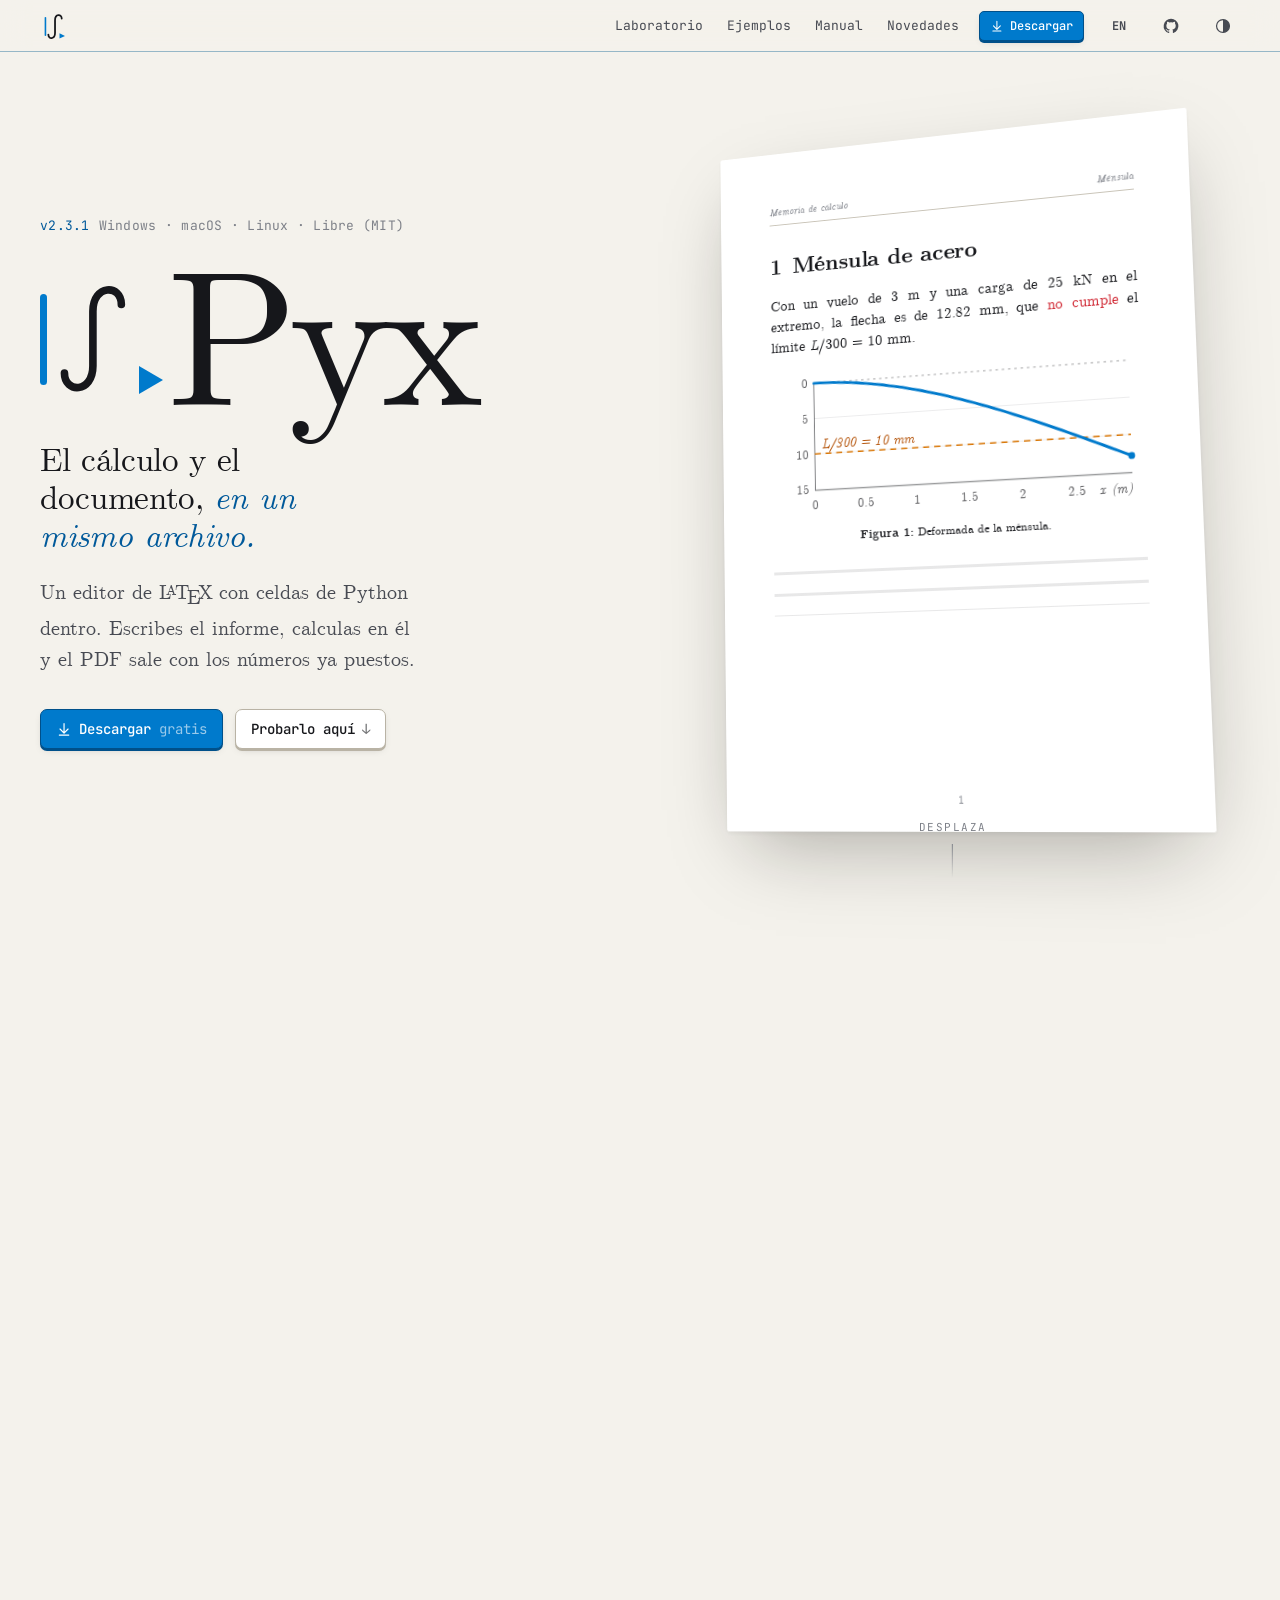
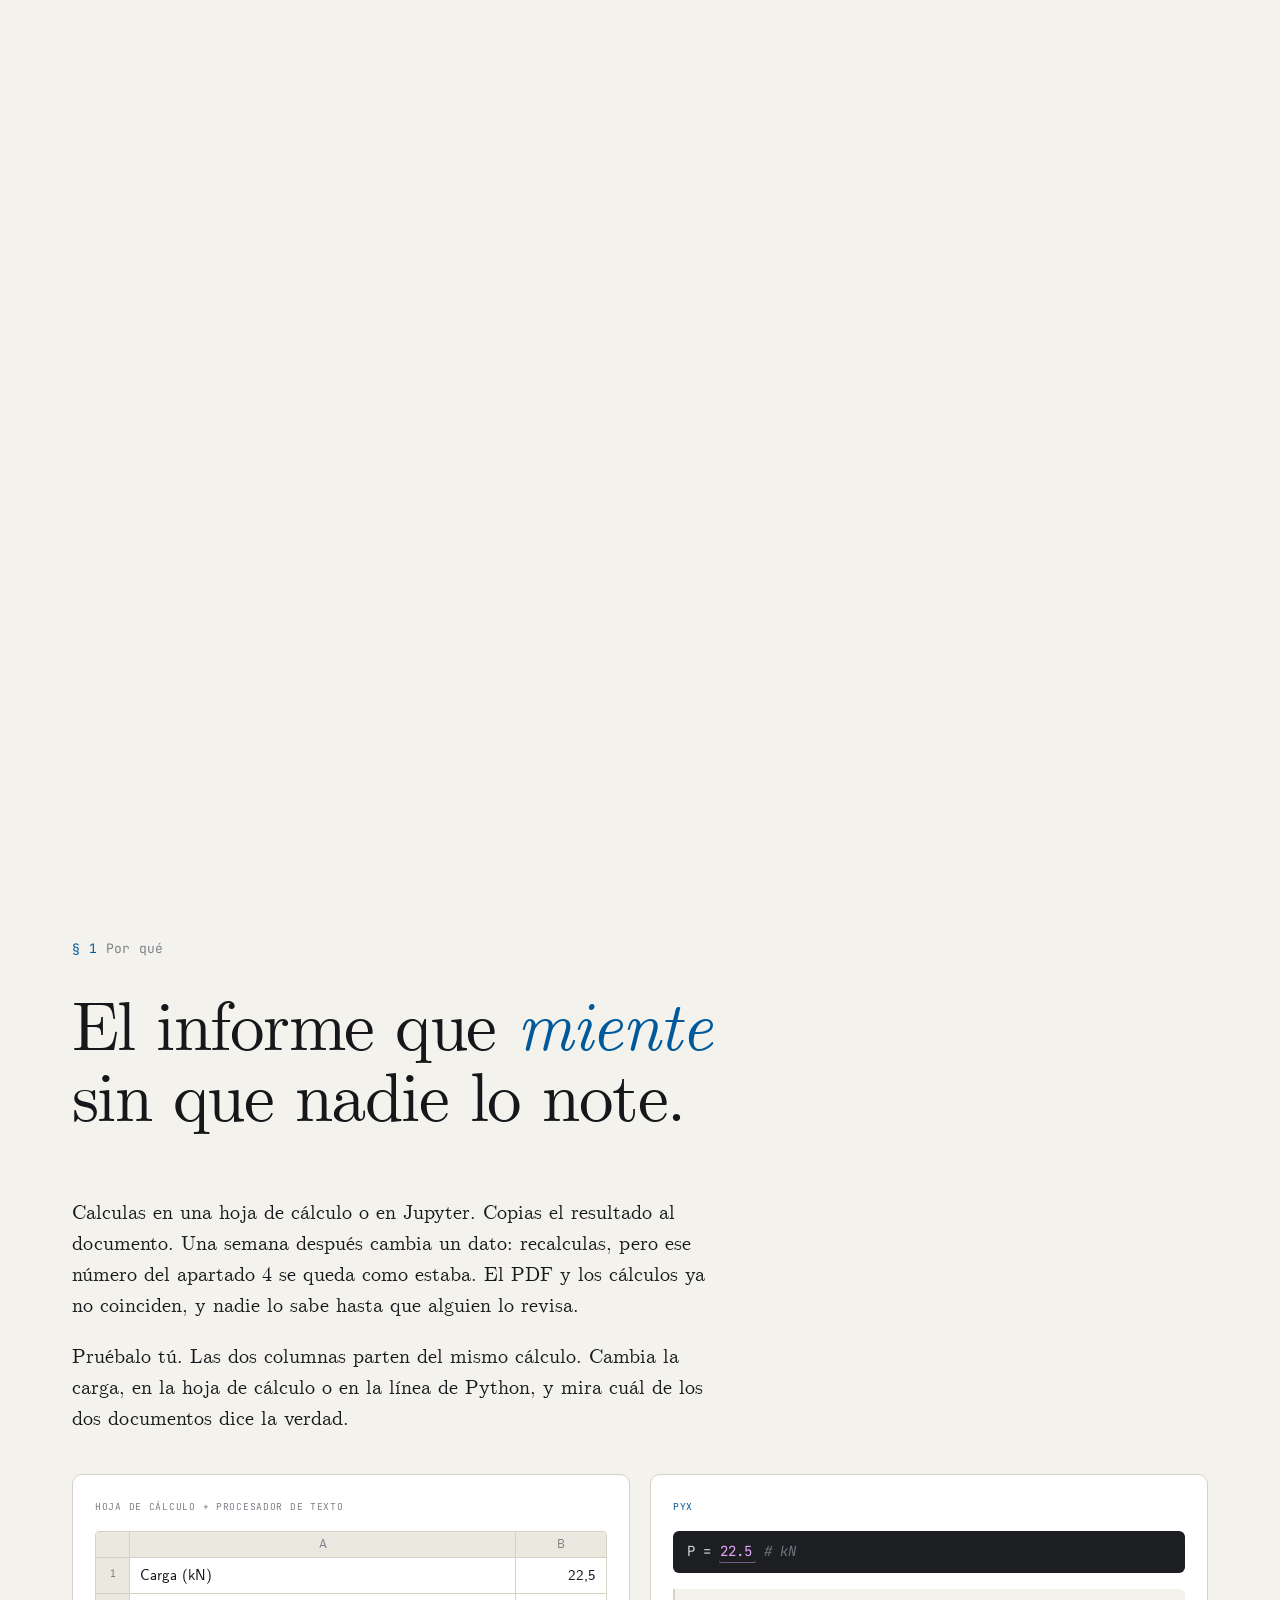
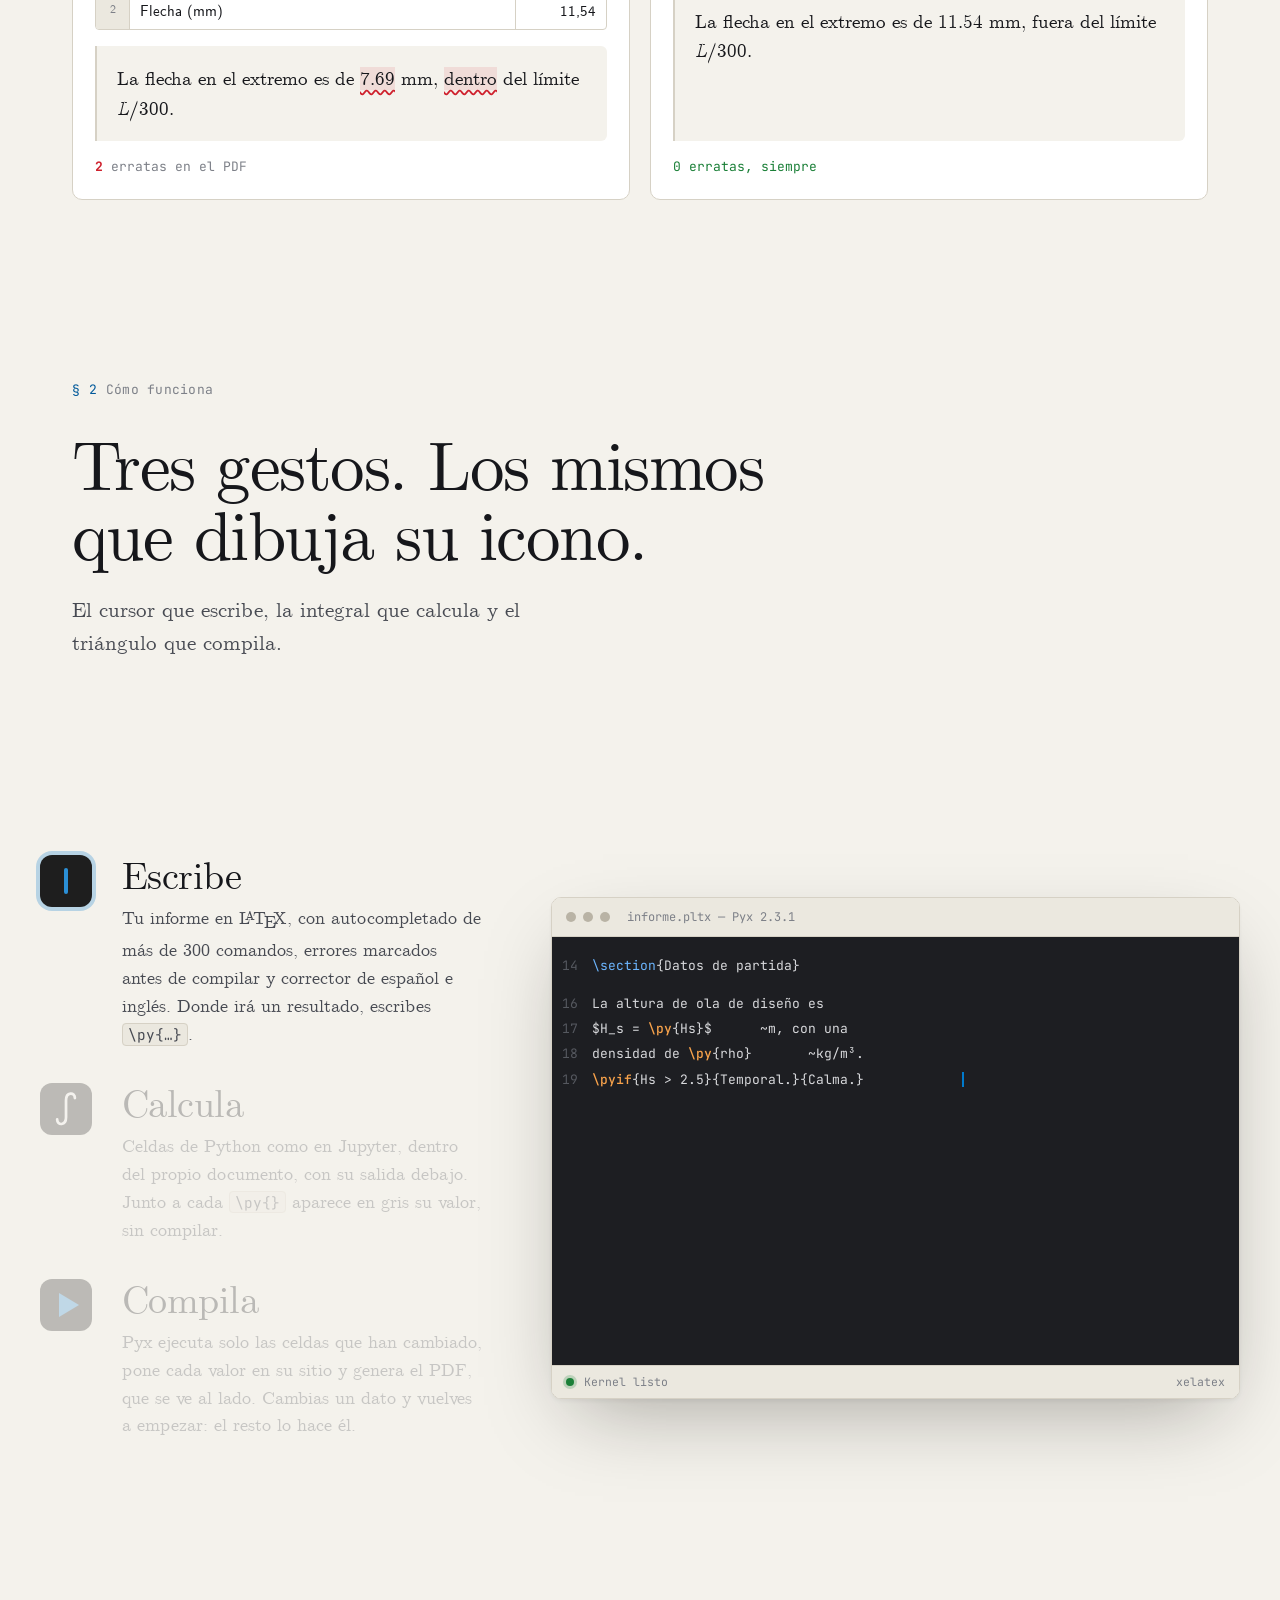
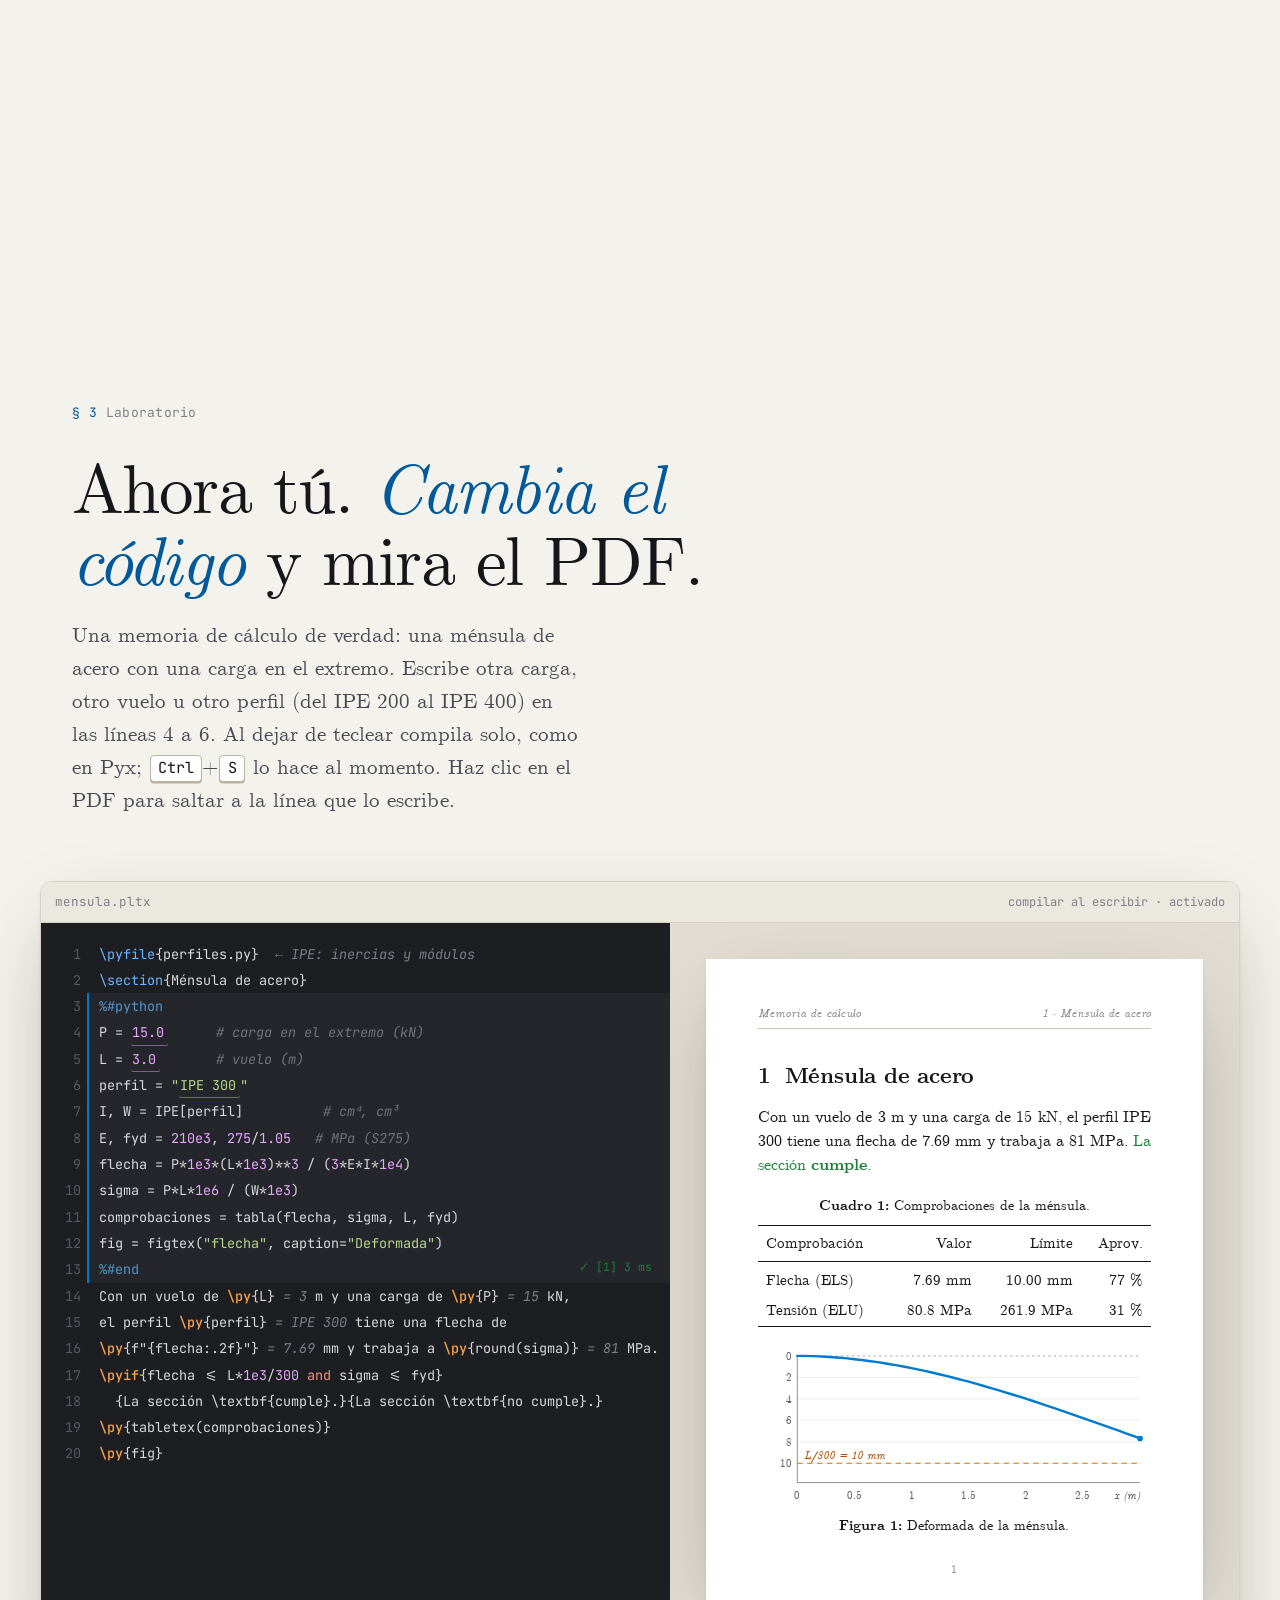
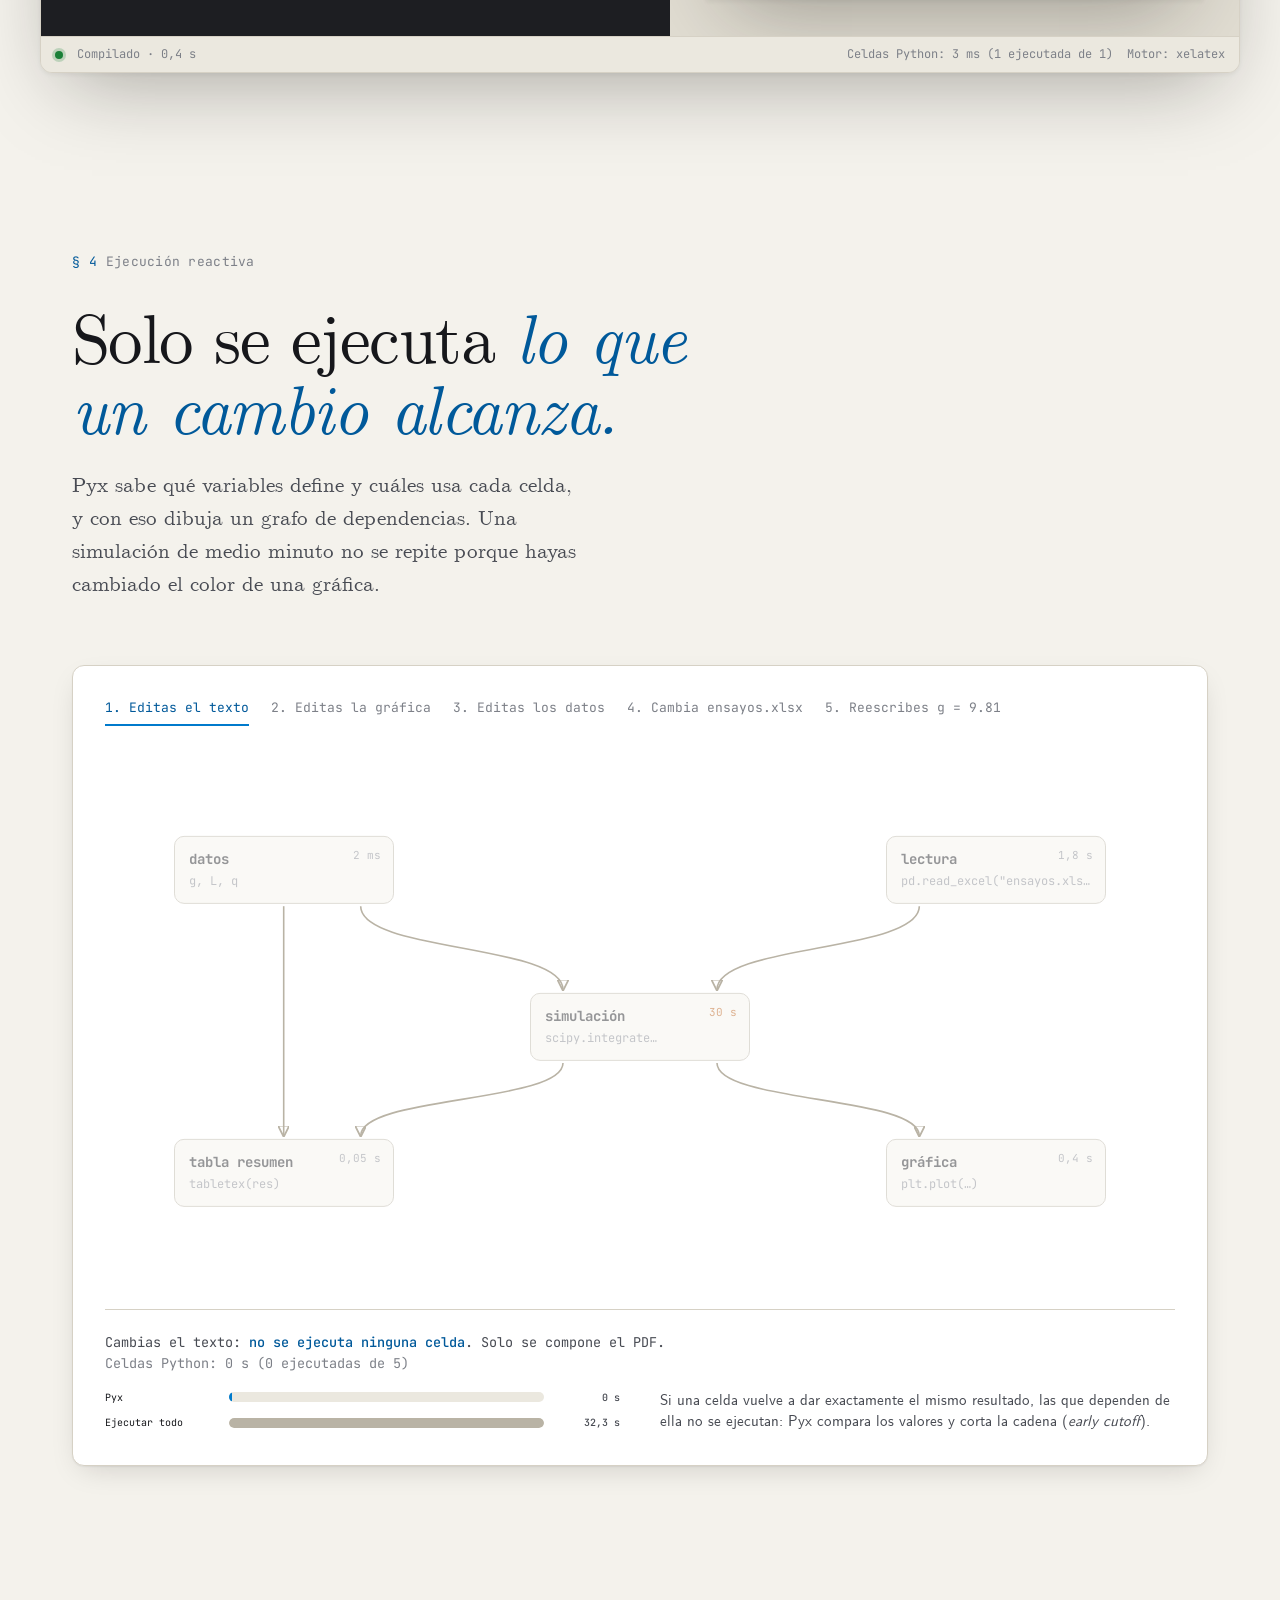
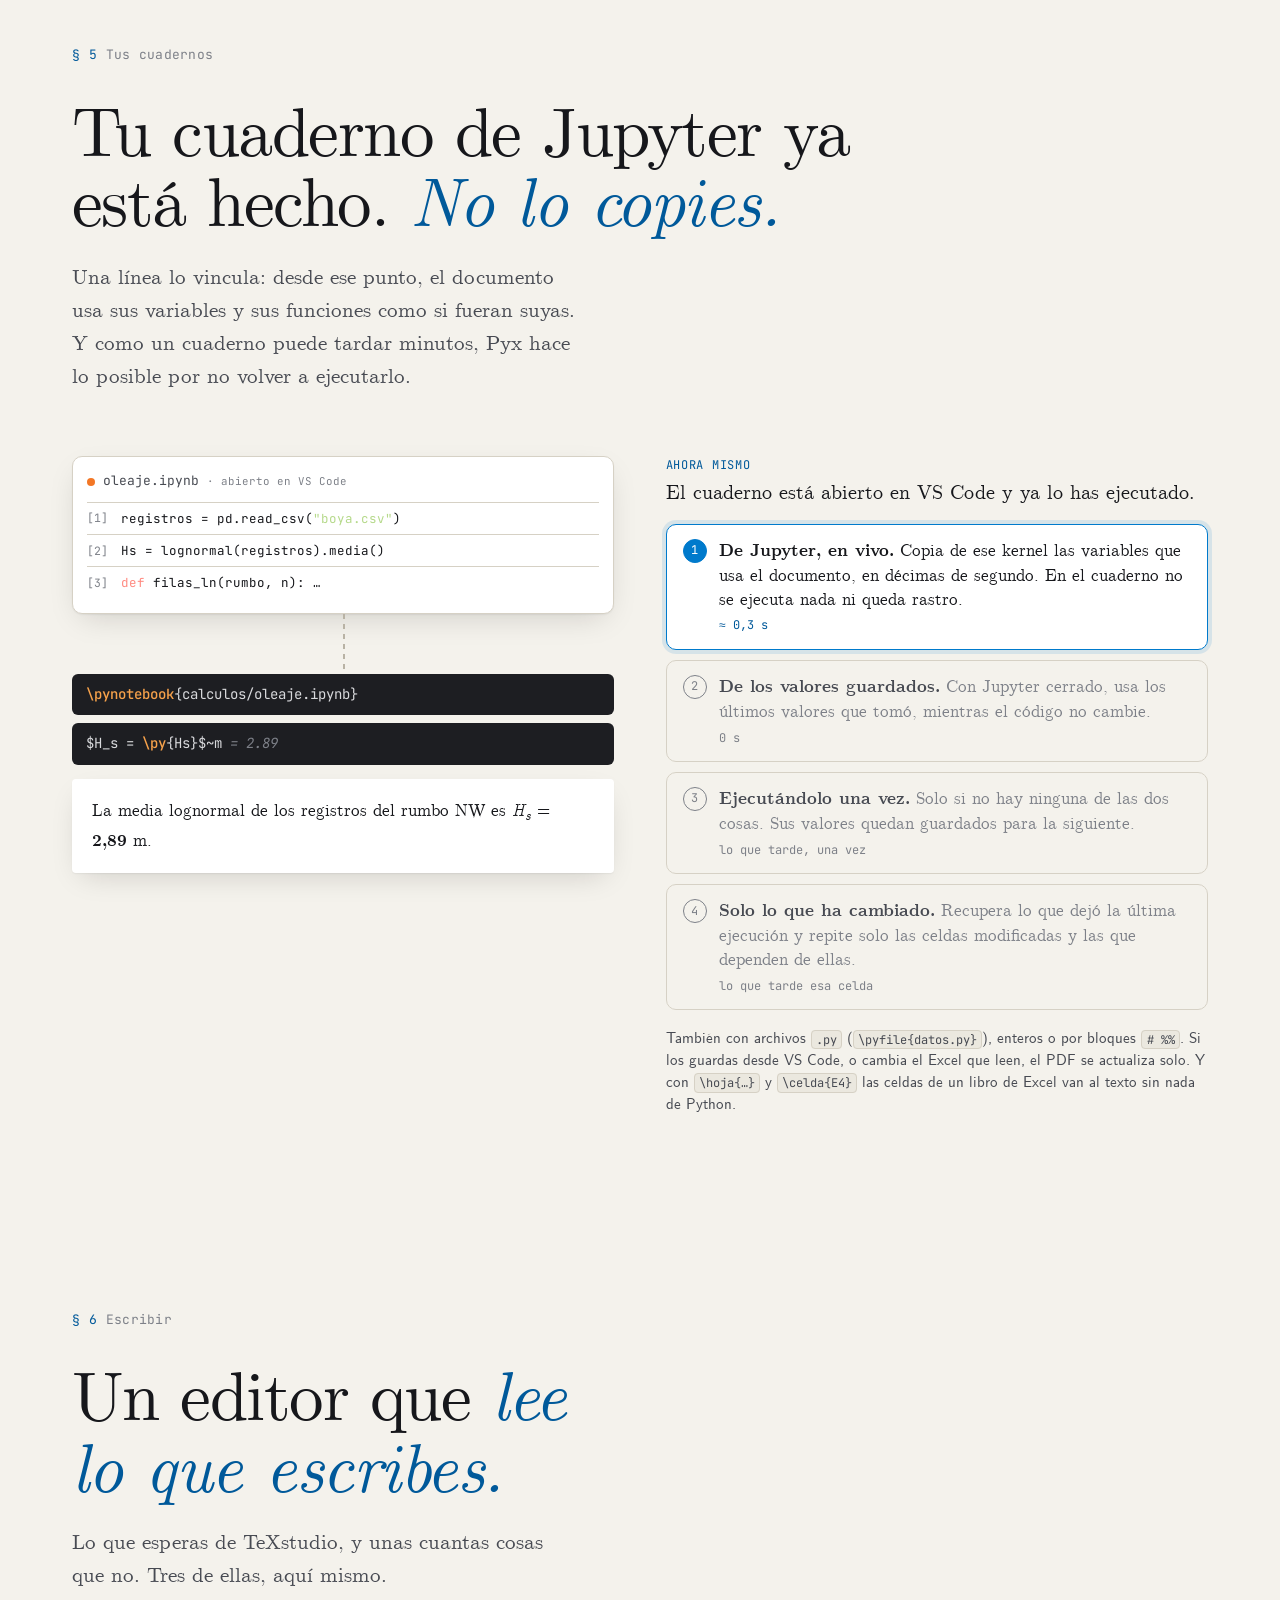
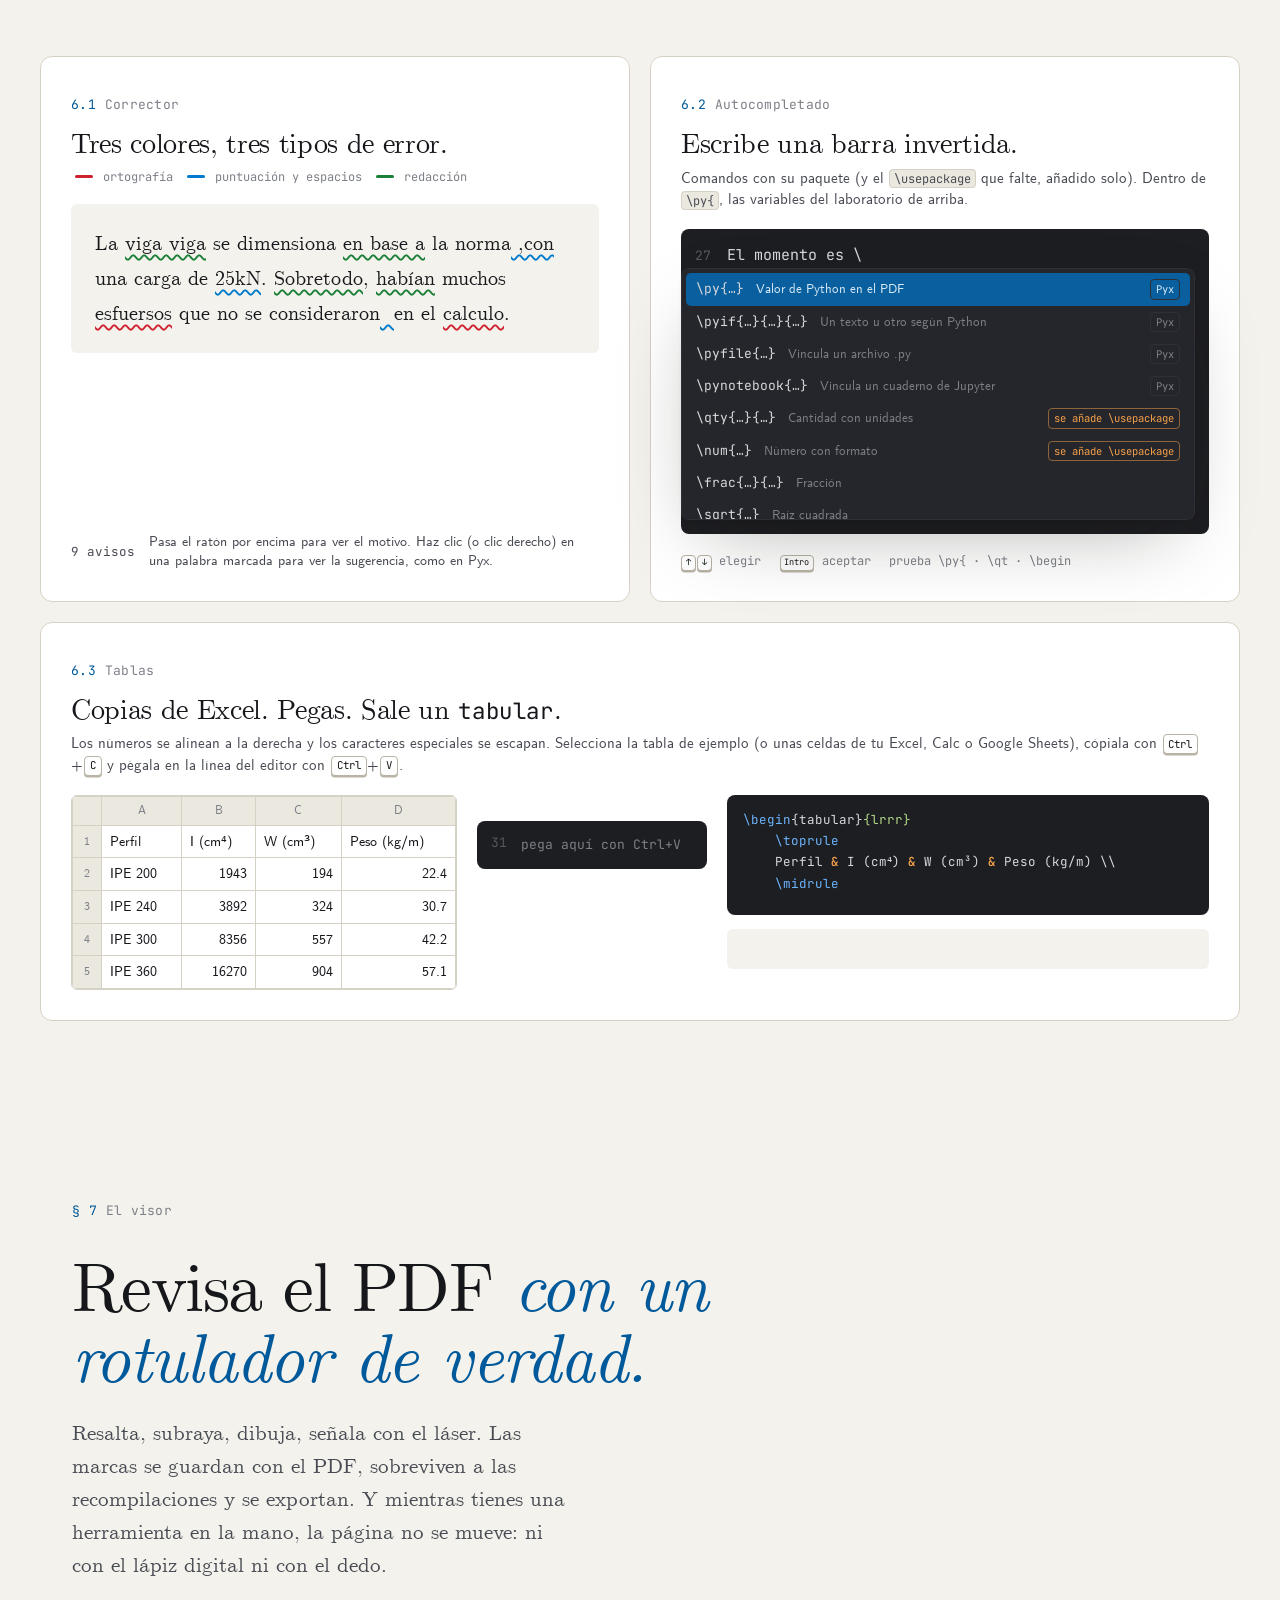
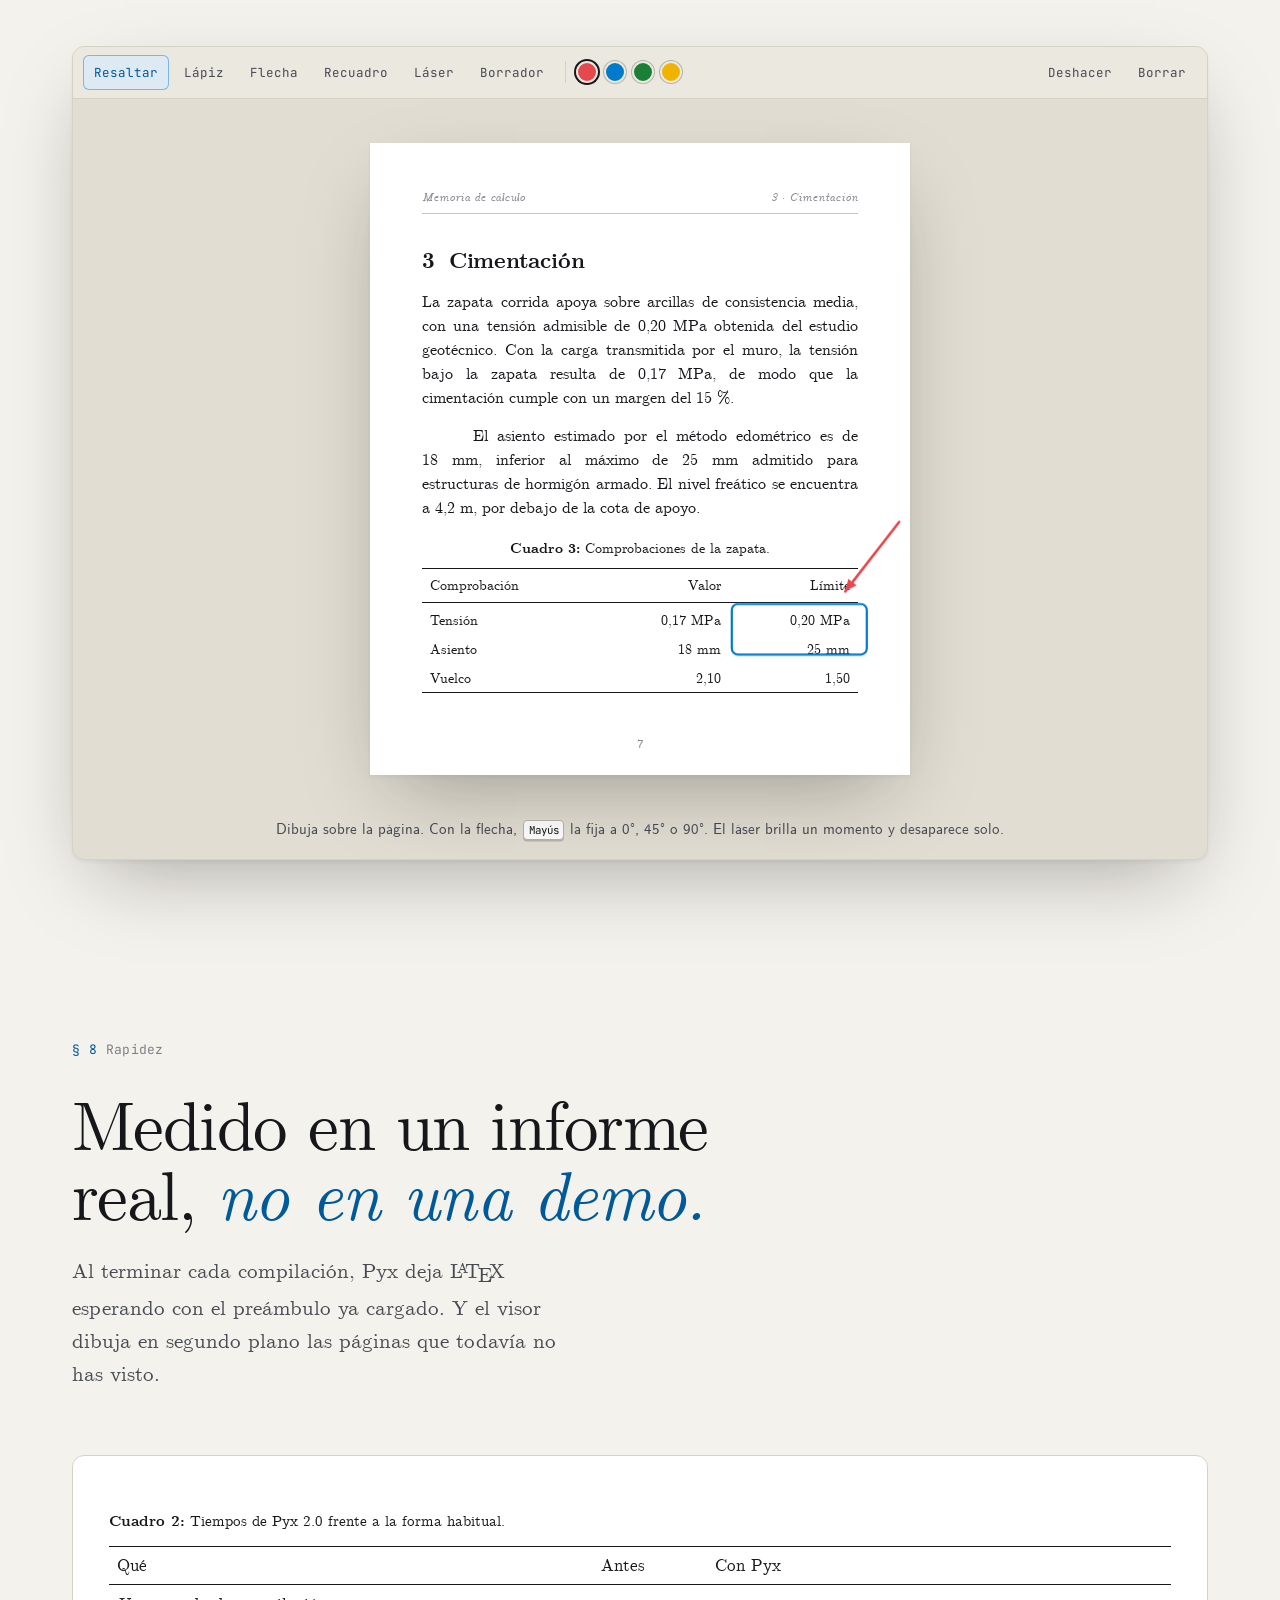
<file: index.html>
<!doctype html>
<html lang="es">
<head>
  <meta charset="utf-8">
  <meta name="viewport" content="width=device-width, initial-scale=1">
  <title>Pyx · El cálculo y el documento, en un mismo archivo</title>
  <meta name="description" content="Pyx es un editor de LaTeX con celdas de Python dentro. Escribes el informe, calculas en él y el PDF sale con los números ya puestos. Cambias un dato y todo se actualiza.">
  <meta name="theme-color" content="#f4f2ec" media="(prefers-color-scheme: light)">
  <meta name="theme-color" content="#111214" media="(prefers-color-scheme: dark)">
  <meta property="og:type" content="website">
  <meta property="og:title" content="Pyx · El cálculo y el documento, en un mismo archivo">
  <meta property="og:description" content="Un editor de LaTeX con celdas de Python dentro. Cambias un dato y el PDF entero se pone al día.">
  <meta property="og:image" content="assets/img/og.png">
  <meta property="og:locale" content="es_ES">
  <meta name="twitter:card" content="summary_large_image">
  <link rel="icon" href="assets/img/logo.svg" type="image/svg+xml">
  <link rel="icon" href="assets/img/favicon-32.png" sizes="32x32" type="image/png">
  <link rel="apple-touch-icon" href="assets/img/icon.png">
  <script>try{var t=localStorage.getItem('pyx-tema');if(t)document.documentElement.dataset.theme=t}catch(e){}</script>
  <link rel="preload" href="assets/fonts/cmu-serif-500-roman.woff2" as="font" type="font/woff2" crossorigin>
  <link rel="preload" href="assets/fonts/jetbrains-mono-latin-400-normal.woff2" as="font" type="font/woff2" crossorigin>
  <link rel="stylesheet" href="assets/css/base.css?v=20261125a">
  <link rel="stylesheet" href="assets/css/home.css?v=20261125a">
  <link rel="alternate" hreflang="es" href="https://lorgioo.github.io/Pyx-web/">
  <link rel="alternate" hreflang="en" href="https://lorgioo.github.io/Pyx-web/en/">
</head>
<body>
<a class="skip" href="#por-que">Saltar al contenido</a>

<svg width="0" height="0" style="position:absolute" aria-hidden="true">
  <defs>
    <symbol id="logo" viewBox="-2 -4 86 104">
      <rect x=".5" y="11.15" width="6.25" height="74.4" rx="3.1" fill="var(--blue)"/>
      <path d="M67.2 16.93C67.2-1.91 41.1-1.91 41.1 23.21V73.46C41.1 98.59 15 98.59 15 79.74" fill="none" stroke="currentColor" stroke-width="7" stroke-linecap="round"/>
      <path d="M80.06 84.77 58.5 95.28V74.26Z" fill="var(--blue)"/>
    </symbol>
    <symbol id="i-sun" viewBox="0 0 24 24"><circle cx="12" cy="12" r="4.2" fill="none" stroke="currentColor" stroke-width="1.6"/><path d="M12 12m0-8.6v0M12 2.2v2.2M12 19.6v2.2M2.2 12h2.2M19.6 12h2.2M5 5l1.6 1.6M17.4 17.4 19 19M5 19l1.6-1.6M17.4 6.6 19 5" stroke="currentColor" stroke-width="1.6" stroke-linecap="round"/></symbol>
    <symbol id="i-contrast" viewBox="0 0 24 24"><circle cx="12" cy="12" r="8.6" fill="none" stroke="currentColor" stroke-width="1.6"/><path d="M12 3.4a8.6 8.6 0 0 1 0 17.2Z" fill="currentColor"/></symbol>
    <symbol id="i-menu" viewBox="0 0 24 24"><path d="M4 7h16M4 12h16M4 17h10" stroke="currentColor" stroke-width="1.7" stroke-linecap="round"/></symbol>
    <symbol id="i-win" viewBox="0 0 24 24"><path d="M3 5.3 10.4 4.3v7.1H3Zm8.4-1.2L21 2.8v8.6h-9.6ZM3 12.6h7.4v7.1L3 18.7Zm8.4 0H21v8.6l-9.6-1.3Z" fill="currentColor"/></symbol>
    <symbol id="i-mac" viewBox="0 0 24 24"><path d="M16.4 12.7c0-2.2 1.8-3.2 1.9-3.3-1-1.5-2.6-1.7-3.2-1.7-1.4-.1-2.6.8-3.3.8-.7 0-1.7-.8-2.9-.8-1.5 0-2.9.9-3.6 2.2-1.6 2.7-.4 6.7 1.1 8.9.7 1.1 1.6 2.3 2.8 2.2 1.1 0 1.5-.7 2.9-.7 1.3 0 1.7.7 2.9.7 1.2 0 2-1.1 2.7-2.2.9-1.2 1.2-2.4 1.2-2.5-.1 0-2.5-.9-2.5-3.6ZM14.2 6.1c.6-.8 1-1.8.9-2.9-.9 0-2 .6-2.7 1.4-.6.7-1.1 1.8-1 2.8 1 .1 2.1-.5 2.8-1.3Z" fill="currentColor"/></symbol>
    <symbol id="i-linux" viewBox="0 0 24 24"><path d="M12 2.5c-2.2 0-3.3 1.9-3.3 4.4 0 1.2.3 2.1-.6 3.4-1 1.4-2.6 3.6-2.6 6 0 .7.2 1.3.5 1.8-.8.4-1.6 1-1.4 1.8.3 1 2 .7 3.2 1.4 1 .6 2.3.6 2.9-.2h2.6c.6.8 1.9.8 2.9.2 1.2-.7 2.9-.4 3.2-1.4.2-.8-.6-1.4-1.4-1.8.3-.5.5-1.1.5-1.8 0-2.4-1.6-4.6-2.6-6-.9-1.3-.6-2.2-.6-3.4 0-2.5-1.1-4.4-3.3-4.4Z" fill="none" stroke="currentColor" stroke-width="1.5" stroke-linejoin="round"/><circle cx="10.6" cy="7.4" r=".9" fill="currentColor"/><circle cx="13.4" cy="7.4" r=".9" fill="currentColor"/></symbol>
    <symbol id="i-gh" viewBox="0 0 24 24"><path d="M12 2.3a9.8 9.8 0 0 0-3.1 19.1c.5.1.7-.2.7-.5v-1.7c-2.7.6-3.3-1.3-3.3-1.3-.4-1.1-1.1-1.4-1.1-1.4-.9-.6.1-.6.1-.6 1 .1 1.5 1 1.5 1 .9 1.5 2.3 1.1 2.9.8.1-.6.3-1.1.6-1.3-2.2-.2-4.5-1.1-4.5-4.9 0-1.1.4-2 1-2.7-.1-.2-.4-1.2.1-2.6 0 0 .8-.3 2.7 1a9.4 9.4 0 0 1 4.9 0c1.9-1.3 2.7-1 2.7-1 .5 1.4.2 2.4.1 2.6.6.7 1 1.6 1 2.7 0 3.8-2.3 4.7-4.5 4.9.4.3.7.9.7 1.8v2.7c0 .3.2.6.7.5A9.8 9.8 0 0 0 12 2.3Z" fill="currentColor"/></symbol>
    <symbol id="i-arrow" viewBox="0 0 24 24"><path d="M5 12h13M13 6l6 6-6 6" fill="none" stroke="currentColor" stroke-width="1.8" stroke-linecap="round" stroke-linejoin="round"/></symbol>
    <symbol id="i-down" viewBox="0 0 24 24"><path d="M12 4v13M6 12l6 6 6-6M5 21h14" fill="none" stroke="currentColor" stroke-width="1.8" stroke-linecap="round" stroke-linejoin="round"/></symbol>
  </defs>
</svg>

<header class="runhead">
  <a class="brand" href="./" aria-label="Pyx, inicio"><svg aria-hidden="true"><use href="#logo"/></svg></a>
  <nav aria-label="Principal">
    <a href="#laboratorio">Laboratorio</a>
    <a href="ejemplos/">Ejemplos</a>
    <a href="manual/">Manual</a>
    <a href="novedades/">Novedades</a>
    <a class="key small primary" href="#descargar"><svg aria-hidden="true"><use href="#i-down"/></svg>Descargar</a>
  </nav>
  <a class="icon-btn lang-btn" href="en/" hreflang="en" lang="en" title="View in English" aria-label="View in English">EN</a>
  <a class="icon-btn gh-btn" href="https://github.com/LorGIOO/Pyx" aria-label="El código de Pyx en GitHub" title="El código de Pyx en GitHub"><svg aria-hidden="true"><use href="#i-gh"/></svg></a>
  <button class="icon-btn" type="button" data-theme-toggle aria-label="Cambiar el tema"><svg aria-hidden="true"><use href="#i-contrast"/></svg></button>
  <button class="icon-btn menu-btn" type="button" aria-label="Menú" aria-expanded="false"><svg aria-hidden="true"><use href="#i-menu"/></svg></button>
</header>

<main>

<!-- =====================================================================
     PORTADA — una hoja que se gira: todo PDF tiene un reverso
     ===================================================================== -->
<section class="hero" id="portada" aria-label="Portada">
  <div class="hero-stage">
    <div class="hero-copy">
      <div class="hero-step is-on" data-step="0">
        <p class="eyebrow"><span>v2.3.1</span><span class="n">Windows · macOS · Linux · Libre (MIT)</span></p>
        <h1 class="hero-title">
          <span class="glyphs" aria-hidden="true"><i class="g-cursor"></i><svg class="g-int" viewBox="10 -4 62 106"><path d="M67.2 16.93C67.2-1.91 41.1-1.91 41.1 23.21V73.46C41.1 98.59 15 98.59 15 79.74"/></svg><i class="g-run"></i></span>
          <span class="word">Pyx</span>
        </h1>
        <p class="hero-lede">El cálculo y el documento, <em>en un mismo archivo.</em></p>
        <p class="hero-sub">Un editor de <span class="latex">L<sup>a</sup>T<sub>e</sub>X</span> con celdas de Python dentro. Escribes el informe, calculas en él y el PDF sale con los números ya puestos.</p>
        <div class="hero-actions">
          <a class="key primary" href="#descargar"><svg aria-hidden="true"><use href="#i-down"/></svg>Descargar <span class="k-hint">gratis</span></a>
          <a class="key" href="#laboratorio">Probarlo aquí <span class="k-hint">↓</span></a>
        </div>
      </div>
      <div class="hero-step" data-step="1">
        <p class="eyebrow"><span>¶ El reverso</span></p>
        <h2 class="hero-h">Todo informe tiene un&nbsp;reverso.</h2>
        <p class="hero-sub">Dale la vuelta a la hoja: cada número del PDF es una línea de Python que se ha ejecutado. Las celdas son comentarios de <span class="latex">L<sup>a</sup>T<sub>e</sub>X</span>, así que el archivo sigue siendo <span class="latex">L<sup>a</sup>T<sub>e</sub>X</span> válido.</p>
      </div>
      <div class="hero-step" data-step="2">
        <p class="eyebrow"><span>¶ Un dato cambia</span></p>
        <h2 class="hero-h">Cambias la carga. El informe entero se&nbsp;entera.</h2>
        <p class="hero-sub">El número del párrafo, la conclusión y la gráfica. Sin copiar nada de ningún sitio: solo cambias una línea del código.</p>
        <div class="hero-edit code-line mono"><label for="hero-p">P = </label><input class="code-in" id="hero-p" value="15.0" inputmode="decimal" spellcheck="false" autocomplete="off" data-hero-p><span class="tk-com">  # carga (kN)</span></div>
        <p class="hero-note mono" data-hero-note>Escribe otra carga en la línea de arriba.</p>
      </div>
    </div>

    <div class="hero-scene" aria-hidden="true">
      <div class="sheet3d" data-sheet>
        <div class="face face-front">
          <div class="pdf-page">
            <div class="pdf-runhead"><span>Memoria de cálculo</span><span>Ménsula</span></div>
            <h3 class="pdf-h"><span>1</span>Ménsula de acero</h3>
            <p class="pdf-p">Con un vuelo de <span class="v">3</span>&nbsp;m y una carga de <span class="v" data-h="P">15</span>&nbsp;kN en el extremo, la flecha es de <span class="v" data-h="f">7.69</span>&nbsp;mm, que <span class="v verdict" data-h="ok">cumple</span> el límite <i>L</i>/300&nbsp;=&nbsp;<span class="v">10</span>&nbsp;mm.</p>
            <svg class="pdf-plot" viewBox="0 0 300 120" data-h="plot"></svg>
            <p class="pdf-cap"><b>Figura 1:</b> Deformada de la ménsula.</p>
            <p class="pdf-p pdf-ghost"></p>
            <div class="pdf-foot">1</div>
          </div>
        </div>
        <div class="face face-back">
          <div class="editor-mini">
            <div class="ed-tabs"><span class="on">mensula.pltx</span></div>
            <ol class="ed-lines">
              <li><span class="tk-cmd">\section</span>{Ménsula de acero}</li>
              <li class="cell-start"><span class="tk-cell">%#python</span></li>
              <li class="cell">P = <span class="tk-num" data-h="Pcode">15.0</span>   <span class="tk-com"># carga (kN)</span></li>
              <li class="cell">L = <span class="tk-num">3.0</span>    <span class="tk-com"># vuelo (m)</span></li>
              <li class="cell">E, I = <span class="tk-num">210e3</span>, <span class="tk-num">8356e4</span></li>
              <li class="cell">flecha = P*<span class="tk-num">1e3</span>*(L*<span class="tk-num">1e3</span>)**<span class="tk-num">3</span> / (<span class="tk-num">3</span>*E*I)</li>
              <li class="cell">admisible = L*<span class="tk-num">1e3</span> / <span class="tk-num">300</span></li>
              <li class="cell-end"><span class="tk-cell">%#end</span></li>
              <li>Con un vuelo de <span class="tk-py">\py</span>{L} m y una carga de</li>
              <li><span class="tk-py">\py</span>{P} kN en el extremo, la flecha es</li>
              <li>de <span class="tk-py">\py</span>{f"{flecha:.2f}"} mm, que</li>
              <li><span class="tk-py">\pyif</span>{flecha &lt;= admisible}{cumple}{no cumple}</li>
              <li>el límite $L/300$ = <span class="tk-py">\py</span>{admisible} mm.</li>
              <li><span class="tk-py">\py</span>{figtex(<span class="tk-str">"flecha"</span>)}</li>
            </ol>
          </div>
        </div>
      </div>
      <div class="scroll-hint mono"><span>desplaza</span><i></i></div>
    </div>
  </div>
</section>

<!-- =====================================================================
     § 1 — Por qué existe Pyx
     ===================================================================== -->
<section class="chapter" id="por-que" data-chapter="<b>§ 1</b> · Por qué">
  <div class="wrap">
    <header class="chap-head reveal">
      <p class="eyebrow"><span>§ 1</span><span class="n">Por qué</span></p>
      <h2>El informe que <em>miente</em> sin que nadie lo&nbsp;note.</h2>
    </header>
    <div class="prose reveal">
      <p>Calculas en una hoja de cálculo o en Jupyter. Copias el resultado al documento. Una semana después cambia un dato: recalculas, pero ese número del apartado 4 se queda como estaba. El PDF y los cálculos ya no coinciden, y nadie lo sabe hasta que alguien lo&nbsp;revisa.</p>
      <p>Pruébalo tú. Las dos columnas parten del mismo cálculo. Cambia la carga, en la hoja de cálculo o en la línea de Python, y mira cuál de los dos documentos dice la&nbsp;verdad.</p>
    </div>

    <div class="errata reveal" data-errata>
      <div class="errata-cols">
        <article class="errata-col old">
          <header><span class="mono">Hoja de cálculo + procesador de texto</span></header>
          <div class="sheet-mini">
            <div class="xl-row xl-head"><span></span><span>A</span><span>B</span></div>
            <div class="xl-row"><span>1</span><span>Carga (kN)</span><span class="xl-edit"><input class="xl-in" value="15,0" inputmode="decimal" spellcheck="false" autocomplete="off" aria-label="Carga en la hoja de cálculo, en kilonewtons" data-xl-p></span></div>
            <div class="xl-row"><span>2</span><span>Flecha (mm)</span><span data-xl-f>7.69</span></div>
          </div>
          <div class="doc-mini">
            <p>La flecha en el extremo es de <span class="stale" data-old-f>7.69</span>&nbsp;mm, <span class="stale" data-old-v>dentro</span> del límite <i>L</i>/300.</p>
          </div>
          <footer class="errata-count mono"><span data-errata-n>0</span> erratas en el PDF</footer>
        </article>
        <article class="errata-col new">
          <header><span class="mono">Pyx</span></header>
          <div class="code-line mono"><label for="errata-p">P = </label><input class="code-in" id="errata-p" value="15.0" inputmode="decimal" spellcheck="false" autocomplete="off" data-new-p><span class="tk-com">  # kN</span></div>
          <div class="doc-mini">
            <p>La flecha en el extremo es de <span class="live" data-new-f>7.69</span>&nbsp;mm, <span class="live" data-new-v>dentro</span> del límite <i>L</i>/300.</p>
          </div>
          <footer class="errata-count ok mono">0 erratas, siempre</footer>
        </article>
      </div>
    </div>
  </div>
</section>

<!-- =====================================================================
     § 2 — Tres gestos: | ∫ ▶
     ===================================================================== -->
<section class="chapter gestures" id="como" data-chapter="<b>§ 2</b> · Cómo funciona">
  <div class="wrap">
    <header class="chap-head reveal">
      <p class="eyebrow"><span>§ 2</span><span class="n">Cómo funciona</span></p>
      <h2>Tres gestos. Los mismos que dibuja su&nbsp;icono.</h2>
      <p class="chap-sub">El cursor que escribe, la integral que calcula y el triángulo que compila.</p>
    </header>
  </div>
  <div class="gest-track" data-gestures>
    <div class="gest-stage">
      <div class="gest-copy">
        <ol class="gest-list">
          <li class="is-on" data-g="0">
            <span class="gest-glyph g0" aria-hidden="true"><i></i></span>
            <h3>Escribe</h3>
            <p>Tu informe en <span class="latex">L<sup>a</sup>T<sub>e</sub>X</span>, con autocompletado de más de 300 comandos, errores marcados antes de compilar y corrector de español e inglés. Donde irá un resultado, escribes <code>\py{…}</code>.</p>
          </li>
          <li data-g="1">
            <span class="gest-glyph g1" aria-hidden="true"><svg viewBox="10 -4 62 106"><path d="M67.2 16.93C67.2-1.91 41.1-1.91 41.1 23.21V73.46C41.1 98.59 15 98.59 15 79.74"/></svg></span>
            <h3>Calcula</h3>
            <p>Celdas de Python como en Jupyter, dentro del propio documento, con su salida debajo. Junto a cada <code>\py{}</code> aparece en gris su valor, sin compilar.</p>
          </li>
          <li data-g="2">
            <span class="gest-glyph g2" aria-hidden="true"><i></i></span>
            <h3>Compila</h3>
            <p>Pyx ejecuta solo las celdas que han cambiado, pone cada valor en su sitio y genera el PDF, que se ve al lado. Cambias un dato y vuelves a&nbsp;empezar: el resto lo hace&nbsp;él.</p>
          </li>
        </ol>
      </div>
      <div class="gest-visual" aria-hidden="true">
        <div class="win">
          <div class="win-bar"><span></span><span></span><span></span><b>informe.pltx — Pyx 2.3.1</b></div>
          <div class="win-body">
            <div class="win-editor">
              <div class="wl"><em>14</em><span class="tk-cmd">\section</span>{Datos de partida}</div>
              <div class="wl gcell"><em>15</em><span class="cellbox"><span>g = <span class="tk-num">9.81</span>   <span class="tk-com"># gravedad (m/s²)</span></span><span>rho = <span class="tk-num">1025</span> <span class="tk-com"># agua de mar (kg/m³)</span></span><span>Hs = <span class="tk-num">2.8</span>   <span class="tk-com"># ola de diseño (m)</span></span><small class="cell-out">✓ [1]  4 ms</small></span></div>
              <div class="wl"><em>16</em>La altura de ola de diseño es</div>
              <div class="wl"><em>17</em>$H_s = <span class="tk-py">\py</span>{Hs}$<span class="ghost"> = 2.8</span>~m, con una</div>
              <div class="wl"><em>18</em>densidad de <span class="tk-py">\py</span>{rho}<span class="ghost"> = 1025</span>~kg/m³.</div>
              <div class="wl typing"><em>19</em><span class="tk-py">\pyif</span>{Hs &gt; 2.5}{Temporal.}{Calma.}<span class="ghost"> = Temporal.</span><i class="caret"></i></div>
            </div>
            <div class="win-pdf">
              <div class="mini-page">
                <h4><span>1</span> Datos de partida</h4>
                <p>La altura de ola de diseño es <i>H<sub>s</sub></i> = <b class="pv">2.8</b>&nbsp;m, con una densidad de <b class="pv">1025</b>&nbsp;kg/m³. <b class="pv">Temporal.</b></p>
                <div class="mini-lines"><i></i><i></i><i></i><i style="width:60%"></i></div>
              </div>
            </div>
          </div>
          <div class="win-status"><span class="led"></span><span data-gstatus>Kernel listo</span><span class="sp"></span><span>xelatex</span></div>
        </div>
      </div>
    </div>
  </div>
</section>

<!-- =====================================================================
     § 3 — Laboratorio
     ===================================================================== -->
<section class="chapter lab-chapter" id="laboratorio" data-chapter="<b>§ 3</b> · Laboratorio">
  <div class="wrap">
    <header class="chap-head reveal">
      <p class="eyebrow"><span>§ 3</span><span class="n">Laboratorio</span></p>
      <h2>Ahora tú. <em>Cambia el código</em> y mira el&nbsp;PDF.</h2>
      <p class="chap-sub">Una memoria de cálculo de verdad: una ménsula de acero con una carga en el extremo. Escribe otra carga, otro vuelo u otro perfil (del IPE 200 al IPE 400) en las líneas 4 a 6. Al dejar de teclear compila solo, como en Pyx; <kbd>Ctrl</kbd>+<kbd>S</kbd> lo hace al momento. Haz clic en el PDF para saltar a la línea que lo escribe.</p>
    </header>
  </div>

  <div class="lab reveal" data-lab>
    <div class="lab-toolbar">
      <div class="lab-tabs" role="tablist" aria-label="Vista">
        <button class="lab-tab is-on" role="tab" aria-selected="true" data-lab-view="code">Código</button>
        <button class="lab-tab" role="tab" aria-selected="false" data-lab-view="pdf">PDF</button>
      </div>
      <span class="lab-file mono">mensula.pltx</span>
      <span class="sp"></span>
      <span class="lab-hint mono hide-sm">compilar al escribir · activado</span>
    </div>
    <div class="lab-body" data-view="code">
      <div class="lab-code" aria-label="Código del documento">
        <ol class="code-lines" data-lab-code>
          <li data-line="1"><span class="tk-cmd">\pyfile</span>{perfiles.py}<span class="ghost">  ← IPE: inercias y módulos</span></li>
          <li data-line="2"><span class="tk-cmd">\section</span>{Ménsula de acero}</li>
          <li data-line="3" class="c-start"><span class="tk-cell">%#python</span></li>
          <li data-line="4" class="c">P = <input class="code-in" data-var="P" value="15.0" inputmode="decimal" spellcheck="false" autocomplete="off" aria-label="Línea 4: carga P en kN">      <span class="tk-com"># carga en el extremo (kN)</span></li>
          <li data-line="5" class="c">L = <input class="code-in" data-var="L" value="3.0" inputmode="decimal" spellcheck="false" autocomplete="off" aria-label="Línea 5: vuelo L en metros">       <span class="tk-com"># vuelo (m)</span></li>
          <li data-line="6" class="c">perfil = <span class="tk-str">"</span><input class="code-in str" data-var="perfil" value="IPE 300" spellcheck="false" autocomplete="off" aria-label="Línea 6: perfil, de IPE 200 a IPE 400"><span class="tk-str">"</span></li>
          <li data-line="7" class="c">I, W = IPE[perfil]          <span class="tk-com"># cm⁴, cm³</span></li>
          <li data-line="8" class="c">E, fyd = <span class="tk-num">210e3</span>, <span class="tk-num">275</span>/<span class="tk-num">1.05</span>   <span class="tk-com"># MPa (S275)</span></li>
          <li data-line="9" class="c">flecha = P*<span class="tk-num">1e3</span>*(L*<span class="tk-num">1e3</span>)**<span class="tk-num">3</span> / (<span class="tk-num">3</span>*E*I*<span class="tk-num">1e4</span>)</li>
          <li data-line="10" class="c">sigma = P*L*<span class="tk-num">1e6</span> / (W*<span class="tk-num">1e3</span>)</li>
          <li data-line="11" class="c">comprobaciones = tabla(flecha, sigma, L, fyd)</li>
          <li data-line="12" class="c">fig = figtex(<span class="tk-str">"flecha"</span>, caption=<span class="tk-str">"Deformada"</span>)</li>
          <li data-line="13" class="c-end"><span class="tk-cell">%#end</span><span class="cell-run mono" data-lab-run>✓ [1] 3 ms</span></li>
          <li data-line="14">Con un vuelo de <span class="tk-py">\py</span>{L}<span class="ghost" data-g="L"> = 3.0</span> m y una carga de <span class="tk-py">\py</span>{P}<span class="ghost" data-g="P"> = 15.0</span> kN,</li>
          <li data-line="15">el perfil <span class="tk-py">\py</span>{perfil}<span class="ghost" data-g="perfil"> = IPE 300</span> tiene una flecha de</li>
          <li data-line="16"><span class="tk-py">\py</span>{f"{flecha:.2f}"}<span class="ghost" data-g="f"> = 7.69</span> mm y trabaja a <span class="tk-py">\py</span>{round(sigma)}<span class="ghost" data-g="s"> = 81</span> MPa.</li>
          <li data-line="17"><span class="tk-py">\pyif</span>{flecha &lt;= L*<span class="tk-num">1e3</span>/<span class="tk-num">300</span> <span class="tk-kw">and</span> sigma &lt;= fyd}</li>
          <li data-line="18">  {La sección \textbf{cumple}.}{La sección \textbf{no cumple}.}</li>
          <li data-line="19"><span class="tk-py">\py</span>{tabletex(comprobaciones)}</li>
          <li data-line="20"><span class="tk-py">\py</span>{fig}</li>
        </ol>
      </div>
      <div class="lab-pdf" aria-live="polite">
        <article class="pdf-page big" data-lab-pdf>
          <div class="pdf-runhead"><span>Memoria de cálculo</span><span>1 · Ménsula de acero</span></div>
          <h3 class="pdf-h" data-sync="2"><span>1</span>Ménsula de acero</h3>
          <p class="pdf-p" data-sync="14-18">Con un vuelo de <span class="v" data-o="L">3.0</span>&nbsp;m y una carga de <span class="v" data-o="P">15.0</span>&nbsp;kN, el perfil <span class="v" data-o="perfil">IPE 300</span> tiene una flecha de <span class="v" data-o="f">7.69</span>&nbsp;mm y trabaja a <span class="v" data-o="s">81</span>&nbsp;MPa. <span class="v verdict" data-o="verdict" data-sync="17-18">La sección <b>cumple</b>.</span></p>
          <table class="booktabs" data-sync="19">
            <caption><b>Cuadro 1:</b> Comprobaciones de la ménsula.</caption>
            <thead><tr><th>Comprobación</th><th>Valor</th><th>Límite</th><th>Aprov.</th></tr></thead>
            <tbody>
              <tr><td>Flecha (ELS)</td><td data-o="f2">7.69 mm</td><td data-o="adm">10.00 mm</td><td data-o="uf">77 %</td></tr>
              <tr><td>Tensión (ELU)</td><td data-o="s2">80.8 MPa</td><td>261.9 MPa</td><td data-o="us">31 %</td></tr>
            </tbody>
          </table>
          <figure class="pdf-fig" data-sync="20">
            <svg viewBox="0 0 360 150" data-o="plot" role="img" aria-label="Gráfica de la deformada de la ménsula"></svg>
            <figcaption><b>Figura 1:</b> Deformada de la ménsula.</figcaption>
          </figure>
          <div class="pdf-foot">1</div>
        </article>
      </div>
    </div>
    <div class="lab-status mono">
      <span class="led" data-lab-led></span>
      <span data-lab-state>Compilado · 0,4 s</span>
      <span class="sp"></span>
      <span class="hide-sm" data-lab-cells>Celdas Python: 3 ms (1 ejecutada de 1)</span>
      <span>Motor: xelatex</span>
    </div>
  </div>
</section>

<!-- =====================================================================
     § 4 — Ejecución reactiva
     ===================================================================== -->
<section class="chapter" id="reactivo" data-chapter="<b>§ 4</b> · Ejecución reactiva">
  <div class="wrap">
    <header class="chap-head reveal">
      <p class="eyebrow"><span>§ 4</span><span class="n">Ejecución reactiva</span></p>
      <h2>Solo se ejecuta <em>lo que un cambio&nbsp;alcanza.</em></h2>
      <p class="chap-sub">Pyx sabe qué variables define y cuáles usa cada celda, y con eso dibuja un grafo de dependencias. Una simulación de medio minuto no se repite porque hayas cambiado el color de una gráfica.</p>
    </header>

    <div class="dag reveal" data-dag>
      <ol class="dag-steps mono" aria-label="Cinco cambios, uno tras otro">
        <li data-dag-do="texto">Editas el texto</li>
        <li data-dag-do="grafica">Editas la gráfica</li>
        <li data-dag-do="datos">Editas los datos</li>
        <li data-dag-do="excel">Cambia ensayos.xlsx</li>
        <li data-dag-do="mismo">Reescribes g = 9.81</li>
      </ol>
      <div class="dag-board">
        <svg class="dag-svg" viewBox="0 0 720 360" role="img" aria-label="Grafo de dependencias de cinco celdas">
          <defs><marker id="ah" viewBox="0 0 10 10" refX="9" refY="5" markerWidth="7" markerHeight="7" orient="auto-start-reverse"><path d="M0 0 10 5 0 10Z" fill="currentColor"/></marker></defs>
          <g class="edges"><path data-e="datos-sim"/><path data-e="excel-sim"/><path data-e="sim-graf"/><path data-e="sim-tabla"/><path data-e="datos-tabla"/></g>
        </svg>
        <div class="dag-node" data-n="datos" style="--x:16.7%;--y:21.7%"><b>datos</b><span>g, L, q</span><em>2 ms</em></div>
        <div class="dag-node" data-n="excel" style="--x:83.3%;--y:21.7%"><b>lectura</b><span>pd.read_excel("ensayos.xlsx")</span><em>1,8 s</em></div>
        <div class="dag-node heavy" data-n="sim" style="--x:50%;--y:51%"><b>simulación</b><span>scipy.integrate…</span><em>30 s</em></div>
        <div class="dag-node" data-n="graf" style="--x:83.3%;--y:78.3%"><b>gráfica</b><span>plt.plot(…)</span><em>0,4 s</em></div>
        <div class="dag-node" data-n="tabla" style="--x:16.7%;--y:78.3%"><b>tabla resumen</b><span>tabletex(res)</span><em>0,05 s</em></div>
      </div>
      <div class="dag-log">
        <p class="mono dag-line" data-dag-line>Elige un cambio y mira qué se vuelve a ejecutar.</p>
        <div class="dag-bars">
          <div class="dag-bar"><span class="mono">Pyx</span><i data-dag-pyx style="--w:0%"></i><b class="mono" data-dag-pyxt>—</b></div>
          <div class="dag-bar ref"><span class="mono">Ejecutar todo</span><i style="--w:100%"></i><b class="mono">32,3 s</b></div>
        </div>
        <p class="dag-note caption" data-dag-note>Si una celda vuelve a dar exactamente el mismo resultado, las que dependen de ella no se ejecutan: Pyx compara los valores y corta la cadena (<i>early cutoff</i>).</p>
      </div>
    </div>
  </div>
</section>

<!-- =====================================================================
     § 5 — Cuadernos y archivos vinculados
     ===================================================================== -->
<section class="chapter" id="cuadernos" data-chapter="<b>§ 5</b> · Tus cuadernos">
  <div class="wrap">
    <header class="chap-head reveal">
      <p class="eyebrow"><span>§ 5</span><span class="n">Tus cuadernos</span></p>
      <h2>Tu cuaderno de Jupyter ya está hecho. <em>No lo&nbsp;copies.</em></h2>
      <p class="chap-sub">Una línea lo vincula: desde ese punto, el documento usa sus variables y sus funciones como si fueran suyas. Y como un cuaderno puede tardar minutos, Pyx hace lo posible por no volver a ejecutarlo.</p>
    </header>

    <div class="nb reveal" data-nb>
      <div class="nb-visual">
        <div class="nb-card">
          <div class="nb-title mono"><span class="nb-dot"></span>oleaje.ipynb <small data-nb-where>· abierto en VS Code</small></div>
          <div class="nb-cell"><em class="mono">[1]</em><code>registros = pd.read_csv(<span class="tk-str">"boya.csv"</span>)</code></div>
          <div class="nb-cell"><em class="mono">[2]</em><code>Hs = lognormal(registros).media()</code></div>
          <div class="nb-cell"><em class="mono">[3]</em><code><span class="tk-kw">def</span> filas_ln(rumbo, n): …</code></div>
        </div>
        <div class="nb-wire" aria-hidden="true"><i></i><i></i><i></i></div>
        <div class="nb-doc">
          <div class="code-line mono"><span class="tk-py">\pynotebook</span>{calculos/oleaje.ipynb}</div>
          <div class="code-line mono">$H_s = <span class="tk-py">\py</span>{Hs}$~m<span class="ghost"> = 2.89</span></div>
          <p class="nb-pdf">La media lognormal de los registros del rumbo NW es <i>H<sub>s</sub></i> = <b>2,89</b>&nbsp;m.</p>
        </div>
      </div>
      <div class="nb-panel">
        <p class="nb-situation"><span class="mono">Ahora mismo</span><b data-nb-situation>El cuaderno está abierto en VS Code y ya lo has ejecutado.</b></p>
        <ol class="nb-steps">
          <li data-nb-step="live"><b>De Jupyter, en vivo.</b> Copia de ese kernel las variables que usa el documento, en décimas de segundo. En el cuaderno no se ejecuta nada ni queda rastro.<em class="mono">≈ 0,3 s</em></li>
          <li data-nb-step="saved"><b>De los valores guardados.</b> Con Jupyter cerrado, usa los últimos valores que tomó, mientras el código no cambie.<em class="mono">0 s</em></li>
          <li data-nb-step="once"><b>Ejecutándolo una vez.</b> Solo si no hay ninguna de las dos cosas. Sus valores quedan guardados para la siguiente.<em class="mono">lo que tarde, una vez</em></li>
          <li data-nb-step="diff"><b>Solo lo que ha cambiado.</b> Recupera lo que dejó la última ejecución y repite solo las celdas modificadas y las que dependen de ellas.<em class="mono">lo que tarde esa celda</em></li>
        </ol>
        <p class="caption">También con archivos <code>.py</code> (<code>\pyfile{datos.py}</code>), enteros o por bloques <code># %%</code>. Si los guardas desde VS Code, o cambia el Excel que leen, el PDF se actualiza solo. Y con <code>\hoja{…}</code> y <code>\celda{E4}</code> las celdas de un libro de Excel van al texto sin nada de Python.</p>
      </div>
    </div>
  </div>
</section>

<!-- =====================================================================
     § 6 — Escribir
     ===================================================================== -->
<section class="chapter" id="escribir" data-chapter="<b>§ 6</b> · Escribir">
  <div class="wrap">
    <header class="chap-head reveal">
      <p class="eyebrow"><span>§ 6</span><span class="n">Escribir</span></p>
      <h2>Un editor que <em>lee lo que escribes.</em></h2>
      <p class="chap-sub">Lo que esperas de TeXstudio, y unas cuantas cosas que no. Tres de ellas, aquí mismo.</p>
    </header>
  </div>

  <div class="write-grid">
    <!-- corrector -->
    <article class="demo reveal" data-spell>
      <header class="demo-head">
        <span class="eyebrow"><span>6.1</span><span class="n">Corrector</span></span>
        <h3>Tres colores, tres tipos de error.</h3>
        <p class="demo-legend mono"><span class="sw red"></span>ortografía <span class="sw blue"></span>puntuación y espacios <span class="sw green"></span>redacción</p>
      </header>
      <div class="spell-paper" data-spell-text></div>
      <footer class="demo-foot">
        <span class="mono" data-spell-left>9 avisos</span>
        <span class="caption">Pasa el ratón por encima para ver el motivo. Haz clic (o clic derecho) en una palabra marcada para ver la sugerencia, como en Pyx.</span>
      </footer>
    </article>

    <!-- autocompletado -->
    <article class="demo reveal" data-ac>
      <header class="demo-head">
        <span class="eyebrow"><span>6.2</span><span class="n">Autocompletado</span></span>
        <h3>Escribe una barra invertida.</h3>
        <p class="caption">Comandos con su paquete (y el <code>\usepackage</code> que falte, añadido solo). Dentro de <code>\py{</code>, las variables del laboratorio de arriba.</p>
      </header>
      <div class="ac-editor">
        <span class="ac-ln mono">27</span>
        <input class="ac-input mono" type="text" value="El momento es \" spellcheck="false" autocomplete="off" aria-label="Línea del editor: escribe un comando" data-ac-input>
        <ul class="ac-list" role="listbox" data-ac-list></ul>
      </div>
      <div class="ac-tips mono"><span><kbd>↑</kbd><kbd>↓</kbd> elegir</span><span><kbd>Intro</kbd> aceptar</span><span>prueba <code>\py{</code> · <code>\qt</code> · <code>\begin</code></span></div>
      <p class="ac-added mono" data-ac-added hidden>+ <span class="tk-cmd">\usepackage</span>{siunitx} añadido al preámbulo</p>
    </article>

    <!-- pegar de excel -->
    <article class="demo demo-wide reveal" data-paste>
      <header class="demo-head">
        <span class="eyebrow"><span>6.3</span><span class="n">Tablas</span></span>
        <h3>Copias de Excel. Pegas. Sale un <code>tabular</code>.</h3>
        <p class="caption">Los números se alinean a la derecha y los caracteres especiales se escapan. Selecciona la tabla de ejemplo (o unas celdas de tu Excel, Calc o Google&nbsp;Sheets), cópiala con <kbd>Ctrl</kbd>+<kbd>C</kbd> y pégala en la línea del editor con <kbd>Ctrl</kbd>+<kbd>V</kbd>.</p>
      </header>
      <div class="paste-flow">
        <div class="xl" data-paste-grid aria-label="Tabla de ejemplo para copiar"></div>
        <div class="paste-mid">
          <div class="paste-editor"><span class="ac-ln mono">31</span><textarea class="paste-area mono" rows="1" placeholder="pega aquí con Ctrl+V" spellcheck="false" aria-label="Línea del editor: pega aquí celdas de una hoja de cálculo" data-paste-area></textarea></div>
        </div>
        <div class="paste-out">
          <pre class="paste-code mono" data-paste-code aria-label="Código LaTeX generado"></pre>
          <div class="paste-render" data-paste-render></div>
        </div>
      </div>
    </article>
  </div>
</section>

<!-- =====================================================================
     § 7 — El visor
     ===================================================================== -->
<section class="chapter" id="visor" data-chapter="<b>§ 7</b> · El visor">
  <div class="wrap">
    <header class="chap-head reveal">
      <p class="eyebrow"><span>§ 7</span><span class="n">El visor</span></p>
      <h2>Revisa el PDF <em>con un rotulador de&nbsp;verdad.</em></h2>
      <p class="chap-sub">Resalta, subraya, dibuja, señala con el láser. Las marcas se guardan con el PDF, sobreviven a las recompilaciones y se exportan. Y mientras tienes una herramienta en la mano, la página no se mueve: ni con el lápiz digital ni con el dedo.</p>
    </header>

    <div class="viewer reveal" data-viewer>
      <div class="viewer-bar" role="toolbar" aria-label="Herramientas de anotación">
        <button class="tool is-on" type="button" data-tool="hl" title="Resaltar">Resaltar</button>
        <button class="tool" type="button" data-tool="pen" title="Lápiz">Lápiz</button>
        <button class="tool" type="button" data-tool="arrow" title="Flecha (Mayús: 0°, 45°, 90°)">Flecha</button>
        <button class="tool" type="button" data-tool="rect" title="Recuadro">Recuadro</button>
        <button class="tool" type="button" data-tool="laser" title="Láser">Láser</button>
        <button class="tool" type="button" data-tool="eraser" title="Borrador">Borrador</button>
        <span class="sep"></span>
        <span class="swatches" role="radiogroup" aria-label="Color">
          <button class="sw-btn is-on" type="button" style="--c:#e5484d" data-color="#e5484d" aria-label="Rojo"></button>
          <button class="sw-btn" type="button" style="--c:#007acc" data-color="#007acc" aria-label="Azul"></button>
          <button class="sw-btn" type="button" style="--c:#1a7f37" data-color="#1a7f37" aria-label="Verde"></button>
          <button class="sw-btn" type="button" style="--c:#f0b400" data-color="#f0b400" aria-label="Amarillo"></button>
        </span>
        <span class="sp"></span>
        <button class="tool" type="button" data-undo title="Deshacer (Ctrl+Z)">Deshacer</button>
        <button class="tool" type="button" data-clear title="Borrar todas">Borrar</button>
      </div>
      <div class="viewer-desk">
        <div class="pdf-page big viewer-page">
          <div class="pdf-runhead"><span>Memoria de cálculo</span><span>3 · Cimentación</span></div>
          <h3 class="pdf-h"><span>3</span>Cimentación</h3>
          <p class="pdf-p">La zapata corrida apoya sobre arcillas de consistencia media, con una tensión admisible de 0,20&nbsp;MPa obtenida del estudio geotécnico. Con la carga transmitida por el muro, la tensión bajo la zapata resulta de 0,17&nbsp;MPa, de modo que la cimentación cumple con un margen del 15&nbsp;%.</p>
          <p class="pdf-p">El asiento estimado por el método edométrico es de 18&nbsp;mm, inferior al máximo de 25&nbsp;mm admitido para estructuras de hormigón armado. El nivel freático se encuentra a 4,2&nbsp;m, por debajo de la cota de apoyo.</p>
          <table class="booktabs small">
            <caption><b>Cuadro 3:</b> Comprobaciones de la zapata.</caption>
            <thead><tr><th>Comprobación</th><th>Valor</th><th>Límite</th></tr></thead>
            <tbody><tr><td>Tensión</td><td>0,17 MPa</td><td>0,20 MPa</td></tr><tr><td>Asiento</td><td>18 mm</td><td>25 mm</td></tr><tr><td>Vuelco</td><td>2,10</td><td>1,50</td></tr></tbody>
          </table>
          <div class="pdf-foot">7</div>
        </div>
        <canvas class="viewer-ink" data-ink aria-label="Lienzo de anotación: dibuja sobre la página"></canvas>
      </div>
      <p class="caption viewer-tip">Dibuja sobre la página. Con la flecha, <kbd>Mayús</kbd> la fija a 0°, 45° o 90°. El láser brilla un momento y desaparece solo.</p>
    </div>
  </div>
</section>

<!-- =====================================================================
     § 8 — Rapidez
     ===================================================================== -->
<section class="chapter" id="rapidez" data-chapter="<b>§ 8</b> · Rapidez">
  <div class="wrap">
    <header class="chap-head reveal">
      <p class="eyebrow"><span>§ 8</span><span class="n">Rapidez</span></p>
      <h2>Medido en un informe real, <em>no en una&nbsp;demo.</em></h2>
      <p class="chap-sub">Al terminar cada compilación, Pyx deja <span class="latex">L<sup>a</sup>T<sub>e</sub>X</span> esperando con el preámbulo ya cargado. Y el visor dibuja en segundo plano las páginas que todavía no has visto.</p>
    </header>

    <figure class="speed reveal" data-speed>
      <table class="booktabs speed-table">
        <caption><b>Cuadro 2:</b> Tiempos de Pyx 2.0 frente a la forma habitual.</caption>
        <thead><tr><th>Qué</th><th>Antes</th><th>Con Pyx</th><th class="bar-col" aria-hidden="true"></th></tr></thead>
        <tbody>
          <tr><td>Una pasada de compilación <small>informe de 18 páginas</small></td><td>17,3 s</td><td>13,5 s</td><td class="bar-col"><span class="bars"><i style="--w:100%"></i><i class="b" style="--w:78%"></i></span></td></tr>
          <tr><td>Cargar el preámbulo <small>plantilla con 122 paquetes</small></td><td>7 s</td><td>0 s</td><td class="bar-col"><span class="bars"><i style="--w:100%"></i><i class="b" style="--w:1.5%"></i></span></td></tr>
          <tr><td>Mostrar una página A3 <small>con cincuenta imágenes</small></td><td>4,5 s</td><td>4 ms</td><td class="bar-col"><span class="bars"><i style="--w:100%"></i><i class="b" style="--w:1.5%"></i></span></td></tr>
          <tr><td>Celdas tras cambiar una gráfica <small>informe de cinco celdas</small></td><td>5 de 5</td><td>1 de 5</td><td class="bar-col"><span class="bars"><i style="--w:100%"></i><i class="b" style="--w:20%"></i></span></td></tr>
        </tbody>
      </table>
      <figcaption class="caption">Datos del manual de usuario de Pyx 2.0 (capítulos 9, 10 y 11). El PDF con compresión ligera solo crece un 3&nbsp;%.</figcaption>
    </figure>
  </div>
</section>

<!-- =====================================================================
     § 9 — Sin preparar nada
     ===================================================================== -->
<section class="chapter" id="sin-preparar" data-chapter="<b>§ 9</b> · Sin preparar nada">
  <div class="wrap">
    <header class="chap-head reveal">
      <p class="eyebrow"><span>§ 9</span><span class="n">Sin preparar nada</span></p>
      <h2>¿No tienes Python ni <span class="latex">L<sup>a</sup>T<sub>e</sub>X</span>? <em>Un&nbsp;clic.</em></h2>
      <p class="chap-sub">Si ya los tienes (Anaconda, python.org, MiKTeX, TeX Live…), Pyx los encuentra y los usa. Si no, los prepara en su propia carpeta, sin tocar el sistema ni el PATH.</p>
    </header>

    <div class="setup">
      <div class="term reveal" data-term>
        <div class="term-bar mono"><b>Preparar Pyx</b></div>
        <ol class="term-lines mono" data-term-lines>
          <li data-t="0"><span class="dim">comprobando…</span> Python: <span class="bad">no encontrado</span> · LaTeX: <span class="bad">no encontrado</span></li>
          <li data-t="1"><span class="arr">↓</span> uv, el instalador rápido de Python <span class="ok">listo</span></li>
          <li data-t="2"><span class="arr">↓</span> Python 3.12 independiente <span class="ok">listo</span></li>
          <li data-t="3"><span class="arr">↓</span> numpy scipy sympy pandas matplotlib<br><span class="pad"></span>handcalcs pint openpyxl ipython jedi <span class="ok">listo</span></li>
          <li data-t="4"><span class="arr">↓</span> Tectonic, LaTeX en un solo programa (30 MB) <span class="ok">listo</span></li>
          <li data-t="5"><span class="ok">✓</span> Pyx usa ahora ese Python y ese LaTeX. El PATH sigue igual.</li>
        </ol>
        <div class="term-progress"><i data-term-bar></i></div>
      </div>

      <div class="folders reveal" data-folders>
        <div class="folder">
          <p class="mono folder-name">informe/ <small>otro editor</small></p>
          <ul class="mono">
            <li>informe.tex</li><li class="junk">informe.aux</li><li class="junk">informe.log</li><li class="junk">informe.out</li><li class="junk">informe.toc</li><li class="junk">informe.synctex.gz</li><li class="junk">informe.fdb_latexmk</li><li class="junk">informe.fls</li><li class="junk">informe.bbl</li><li class="junk">informe.blg</li><li class="junk">informe.pdf</li><li class="junk">informe (1).pdf</li>
          </ul>
        </div>
        <div class="folder clean">
          <p class="mono folder-name">informe/ <small>Pyx</small></p>
          <ul class="mono"><li>informe.pltx <small>6 KB</small></li></ul>
          <p class="caption">Un <code>.pltx</code> guarda tu texto y los resultados de las celdas: al reabrirlo se ven los números, las tablas y las figuras sin ejecutar nada, incluso en un equipo sin Python. Lo demás vive en la carpeta de trabajo de Pyx solo mientras Pyx está abierto: se borra al cerrarlo.</p>
        </div>
      </div>
    </div>
  </div>
</section>

<!-- =====================================================================
     § 10 — La aplicación, tal cual
     ===================================================================== -->
<section class="chapter" id="galeria" data-chapter="<b>§ 10</b> · La aplicación">
  <div class="wrap">
    <header class="chap-head reveal">
      <p class="eyebrow"><span>§ 10</span><span class="n">La aplicación</span></p>
      <h2>Y ahora, sin maquillaje: <em>capturas reales.</em></h2>
      <p class="chap-sub">Tal como salen en el manual de usuario. Pulsa una para verla grande.</p>
    </header>
  </div>
  <div class="gallery" tabindex="0" aria-label="Capturas de Pyx, desliza en horizontal">
    <figure><button class="shot-zoom" type="button"><img src="assets/img/interfaz-anotada.webp" alt="La ventana de Pyx con sus ocho zonas numeradas" loading="lazy" decoding="async" width="1280" height="820"></button><figcaption class="caption"><b>Figura 10.1</b> La ventana: cinta, pestañas, panel lateral, editor, celda, visor y barra de estado.</figcaption></figure>
    <figure><button class="shot-zoom" type="button"><img src="assets/img/tema-oscuro.webp" alt="Pyx con el tema oscuro" loading="lazy" decoding="async" width="1280" height="820"></button><figcaption class="caption"><b>Figura 10.2</b> El tema oscuro. También hay uno claro y uno azul.</figcaption></figure>
    <figure><button class="shot-zoom" type="button"><img src="assets/img/m-tabla.webp" alt="El asistente de tabla con filas pegadas desde Excel" loading="lazy" decoding="async" width="1264" height="765"></button><figcaption class="caption"><b>Figura 10.3</b> El asistente de tabla, con filas pegadas desde Excel y el código que va a insertar.</figcaption></figure>
    <figure><button class="shot-zoom" type="button"><img src="assets/img/desactualizadas.webp" alt="Celdas marcadas como desactualizadas tras cambiar un dato" loading="lazy" decoding="async" width="617" height="528"></button><figcaption class="caption"><b>Figura 10.4</b> Cambias la luz en la primera celda: las que dependen de ella se marcan como desactualizadas.</figcaption></figure>
    <figure><button class="shot-zoom" type="button"><img src="assets/img/m-figura.webp" alt="El asistente de figura" loading="lazy" decoding="async" width="1264" height="765"></button><figcaption class="caption"><b>Figura 10.5</b> El asistente de figura: la ruta queda relativa al documento principal.</figcaption></figure>
    <figure><button class="shot-zoom" type="button"><img src="assets/img/registro.webp" alt="El registro de compilación" loading="lazy" decoding="async" width="1280" height="820"></button><figcaption class="caption"><b>Figura 10.6</b> El registro dice de dónde salió cada valor y cuánto tardó cada parte.</figcaption></figure>
    <figure><button class="shot-zoom" type="button"><img src="assets/img/m-config.webp" alt="La ventana de configuración" loading="lazy" decoding="async" width="1264" height="765"></button><figcaption class="caption"><b>Figura 10.7</b> Configuración, con búsqueda y el botón de actualizar.</figcaption></figure>
    <figure><button class="shot-zoom" type="button"><img src="assets/img/visor-marcadores.webp" alt="Los marcadores del PDF en el visor" loading="lazy" decoding="async" width="619" height="613"></button><figcaption class="caption"><b>Figura 10.8</b> Los marcadores del PDF, con el apartado que lees resaltado.</figcaption></figure>
  </div>
</section>

<!-- =====================================================================
     § 11 — Novedades
     ===================================================================== -->
<section class="chapter" id="novedades" data-chapter="<b>§ 11</b> · Novedades">
  <div class="wrap">
    <header class="chap-head reveal">
      <p class="eyebrow"><span>§ 11</span><span class="n">Novedades</span></p>
      <h2 data-news-title>Lo último.</h2>
    </header>
    <div class="news reveal" data-news></div>
    <p class="news-more"><a class="key" href="novedades/">Todas las versiones <svg aria-hidden="true"><use href="#i-arrow"/></svg></a></p>
  </div>
</section>

<!-- =====================================================================
     Descargar
     ===================================================================== -->
<section class="chapter download" id="descargar" data-chapter="<b>Fin</b> · Descargar">
  <div class="wrap">
    <div class="dl-head reveal">
      <svg class="dl-logo" aria-hidden="true"><use href="#logo"/></svg>
      <h2>Descárgalo. <em>Es libre.</em></h2>
      <p class="chap-sub">Sin cuenta, sin suscripción y sin permisos de administrador. Código abierto con licencia MIT. Pyx busca sus propias actualizaciones desde <span class="menu">Configuración → General</span>.</p>
    </div>
    <div class="dl-grid reveal">
      <a class="dl-card" href="https://github.com/LorGIOO/Pyx/releases/latest" data-os="windows">
        <svg aria-hidden="true"><use href="#i-win"/></svg>
        <span class="dl-os">Windows</span>
        <span class="dl-meta mono">10 y 11 · 64 bits · <b>.exe</b></span>
        <span class="dl-note">No pide permisos de administrador. Los <code>.pltx</code> se abren con doble clic.</span>
        <span class="key primary dl-key">Descargar para Windows</span>
      </a>
      <a class="dl-card" href="https://github.com/LorGIOO/Pyx/releases/latest" data-os="linux">
        <svg aria-hidden="true"><use href="#i-linux"/></svg>
        <span class="dl-os">Linux</span>
        <span class="dl-meta mono">64 bits · <b>.deb</b> · <b>.rpm</b> · <b>.AppImage</b></span>
        <span class="dl-note">Ubuntu y Debian, Fedora, o cualquier distribución con el AppImage.</span>
        <span class="key dl-key">Descargar para Linux</span>
      </a>
      <a class="dl-card" href="https://github.com/LorGIOO/Pyx/releases/latest" data-os="mac">
        <svg aria-hidden="true"><use href="#i-mac"/></svg>
        <span class="dl-os">macOS</span>
        <span class="dl-meta mono">11 o posterior · Intel y Apple Silicon · <b>.dmg</b></span>
        <span class="dl-note">Arrastra Pyx a Aplicaciones. La primera vez, ábrelo con clic derecho → Abrir.</span>
        <span class="key dl-key">Descargar para macOS</span>
      </a>
    </div>
    <p class="dl-req caption reveal">Requisitos: 4&nbsp;GB de memoria y unos 600&nbsp;MB de disco si Pyx prepara su propio Python (200&nbsp;MB si usas uno que ya tengas). Internet solo la primera vez y para buscar actualizaciones. ¿Primera vez? Empieza por el <a href="manual/#cap-instalacion-y-primer-arranque">capítulo 2 del manual</a> y abre uno de los <a href="ejemplos/">proyectos de ejemplo</a>.</p>
  </div>
</section>

</main>

<footer class="colophon">
  <div class="colophon-inner">
    <div>
      <a class="brand" href="./"><svg aria-hidden="true"><use href="#logo"/></svg>Pyx</a>
      <p>El cálculo y el documento, en un mismo archivo.</p>
      <p>Esta página está compuesta en Computer Modern, la letra de <span class="latex">L<sup>a</sup>T<sub>e</sub>X</span>, y JetBrains Mono. No usa cookies ni rastreadores.</p>
    </div>
    <div><h2>Producto</h2><ul><li><a href="#laboratorio">Laboratorio</a></li><li><a href="ejemplos/">Ejemplos</a></li><li><a href="#descargar">Descargar</a></li><li><a href="novedades/">Novedades</a></li></ul></div>
    <div><h2>Ayuda</h2><ul><li><a href="manual/">Manual de usuario</a></li><li><a href="manual/manual-pyx.pdf">Manual en PDF</a></li><li><a href="manual/#cap-atajos-de-teclado">Atajos de teclado</a></li><li><a href="https://github.com/LorGIOO/Pyx/issues">Informar de un fallo</a></li></ul></div>
    <div><h2>Proyecto</h2><ul><li><a href="https://github.com/LorGIOO/Pyx">Código fuente</a></li><li><a href="privacidad/">Privacidad</a></li><li><a href="firma/">Firma de código</a></li><li><a href="https://github.com/LorGIOO/Pyx/blob/main/LICENSE">Licencia MIT</a></li></ul></div>
  </div>
  <div class="endmark"><span>© <span data-year>2026</span> Pyx · Software libre</span><span>∎</span></div>
</footer>

<script src="assets/data/novedades.js?v=20261125a"></script>
<script src="assets/js/common.js?v=20261125a"></script>
<script src="assets/js/home.js?v=20261125a"></script>
</body>
</html>
</file>
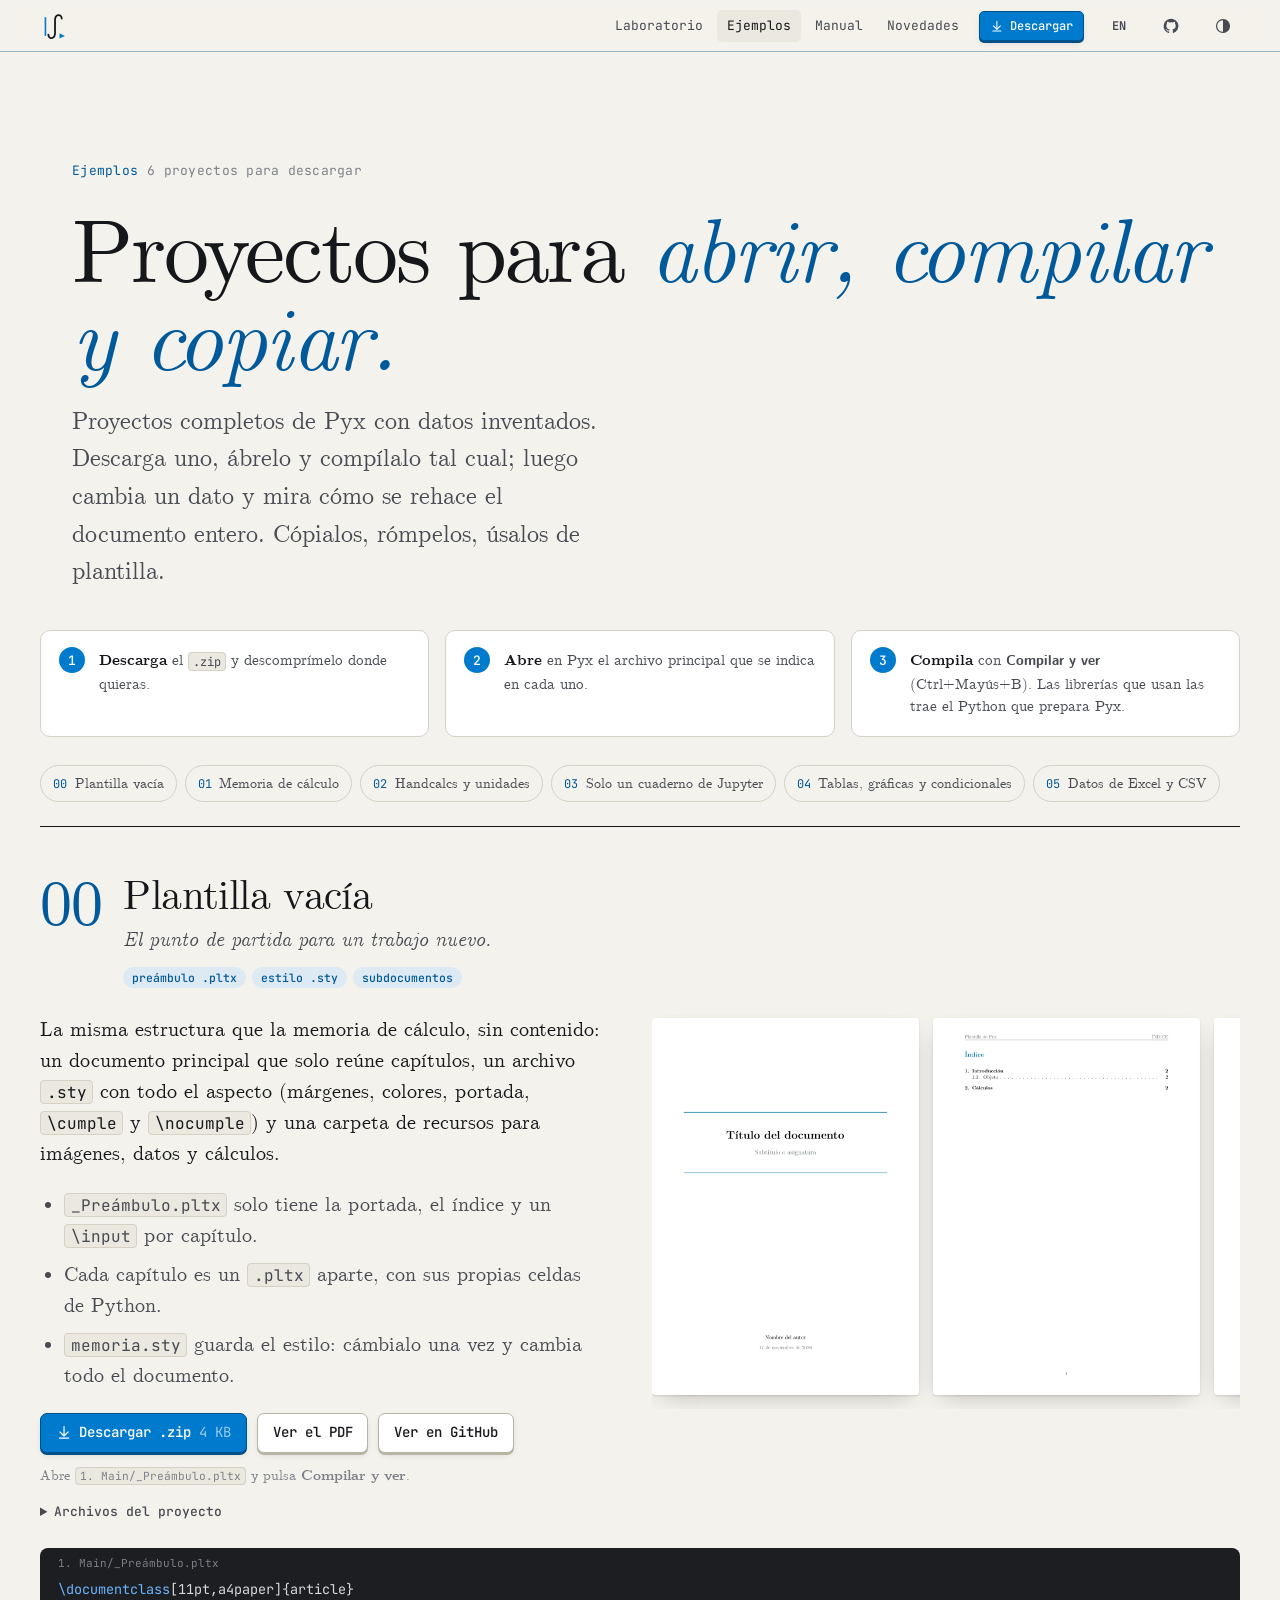
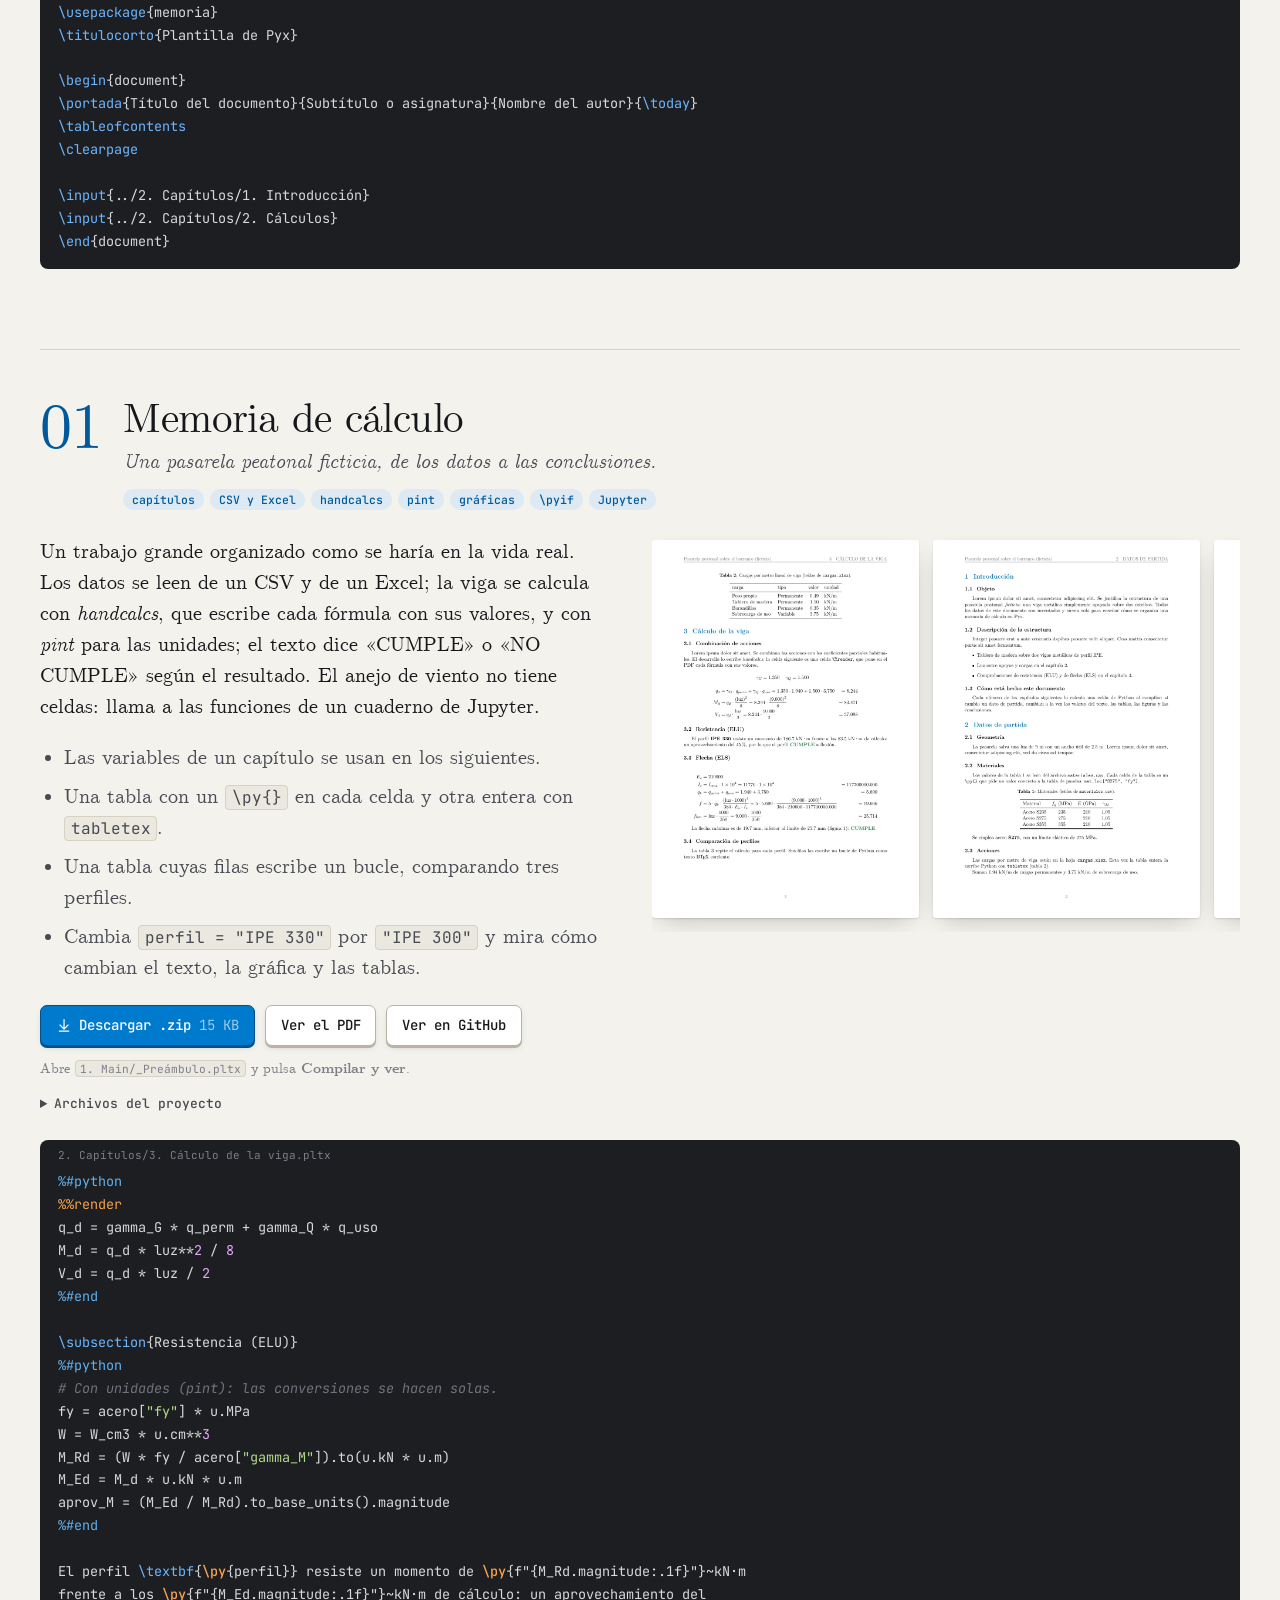
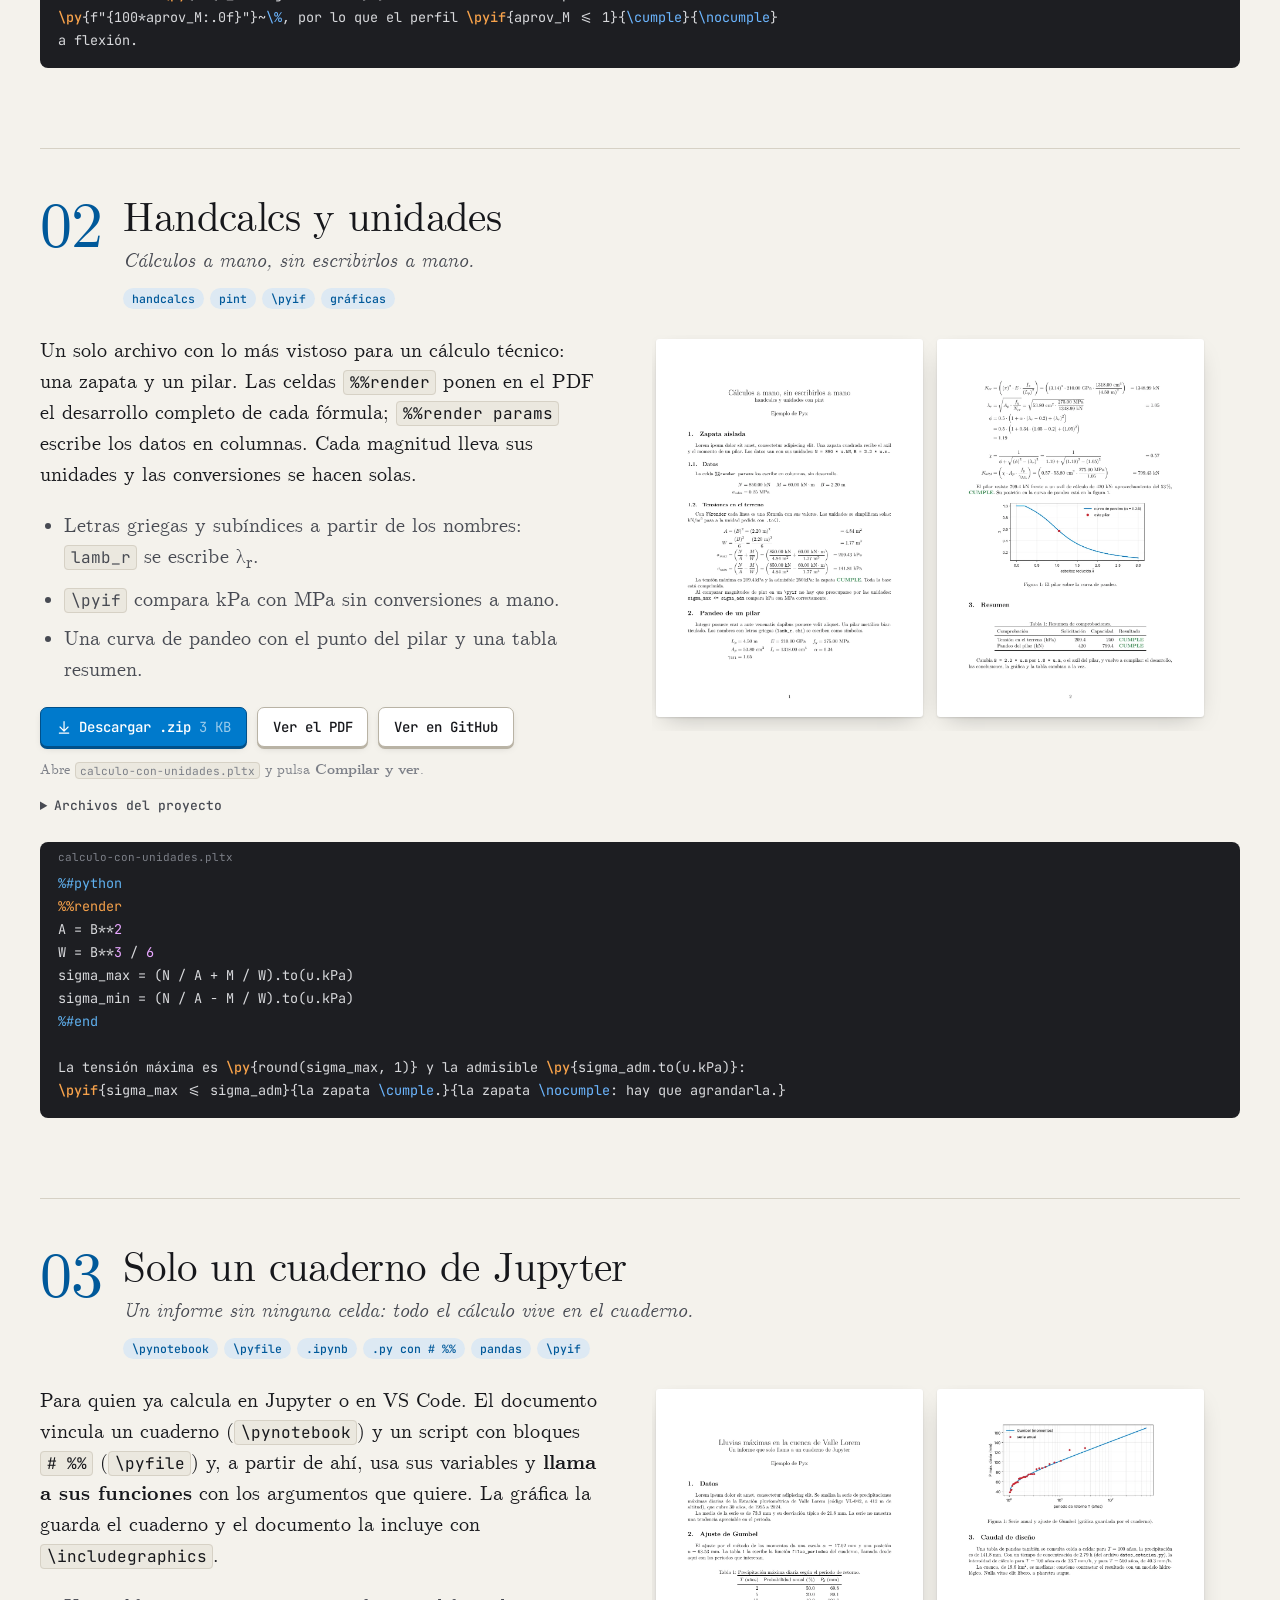
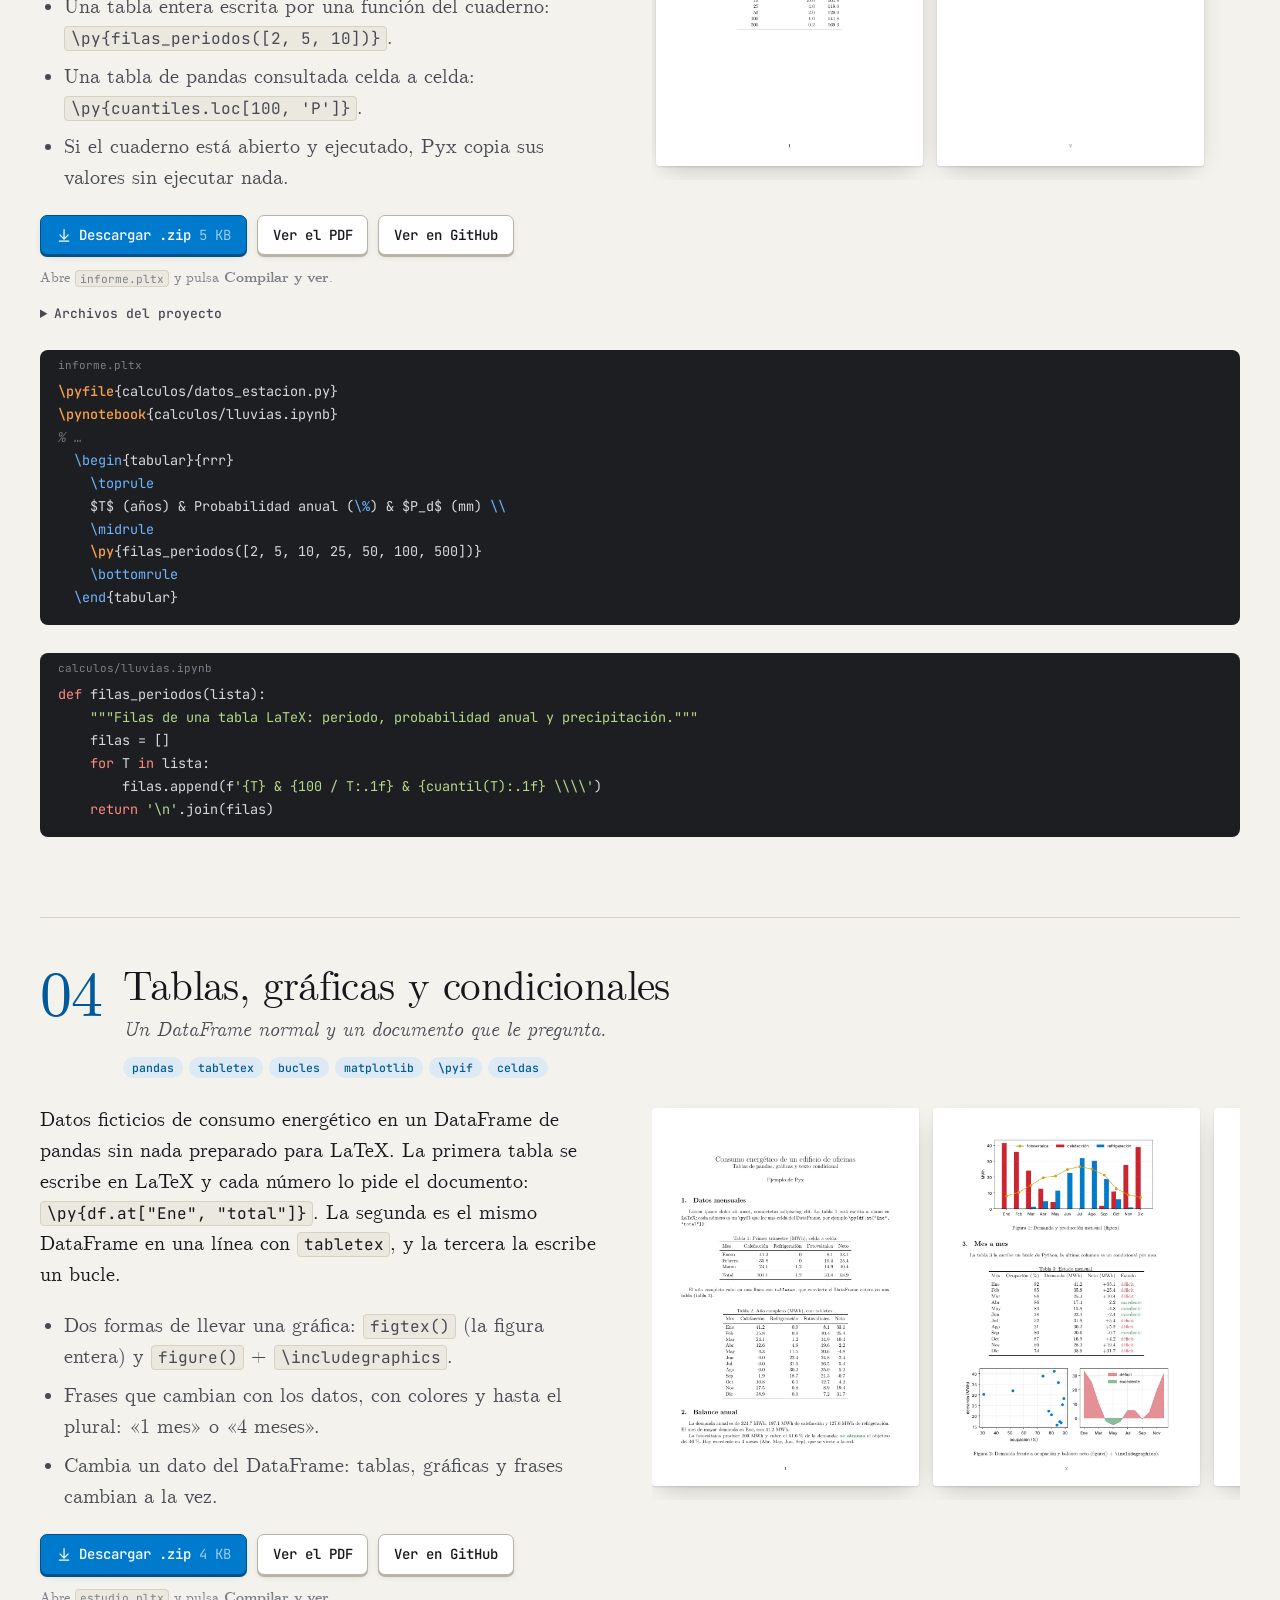
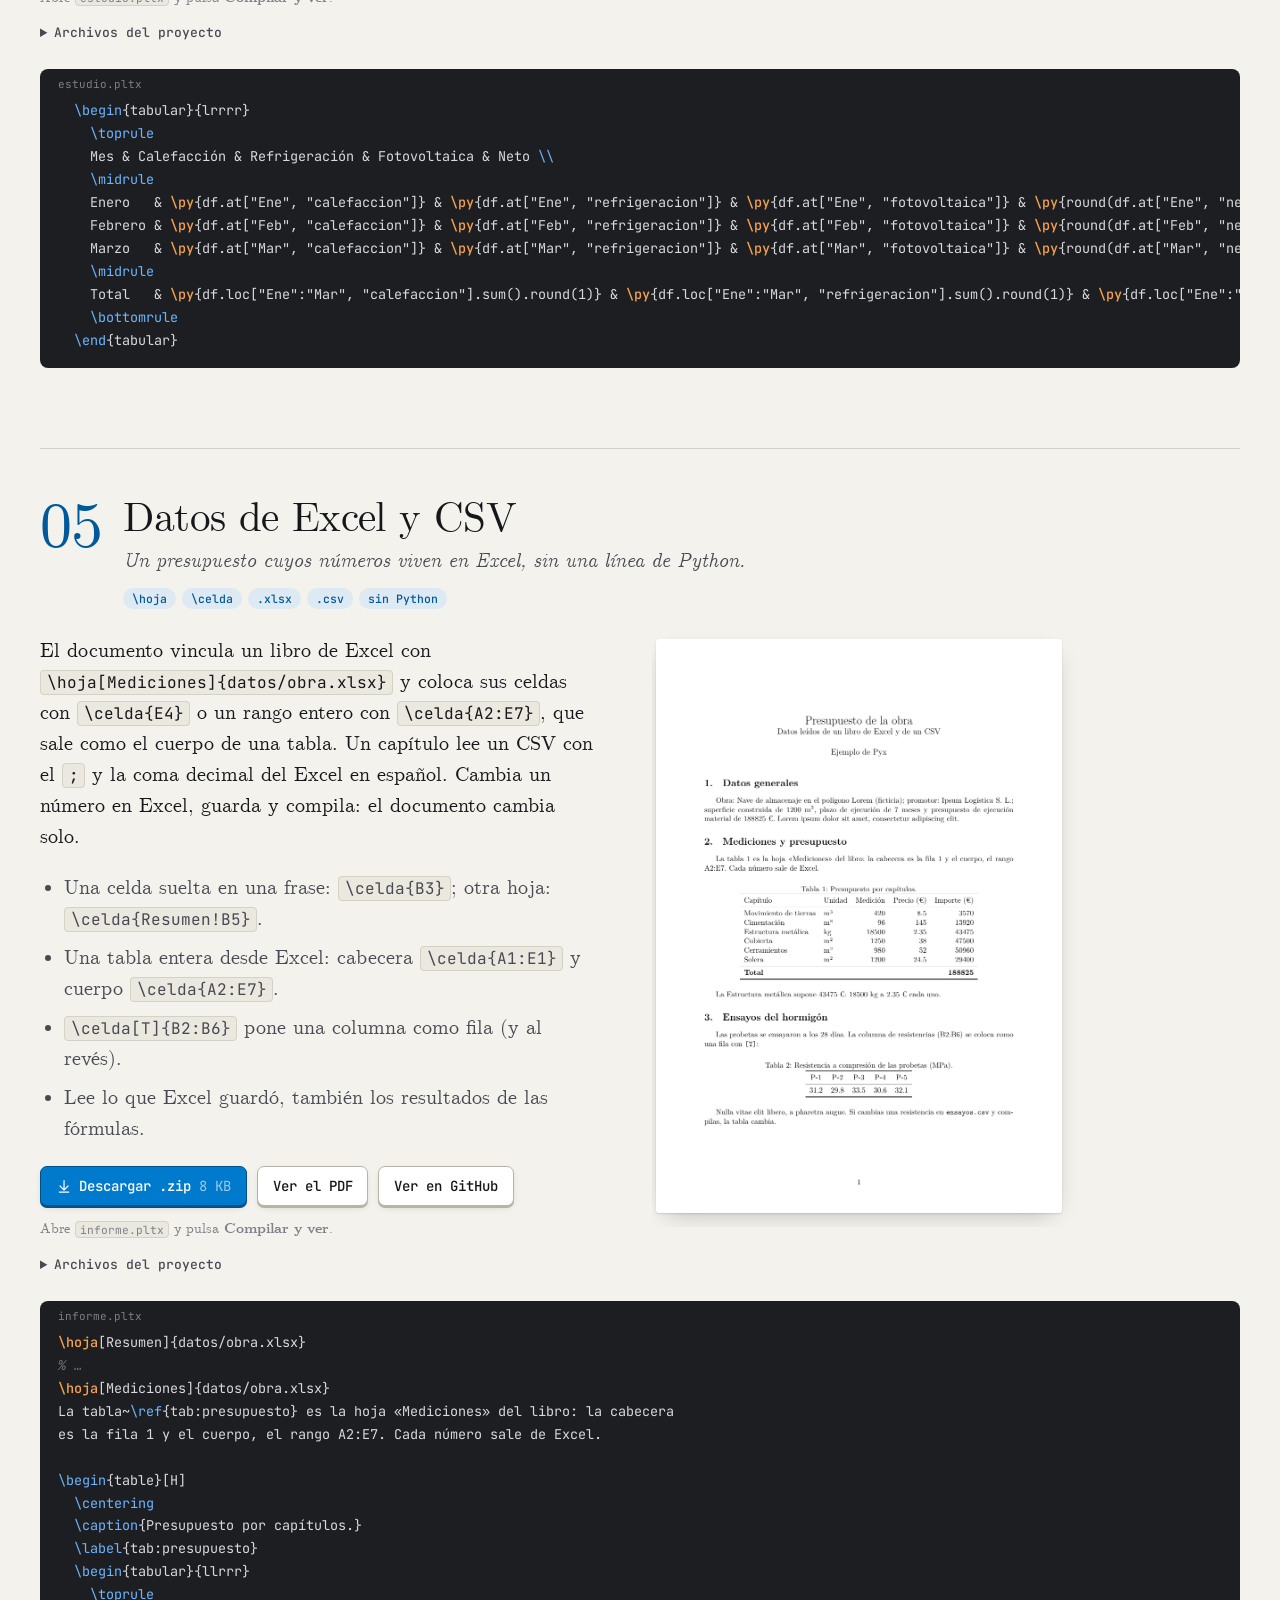
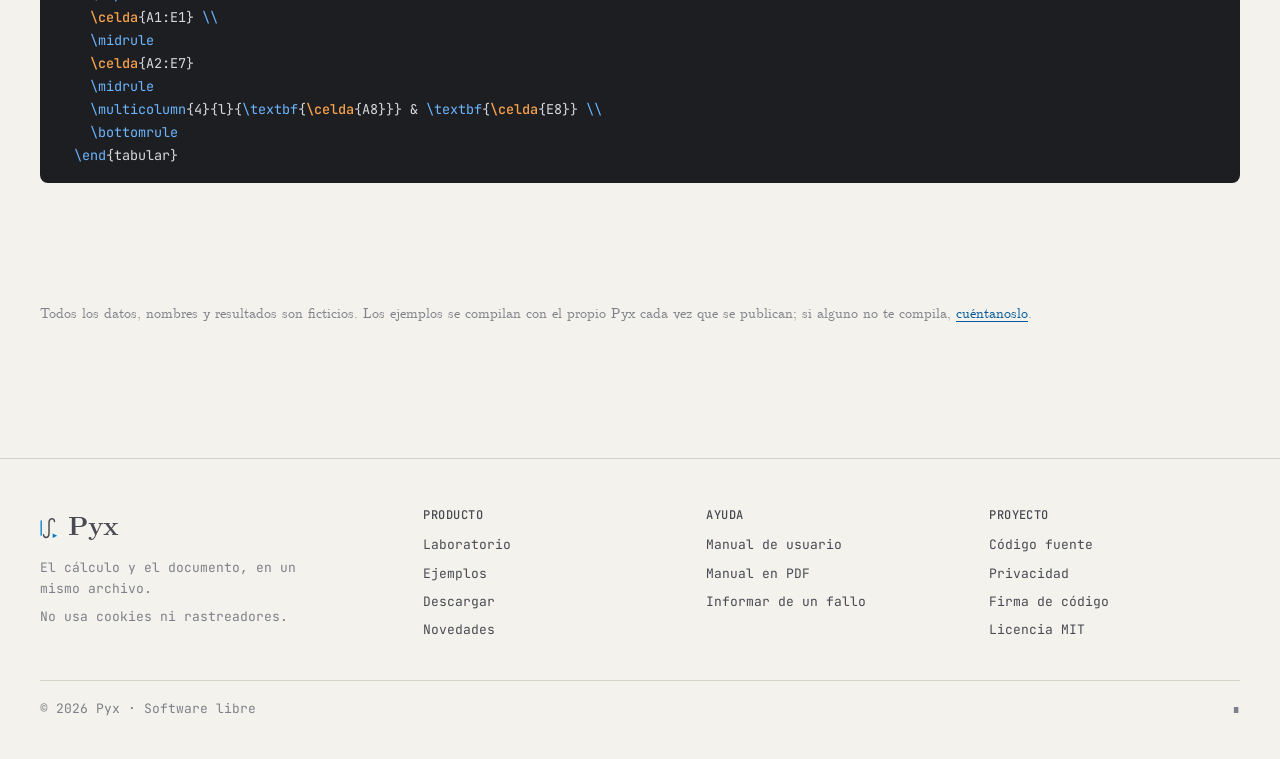
<file: ejemplos/index.html>
<!doctype html>
<html lang="es">
<head>
  <meta charset="utf-8">
  <meta name="viewport" content="width=device-width, initial-scale=1">
  <title>Ejemplos · Pyx</title>
  <meta name="description" content="Proyectos de Pyx para descargar, compilar y copiar: memoria de cálculo, handcalcs y pint, cuadernos de Jupyter, tablas de pandas y gráficas.">
  <meta name="theme-color" content="#f4f2ec" media="(prefers-color-scheme: light)">
  <meta name="theme-color" content="#111214" media="(prefers-color-scheme: dark)">
  <meta property="og:title" content="Ejemplos de Pyx">
  <meta property="og:image" content="../assets/img/og.png">
  <link rel="icon" href="../assets/img/logo.svg" type="image/svg+xml">
  <link rel="icon" href="../assets/img/favicon-32.png" sizes="32x32" type="image/png">
    <script>try{var t=localStorage.getItem('pyx-tema');if(t)document.documentElement.dataset.theme=t}catch(e){}</script>
  <link rel="stylesheet" href="../assets/css/base.css?v=20261125a">
  <link rel="stylesheet" href="../assets/css/doc.css?v=20261125a">
  <link rel="alternate" hreflang="es" href="https://lorgioo.github.io/Pyx-web/novedades/">
  <link rel="alternate" hreflang="en" href="https://lorgioo.github.io/Pyx-web/en/news/">
  <link rel="stylesheet" href="../assets/css/ejemplos.css?v=20261125a">
</head>
<body>
<a class="skip" href="#contenido">Saltar al contenido</a>
<svg width="0" height="0" style="position:absolute" aria-hidden="true"><defs>
  <symbol id="logo" viewBox="-2 -4 86 104"><rect x=".5" y="11.15" width="6.25" height="74.4" rx="3.1" fill="var(--blue)"/><path d="M67.2 16.93C67.2-1.91 41.1-1.91 41.1 23.21V73.46C41.1 98.59 15 98.59 15 79.74" fill="none" stroke="currentColor" stroke-width="7" stroke-linecap="round"/><path d="M80.06 84.77 58.5 95.28V74.26Z" fill="var(--blue)"/></symbol>
  <symbol id="i-contrast" viewBox="0 0 24 24"><circle cx="12" cy="12" r="8.6" fill="none" stroke="currentColor" stroke-width="1.6"/><path d="M12 3.4a8.6 8.6 0 0 1 0 17.2Z" fill="currentColor"/></symbol>
  <symbol id="i-menu" viewBox="0 0 24 24"><path d="M4 7h16M4 12h16M4 17h10" stroke="currentColor" stroke-width="1.7" stroke-linecap="round"/></symbol>
  <symbol id="i-down" viewBox="0 0 24 24"><path d="M12 4v13M6 12l6 6 6-6M5 21h14" fill="none" stroke="currentColor" stroke-width="1.8" stroke-linecap="round" stroke-linejoin="round"/></symbol>
  <symbol id="i-gh" viewBox="0 0 24 24"><path d="M12 2.3a9.8 9.8 0 0 0-3.1 19.1c.5.1.7-.2.7-.5v-1.7c-2.7.6-3.3-1.3-3.3-1.3-.4-1.1-1.1-1.4-1.1-1.4-.9-.6.1-.6.1-.6 1 .1 1.5 1 1.5 1 .9 1.5 2.3 1.1 2.9.8.1-.6.3-1.1.6-1.3-2.2-.2-4.5-1.1-4.5-4.9 0-1.1.4-2 1-2.7-.1-.2-.4-1.2.1-2.6 0 0 .8-.3 2.7 1a9.4 9.4 0 0 1 4.9 0c1.9-1.3 2.7-1 2.7-1 .5 1.4.2 2.4.1 2.6.6.7 1 1.6 1 2.7 0 3.8-2.3 4.7-4.5 4.9.4.3.7.9.7 1.8v2.7c0 .3.2.6.7.5A9.8 9.8 0 0 0 12 2.3Z" fill="currentColor"/></symbol>
</defs></svg>

<header class="runhead">
  <a class="brand" href="../" aria-label="Pyx, inicio"><svg aria-hidden="true"><use href="#logo"/></svg></a>
  <nav aria-label="Principal">
    <a href="../#laboratorio">Laboratorio</a>
    <a href="./" aria-current="page">Ejemplos</a>
    <a href="../manual/">Manual</a>
    <a href="../novedades/">Novedades</a>
    <a class="key small primary" href="../#descargar"><svg aria-hidden="true"><use href="#i-down"/></svg>Descargar</a>
  </nav>
  <a class="icon-btn lang-btn" href="../en/news/" hreflang="en" lang="en" title="View in English" aria-label="View in English">EN</a>
  <a class="icon-btn gh-btn" href="https://github.com/LorGIOO/Pyx" aria-label="El código de Pyx en GitHub" title="El código de Pyx en GitHub"><svg aria-hidden="true"><use href="#i-gh"/></svg></a>
  <button class="icon-btn" type="button" data-theme-toggle aria-label="Cambiar el tema"><svg aria-hidden="true"><use href="#i-contrast"/></svg></button>
  <button class="icon-btn menu-btn" type="button" aria-label="Menú" aria-expanded="false"><svg aria-hidden="true"><use href="#i-menu"/></svg></button>
</header>

<header class="page-head">
  <p class="eyebrow"><span>Ejemplos</span><span class="n">6 proyectos para descargar</span></p>
  <h1>Proyectos para <em>abrir, compilar y copiar.</em></h1>
  <p class="lede">Proyectos completos de Pyx con datos inventados. Descarga uno, ábrelo y compílalo tal cual; luego cambia un dato y mira cómo se rehace el documento entero. Cópialos, rómpelos, úsalos de plantilla.</p>
</header>

<div class="ej-layout">
  <main id="contenido">
    <ol class="ej-steps" aria-label="Cómo se usan">
      <li><b>Descarga</b> el <code>.zip</code> y descomprímelo donde quieras.</li>
      <li><b>Abre</b> en Pyx el archivo principal que se indica en cada uno.</li>
      <li><b>Compila</b> con <span class="menu">Compilar y ver</span> (Ctrl+Mayús+B). Las librerías que usan las trae el Python que prepara Pyx.</li>
    </ol>
    <nav class="ej-index" aria-label="Ejemplos"><ol><li><a href="#00-plantilla"><span>00</span>Plantilla vacía</a></li><li><a href="#01-memoria-de-calculo"><span>01</span>Memoria de cálculo</a></li><li><a href="#02-handcalcs-y-unidades"><span>02</span>Handcalcs y unidades</a></li><li><a href="#03-cuaderno-de-jupyter"><span>03</span>Solo un cuaderno de Jupyter</a></li><li><a href="#04-tablas-graficas-y-condicionales"><span>04</span>Tablas, gráficas y condicionales</a></li><li><a href="#05-datos-de-excel"><span>05</span>Datos de Excel y CSV</a></li></ol></nav>

<article class="ej" id="00-plantilla" data-chapter="<b>00</b> · Plantilla vacía">
  <header class="ej-head">
    <p class="ej-num">00</p>
    <div>
      <h2>Plantilla vacía</h2>
      <p class="ej-lema">El punto de partida para un trabajo nuevo.</p>
      <ul class="ej-tags"><li>preámbulo .pltx</li><li>estilo .sty</li><li>subdocumentos</li></ul>
    </div>
  </header>
  <div class="ej-grid">
    <div class="ej-text">
      <p>La misma estructura que la memoria de cálculo, sin contenido: un documento principal que solo reúne capítulos, un archivo <code>.sty</code> con todo el aspecto (márgenes, colores, portada, <code>\cumple</code> y <code>\nocumple</code>) y una carpeta de recursos para imágenes, datos y cálculos.</p>
      <ul class="ej-list"><li><code>_Preámbulo.pltx</code> solo tiene la portada, el índice y un <code>\input</code> por capítulo.</li><li>Cada capítulo es un <code>.pltx</code> aparte, con sus propias celdas de Python.</li><li><code>memoria.sty</code> guarda el estilo: cámbialo una vez y cambia todo el documento.</li></ul>
      <div class="ej-actions">
        <a class="key primary" href="descargas/00-plantilla.zip" download><svg aria-hidden="true"><use href="#i-down"/></svg>Descargar .zip <span class="k-hint">4 KB</span></a>
        <a class="key" href="pdf/00-plantilla.pdf">Ver el PDF</a>
        <a class="key" href="https://github.com/LorGIOO/Pyx-web/tree/main/ejemplos/src/00-plantilla">Ver en GitHub</a>
      </div>
      <p class="ej-open">Abre <code>1. Main/_Preámbulo.pltx</code> y pulsa <b>Compilar y ver</b>.</p>
      <details class="ej-tree"><summary>Archivos del proyecto</summary><pre>├─ <span class="dir">1. Main/</span>
│  ├─ <span class="main">_Preámbulo.pltx</span>
│  └─ <span class="">memoria.sty</span>
├─ <span class="dir">2. Capítulos/</span>
│  ├─ <span class="">1. Introducción.pltx</span>
│  └─ <span class="">2. Cálculos.pltx</span>
├─ <span class="dir">999. Recursos/</span>
│  └─ <span class="dir">1. Imágenes/</span>
│     └─ <span class="">LEEME.txt</span>
└─ <span class="">LEEME.md</span></pre></details>
    </div>
    <div class="ej-pages" data-pages="3"><button class="ej-page" type="button" data-full="img/00-plantilla-1.webp" aria-label="Ampliar la página 1"><img src="img/00-plantilla-1.webp" alt="Plantilla vacía, página 1" loading="lazy" width="910" height="1287"></button><button class="ej-page" type="button" data-full="img/00-plantilla-2.webp" aria-label="Ampliar la página 2"><img src="img/00-plantilla-2.webp" alt="Plantilla vacía, página 2" loading="lazy" width="910" height="1287"></button><button class="ej-page" type="button" data-full="img/00-plantilla-3.webp" aria-label="Ampliar la página 3"><img src="img/00-plantilla-3.webp" alt="Plantilla vacía, página 3" loading="lazy" width="910" height="1287"></button></div>
  </div>
  <figure class="code"><span class="code-lang">1. Main/_Preámbulo.pltx</span><pre><code><span class="tk-cmd">\documentclass</span>[11pt,a4paper]{article}
<span class="tk-cmd">\usepackage</span>{memoria}
<span class="tk-cmd">\titulocorto</span>{Plantilla de Pyx}

<span class="tk-cmd">\begin</span>{document}
<span class="tk-cmd">\portada</span>{Título del documento}{Subtítulo o asignatura}{Nombre del autor}{<span class="tk-cmd">\today</span>}
<span class="tk-cmd">\tableofcontents</span>
<span class="tk-cmd">\clearpage</span>

<span class="tk-cmd">\input</span>{../2. Capítulos/1. Introducción}
<span class="tk-cmd">\input</span>{../2. Capítulos/2. Cálculos}
<span class="tk-cmd">\end</span>{document}</code></pre></figure>
</article>
<article class="ej" id="01-memoria-de-calculo" data-chapter="<b>01</b> · Memoria de cálculo">
  <header class="ej-head">
    <p class="ej-num">01</p>
    <div>
      <h2>Memoria de cálculo</h2>
      <p class="ej-lema">Una pasarela peatonal ficticia, de los datos a las conclusiones.</p>
      <ul class="ej-tags"><li>capítulos</li><li>CSV y Excel</li><li>handcalcs</li><li>pint</li><li>gráficas</li><li>\pyif</li><li>Jupyter</li></ul>
    </div>
  </header>
  <div class="ej-grid">
    <div class="ej-text">
      <p>Un trabajo grande organizado como se haría en la vida real. Los datos se leen de un CSV y de un Excel; la viga se calcula con <em>handcalcs</em>, que escribe cada fórmula con sus valores, y con <em>pint</em> para las unidades; el texto dice «CUMPLE» o «NO CUMPLE» según el resultado. El anejo de viento no tiene celdas: llama a las funciones de un cuaderno de Jupyter.</p>
      <ul class="ej-list"><li>Las variables de un capítulo se usan en los siguientes.</li><li>Una tabla con un <code>\py{}</code> en cada celda y otra entera con <code>tabletex</code>.</li><li>Una tabla cuyas filas escribe un bucle, comparando tres perfiles.</li><li>Cambia <code>perfil = "IPE 330"</code> por <code>"IPE 300"</code> y mira cómo cambian el texto, la gráfica y las tablas.</li></ul>
      <div class="ej-actions">
        <a class="key primary" href="descargas/01-memoria-de-calculo.zip" download><svg aria-hidden="true"><use href="#i-down"/></svg>Descargar .zip <span class="k-hint">15 KB</span></a>
        <a class="key" href="pdf/01-memoria-de-calculo.pdf">Ver el PDF</a>
        <a class="key" href="https://github.com/LorGIOO/Pyx-web/tree/main/ejemplos/src/01-memoria-de-calculo">Ver en GitHub</a>
      </div>
      <p class="ej-open">Abre <code>1. Main/_Preámbulo.pltx</code> y pulsa <b>Compilar y ver</b>.</p>
      <details class="ej-tree"><summary>Archivos del proyecto</summary><pre>├─ <span class="dir">1. Main/</span>
│  ├─ <span class="main">_Preámbulo.pltx</span>
│  └─ <span class="">memoria.sty</span>
├─ <span class="dir">2. Capítulos/</span>
│  ├─ <span class="">1. Introducción.pltx</span>
│  ├─ <span class="">2. Datos de partida.pltx</span>
│  ├─ <span class="">3. Cálculo de la viga.pltx</span>
│  └─ <span class="">4. Conclusiones.pltx</span>
├─ <span class="dir">3. Anejos/</span>
│  └─ <span class="">Anejo A. Viento.pltx</span>
├─ <span class="dir">999. Recursos/</span>
│  ├─ <span class="dir">1. Datos/</span>
│  │  ├─ <span class="">cargas.xlsx</span>
│  │  └─ <span class="">materiales.csv</span>
│  └─ <span class="dir">2. Cálculos/</span>
│     └─ <span class="">viento.ipynb</span>
└─ <span class="">LEEME.md</span></pre></details>
    </div>
    <div class="ej-pages" data-pages="6"><button class="ej-page" type="button" data-full="img/01-memoria-de-calculo-4.webp" aria-label="Ampliar la página 4"><img src="img/01-memoria-de-calculo-4.webp" alt="Memoria de cálculo, página 4" loading="lazy" width="910" height="1287"></button><button class="ej-page" type="button" data-full="img/01-memoria-de-calculo-3.webp" aria-label="Ampliar la página 3"><img src="img/01-memoria-de-calculo-3.webp" alt="Memoria de cálculo, página 3" loading="lazy" width="910" height="1287"></button><button class="ej-page" type="button" data-full="img/01-memoria-de-calculo-5.webp" aria-label="Ampliar la página 5"><img src="img/01-memoria-de-calculo-5.webp" alt="Memoria de cálculo, página 5" loading="lazy" width="910" height="1287"></button><button class="ej-page" type="button" data-full="img/01-memoria-de-calculo-6.webp" aria-label="Ampliar la página 6"><img src="img/01-memoria-de-calculo-6.webp" alt="Memoria de cálculo, página 6" loading="lazy" width="910" height="1287"></button><button class="ej-page" type="button" data-full="img/01-memoria-de-calculo-2.webp" aria-label="Ampliar la página 2"><img src="img/01-memoria-de-calculo-2.webp" alt="Memoria de cálculo, página 2" loading="lazy" width="910" height="1287"></button><button class="ej-page" type="button" data-full="img/01-memoria-de-calculo-1.webp" aria-label="Ampliar la página 1"><img src="img/01-memoria-de-calculo-1.webp" alt="Memoria de cálculo, página 1" loading="lazy" width="910" height="1287"></button></div>
  </div>
  <figure class="code"><span class="code-lang">2. Capítulos/3. Cálculo de la viga.pltx</span><pre><code><span class="tk-cell">%#python</span>
<span class="tk-magic">%%render</span>
q_d = gamma_G * q_perm + gamma_Q * q_uso
M_d = q_d * luz**<span class="tk-num">2</span> / <span class="tk-num">8</span>
V_d = q_d * luz / <span class="tk-num">2</span>
<span class="tk-cell">%#end</span>

<span class="tk-cmd">\subsection</span>{Resistencia (ELU)}
<span class="tk-cell">%#python</span>
<span class="tk-com"># Con unidades (pint): las conversiones se hacen solas.</span>
fy = acero[<span class="tk-str">&quot;fy&quot;</span>] * u.MPa
W = W_cm3 * u.cm**<span class="tk-num">3</span>
M_Rd = (W * fy / acero[<span class="tk-str">&quot;gamma_M&quot;</span>]).to(u.kN * u.m)
M_Ed = M_d * u.kN * u.m
aprov_M = (M_Ed / M_Rd).to_base_units().magnitude
<span class="tk-cell">%#end</span>

El perfil <span class="tk-cmd">\textbf</span>{<span class="tk-py">\py</span>{perfil}} resiste un momento de <span class="tk-py">\py</span>{f&quot;{M_Rd.magnitude:.1f}&quot;}~kN·m
frente a los <span class="tk-py">\py</span>{f&quot;{M_Ed.magnitude:.1f}&quot;}~kN·m de cálculo: un aprovechamiento del
<span class="tk-py">\py</span>{f&quot;{100*aprov_M:.0f}&quot;}~<span class="tk-cmd">\%</span>, por lo que el perfil <span class="tk-py">\pyif</span>{aprov_M &lt;= 1}{<span class="tk-cmd">\cumple</span>}{<span class="tk-cmd">\nocumple</span>}
a flexión.</code></pre></figure>
</article>
<article class="ej" id="02-handcalcs-y-unidades" data-chapter="<b>02</b> · Handcalcs y unidades">
  <header class="ej-head">
    <p class="ej-num">02</p>
    <div>
      <h2>Handcalcs y unidades</h2>
      <p class="ej-lema">Cálculos a mano, sin escribirlos a mano.</p>
      <ul class="ej-tags"><li>handcalcs</li><li>pint</li><li>\pyif</li><li>gráficas</li></ul>
    </div>
  </header>
  <div class="ej-grid">
    <div class="ej-text">
      <p>Un solo archivo con lo más vistoso para un cálculo técnico: una zapata y un pilar. Las celdas <code>%%render</code> ponen en el PDF el desarrollo completo de cada fórmula; <code>%%render params</code> escribe los datos en columnas. Cada magnitud lleva sus unidades y las conversiones se hacen solas.</p>
      <ul class="ej-list"><li>Letras griegas y subíndices a partir de los nombres: <code>lamb_r</code> se escribe λ<sub>r</sub>.</li><li><code>\pyif</code> compara kPa con MPa sin conversiones a mano.</li><li>Una curva de pandeo con el punto del pilar y una tabla resumen.</li></ul>
      <div class="ej-actions">
        <a class="key primary" href="descargas/02-handcalcs-y-unidades.zip" download><svg aria-hidden="true"><use href="#i-down"/></svg>Descargar .zip <span class="k-hint">3 KB</span></a>
        <a class="key" href="pdf/02-handcalcs-y-unidades.pdf">Ver el PDF</a>
        <a class="key" href="https://github.com/LorGIOO/Pyx-web/tree/main/ejemplos/src/02-handcalcs-y-unidades">Ver en GitHub</a>
      </div>
      <p class="ej-open">Abre <code>calculo-con-unidades.pltx</code> y pulsa <b>Compilar y ver</b>.</p>
      <details class="ej-tree"><summary>Archivos del proyecto</summary><pre>├─ <span class="main">calculo-con-unidades.pltx</span>
└─ <span class="">LEEME.md</span></pre></details>
    </div>
    <div class="ej-pages" data-pages="2"><button class="ej-page" type="button" data-full="img/02-handcalcs-y-unidades-1.webp" aria-label="Ampliar la página 1"><img src="img/02-handcalcs-y-unidades-1.webp" alt="Handcalcs y unidades, página 1" loading="lazy" width="910" height="1287"></button><button class="ej-page" type="button" data-full="img/02-handcalcs-y-unidades-2.webp" aria-label="Ampliar la página 2"><img src="img/02-handcalcs-y-unidades-2.webp" alt="Handcalcs y unidades, página 2" loading="lazy" width="910" height="1287"></button></div>
  </div>
  <figure class="code"><span class="code-lang">calculo-con-unidades.pltx</span><pre><code><span class="tk-cell">%#python</span>
<span class="tk-magic">%%render</span>
A = B**<span class="tk-num">2</span>
W = B**<span class="tk-num">3</span> / <span class="tk-num">6</span>
sigma_max = (N / A + M / W).to(u.kPa)
sigma_min = (N / A - M / W).to(u.kPa)
<span class="tk-cell">%#end</span>

La tensión máxima es <span class="tk-py">\py</span>{round(sigma_max, 1)} y la admisible <span class="tk-py">\py</span>{sigma_adm.to(u.kPa)}:
<span class="tk-py">\pyif</span>{sigma_max &lt;= sigma_adm}{la zapata <span class="tk-cmd">\cumple</span>.}{la zapata <span class="tk-cmd">\nocumple</span>: hay que agrandarla.}</code></pre></figure>
</article>
<article class="ej" id="03-cuaderno-de-jupyter" data-chapter="<b>03</b> · Solo un cuaderno de Jupyter">
  <header class="ej-head">
    <p class="ej-num">03</p>
    <div>
      <h2>Solo un cuaderno de Jupyter</h2>
      <p class="ej-lema">Un informe sin ninguna celda: todo el cálculo vive en el cuaderno.</p>
      <ul class="ej-tags"><li>\pynotebook</li><li>\pyfile</li><li>.ipynb</li><li>.py con # %%</li><li>pandas</li><li>\pyif</li></ul>
    </div>
  </header>
  <div class="ej-grid">
    <div class="ej-text">
      <p>Para quien ya calcula en Jupyter o en VS Code. El documento vincula un cuaderno (<code>\pynotebook</code>) y un script con bloques <code># %%</code> (<code>\pyfile</code>) y, a partir de ahí, usa sus variables y <strong>llama a sus funciones</strong> con los argumentos que quiere. La gráfica la guarda el cuaderno y el documento la incluye con <code>\includegraphics</code>.</p>
      <ul class="ej-list"><li>Una tabla entera escrita por una función del cuaderno: <code>\py{filas_periodos([2, 5, 10])}</code>.</li><li>Una tabla de pandas consultada celda a celda: <code>\py{cuantiles.loc[100, 'P']}</code>.</li><li>Si el cuaderno está abierto y ejecutado, Pyx copia sus valores sin ejecutar nada.</li></ul>
      <div class="ej-actions">
        <a class="key primary" href="descargas/03-cuaderno-de-jupyter.zip" download><svg aria-hidden="true"><use href="#i-down"/></svg>Descargar .zip <span class="k-hint">5 KB</span></a>
        <a class="key" href="pdf/03-cuaderno-de-jupyter.pdf">Ver el PDF</a>
        <a class="key" href="https://github.com/LorGIOO/Pyx-web/tree/main/ejemplos/src/03-cuaderno-de-jupyter">Ver en GitHub</a>
      </div>
      <p class="ej-open">Abre <code>informe.pltx</code> y pulsa <b>Compilar y ver</b>.</p>
      <details class="ej-tree"><summary>Archivos del proyecto</summary><pre>├─ <span class="dir">calculos/</span>
│  ├─ <span class="">datos_estacion.py</span>
│  └─ <span class="">lluvias.ipynb</span>
├─ <span class="dir">datos/</span>
│  └─ <span class="">maximos_anuales.csv</span>
├─ <span class="main">informe.pltx</span>
└─ <span class="">LEEME.md</span></pre></details>
    </div>
    <div class="ej-pages" data-pages="2"><button class="ej-page" type="button" data-full="img/03-cuaderno-de-jupyter-1.webp" aria-label="Ampliar la página 1"><img src="img/03-cuaderno-de-jupyter-1.webp" alt="Solo un cuaderno de Jupyter, página 1" loading="lazy" width="910" height="1287"></button><button class="ej-page" type="button" data-full="img/03-cuaderno-de-jupyter-2.webp" aria-label="Ampliar la página 2"><img src="img/03-cuaderno-de-jupyter-2.webp" alt="Solo un cuaderno de Jupyter, página 2" loading="lazy" width="910" height="1287"></button></div>
  </div>
  <figure class="code"><span class="code-lang">informe.pltx</span><pre><code><span class="tk-py">\pyfile</span>{calculos/datos_estacion.py}
<span class="tk-py">\pynotebook</span>{calculos/lluvias.ipynb}
<span class="tk-com">% …</span>
  <span class="tk-cmd">\begin</span>{tabular}{rrr}
    <span class="tk-cmd">\toprule</span>
    $T$ (años) &amp; Probabilidad anual (<span class="tk-cmd">\%</span>) &amp; $P_d$ (mm) <span class="tk-cmd">\\</span>
    <span class="tk-cmd">\midrule</span>
    <span class="tk-py">\py</span>{filas_periodos([2, 5, 10, 25, 50, 100, 500])}
    <span class="tk-cmd">\bottomrule</span>
  <span class="tk-cmd">\end</span>{tabular}</code></pre></figure><figure class="code"><span class="code-lang">calculos/lluvias.ipynb</span><pre><code><span class="tk-kw">def</span> filas_periodos(lista):
    <span class="tk-str">&quot;&quot;</span><span class="tk-str">&quot;Filas de una tabla LaTeX: periodo, probabilidad anual y precipitación.&quot;</span><span class="tk-str">&quot;&quot;</span>
    filas = []
    <span class="tk-kw">for</span> T <span class="tk-kw">in</span> lista:
        filas.append(f<span class="tk-str">&#x27;{T} &amp; {100 / T:.1f} &amp; {cuantil(T):.1f} \\\\&#x27;</span>)
    <span class="tk-kw">return</span> <span class="tk-str">&#x27;\n&#x27;</span>.join(filas)</code></pre></figure>
</article>
<article class="ej" id="04-tablas-graficas-y-condicionales" data-chapter="<b>04</b> · Tablas, gráficas y condicionales">
  <header class="ej-head">
    <p class="ej-num">04</p>
    <div>
      <h2>Tablas, gráficas y condicionales</h2>
      <p class="ej-lema">Un DataFrame normal y un documento que le pregunta.</p>
      <ul class="ej-tags"><li>pandas</li><li>tabletex</li><li>bucles</li><li>matplotlib</li><li>\pyif</li><li>celdas</li></ul>
    </div>
  </header>
  <div class="ej-grid">
    <div class="ej-text">
      <p>Datos ficticios de consumo energético en un DataFrame de pandas sin nada preparado para LaTeX. La primera tabla se escribe en LaTeX y cada número lo pide el documento: <code>\py{df.at["Ene", "total"]}</code>. La segunda es el mismo DataFrame en una línea con <code>tabletex</code>, y la tercera la escribe un bucle.</p>
      <ul class="ej-list"><li>Dos formas de llevar una gráfica: <code>figtex()</code> (la figura entera) y <code>figure()</code> + <code>\includegraphics</code>.</li><li>Frases que cambian con los datos, con colores y hasta el plural: «1 mes» o «4 meses».</li><li>Cambia un dato del DataFrame: tablas, gráficas y frases cambian a la vez.</li></ul>
      <div class="ej-actions">
        <a class="key primary" href="descargas/04-tablas-graficas-y-condicionales.zip" download><svg aria-hidden="true"><use href="#i-down"/></svg>Descargar .zip <span class="k-hint">4 KB</span></a>
        <a class="key" href="pdf/04-tablas-graficas-y-condicionales.pdf">Ver el PDF</a>
        <a class="key" href="https://github.com/LorGIOO/Pyx-web/tree/main/ejemplos/src/04-tablas-graficas-y-condicionales">Ver en GitHub</a>
      </div>
      <p class="ej-open">Abre <code>estudio.pltx</code> y pulsa <b>Compilar y ver</b>.</p>
      <details class="ej-tree"><summary>Archivos del proyecto</summary><pre>├─ <span class="main">estudio.pltx</span>
└─ <span class="">LEEME.md</span></pre></details>
    </div>
    <div class="ej-pages" data-pages="3"><button class="ej-page" type="button" data-full="img/04-tablas-graficas-y-condicionales-1.webp" aria-label="Ampliar la página 1"><img src="img/04-tablas-graficas-y-condicionales-1.webp" alt="Tablas, gráficas y condicionales, página 1" loading="lazy" width="910" height="1287"></button><button class="ej-page" type="button" data-full="img/04-tablas-graficas-y-condicionales-2.webp" aria-label="Ampliar la página 2"><img src="img/04-tablas-graficas-y-condicionales-2.webp" alt="Tablas, gráficas y condicionales, página 2" loading="lazy" width="910" height="1287"></button><button class="ej-page" type="button" data-full="img/04-tablas-graficas-y-condicionales-3.webp" aria-label="Ampliar la página 3"><img src="img/04-tablas-graficas-y-condicionales-3.webp" alt="Tablas, gráficas y condicionales, página 3" loading="lazy" width="910" height="1287"></button></div>
  </div>
  <figure class="code"><span class="code-lang">estudio.pltx</span><pre><code>  <span class="tk-cmd">\begin</span>{tabular}{lrrrr}
    <span class="tk-cmd">\toprule</span>
    Mes &amp; Calefacción &amp; Refrigeración &amp; Fotovoltaica &amp; Neto <span class="tk-cmd">\\</span>
    <span class="tk-cmd">\midrule</span>
    Enero   &amp; <span class="tk-py">\py</span>{df.at[&quot;Ene&quot;, &quot;calefaccion&quot;]} &amp; <span class="tk-py">\py</span>{df.at[&quot;Ene&quot;, &quot;refrigeracion&quot;]} &amp; <span class="tk-py">\py</span>{df.at[&quot;Ene&quot;, &quot;fotovoltaica&quot;]} &amp; <span class="tk-py">\py</span>{round(df.at[&quot;Ene&quot;, &quot;neto&quot;], 1)} <span class="tk-cmd">\\</span>
    Febrero &amp; <span class="tk-py">\py</span>{df.at[&quot;Feb&quot;, &quot;calefaccion&quot;]} &amp; <span class="tk-py">\py</span>{df.at[&quot;Feb&quot;, &quot;refrigeracion&quot;]} &amp; <span class="tk-py">\py</span>{df.at[&quot;Feb&quot;, &quot;fotovoltaica&quot;]} &amp; <span class="tk-py">\py</span>{round(df.at[&quot;Feb&quot;, &quot;neto&quot;], 1)} <span class="tk-cmd">\\</span>
    Marzo   &amp; <span class="tk-py">\py</span>{df.at[&quot;Mar&quot;, &quot;calefaccion&quot;]} &amp; <span class="tk-py">\py</span>{df.at[&quot;Mar&quot;, &quot;refrigeracion&quot;]} &amp; <span class="tk-py">\py</span>{df.at[&quot;Mar&quot;, &quot;fotovoltaica&quot;]} &amp; <span class="tk-py">\py</span>{round(df.at[&quot;Mar&quot;, &quot;neto&quot;], 1)} <span class="tk-cmd">\\</span>
    <span class="tk-cmd">\midrule</span>
    Total   &amp; <span class="tk-py">\py</span>{df.loc[&quot;Ene&quot;:&quot;Mar&quot;, &quot;calefaccion&quot;].sum().round(1)} &amp; <span class="tk-py">\py</span>{df.loc[&quot;Ene&quot;:&quot;Mar&quot;, &quot;refrigeracion&quot;].sum().round(1)} &amp; <span class="tk-py">\py</span>{df.loc[&quot;Ene&quot;:&quot;Mar&quot;, &quot;fotovoltaica&quot;].sum().round(1)} &amp; <span class="tk-py">\py</span>{df.loc[&quot;Ene&quot;:&quot;Mar&quot;, &quot;neto&quot;].sum().round(1)} <span class="tk-cmd">\\</span>
    <span class="tk-cmd">\bottomrule</span>
  <span class="tk-cmd">\end</span>{tabular}</code></pre></figure>
</article>
<article class="ej" id="05-datos-de-excel" data-chapter="<b>05</b> · Datos de Excel y CSV">
  <header class="ej-head">
    <p class="ej-num">05</p>
    <div>
      <h2>Datos de Excel y CSV</h2>
      <p class="ej-lema">Un presupuesto cuyos números viven en Excel, sin una línea de Python.</p>
      <ul class="ej-tags"><li>\hoja</li><li>\celda</li><li>.xlsx</li><li>.csv</li><li>sin Python</li></ul>
    </div>
  </header>
  <div class="ej-grid">
    <div class="ej-text">
      <p>El documento vincula un libro de Excel con <code>\hoja[Mediciones]{datos/obra.xlsx}</code> y coloca sus celdas con <code>\celda{E4}</code> o un rango entero con <code>\celda{A2:E7}</code>, que sale como el cuerpo de una tabla. Un capítulo lee un CSV con el <code>;</code> y la coma decimal del Excel en español. Cambia un número en Excel, guarda y compila: el documento cambia solo.</p>
      <ul class="ej-list"><li>Una celda suelta en una frase: <code>\celda{B3}</code>; otra hoja: <code>\celda{Resumen!B5}</code>.</li><li>Una tabla entera desde Excel: cabecera <code>\celda{A1:E1}</code> y cuerpo <code>\celda{A2:E7}</code>.</li><li><code>\celda[T]{B2:B6}</code> pone una columna como fila (y al revés).</li><li>Lee lo que Excel guardó, también los resultados de las fórmulas.</li></ul>
      <div class="ej-actions">
        <a class="key primary" href="descargas/05-datos-de-excel.zip" download><svg aria-hidden="true"><use href="#i-down"/></svg>Descargar .zip <span class="k-hint">8 KB</span></a>
        <a class="key" href="pdf/05-datos-de-excel.pdf">Ver el PDF</a>
        <a class="key" href="https://github.com/LorGIOO/Pyx-web/tree/main/ejemplos/src/05-datos-de-excel">Ver en GitHub</a>
      </div>
      <p class="ej-open">Abre <code>informe.pltx</code> y pulsa <b>Compilar y ver</b>.</p>
      <details class="ej-tree"><summary>Archivos del proyecto</summary><pre>├─ <span class="dir">capitulos/</span>
│  └─ <span class="">ensayos.pltx</span>
├─ <span class="dir">datos/</span>
│  ├─ <span class="">ensayos.csv</span>
│  └─ <span class="">obra.xlsx</span>
├─ <span class="main">informe.pltx</span>
└─ <span class="">LEEME.md</span></pre></details>
    </div>
    <div class="ej-pages" data-pages="1"><button class="ej-page" type="button" data-full="img/05-datos-de-excel-1.webp" aria-label="Ampliar la página 1"><img src="img/05-datos-de-excel-1.webp" alt="Datos de Excel y CSV, página 1" loading="lazy" width="910" height="1287"></button></div>
  </div>
  <figure class="code"><span class="code-lang">informe.pltx</span><pre><code><span class="tk-py">\hoja</span>[Resumen]{datos/obra.xlsx}
<span class="tk-com">% …</span>
<span class="tk-py">\hoja</span>[Mediciones]{datos/obra.xlsx}
La tabla~<span class="tk-cmd">\ref</span>{tab:presupuesto} es la hoja «Mediciones» del libro: la cabecera
es la fila 1 y el cuerpo, el rango A2:E7. Cada número sale de Excel.

<span class="tk-cmd">\begin</span>{table}[H]
  <span class="tk-cmd">\centering</span>
  <span class="tk-cmd">\caption</span>{Presupuesto por capítulos.}
  <span class="tk-cmd">\label</span>{tab:presupuesto}
  <span class="tk-cmd">\begin</span>{tabular}{llrrr}
    <span class="tk-cmd">\toprule</span>
    <span class="tk-py">\celda</span>{A1:E1} <span class="tk-cmd">\\</span>
    <span class="tk-cmd">\midrule</span>
    <span class="tk-py">\celda</span>{A2:E7}
    <span class="tk-cmd">\midrule</span>
    <span class="tk-cmd">\multicolumn</span>{4}{l}{<span class="tk-cmd">\textbf</span>{<span class="tk-py">\celda</span>{A8}}} &amp; <span class="tk-cmd">\textbf</span>{<span class="tk-py">\celda</span>{E8}} <span class="tk-cmd">\\</span>
    <span class="tk-cmd">\bottomrule</span>
  <span class="tk-cmd">\end</span>{tabular}</code></pre></figure>
</article>
    <p class="ej-foot">Todos los datos, nombres y resultados son ficticios. Los ejemplos se compilan con el propio Pyx cada vez que se publican; si alguno no te compila, <a href="https://github.com/LorGIOO/Pyx/issues">cuéntanoslo</a>.</p>
  </main>
</div>

<dialog class="ej-lightbox" aria-label="Página ampliada"><button type="button" class="icon-btn" data-close aria-label="Cerrar">✕</button><img alt=""></dialog>

<footer class="colophon">
  <div class="colophon-inner">
    <div>
      <a class="brand" href="../"><svg aria-hidden="true"><use href="#logo"/></svg>Pyx</a>
      <p>El cálculo y el documento, en un mismo archivo.</p>
      <p>No usa cookies ni rastreadores.</p>
    </div>
    <div><h2>Producto</h2><ul><li><a href="../#laboratorio">Laboratorio</a></li><li><a href="./">Ejemplos</a></li><li><a href="../#descargar">Descargar</a></li><li><a href="../novedades/">Novedades</a></li></ul></div>
    <div><h2>Ayuda</h2><ul><li><a href="../manual/">Manual de usuario</a></li><li><a href="../manual/manual-pyx.pdf">Manual en PDF</a></li><li><a href="https://github.com/LorGIOO/Pyx/issues">Informar de un fallo</a></li></ul></div>
    <div><h2>Proyecto</h2><ul><li><a href="https://github.com/LorGIOO/Pyx">Código fuente</a></li><li><a href="../privacidad/">Privacidad</a></li><li><a href="../firma/">Firma de código</a></li><li><a href="https://github.com/LorGIOO/Pyx/blob/main/LICENSE">Licencia MIT</a></li></ul></div>
  </div>
  <div class="endmark"><span>© <span data-year>2026</span> Pyx · Software libre</span><span>∎</span></div>
</footer>

<script src="../assets/js/common.js?v=20261125a"></script>
<script>
(() => {
  const box = document.querySelector('.ej-lightbox');
  const img = box.querySelector('img');
  document.addEventListener('click', (e) => {
    const b = e.target.closest('.ej-page');
    if (b) { img.src = b.dataset.full; img.alt = b.querySelector('img').alt; box.showModal(); return; }
    if (e.target === box || e.target.closest('[data-close]')) box.close();
  });
})();
</script>
</body>
</html>
</file>
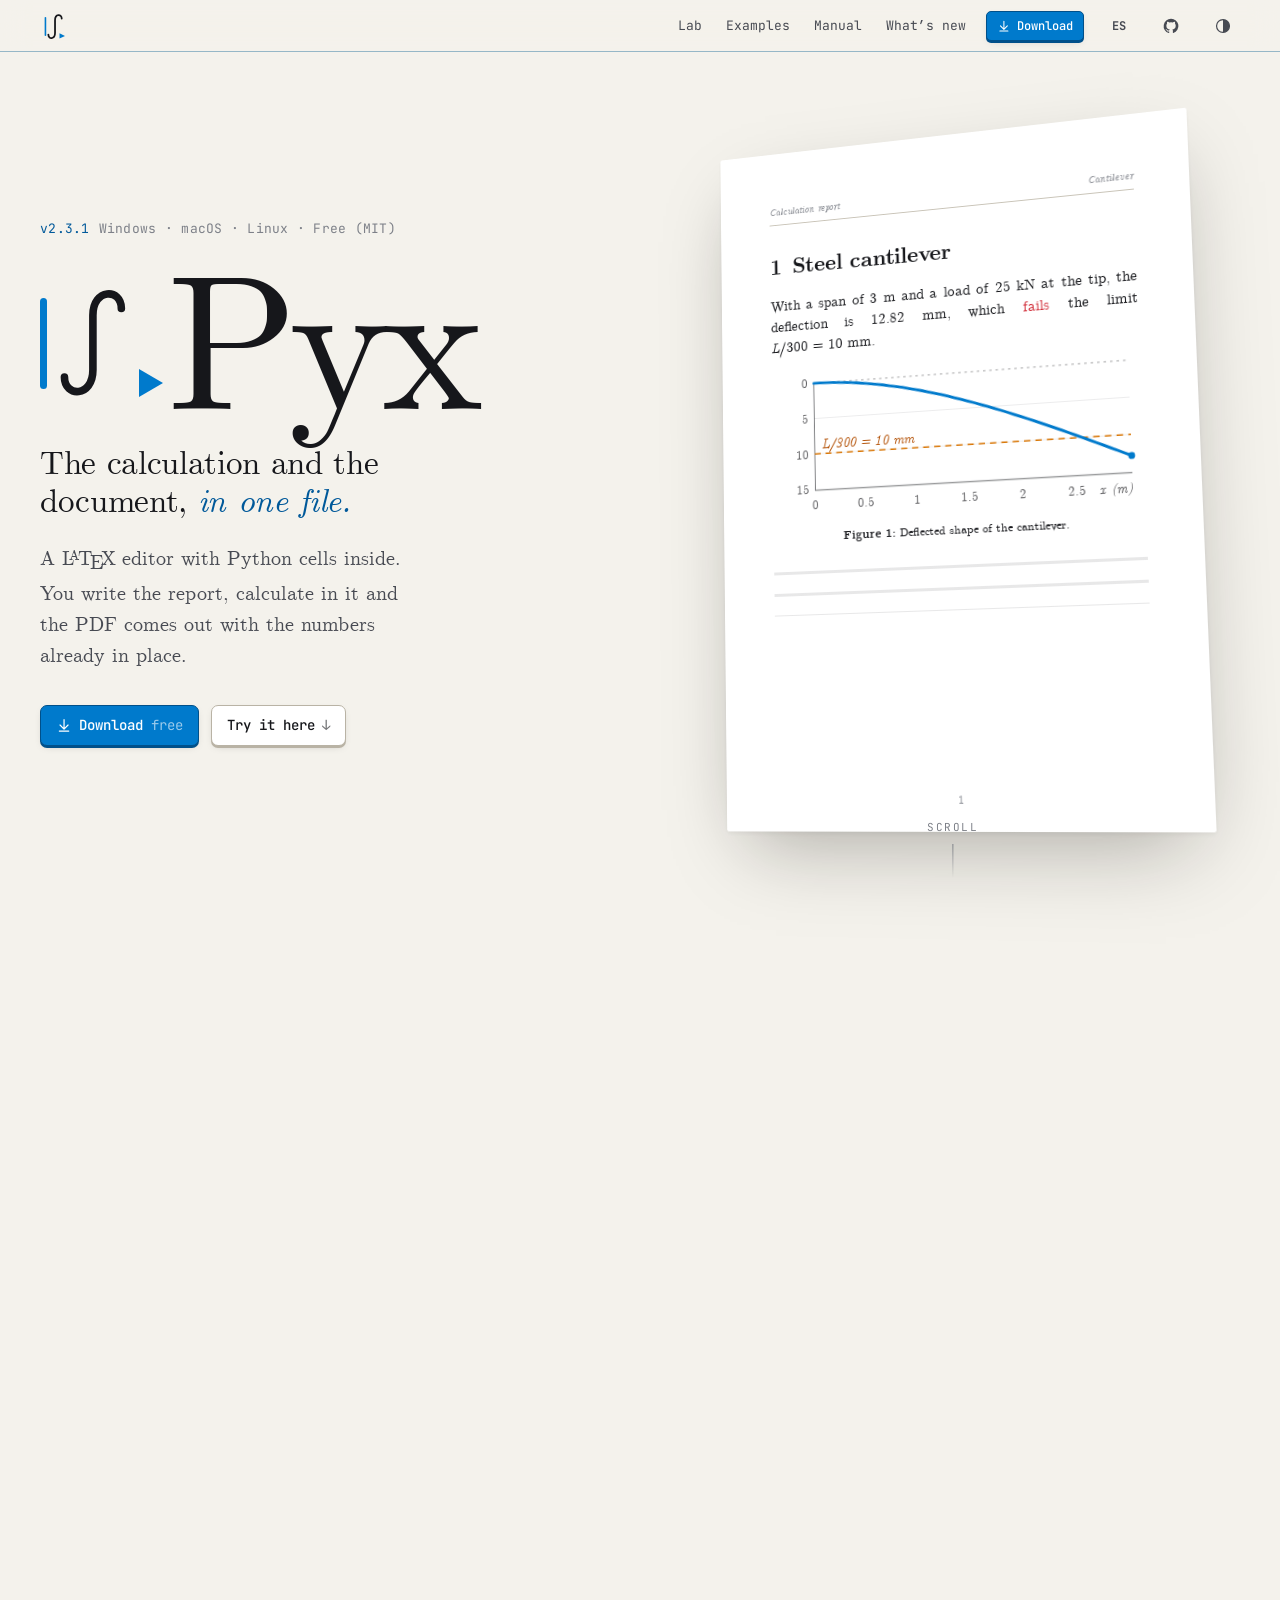
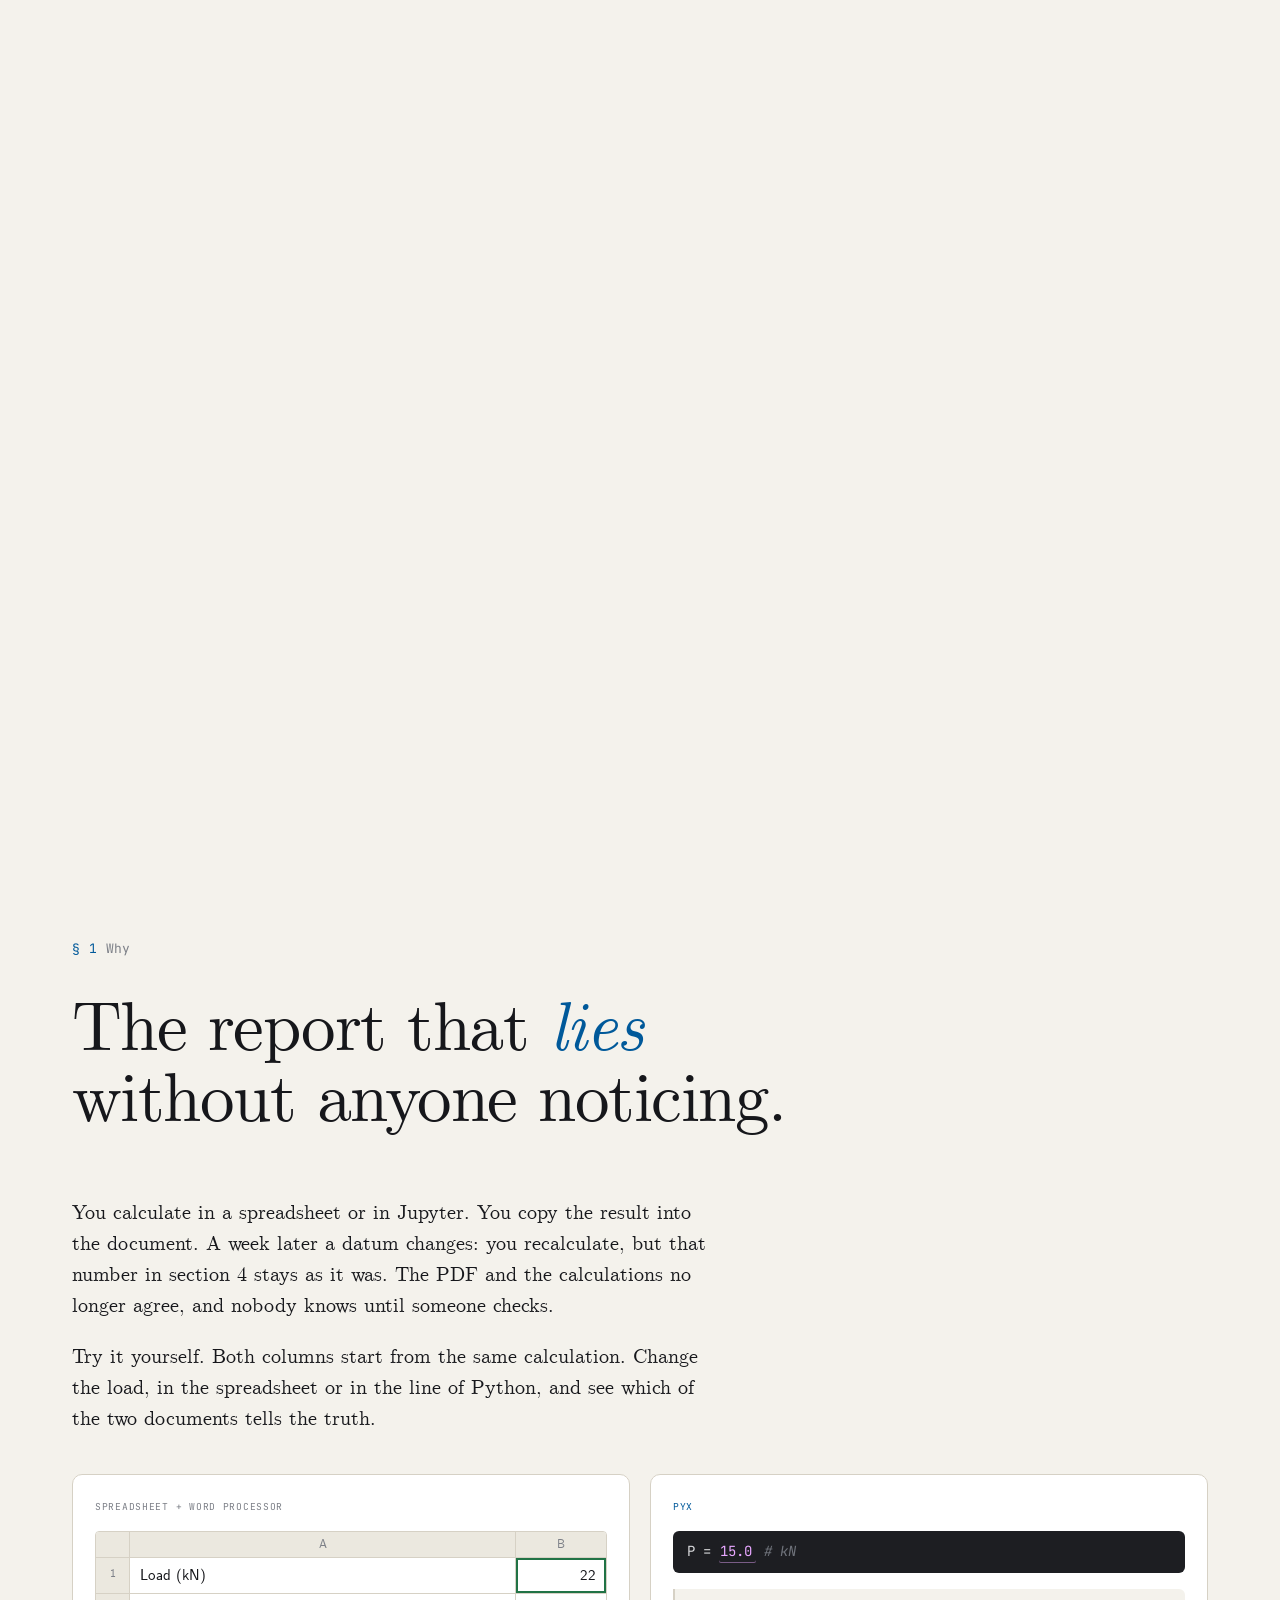
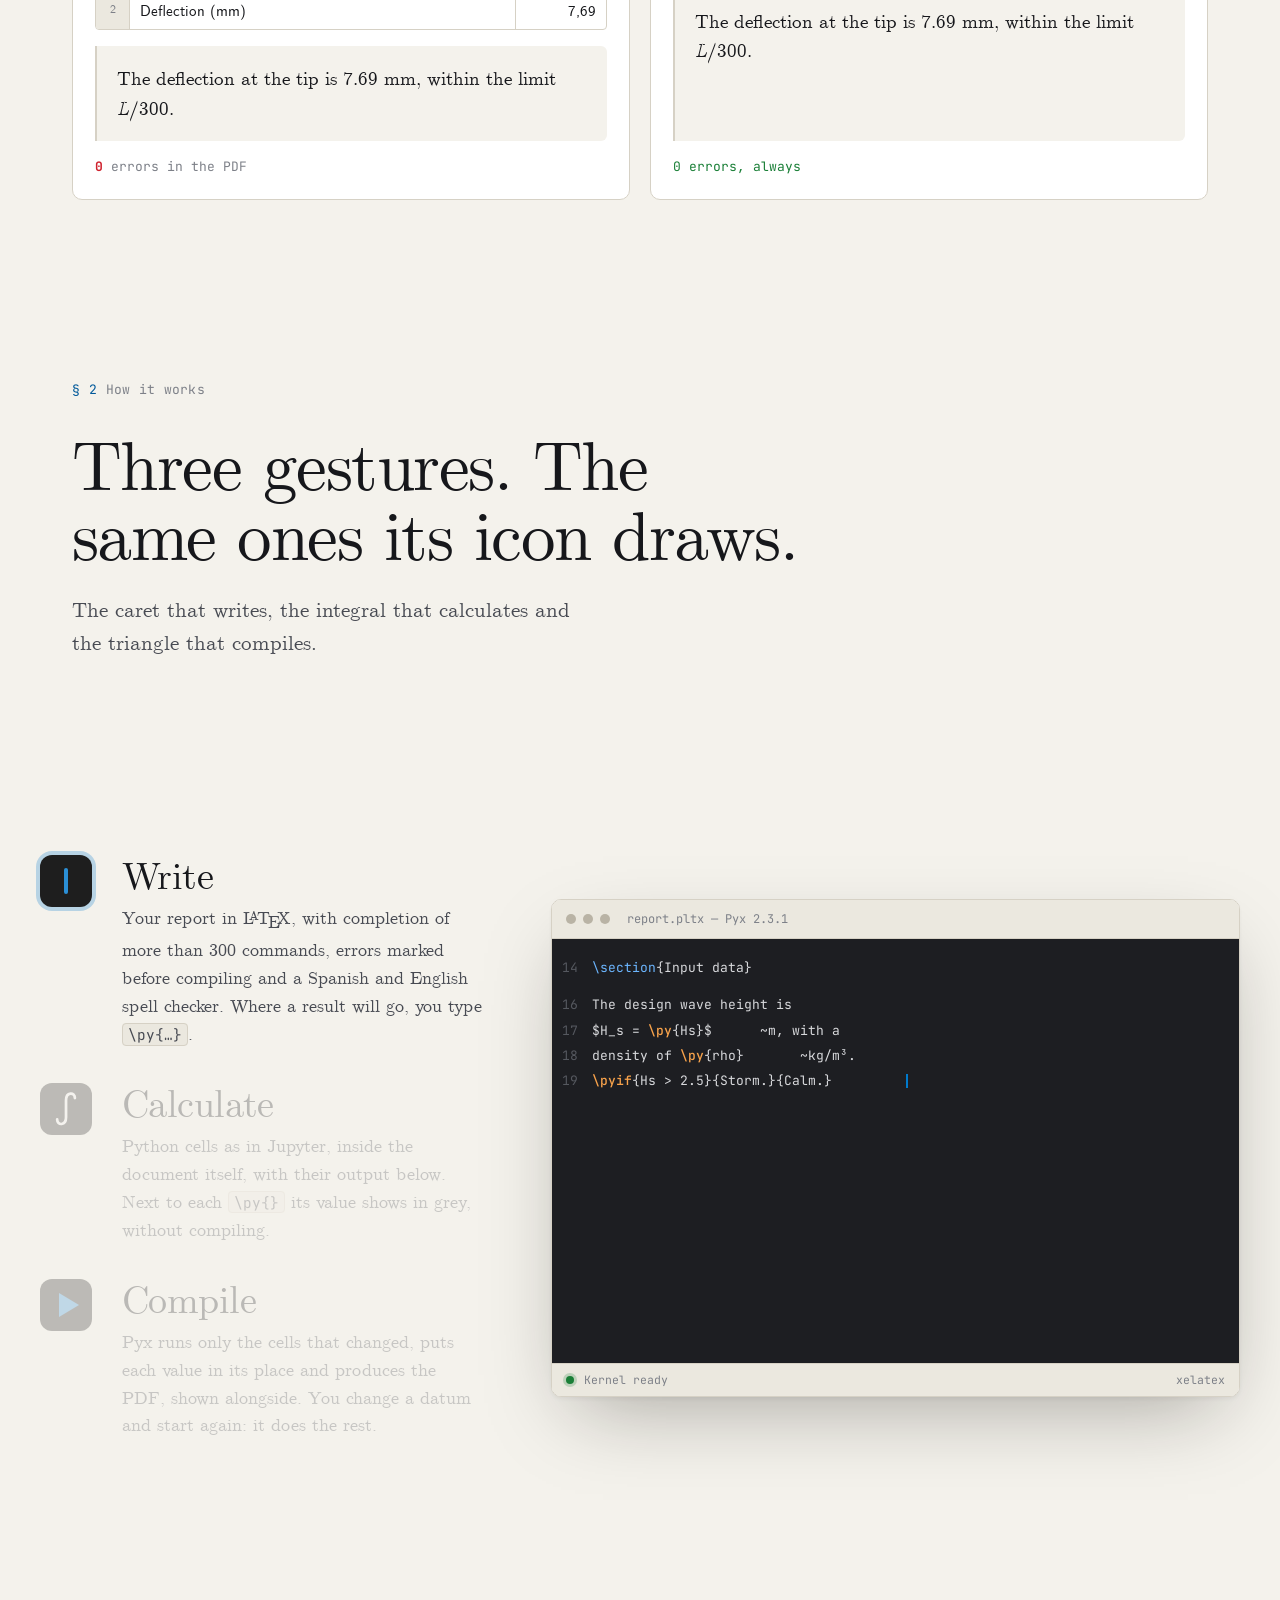
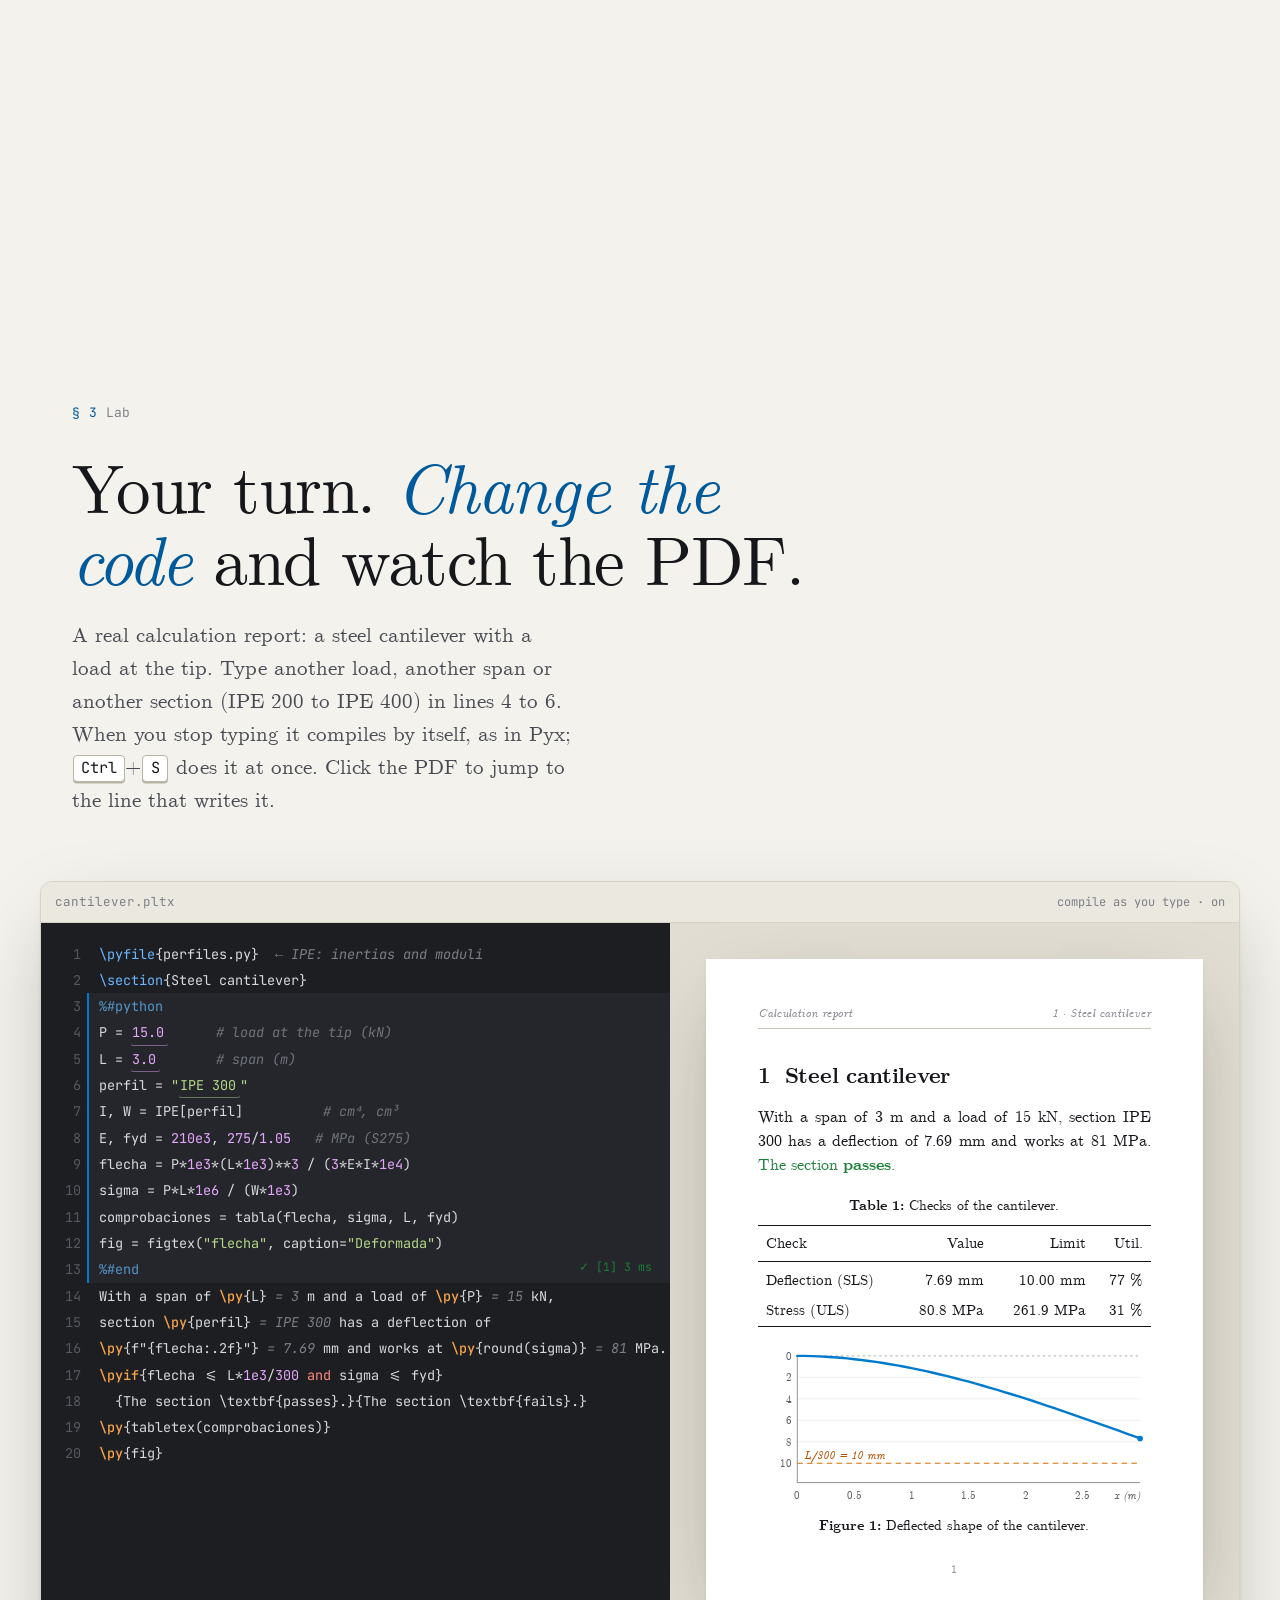
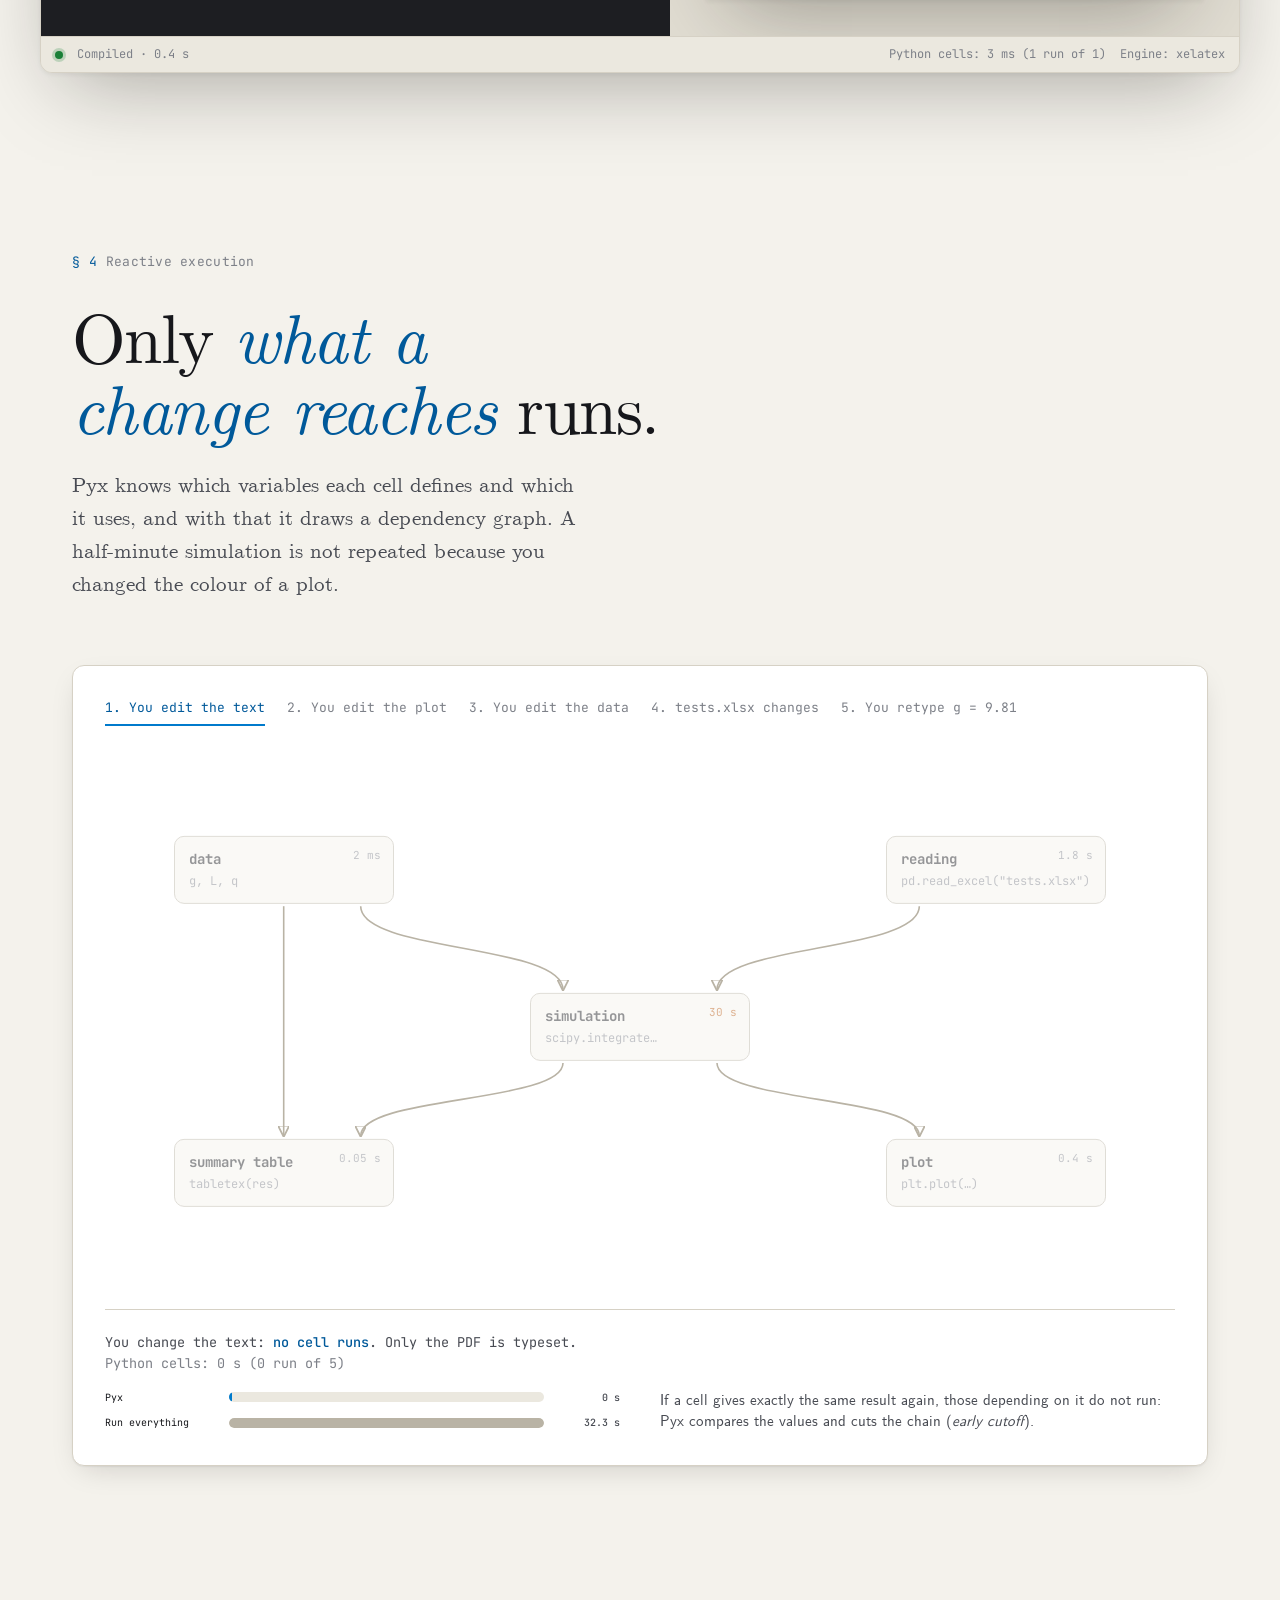
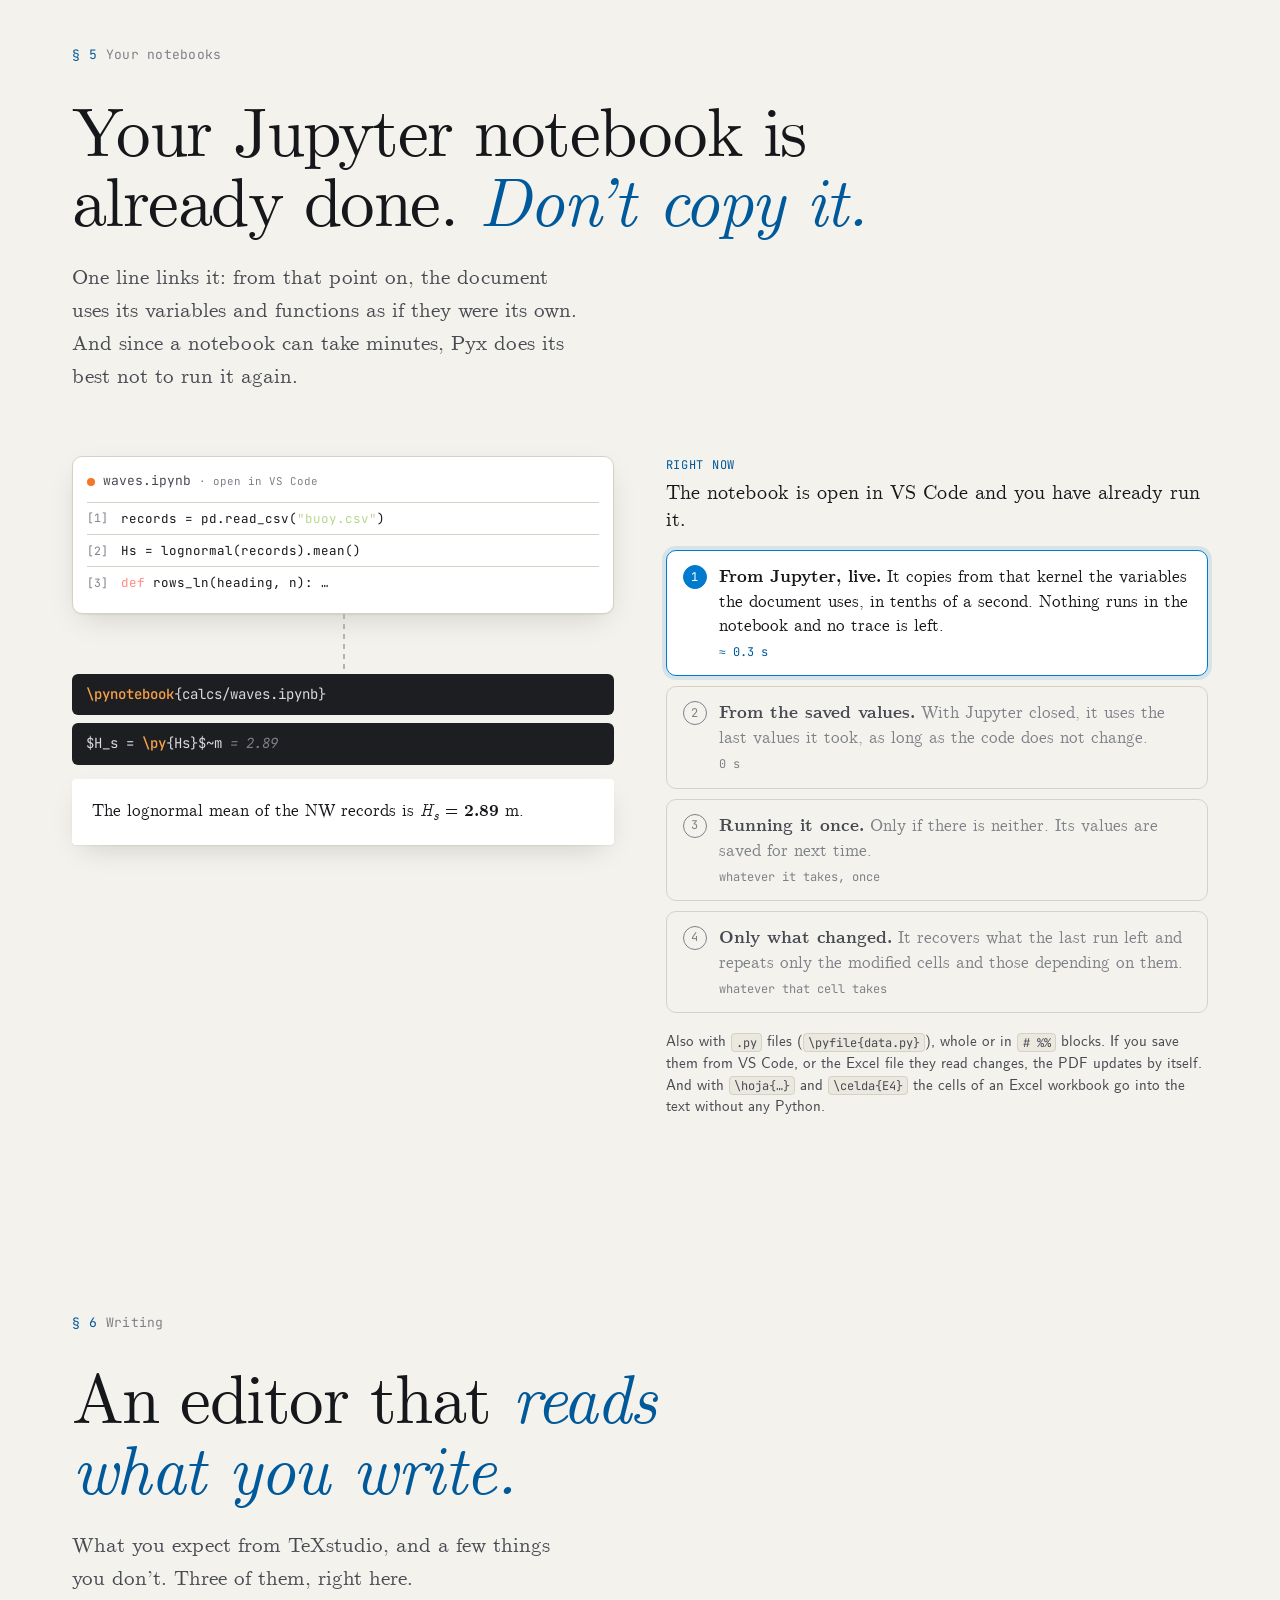
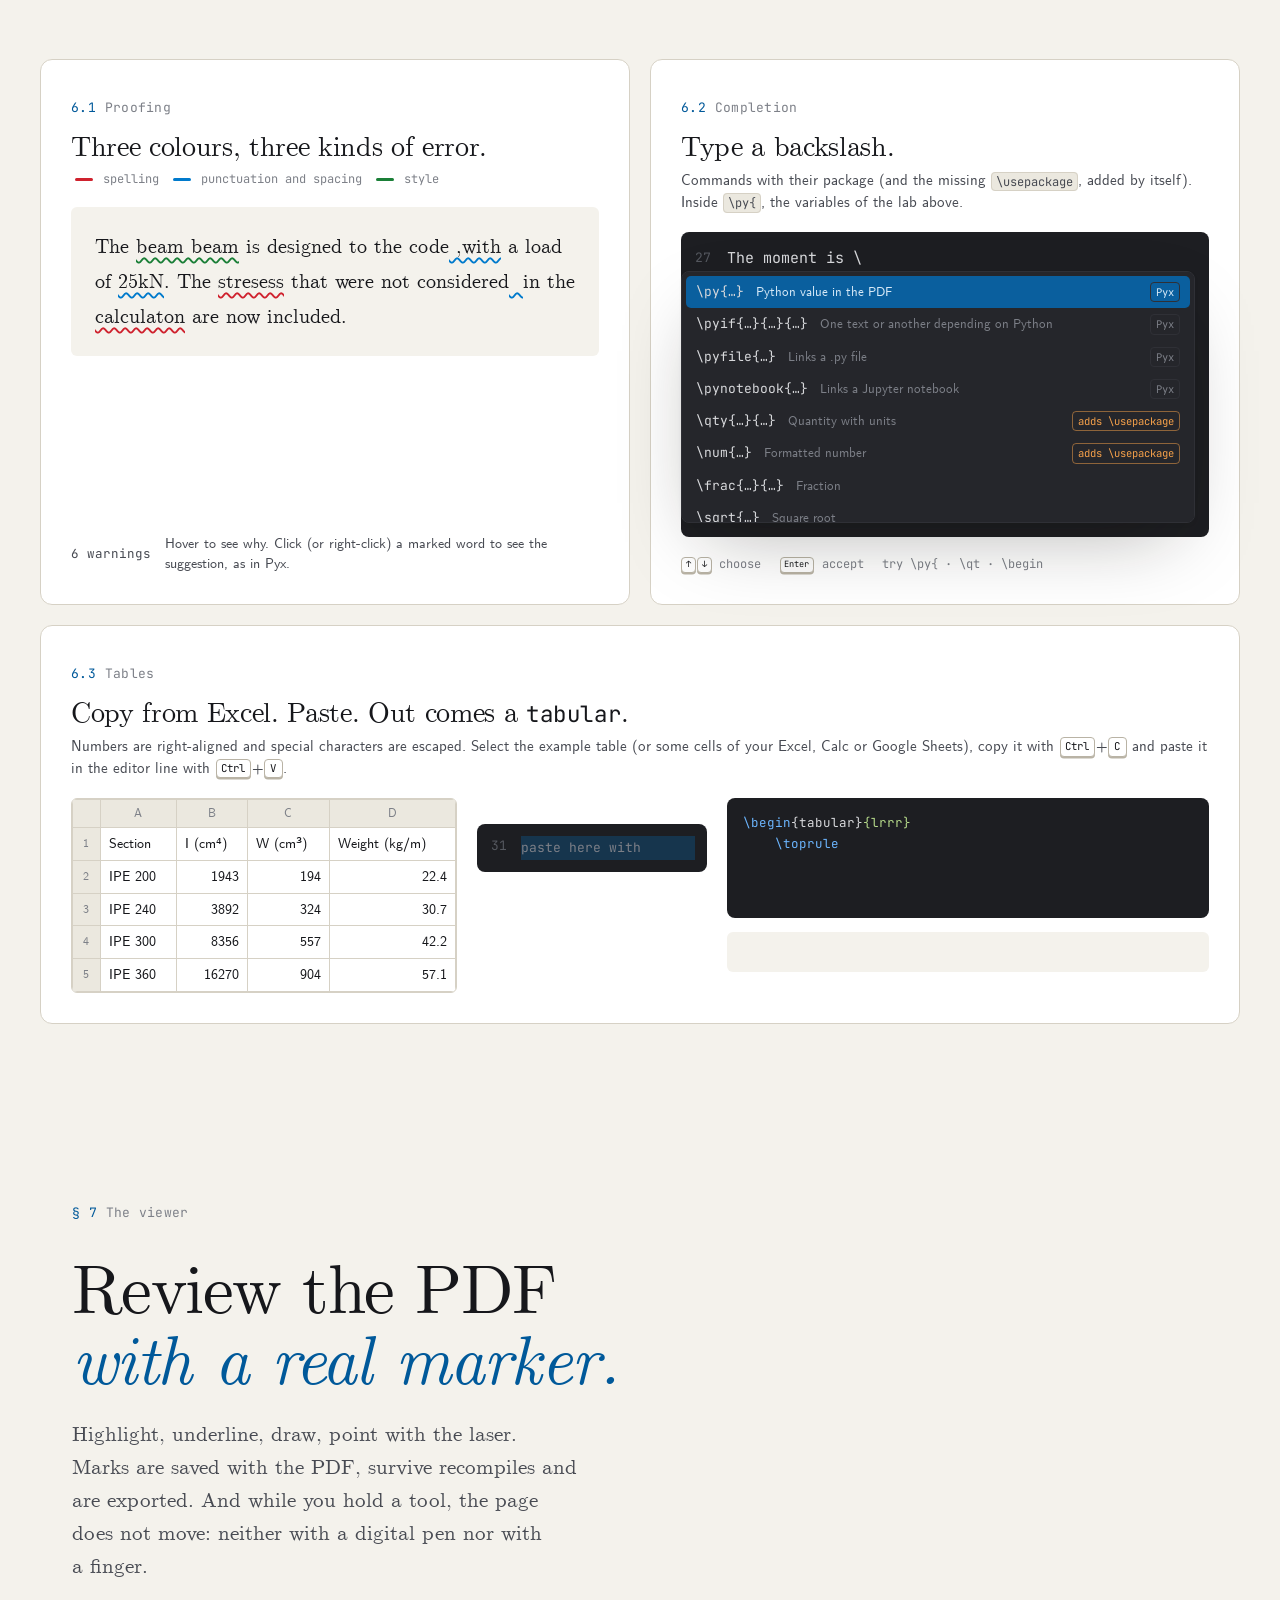
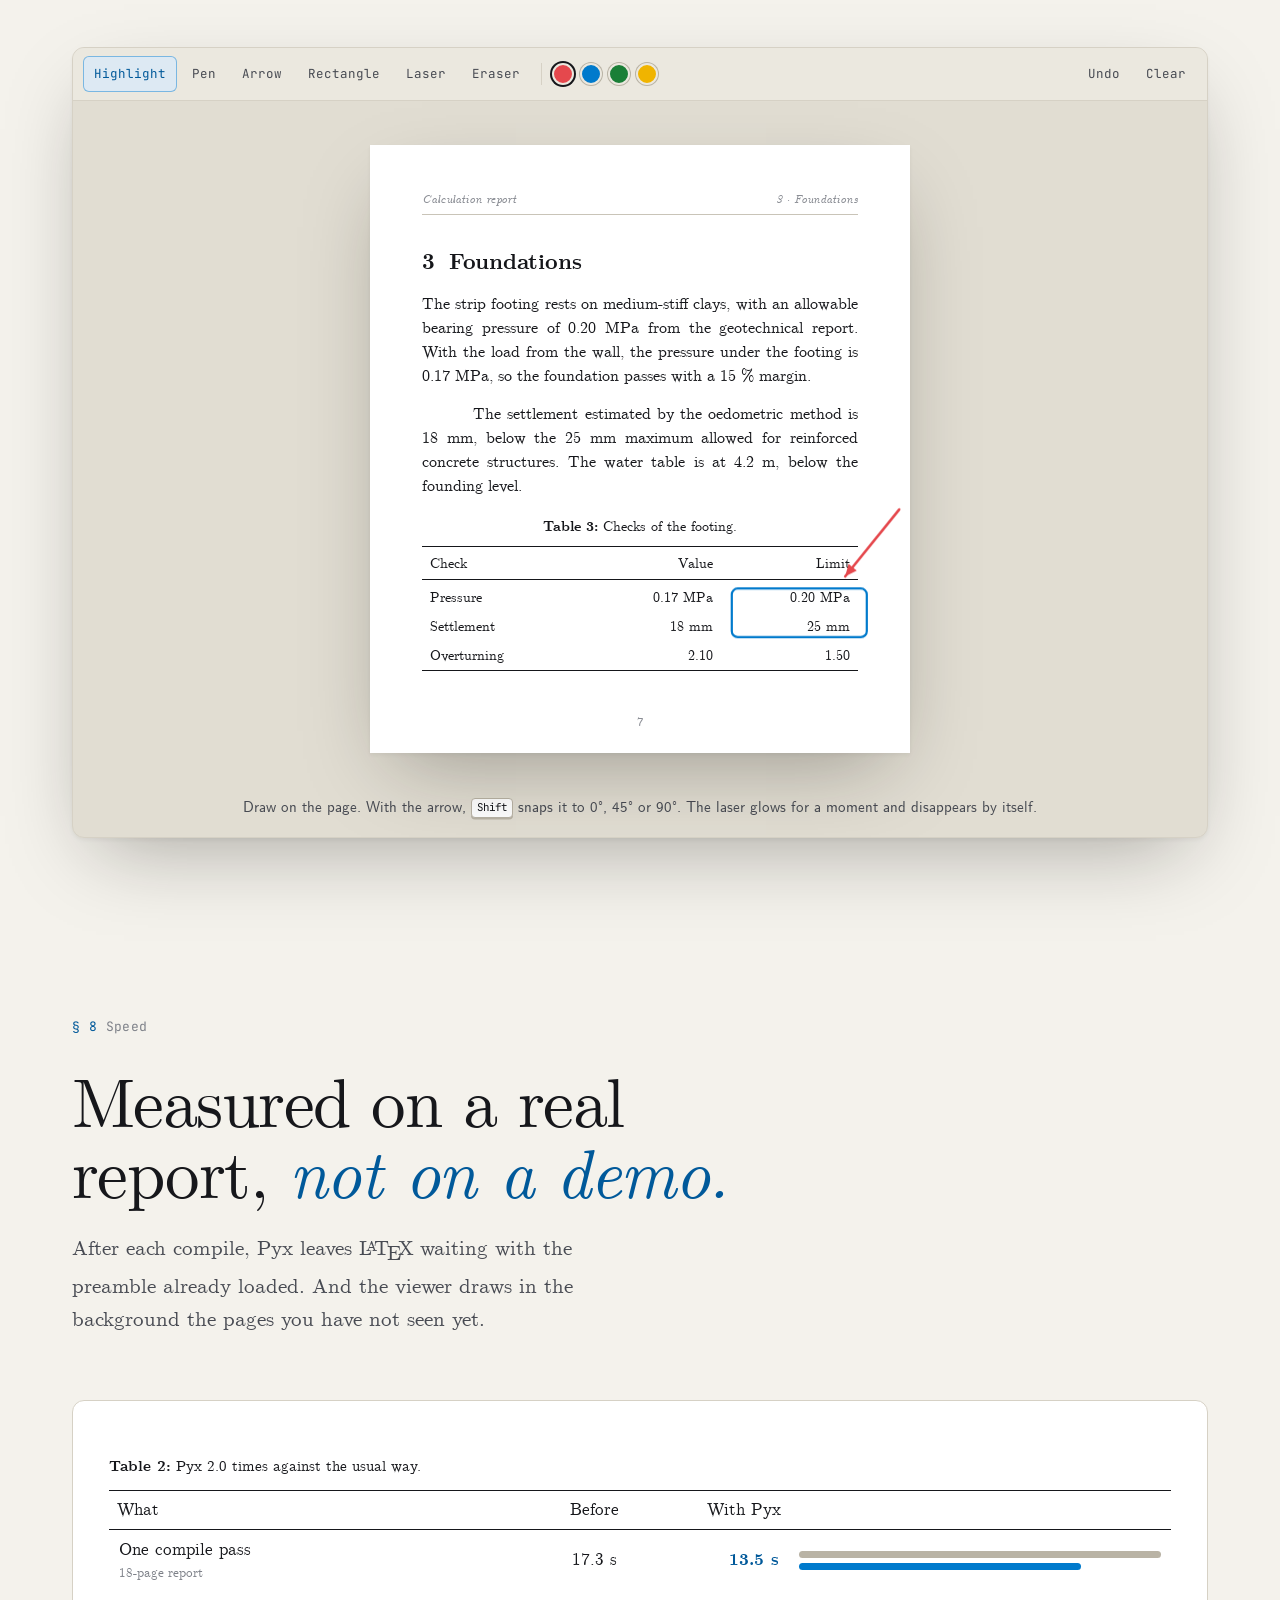
<file: en/index.html>
<!doctype html>
<html lang="en">
<head>
  <meta charset="utf-8">
  <meta name="viewport" content="width=device-width, initial-scale=1">
  <title>Pyx · The calculation and the document, in one file</title>
  <meta name="description" content="Pyx is a LaTeX editor with Python cells inside. You write the report, calculate in it and the PDF comes out with the numbers already in place. Change a datum and everything updates.">
  <meta name="theme-color" content="#f4f2ec" media="(prefers-color-scheme: light)">
  <meta name="theme-color" content="#111214" media="(prefers-color-scheme: dark)">
  <meta property="og:type" content="website">
  <meta property="og:title" content="Pyx · The calculation and the document, in one file">
  <meta property="og:description" content="A LaTeX editor with Python cells inside. Change a datum and the whole PDF catches up.">
  <meta property="og:image" content="../assets/img/og.png">
  <meta property="og:locale" content="en_GB">
  <meta name="twitter:card" content="summary_large_image">
  <link rel="icon" href="../assets/img/logo.svg" type="image/svg+xml">
  <link rel="icon" href="../assets/img/favicon-32.png" sizes="32x32" type="image/png">
  <link rel="apple-touch-icon" href="../assets/img/icon.png">
  <script>try{var t=localStorage.getItem('pyx-tema');if(t)document.documentElement.dataset.theme=t}catch(e){}</script>
  <link rel="preload" href="../assets/fonts/cmu-serif-500-roman.woff2" as="font" type="font/woff2" crossorigin>
  <link rel="preload" href="../assets/fonts/jetbrains-mono-latin-400-normal.woff2" as="font" type="font/woff2" crossorigin>
  <link rel="stylesheet" href="../assets/css/base.css?v=20261125a">
  <link rel="stylesheet" href="../assets/css/home.css?v=20261125a">
  <link rel="alternate" hreflang="es" href="https://lorgioo.github.io/Pyx-web/">
  <link rel="alternate" hreflang="en" href="https://lorgioo.github.io/Pyx-web/en/">
</head>
<body>
<a class="skip" href="#por-que">Skip to content</a>

<svg width="0" height="0" style="position:absolute" aria-hidden="true">
  <defs>
    <symbol id="logo" viewBox="-2 -4 86 104">
      <rect x=".5" y="11.15" width="6.25" height="74.4" rx="3.1" fill="var(--blue)"/>
      <path d="M67.2 16.93C67.2-1.91 41.1-1.91 41.1 23.21V73.46C41.1 98.59 15 98.59 15 79.74" fill="none" stroke="currentColor" stroke-width="7" stroke-linecap="round"/>
      <path d="M80.06 84.77 58.5 95.28V74.26Z" fill="var(--blue)"/>
    </symbol>
    <symbol id="i-sun" viewBox="0 0 24 24"><circle cx="12" cy="12" r="4.2" fill="none" stroke="currentColor" stroke-width="1.6"/><path d="M12 12m0-8.6v0M12 2.2v2.2M12 19.6v2.2M2.2 12h2.2M19.6 12h2.2M5 5l1.6 1.6M17.4 17.4 19 19M5 19l1.6-1.6M17.4 6.6 19 5" stroke="currentColor" stroke-width="1.6" stroke-linecap="round"/></symbol>
    <symbol id="i-contrast" viewBox="0 0 24 24"><circle cx="12" cy="12" r="8.6" fill="none" stroke="currentColor" stroke-width="1.6"/><path d="M12 3.4a8.6 8.6 0 0 1 0 17.2Z" fill="currentColor"/></symbol>
    <symbol id="i-menu" viewBox="0 0 24 24"><path d="M4 7h16M4 12h16M4 17h10" stroke="currentColor" stroke-width="1.7" stroke-linecap="round"/></symbol>
    <symbol id="i-win" viewBox="0 0 24 24"><path d="M3 5.3 10.4 4.3v7.1H3Zm8.4-1.2L21 2.8v8.6h-9.6ZM3 12.6h7.4v7.1L3 18.7Zm8.4 0H21v8.6l-9.6-1.3Z" fill="currentColor"/></symbol>
    <symbol id="i-mac" viewBox="0 0 24 24"><path d="M16.4 12.7c0-2.2 1.8-3.2 1.9-3.3-1-1.5-2.6-1.7-3.2-1.7-1.4-.1-2.6.8-3.3.8-.7 0-1.7-.8-2.9-.8-1.5 0-2.9.9-3.6 2.2-1.6 2.7-.4 6.7 1.1 8.9.7 1.1 1.6 2.3 2.8 2.2 1.1 0 1.5-.7 2.9-.7 1.3 0 1.7.7 2.9.7 1.2 0 2-1.1 2.7-2.2.9-1.2 1.2-2.4 1.2-2.5-.1 0-2.5-.9-2.5-3.6ZM14.2 6.1c.6-.8 1-1.8.9-2.9-.9 0-2 .6-2.7 1.4-.6.7-1.1 1.8-1 2.8 1 .1 2.1-.5 2.8-1.3Z" fill="currentColor"/></symbol>
    <symbol id="i-linux" viewBox="0 0 24 24"><path d="M12 2.5c-2.2 0-3.3 1.9-3.3 4.4 0 1.2.3 2.1-.6 3.4-1 1.4-2.6 3.6-2.6 6 0 .7.2 1.3.5 1.8-.8.4-1.6 1-1.4 1.8.3 1 2 .7 3.2 1.4 1 .6 2.3.6 2.9-.2h2.6c.6.8 1.9.8 2.9.2 1.2-.7 2.9-.4 3.2-1.4.2-.8-.6-1.4-1.4-1.8.3-.5.5-1.1.5-1.8 0-2.4-1.6-4.6-2.6-6-.9-1.3-.6-2.2-.6-3.4 0-2.5-1.1-4.4-3.3-4.4Z" fill="none" stroke="currentColor" stroke-width="1.5" stroke-linejoin="round"/><circle cx="10.6" cy="7.4" r=".9" fill="currentColor"/><circle cx="13.4" cy="7.4" r=".9" fill="currentColor"/></symbol>
    <symbol id="i-gh" viewBox="0 0 24 24"><path d="M12 2.3a9.8 9.8 0 0 0-3.1 19.1c.5.1.7-.2.7-.5v-1.7c-2.7.6-3.3-1.3-3.3-1.3-.4-1.1-1.1-1.4-1.1-1.4-.9-.6.1-.6.1-.6 1 .1 1.5 1 1.5 1 .9 1.5 2.3 1.1 2.9.8.1-.6.3-1.1.6-1.3-2.2-.2-4.5-1.1-4.5-4.9 0-1.1.4-2 1-2.7-.1-.2-.4-1.2.1-2.6 0 0 .8-.3 2.7 1a9.4 9.4 0 0 1 4.9 0c1.9-1.3 2.7-1 2.7-1 .5 1.4.2 2.4.1 2.6.6.7 1 1.6 1 2.7 0 3.8-2.3 4.7-4.5 4.9.4.3.7.9.7 1.8v2.7c0 .3.2.6.7.5A9.8 9.8 0 0 0 12 2.3Z" fill="currentColor"/></symbol>
    <symbol id="i-arrow" viewBox="0 0 24 24"><path d="M5 12h13M13 6l6 6-6 6" fill="none" stroke="currentColor" stroke-width="1.8" stroke-linecap="round" stroke-linejoin="round"/></symbol>
    <symbol id="i-down" viewBox="0 0 24 24"><path d="M12 4v13M6 12l6 6 6-6M5 21h14" fill="none" stroke="currentColor" stroke-width="1.8" stroke-linecap="round" stroke-linejoin="round"/></symbol>
  </defs>
</svg>

<header class="runhead">
  <a class="brand" href="./" aria-label="Pyx, home"><svg aria-hidden="true"><use href="#logo"/></svg></a>
  <nav aria-label="Main">
    <a href="#laboratorio">Lab</a>
    <a href="examples/">Examples</a>
    <a href="manual/">Manual</a>
    <a href="news/">What’s new</a>
    <a class="key small primary" href="#descargar"><svg aria-hidden="true"><use href="#i-down"/></svg>Download</a>
  </nav>
  <a class="icon-btn lang-btn" href="../" hreflang="es" lang="es" title="Ver en español" aria-label="Ver en español">ES</a>
  <a class="icon-btn gh-btn" href="https://github.com/LorGIOO/Pyx" aria-label="Pyx’s code on GitHub" title="Pyx’s code on GitHub"><svg aria-hidden="true"><use href="#i-gh"/></svg></a>
  <button class="icon-btn" type="button" data-theme-toggle aria-label="Change the theme"><svg aria-hidden="true"><use href="#i-contrast"/></svg></button>
  <button class="icon-btn menu-btn" type="button" aria-label="Menu" aria-expanded="false"><svg aria-hidden="true"><use href="#i-menu"/></svg></button>
</header>

<main>

<!-- =====================================================================
     PORTADA — una hoja que se gira: todo PDF tiene un reverso
     ===================================================================== -->
<section class="hero" id="portada" aria-label="Cover">
  <div class="hero-stage">
    <div class="hero-copy">
      <div class="hero-step is-on" data-step="0">
        <p class="eyebrow"><span>v2.3.1</span><span class="n">Windows · macOS · Linux · Free (MIT)</span></p>
        <h1 class="hero-title">
          <span class="glyphs" aria-hidden="true"><i class="g-cursor"></i><svg class="g-int" viewBox="10 -4 62 106"><path d="M67.2 16.93C67.2-1.91 41.1-1.91 41.1 23.21V73.46C41.1 98.59 15 98.59 15 79.74"/></svg><i class="g-run"></i></span>
          <span class="word">Pyx</span>
        </h1>
        <p class="hero-lede">The calculation and the document, <em>in one file.</em></p>
        <p class="hero-sub">A <span class="latex">L<sup>a</sup>T<sub>e</sub>X</span> editor with Python cells inside. You write the report, calculate in it and the PDF comes out with the numbers already in place.</p>
        <div class="hero-actions">
          <a class="key primary" href="#descargar"><svg aria-hidden="true"><use href="#i-down"/></svg>Download <span class="k-hint">free</span></a>
          <a class="key" href="#laboratorio">Try it here <span class="k-hint">↓</span></a>
        </div>
      </div>
      <div class="hero-step" data-step="1">
        <p class="eyebrow"><span>¶ The back</span></p>
        <h2 class="hero-h">Every report has a&nbsp;back.</h2>
        <p class="hero-sub">Turn the sheet over: every number in the PDF is a line of Python that ran. Cells are <span class="latex">L<sup>a</sup>T<sub>e</sub>X</span> comments, so the file is still valid <span class="latex">L<sup>a</sup>T<sub>e</sub>X</span>.</p>
      </div>
      <div class="hero-step" data-step="2">
        <p class="eyebrow"><span>¶ A datum changes</span></p>
        <h2 class="hero-h">You change the load. The whole report&nbsp;notices.</h2>
        <p class="hero-sub">The number in the paragraph, the conclusion and the plot. Without copying anything from anywhere: you only change one line of code.</p>
        <div class="hero-edit code-line mono"><label for="hero-p">P = </label><input class="code-in" id="hero-p" value="15.0" inputmode="decimal" spellcheck="false" autocomplete="off" data-hero-p><span class="tk-com">  # load (kN)</span></div>
        <p class="hero-note mono" data-hero-note>Type another load in the line above.</p>
      </div>
    </div>

    <div class="hero-scene" aria-hidden="true">
      <div class="sheet3d" data-sheet>
        <div class="face face-front">
          <div class="pdf-page">
            <div class="pdf-runhead"><span>Calculation report</span><span>Cantilever</span></div>
            <h3 class="pdf-h"><span>1</span>Steel cantilever</h3>
            <p class="pdf-p">With a span of <span class="v">3</span>&nbsp;m and a load of <span class="v" data-h="P">15</span>&nbsp;kN at the tip, the deflection is <span class="v" data-h="f">7.69</span>&nbsp;mm, which <span class="v verdict" data-h="ok">passes</span> the limit <i>L</i>/300&nbsp;=&nbsp;<span class="v">10</span>&nbsp;mm.</p>
            <svg class="pdf-plot" viewBox="0 0 300 120" data-h="plot"></svg>
            <p class="pdf-cap"><b>Figure 1:</b> Deflected shape of the cantilever.</p>
            <p class="pdf-p pdf-ghost"></p>
            <div class="pdf-foot">1</div>
          </div>
        </div>
        <div class="face face-back">
          <div class="editor-mini">
            <div class="ed-tabs"><span class="on">cantilever.pltx</span></div>
            <ol class="ed-lines">
              <li><span class="tk-cmd">\section</span>{Steel cantilever}</li>
              <li class="cell-start"><span class="tk-cell">%#python</span></li>
              <li class="cell">P = <span class="tk-num" data-h="Pcode">15.0</span>   <span class="tk-com"># load (kN)</span></li>
              <li class="cell">L = <span class="tk-num">3.0</span>    <span class="tk-com"># span (m)</span></li>
              <li class="cell">E, I = <span class="tk-num">210e3</span>, <span class="tk-num">8356e4</span></li>
              <li class="cell">flecha = P*<span class="tk-num">1e3</span>*(L*<span class="tk-num">1e3</span>)**<span class="tk-num">3</span> / (<span class="tk-num">3</span>*E*I)</li>
              <li class="cell">admisible = L*<span class="tk-num">1e3</span> / <span class="tk-num">300</span></li>
              <li class="cell-end"><span class="tk-cell">%#end</span></li>
              <li>With a span of <span class="tk-py">\py</span>{L} m and a load of</li>
              <li><span class="tk-py">\py</span>{P} kN at the tip, the deflection is</li>
              <li><span class="tk-py">\py</span>{f"{flecha:.2f}"} mm, which</li>
              <li><span class="tk-py">\pyif</span>{flecha &lt;= admisible}{passes}{fails}</li>
              <li>the limit $L/300$ = <span class="tk-py">\py</span>{admisible} mm.</li>
              <li><span class="tk-py">\py</span>{figtex(<span class="tk-str">"flecha"</span>)}</li>
            </ol>
          </div>
        </div>
      </div>
      <div class="scroll-hint mono"><span>scroll</span><i></i></div>
    </div>
  </div>
</section>

<!-- =====================================================================
     § 1 — Por qué existe Pyx
     ===================================================================== -->
<section class="chapter" id="por-que" data-chapter="<b>§ 1</b> · Why">
  <div class="wrap">
    <header class="chap-head reveal">
      <p class="eyebrow"><span>§ 1</span><span class="n">Why</span></p>
      <h2>The report that <em>lies</em> without anyone&nbsp;noticing.</h2>
    </header>
    <div class="prose reveal">
      <p>You calculate in a spreadsheet or in Jupyter. You copy the result into the document. A week later a datum changes: you recalculate, but that number in section 4 stays as it was. The PDF and the calculations no longer agree, and nobody knows until someone&nbsp;checks.</p>
      <p>Try it yourself. Both columns start from the same calculation. Change the load, in the spreadsheet or in the line of Python, and see which of the two documents tells the&nbsp;truth.</p>
    </div>

    <div class="errata reveal" data-errata>
      <div class="errata-cols">
        <article class="errata-col old">
          <header><span class="mono">Spreadsheet + word processor</span></header>
          <div class="sheet-mini">
            <div class="xl-row xl-head"><span></span><span>A</span><span>B</span></div>
            <div class="xl-row"><span>1</span><span>Load (kN)</span><span class="xl-edit"><input class="xl-in" value="15,0" inputmode="decimal" spellcheck="false" autocomplete="off" aria-label="Load in the spreadsheet, in kilonewtons" data-xl-p></span></div>
            <div class="xl-row"><span>2</span><span>Deflection (mm)</span><span data-xl-f>7.69</span></div>
          </div>
          <div class="doc-mini">
            <p>The deflection at the tip is <span class="stale" data-old-f>7.69</span>&nbsp;mm, <span class="stale" data-old-v>within</span> the limit <i>L</i>/300.</p>
          </div>
          <footer class="errata-count mono"><span data-errata-n>0</span> errors in the PDF</footer>
        </article>
        <article class="errata-col new">
          <header><span class="mono">Pyx</span></header>
          <div class="code-line mono"><label for="errata-p">P = </label><input class="code-in" id="errata-p" value="15.0" inputmode="decimal" spellcheck="false" autocomplete="off" data-new-p><span class="tk-com">  # kN</span></div>
          <div class="doc-mini">
            <p>The deflection at the tip is <span class="live" data-new-f>7.69</span>&nbsp;mm, <span class="live" data-new-v>within</span> the limit <i>L</i>/300.</p>
          </div>
          <footer class="errata-count ok mono">0 errors, always</footer>
        </article>
      </div>
    </div>
  </div>
</section>

<!-- =====================================================================
     § 2 — Tres gestos: | ∫ ▶
     ===================================================================== -->
<section class="chapter gestures" id="como" data-chapter="<b>§ 2</b> · How it works">
  <div class="wrap">
    <header class="chap-head reveal">
      <p class="eyebrow"><span>§ 2</span><span class="n">How it works</span></p>
      <h2>Three gestures. The same ones its icon&nbsp;draws.</h2>
      <p class="chap-sub">The caret that writes, the integral that calculates and the triangle that compiles.</p>
    </header>
  </div>
  <div class="gest-track" data-gestures>
    <div class="gest-stage">
      <div class="gest-copy">
        <ol class="gest-list">
          <li class="is-on" data-g="0">
            <span class="gest-glyph g0" aria-hidden="true"><i></i></span>
            <h3>Write</h3>
            <p>Your report in <span class="latex">L<sup>a</sup>T<sub>e</sub>X</span>, with completion of more than 300 commands, errors marked before compiling and a Spanish and English spell checker. Where a result will go, you type <code>\py{…}</code>.</p>
          </li>
          <li data-g="1">
            <span class="gest-glyph g1" aria-hidden="true"><svg viewBox="10 -4 62 106"><path d="M67.2 16.93C67.2-1.91 41.1-1.91 41.1 23.21V73.46C41.1 98.59 15 98.59 15 79.74"/></svg></span>
            <h3>Calculate</h3>
            <p>Python cells as in Jupyter, inside the document itself, with their output below. Next to each <code>\py{}</code> its value shows in grey, without compiling.</p>
          </li>
          <li data-g="2">
            <span class="gest-glyph g2" aria-hidden="true"><i></i></span>
            <h3>Compile</h3>
            <p>Pyx runs only the cells that changed, puts each value in its place and produces the PDF, shown alongside. You change a datum and start&nbsp;again: it does the&nbsp;rest.</p>
          </li>
        </ol>
      </div>
      <div class="gest-visual" aria-hidden="true">
        <div class="win">
          <div class="win-bar"><span></span><span></span><span></span><b>report.pltx — Pyx 2.3.1</b></div>
          <div class="win-body">
            <div class="win-editor">
              <div class="wl"><em>14</em><span class="tk-cmd">\section</span>{Input data}</div>
              <div class="wl gcell"><em>15</em><span class="cellbox"><span>g = <span class="tk-num">9.81</span>   <span class="tk-com"># gravity (m/s²)</span></span><span>rho = <span class="tk-num">1025</span> <span class="tk-com"># sea water (kg/m³)</span></span><span>Hs = <span class="tk-num">2.8</span>   <span class="tk-com"># design wave (m)</span></span><small class="cell-out">✓ [1]  4 ms</small></span></div>
              <div class="wl"><em>16</em>The design wave height is</div>
              <div class="wl"><em>17</em>$H_s = <span class="tk-py">\py</span>{Hs}$<span class="ghost"> = 2.8</span>~m, with a</div>
              <div class="wl"><em>18</em>density of <span class="tk-py">\py</span>{rho}<span class="ghost"> = 1025</span>~kg/m³.</div>
              <div class="wl typing"><em>19</em><span class="tk-py">\pyif</span>{Hs &gt; 2.5}{Storm.}{Calm.}<span class="ghost"> = Storm.</span><i class="caret"></i></div>
            </div>
            <div class="win-pdf">
              <div class="mini-page">
                <h4><span>1</span> Input data</h4>
                <p>The design wave height is <i>H<sub>s</sub></i> = <b class="pv">2.8</b>&nbsp;m, with a density of <b class="pv">1025</b>&nbsp;kg/m³. <b class="pv">Storm.</b></p>
                <div class="mini-lines"><i></i><i></i><i></i><i style="width:60%"></i></div>
              </div>
            </div>
          </div>
          <div class="win-status"><span class="led"></span><span data-gstatus>Kernel ready</span><span class="sp"></span><span>xelatex</span></div>
        </div>
      </div>
    </div>
  </div>
</section>

<!-- =====================================================================
     § 3 — Laboratorio
     ===================================================================== -->
<section class="chapter lab-chapter" id="laboratorio" data-chapter="<b>§ 3</b> · Lab">
  <div class="wrap">
    <header class="chap-head reveal">
      <p class="eyebrow"><span>§ 3</span><span class="n">Lab</span></p>
      <h2>Your turn. <em>Change the code</em> and watch the&nbsp;PDF.</h2>
      <p class="chap-sub">A real calculation report: a steel cantilever with a load at the tip. Type another load, another span or another section (IPE 200 to IPE 400) in lines 4 to 6. When you stop typing it compiles by itself, as in Pyx; <kbd>Ctrl</kbd>+<kbd>S</kbd> does it at once. Click the PDF to jump to the line that writes it.</p>
    </header>
  </div>

  <div class="lab reveal" data-lab>
    <div class="lab-toolbar">
      <div class="lab-tabs" role="tablist" aria-label="View">
        <button class="lab-tab is-on" role="tab" aria-selected="true" data-lab-view="code">Code</button>
        <button class="lab-tab" role="tab" aria-selected="false" data-lab-view="pdf">PDF</button>
      </div>
      <span class="lab-file mono">cantilever.pltx</span>
      <span class="sp"></span>
      <span class="lab-hint mono hide-sm">compile as you type · on</span>
    </div>
    <div class="lab-body" data-view="code">
      <div class="lab-code" aria-label="Document code">
        <ol class="code-lines" data-lab-code>
          <li data-line="1"><span class="tk-cmd">\pyfile</span>{perfiles.py}<span class="ghost">  ← IPE: inertias and moduli</span></li>
          <li data-line="2"><span class="tk-cmd">\section</span>{Steel cantilever}</li>
          <li data-line="3" class="c-start"><span class="tk-cell">%#python</span></li>
          <li data-line="4" class="c">P = <input class="code-in" data-var="P" value="15.0" inputmode="decimal" spellcheck="false" autocomplete="off" aria-label="Line 4: load P in kN">      <span class="tk-com"># load at the tip (kN)</span></li>
          <li data-line="5" class="c">L = <input class="code-in" data-var="L" value="3.0" inputmode="decimal" spellcheck="false" autocomplete="off" aria-label="Line 5: span L in metres">       <span class="tk-com"># span (m)</span></li>
          <li data-line="6" class="c">perfil = <span class="tk-str">"</span><input class="code-in str" data-var="perfil" value="IPE 300" spellcheck="false" autocomplete="off" aria-label="Line 6: section, IPE 200 to IPE 400"><span class="tk-str">"</span></li>
          <li data-line="7" class="c">I, W = IPE[perfil]          <span class="tk-com"># cm⁴, cm³</span></li>
          <li data-line="8" class="c">E, fyd = <span class="tk-num">210e3</span>, <span class="tk-num">275</span>/<span class="tk-num">1.05</span>   <span class="tk-com"># MPa (S275)</span></li>
          <li data-line="9" class="c">flecha = P*<span class="tk-num">1e3</span>*(L*<span class="tk-num">1e3</span>)**<span class="tk-num">3</span> / (<span class="tk-num">3</span>*E*I*<span class="tk-num">1e4</span>)</li>
          <li data-line="10" class="c">sigma = P*L*<span class="tk-num">1e6</span> / (W*<span class="tk-num">1e3</span>)</li>
          <li data-line="11" class="c">comprobaciones = tabla(flecha, sigma, L, fyd)</li>
          <li data-line="12" class="c">fig = figtex(<span class="tk-str">"flecha"</span>, caption=<span class="tk-str">"Deformada"</span>)</li>
          <li data-line="13" class="c-end"><span class="tk-cell">%#end</span><span class="cell-run mono" data-lab-run>✓ [1] 3 ms</span></li>
          <li data-line="14">With a span of <span class="tk-py">\py</span>{L}<span class="ghost" data-g="L"> = 3.0</span> m and a load of <span class="tk-py">\py</span>{P}<span class="ghost" data-g="P"> = 15.0</span> kN,</li>
          <li data-line="15">section <span class="tk-py">\py</span>{perfil}<span class="ghost" data-g="perfil"> = IPE 300</span> has a deflection of</li>
          <li data-line="16"><span class="tk-py">\py</span>{f"{flecha:.2f}"}<span class="ghost" data-g="f"> = 7.69</span> mm and works at <span class="tk-py">\py</span>{round(sigma)}<span class="ghost" data-g="s"> = 81</span> MPa.</li>
          <li data-line="17"><span class="tk-py">\pyif</span>{flecha &lt;= L*<span class="tk-num">1e3</span>/<span class="tk-num">300</span> <span class="tk-kw">and</span> sigma &lt;= fyd}</li>
          <li data-line="18">  {The section \textbf{passes}.}{The section \textbf{fails}.}</li>
          <li data-line="19"><span class="tk-py">\py</span>{tabletex(comprobaciones)}</li>
          <li data-line="20"><span class="tk-py">\py</span>{fig}</li>
        </ol>
      </div>
      <div class="lab-pdf" aria-live="polite">
        <article class="pdf-page big" data-lab-pdf>
          <div class="pdf-runhead"><span>Calculation report</span><span>1 · Steel cantilever</span></div>
          <h3 class="pdf-h" data-sync="2"><span>1</span>Steel cantilever</h3>
          <p class="pdf-p" data-sync="14-18">With a span of <span class="v" data-o="L">3.0</span>&nbsp;m and a load of <span class="v" data-o="P">15.0</span>&nbsp;kN, section <span class="v" data-o="perfil">IPE 300</span> has a deflection of <span class="v" data-o="f">7.69</span>&nbsp;mm and works at <span class="v" data-o="s">81</span>&nbsp;MPa. <span class="v verdict" data-o="verdict" data-sync="17-18">The section <b>passes</b>.</span></p>
          <table class="booktabs" data-sync="19">
            <caption><b>Table 1:</b> Checks of the cantilever.</caption>
            <thead><tr><th>Check</th><th>Value</th><th>Limit</th><th>Util.</th></tr></thead>
            <tbody>
              <tr><td>Deflection (SLS)</td><td data-o="f2">7.69 mm</td><td data-o="adm">10.00 mm</td><td data-o="uf">77 %</td></tr>
              <tr><td>Stress (ULS)</td><td data-o="s2">80.8 MPa</td><td>261.9 MPa</td><td data-o="us">31 %</td></tr>
            </tbody>
          </table>
          <figure class="pdf-fig" data-sync="20">
            <svg viewBox="0 0 360 150" data-o="plot" role="img" aria-label="Plot of the cantilever’s deflected shape"></svg>
            <figcaption><b>Figure 1:</b> Deflected shape of the cantilever.</figcaption>
          </figure>
          <div class="pdf-foot">1</div>
        </article>
      </div>
    </div>
    <div class="lab-status mono">
      <span class="led" data-lab-led></span>
      <span data-lab-state>Compiled · 0.4 s</span>
      <span class="sp"></span>
      <span class="hide-sm" data-lab-cells>Python cells: 3 ms (1 run of 1)</span>
      <span>Engine: xelatex</span>
    </div>
  </div>
</section>

<!-- =====================================================================
     § 4 — Ejecución reactiva
     ===================================================================== -->
<section class="chapter" id="reactivo" data-chapter="<b>§ 4</b> · Reactive execution">
  <div class="wrap">
    <header class="chap-head reveal">
      <p class="eyebrow"><span>§ 4</span><span class="n">Reactive execution</span></p>
      <h2>Only <em>what a change reaches</em>&nbsp;runs.</h2>
      <p class="chap-sub">Pyx knows which variables each cell defines and which it uses, and with that it draws a dependency graph. A half-minute simulation is not repeated because you changed the colour of a plot.</p>
    </header>

    <div class="dag reveal" data-dag>
      <ol class="dag-steps mono" aria-label="Five changes, one after another">
        <li data-dag-do="texto">You edit the text</li>
        <li data-dag-do="grafica">You edit the plot</li>
        <li data-dag-do="datos">You edit the data</li>
        <li data-dag-do="excel">tests.xlsx changes</li>
        <li data-dag-do="mismo">You retype g = 9.81</li>
      </ol>
      <div class="dag-board">
        <svg class="dag-svg" viewBox="0 0 720 360" role="img" aria-label="Dependency graph of five cells">
          <defs><marker id="ah" viewBox="0 0 10 10" refX="9" refY="5" markerWidth="7" markerHeight="7" orient="auto-start-reverse"><path d="M0 0 10 5 0 10Z" fill="currentColor"/></marker></defs>
          <g class="edges"><path data-e="datos-sim"/><path data-e="excel-sim"/><path data-e="sim-graf"/><path data-e="sim-tabla"/><path data-e="datos-tabla"/></g>
        </svg>
        <div class="dag-node" data-n="datos" style="--x:16.7%;--y:21.7%"><b>data</b><span>g, L, q</span><em>2 ms</em></div>
        <div class="dag-node" data-n="excel" style="--x:83.3%;--y:21.7%"><b>reading</b><span>pd.read_excel("tests.xlsx")</span><em>1.8 s</em></div>
        <div class="dag-node heavy" data-n="sim" style="--x:50%;--y:51%"><b>simulation</b><span>scipy.integrate…</span><em>30 s</em></div>
        <div class="dag-node" data-n="graf" style="--x:83.3%;--y:78.3%"><b>plot</b><span>plt.plot(…)</span><em>0.4 s</em></div>
        <div class="dag-node" data-n="tabla" style="--x:16.7%;--y:78.3%"><b>summary table</b><span>tabletex(res)</span><em>0.05 s</em></div>
      </div>
      <div class="dag-log">
        <p class="mono dag-line" data-dag-line>Pick a change and see what runs again.</p>
        <div class="dag-bars">
          <div class="dag-bar"><span class="mono">Pyx</span><i data-dag-pyx style="--w:0%"></i><b class="mono" data-dag-pyxt>—</b></div>
          <div class="dag-bar ref"><span class="mono">Run everything</span><i style="--w:100%"></i><b class="mono">32.3 s</b></div>
        </div>
        <p class="dag-note caption" data-dag-note>If a cell gives exactly the same result again, those depending on it do not run: Pyx compares the values and cuts the chain (<i>early cutoff</i>).</p>
      </div>
    </div>
  </div>
</section>

<!-- =====================================================================
     § 5 — Cuadernos y archivos vinculados
     ===================================================================== -->
<section class="chapter" id="cuadernos" data-chapter="<b>§ 5</b> · Your notebooks">
  <div class="wrap">
    <header class="chap-head reveal">
      <p class="eyebrow"><span>§ 5</span><span class="n">Your notebooks</span></p>
      <h2>Your Jupyter notebook is already done. <em>Don’t copy&nbsp;it.</em></h2>
      <p class="chap-sub">One line links it: from that point on, the document uses its variables and functions as if they were its own. And since a notebook can take minutes, Pyx does its best not to run it again.</p>
    </header>

    <div class="nb reveal" data-nb>
      <div class="nb-visual">
        <div class="nb-card">
          <div class="nb-title mono"><span class="nb-dot"></span>waves.ipynb <small data-nb-where>· open in VS Code</small></div>
          <div class="nb-cell"><em class="mono">[1]</em><code>records = pd.read_csv(<span class="tk-str">"buoy.csv"</span>)</code></div>
          <div class="nb-cell"><em class="mono">[2]</em><code>Hs = lognormal(records).mean()</code></div>
          <div class="nb-cell"><em class="mono">[3]</em><code><span class="tk-kw">def</span> rows_ln(heading, n): …</code></div>
        </div>
        <div class="nb-wire" aria-hidden="true"><i></i><i></i><i></i></div>
        <div class="nb-doc">
          <div class="code-line mono"><span class="tk-py">\pynotebook</span>{calcs/waves.ipynb}</div>
          <div class="code-line mono">$H_s = <span class="tk-py">\py</span>{Hs}$~m<span class="ghost"> = 2.89</span></div>
          <p class="nb-pdf">The lognormal mean of the NW records is <i>H<sub>s</sub></i> = <b>2.89</b>&nbsp;m.</p>
        </div>
      </div>
      <div class="nb-panel">
        <p class="nb-situation"><span class="mono">Right now</span><b data-nb-situation>The notebook is open in VS Code and you have already run it.</b></p>
        <ol class="nb-steps">
          <li data-nb-step="live"><b>From Jupyter, live.</b> It copies from that kernel the variables the document uses, in tenths of a second. Nothing runs in the notebook and no trace is left.<em class="mono">≈ 0.3 s</em></li>
          <li data-nb-step="saved"><b>From the saved values.</b> With Jupyter closed, it uses the last values it took, as long as the code does not change.<em class="mono">0 s</em></li>
          <li data-nb-step="once"><b>Running it once.</b> Only if there is neither. Its values are saved for next time.<em class="mono">whatever it takes, once</em></li>
          <li data-nb-step="diff"><b>Only what changed.</b> It recovers what the last run left and repeats only the modified cells and those depending on them.<em class="mono">whatever that cell takes</em></li>
        </ol>
        <p class="caption">Also with <code>.py</code> files (<code>\pyfile{data.py}</code>), whole or in <code># %%</code> blocks. If you save them from VS Code, or the Excel file they read changes, the PDF updates by itself. And with <code>\hoja{…}</code> and <code>\celda{E4}</code> the cells of an Excel workbook go into the text without any Python.</p>
      </div>
    </div>
  </div>
</section>

<!-- =====================================================================
     § 6 — Escribir
     ===================================================================== -->
<section class="chapter" id="escribir" data-chapter="<b>§ 6</b> · Writing">
  <div class="wrap">
    <header class="chap-head reveal">
      <p class="eyebrow"><span>§ 6</span><span class="n">Writing</span></p>
      <h2>An editor that <em>reads what you write.</em></h2>
      <p class="chap-sub">What you expect from TeXstudio, and a few things you don’t. Three of them, right here.</p>
    </header>
  </div>

  <div class="write-grid">
    <!-- corrector -->
    <article class="demo reveal" data-spell>
      <header class="demo-head">
        <span class="eyebrow"><span>6.1</span><span class="n">Proofing</span></span>
        <h3>Three colours, three kinds of error.</h3>
        <p class="demo-legend mono"><span class="sw red"></span>spelling <span class="sw blue"></span>punctuation and spacing <span class="sw green"></span>style</p>
      </header>
      <div class="spell-paper" data-spell-text></div>
      <footer class="demo-foot">
        <span class="mono" data-spell-left>6 warnings</span>
        <span class="caption">Hover to see why. Click (or right-click) a marked word to see the suggestion, as in Pyx.</span>
      </footer>
    </article>

    <!-- autocompletado -->
    <article class="demo reveal" data-ac>
      <header class="demo-head">
        <span class="eyebrow"><span>6.2</span><span class="n">Completion</span></span>
        <h3>Type a backslash.</h3>
        <p class="caption">Commands with their package (and the missing <code>\usepackage</code>, added by itself). Inside <code>\py{</code>, the variables of the lab above.</p>
      </header>
      <div class="ac-editor">
        <span class="ac-ln mono">27</span>
        <input class="ac-input mono" type="text" value="The moment is \" spellcheck="false" autocomplete="off" aria-label="Editor line: type a command" data-ac-input>
        <ul class="ac-list" role="listbox" data-ac-list></ul>
      </div>
      <div class="ac-tips mono"><span><kbd>↑</kbd><kbd>↓</kbd> choose</span><span><kbd>Enter</kbd> accept</span><span>try <code>\py{</code> · <code>\qt</code> · <code>\begin</code></span></div>
      <p class="ac-added mono" data-ac-added hidden>+ <span class="tk-cmd">\usepackage</span>{siunitx} added to the preamble</p>
    </article>

    <!-- pegar de excel -->
    <article class="demo demo-wide reveal" data-paste>
      <header class="demo-head">
        <span class="eyebrow"><span>6.3</span><span class="n">Tables</span></span>
        <h3>Copy from Excel. Paste. Out comes a <code>tabular</code>.</h3>
        <p class="caption">Numbers are right-aligned and special characters are escaped. Select the example table (or some cells of your Excel, Calc or Google&nbsp;Sheets), copy it with <kbd>Ctrl</kbd>+<kbd>C</kbd> and paste it in the editor line with <kbd>Ctrl</kbd>+<kbd>V</kbd>.</p>
      </header>
      <div class="paste-flow">
        <div class="xl" data-paste-grid aria-label="Example table to copy"></div>
        <div class="paste-mid">
          <div class="paste-editor"><span class="ac-ln mono">31</span><textarea class="paste-area mono" rows="1" placeholder="paste here with Ctrl+V" spellcheck="false" aria-label="Editor line: paste spreadsheet cells here" data-paste-area></textarea></div>
        </div>
        <div class="paste-out">
          <pre class="paste-code mono" data-paste-code aria-label="Generated LaTeX code"></pre>
          <div class="paste-render" data-paste-render></div>
        </div>
      </div>
    </article>
  </div>
</section>

<!-- =====================================================================
     § 7 — El visor
     ===================================================================== -->
<section class="chapter" id="visor" data-chapter="<b>§ 7</b> · The viewer">
  <div class="wrap">
    <header class="chap-head reveal">
      <p class="eyebrow"><span>§ 7</span><span class="n">The viewer</span></p>
      <h2>Review the PDF <em>with a real&nbsp;marker.</em></h2>
      <p class="chap-sub">Highlight, underline, draw, point with the laser. Marks are saved with the PDF, survive recompiles and are exported. And while you hold a tool, the page does not move: neither with a digital pen nor with a finger.</p>
    </header>

    <div class="viewer reveal" data-viewer>
      <div class="viewer-bar" role="toolbar" aria-label="Annotation tools">
        <button class="tool is-on" type="button" data-tool="hl" title="Highlight">Highlight</button>
        <button class="tool" type="button" data-tool="pen" title="Pen">Pen</button>
        <button class="tool" type="button" data-tool="arrow" title="Arrow (Shift: 0°, 45°, 90°)">Arrow</button>
        <button class="tool" type="button" data-tool="rect" title="Rectangle">Rectangle</button>
        <button class="tool" type="button" data-tool="laser" title="Laser">Laser</button>
        <button class="tool" type="button" data-tool="eraser" title="Eraser">Eraser</button>
        <span class="sep"></span>
        <span class="swatches" role="radiogroup" aria-label="Color">
          <button class="sw-btn is-on" type="button" style="--c:#e5484d" data-color="#e5484d" aria-label="Red"></button>
          <button class="sw-btn" type="button" style="--c:#007acc" data-color="#007acc" aria-label="Blue"></button>
          <button class="sw-btn" type="button" style="--c:#1a7f37" data-color="#1a7f37" aria-label="Green"></button>
          <button class="sw-btn" type="button" style="--c:#f0b400" data-color="#f0b400" aria-label="Yellow"></button>
        </span>
        <span class="sp"></span>
        <button class="tool" type="button" data-undo title="Undo (Ctrl+Z)">Undo</button>
        <button class="tool" type="button" data-clear title="Delete all">Clear</button>
      </div>
      <div class="viewer-desk">
        <div class="pdf-page big viewer-page">
          <div class="pdf-runhead"><span>Calculation report</span><span>3 · Foundations</span></div>
          <h3 class="pdf-h"><span>3</span>Foundations</h3>
          <p class="pdf-p">The strip footing rests on medium-stiff clays, with an allowable bearing pressure of 0.20&nbsp;MPa from the geotechnical report. With the load from the wall, the pressure under the footing is 0.17&nbsp;MPa, so the foundation passes with a 15&nbsp;% margin.</p>
          <p class="pdf-p">The settlement estimated by the oedometric method is 18&nbsp;mm, below the 25&nbsp;mm maximum allowed for reinforced concrete structures. The water table is at 4.2&nbsp;m, below the founding level.</p>
          <table class="booktabs small">
            <caption><b>Table 3:</b> Checks of the footing.</caption>
            <thead><tr><th>Check</th><th>Value</th><th>Limit</th></tr></thead>
            <tbody><tr><td>Pressure</td><td>0.17 MPa</td><td>0.20 MPa</td></tr><tr><td>Settlement</td><td>18 mm</td><td>25 mm</td></tr><tr><td>Overturning</td><td>2.10</td><td>1.50</td></tr></tbody>
          </table>
          <div class="pdf-foot">7</div>
        </div>
        <canvas class="viewer-ink" data-ink aria-label="Annotation canvas: draw on the page"></canvas>
      </div>
      <p class="caption viewer-tip">Draw on the page. With the arrow, <kbd>Shift</kbd> snaps it to 0°, 45° or 90°. The laser glows for a moment and disappears by itself.</p>
    </div>
  </div>
</section>

<!-- =====================================================================
     § 8 — Rapidez
     ===================================================================== -->
<section class="chapter" id="rapidez" data-chapter="<b>§ 8</b> · Speed">
  <div class="wrap">
    <header class="chap-head reveal">
      <p class="eyebrow"><span>§ 8</span><span class="n">Speed</span></p>
      <h2>Measured on a real report, <em>not on a&nbsp;demo.</em></h2>
      <p class="chap-sub">After each compile, Pyx leaves <span class="latex">L<sup>a</sup>T<sub>e</sub>X</span> waiting with the preamble already loaded. And the viewer draws in the background the pages you have not seen yet.</p>
    </header>

    <figure class="speed reveal" data-speed>
      <table class="booktabs speed-table">
        <caption><b>Table 2:</b> Pyx 2.0 times against the usual way.</caption>
        <thead><tr><th>What</th><th>Before</th><th>With Pyx</th><th class="bar-col" aria-hidden="true"></th></tr></thead>
        <tbody>
          <tr><td>One compile pass <small>18-page report</small></td><td>17.3 s</td><td>13.5 s</td><td class="bar-col"><span class="bars"><i style="--w:100%"></i><i class="b" style="--w:78%"></i></span></td></tr>
          <tr><td>Loading the preamble <small>template with 122 packages</small></td><td>7 s</td><td>0 s</td><td class="bar-col"><span class="bars"><i style="--w:100%"></i><i class="b" style="--w:1.5%"></i></span></td></tr>
          <tr><td>Showing an A3 page <small>with fifty images</small></td><td>4.5 s</td><td>4 ms</td><td class="bar-col"><span class="bars"><i style="--w:100%"></i><i class="b" style="--w:1.5%"></i></span></td></tr>
          <tr><td>Cells after changing a plot <small>five-cell report</small></td><td>5 of 5</td><td>1 of 5</td><td class="bar-col"><span class="bars"><i style="--w:100%"></i><i class="b" style="--w:20%"></i></span></td></tr>
        </tbody>
      </table>
      <figcaption class="caption">Data from the Pyx 2.0 user manual. With light compression the PDF grows only 3&nbsp;%.</figcaption>
    </figure>
  </div>
</section>

<!-- =====================================================================
     § 9 — Sin preparar nada
     ===================================================================== -->
<section class="chapter" id="sin-preparar" data-chapter="<b>§ 9</b> · Nothing to set up">
  <div class="wrap">
    <header class="chap-head reveal">
      <p class="eyebrow"><span>§ 9</span><span class="n">Nothing to set up</span></p>
      <h2>No Python or <span class="latex">L<sup>a</sup>T<sub>e</sub>X</span>? <em>One&nbsp;click.</em></h2>
      <p class="chap-sub">If you already have them (Anaconda, python.org, MiKTeX, TeX Live…), Pyx finds them and uses them. If not, it sets them up in its own folder, without touching the system or the PATH.</p>
    </header>

    <div class="setup">
      <div class="term reveal" data-term>
        <div class="term-bar mono"><b>Set up Pyx</b></div>
        <ol class="term-lines mono" data-term-lines>
          <li data-t="0"><span class="dim">checking…</span> Python: <span class="bad">not found</span> · LaTeX: <span class="bad">not found</span></li>
          <li data-t="1"><span class="arr">↓</span> uv, the fast Python installer <span class="ok">done</span></li>
          <li data-t="2"><span class="arr">↓</span> standalone Python 3.12 <span class="ok">done</span></li>
          <li data-t="3"><span class="arr">↓</span> numpy scipy sympy pandas matplotlib<br><span class="pad"></span>handcalcs pint openpyxl ipython jedi <span class="ok">done</span></li>
          <li data-t="4"><span class="arr">↓</span> Tectonic, LaTeX in a single program (30 MB) <span class="ok">done</span></li>
          <li data-t="5"><span class="ok">✓</span> Pyx now uses that Python and that LaTeX. The PATH is unchanged.</li>
        </ol>
        <div class="term-progress"><i data-term-bar></i></div>
      </div>

      <div class="folders reveal" data-folders>
        <div class="folder">
          <p class="mono folder-name">report/ <small>another editor</small></p>
          <ul class="mono">
            <li>report.tex</li><li class="junk">report.aux</li><li class="junk">report.log</li><li class="junk">report.out</li><li class="junk">report.toc</li><li class="junk">report.synctex.gz</li><li class="junk">report.fdb_latexmk</li><li class="junk">report.fls</li><li class="junk">report.bbl</li><li class="junk">report.blg</li><li class="junk">report.pdf</li><li class="junk">report (1).pdf</li>
          </ul>
        </div>
        <div class="folder clean">
          <p class="mono folder-name">report/ <small>Pyx</small></p>
          <ul class="mono"><li>report.pltx <small>6 KB</small></li></ul>
          <p class="caption">A <code>.pltx</code> keeps your text and the results of the cells: when you open it again the numbers, tables and figures show without running anything, even on a computer without Python. The rest lives in Pyx’s working folder only while Pyx is open: it is deleted when you close it.</p>
        </div>
      </div>
    </div>
  </div>
</section>

<!-- =====================================================================
     § 10 — La aplicación, tal cual
     ===================================================================== -->
<section class="chapter" id="galeria" data-chapter="<b>§ 10</b> · The application">
  <div class="wrap">
    <header class="chap-head reveal">
      <p class="eyebrow"><span>§ 10</span><span class="n">The application</span></p>
      <h2>And now, without make-up: <em>real screenshots.</em></h2>
      <p class="chap-sub">As they appear in the user manual (interface in Spanish). Click one to see it large.</p>
    </header>
  </div>
  <div class="gallery" tabindex="0" aria-label="Pyx screenshots, scroll horizontally">
    <figure><button class="shot-zoom" type="button"><img src="../assets/img/interfaz-anotada.webp" alt="Pyx’s window with its eight numbered areas" loading="lazy" decoding="async" width="1280" height="820"></button><figcaption class="caption"><b>Figure 10.1</b> The window: ribbon, tabs, side panel, editor, cell, viewer and status bar.</figcaption></figure>
    <figure><button class="shot-zoom" type="button"><img src="../assets/img/tema-oscuro.webp" alt="Pyx with the dark theme" loading="lazy" decoding="async" width="1280" height="820"></button><figcaption class="caption"><b>Figure 10.2</b> The dark theme. There is also a light one and a blue one.</figcaption></figure>
    <figure><button class="shot-zoom" type="button"><img src="../assets/img/m-tabla.webp" alt="The table wizard with rows pasted from Excel" loading="lazy" decoding="async" width="1264" height="765"></button><figcaption class="caption"><b>Figure 10.3</b> The table wizard, with rows pasted from Excel and the code it will insert.</figcaption></figure>
    <figure><button class="shot-zoom" type="button"><img src="../assets/img/desactualizadas.webp" alt="Cells marked out of date after changing a datum" loading="lazy" decoding="async" width="617" height="528"></button><figcaption class="caption"><b>Figure 10.4</b> You change the span in the first cell: those depending on it are marked out of date.</figcaption></figure>
    <figure><button class="shot-zoom" type="button"><img src="../assets/img/m-figura.webp" alt="The figure wizard" loading="lazy" decoding="async" width="1264" height="765"></button><figcaption class="caption"><b>Figure 10.5</b> The figure wizard: the path stays relative to the main document.</figcaption></figure>
    <figure><button class="shot-zoom" type="button"><img src="../assets/img/registro.webp" alt="The compile log" loading="lazy" decoding="async" width="1280" height="820"></button><figcaption class="caption"><b>Figure 10.6</b> The log says where each value came from and how long each part took.</figcaption></figure>
    <figure><button class="shot-zoom" type="button"><img src="../assets/img/m-config.webp" alt="The settings window" loading="lazy" decoding="async" width="1264" height="765"></button><figcaption class="caption"><b>Figure 10.7</b> Settings, with search and the update button.</figcaption></figure>
    <figure><button class="shot-zoom" type="button"><img src="../assets/img/visor-marcadores.webp" alt="The PDF’s bookmarks in the viewer" loading="lazy" decoding="async" width="619" height="613"></button><figcaption class="caption"><b>Figure 10.8</b> The PDF’s bookmarks, with the section you are reading highlighted.</figcaption></figure>
  </div>
</section>

<!-- =====================================================================
     § 11 — Novedades
     ===================================================================== -->
<section class="chapter" id="novedades" data-chapter="<b>§ 11</b> · What’s new">
  <div class="wrap">
    <header class="chap-head reveal">
      <p class="eyebrow"><span>§ 11</span><span class="n">What’s new</span></p>
      <h2 data-news-title>The latest.</h2>
    </header>
    <div class="news reveal" data-news></div>
    <p class="news-more"><a class="key" href="news/">Every version <svg aria-hidden="true"><use href="#i-arrow"/></svg></a></p>
  </div>
</section>

<!-- =====================================================================
     Descargar
     ===================================================================== -->
<section class="chapter download" id="descargar" data-chapter="<b>End</b> · Download">
  <div class="wrap">
    <div class="dl-head reveal">
      <svg class="dl-logo" aria-hidden="true"><use href="#logo"/></svg>
      <h2>Download it. <em>It’s free.</em></h2>
      <p class="chap-sub">No account, no subscription and no administrator rights. Open source under the MIT licence. Pyx looks for its own updates from <span class="menu">Settings → General</span>.</p>
    </div>
    <div class="dl-grid reveal">
      <a class="dl-card" href="https://github.com/LorGIOO/Pyx/releases/latest" data-os="windows">
        <svg aria-hidden="true"><use href="#i-win"/></svg>
        <span class="dl-os">Windows</span>
        <span class="dl-meta mono">10 and 11 · 64-bit · <b>.exe</b></span>
        <span class="dl-note">No administrator rights needed. <code>.pltx</code> files open with a double click.</span>
        <span class="key primary dl-key">Download for Windows</span>
      </a>
      <a class="dl-card" href="https://github.com/LorGIOO/Pyx/releases/latest" data-os="linux">
        <svg aria-hidden="true"><use href="#i-linux"/></svg>
        <span class="dl-os">Linux</span>
        <span class="dl-meta mono">64-bit · <b>.deb</b> · <b>.rpm</b> · <b>.AppImage</b></span>
        <span class="dl-note">Ubuntu and Debian, Fedora, or any distribution with the AppImage.</span>
        <span class="key dl-key">Download for Linux</span>
      </a>
      <a class="dl-card" href="https://github.com/LorGIOO/Pyx/releases/latest" data-os="mac">
        <svg aria-hidden="true"><use href="#i-mac"/></svg>
        <span class="dl-os">macOS</span>
        <span class="dl-meta mono">11 or later · Intel and Apple Silicon · <b>.dmg</b></span>
        <span class="dl-note">Drag Pyx to Applications. The first time, open it with right click → Open.</span>
        <span class="key dl-key">Download for macOS</span>
      </a>
    </div>
    <p class="dl-req caption reveal">Requirements: 4&nbsp;GB of memory and about 600&nbsp;MB of disk if Pyx sets up its own Python (200&nbsp;MB if you use one you already have). Internet only the first time and to look for updates. First time? Start with <a href="manual/#cap-installation-and-first-start">chapter 2 of the manual</a> and open one of the <a href="examples/">example projects</a>.</p>
  </div>
</section>

</main>

<footer class="colophon">
  <div class="colophon-inner">
    <div>
      <a class="brand" href="./"><svg aria-hidden="true"><use href="#logo"/></svg>Pyx</a>
      <p>The calculation and the document, in one file.</p>
      <p>This page is set in Computer Modern, <span class="latex">L<sup>a</sup>T<sub>e</sub>X</span>’s typeface, and JetBrains Mono. It uses no cookies or trackers.</p>
    </div>
    <div><h2>Product</h2><ul><li><a href="#laboratorio">Lab</a></li><li><a href="examples/">Examples</a></li><li><a href="#descargar">Download</a></li><li><a href="news/">What’s new</a></li></ul></div>
    <div><h2>Help</h2><ul><li><a href="manual/">User manual</a></li><li><a href="manual/pyx-user-manual.pdf">Manual as PDF</a></li><li><a href="manual/#cap-keyboard-shortcuts">Keyboard shortcuts</a></li><li><a href="https://github.com/LorGIOO/Pyx/issues">Report a bug</a></li></ul></div>
    <div><h2>Project</h2><ul><li><a href="https://github.com/LorGIOO/Pyx">Source code</a></li><li><a href="privacy/">Privacy</a></li><li><a href="signing/">Code signing</a></li><li><a href="https://github.com/LorGIOO/Pyx/blob/main/LICENSE">MIT licence</a></li></ul></div>
  </div>
  <div class="endmark"><span>© <span data-year>2026</span> Pyx · Free software</span><span>∎</span></div>
</footer>

<script src="../assets/data/novedades.js?v=20261125a"></script>
<script src="../assets/js/common.js?v=20261125a"></script>
<script src="../assets/js/home.js?v=20261125a"></script>
</body>
</html>
</file>
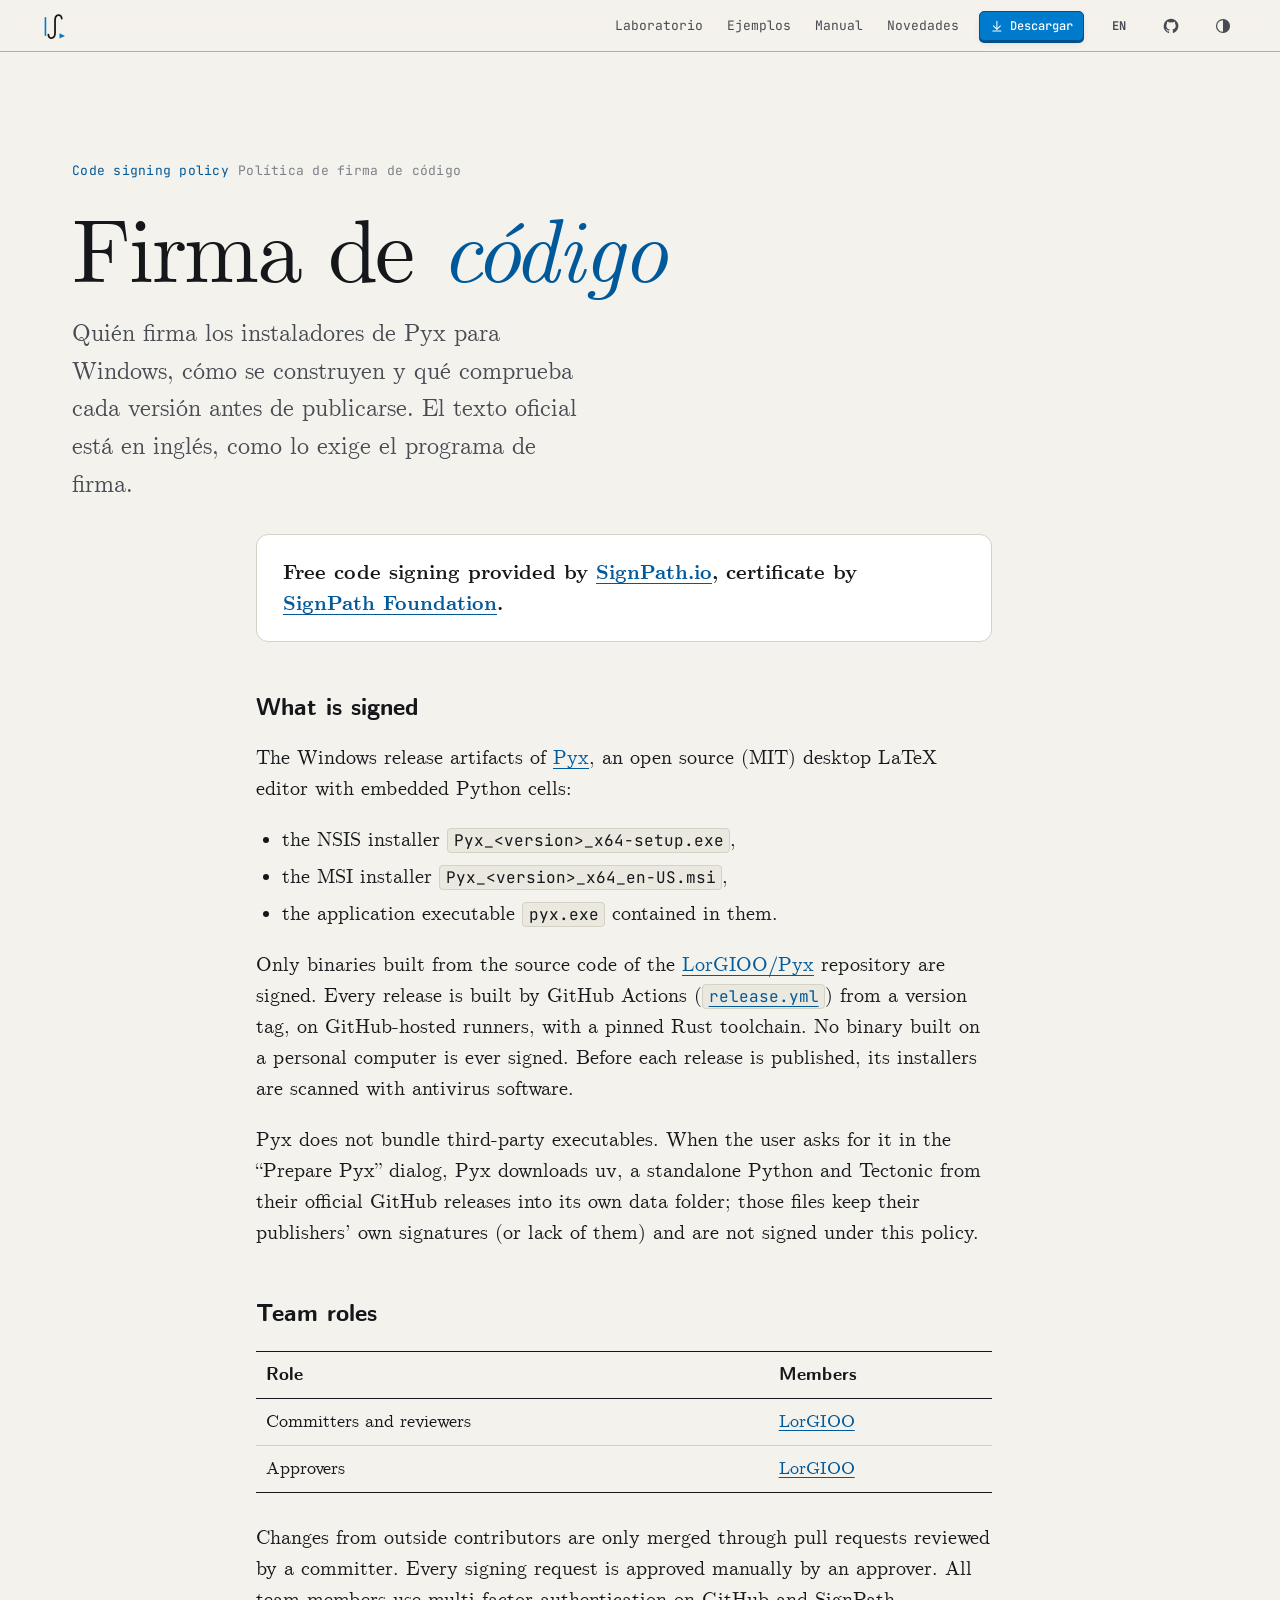
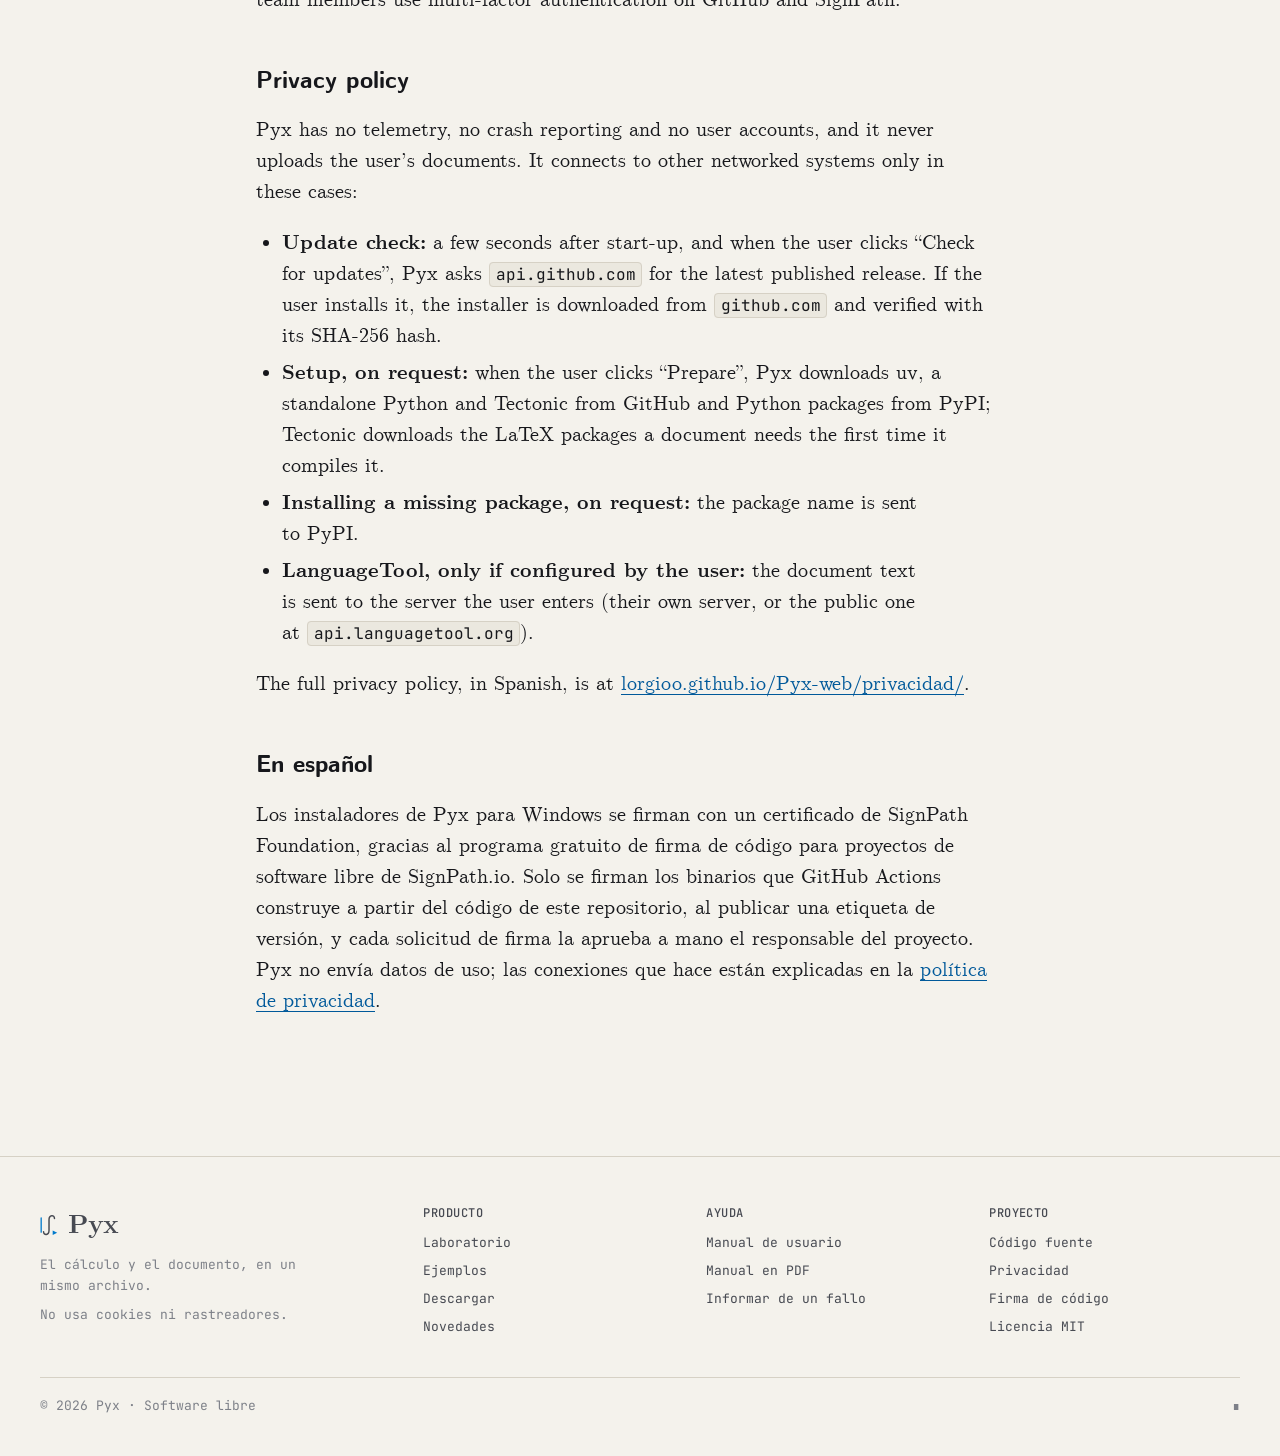
<file: firma/index.html>
<!doctype html>
<html lang="es">
<head>
  <meta charset="utf-8">
  <meta name="viewport" content="width=device-width, initial-scale=1">
  <title>Firma de código · Pyx</title>
  <meta name="description" content="Política de firma de código de Pyx (Code signing policy): quién firma los instaladores, cómo se construyen y qué datos transmite la aplicación.">
  <meta name="theme-color" content="#f4f2ec" media="(prefers-color-scheme: light)">
  <meta name="theme-color" content="#111214" media="(prefers-color-scheme: dark)">
  <link rel="icon" href="../assets/img/logo.svg" type="image/svg+xml">
  <link rel="icon" href="../assets/img/favicon-32.png" sizes="32x32" type="image/png">
  <script>try{var t=localStorage.getItem('pyx-tema');if(t)document.documentElement.dataset.theme=t}catch(e){}</script>
  <link rel="stylesheet" href="../assets/css/base.css?v=20261125a">
  <link rel="stylesheet" href="../assets/css/doc.css?v=20261125a">
  <link rel="alternate" hreflang="es" href="https://lorgioo.github.io/Pyx-web/firma/">
  <link rel="alternate" hreflang="en" href="https://lorgioo.github.io/Pyx-web/en/signing/">
</head>
<body>
<a class="skip" href="#contenido">Saltar al contenido</a>
<svg width="0" height="0" style="position:absolute" aria-hidden="true"><defs>
  <symbol id="logo" viewBox="-2 -4 86 104"><rect x=".5" y="11.15" width="6.25" height="74.4" rx="3.1" fill="var(--blue)"/><path d="M67.2 16.93C67.2-1.91 41.1-1.91 41.1 23.21V73.46C41.1 98.59 15 98.59 15 79.74" fill="none" stroke="currentColor" stroke-width="7" stroke-linecap="round"/><path d="M80.06 84.77 58.5 95.28V74.26Z" fill="var(--blue)"/></symbol>
  <symbol id="i-contrast" viewBox="0 0 24 24"><circle cx="12" cy="12" r="8.6" fill="none" stroke="currentColor" stroke-width="1.6"/><path d="M12 3.4a8.6 8.6 0 0 1 0 17.2Z" fill="currentColor"/></symbol>
  <symbol id="i-menu" viewBox="0 0 24 24"><path d="M4 7h16M4 12h16M4 17h10" stroke="currentColor" stroke-width="1.7" stroke-linecap="round"/></symbol>
  <symbol id="i-down" viewBox="0 0 24 24"><path d="M12 4v13M6 12l6 6 6-6M5 21h14" fill="none" stroke="currentColor" stroke-width="1.8" stroke-linecap="round" stroke-linejoin="round"/></symbol>
  <symbol id="i-gh" viewBox="0 0 24 24"><path d="M12 2.3a9.8 9.8 0 0 0-3.1 19.1c.5.1.7-.2.7-.5v-1.7c-2.7.6-3.3-1.3-3.3-1.3-.4-1.1-1.1-1.4-1.1-1.4-.9-.6.1-.6.1-.6 1 .1 1.5 1 1.5 1 .9 1.5 2.3 1.1 2.9.8.1-.6.3-1.1.6-1.3-2.2-.2-4.5-1.1-4.5-4.9 0-1.1.4-2 1-2.7-.1-.2-.4-1.2.1-2.6 0 0 .8-.3 2.7 1a9.4 9.4 0 0 1 4.9 0c1.9-1.3 2.7-1 2.7-1 .5 1.4.2 2.4.1 2.6.6.7 1 1.6 1 2.7 0 3.8-2.3 4.7-4.5 4.9.4.3.7.9.7 1.8v2.7c0 .3.2.6.7.5A9.8 9.8 0 0 0 12 2.3Z" fill="currentColor"/></symbol>
</defs></svg>

<header class="runhead">
  <a class="brand" href="../" aria-label="Pyx, inicio"><svg aria-hidden="true"><use href="#logo"/></svg></a>
  <nav aria-label="Principal">
    <a href="../#laboratorio">Laboratorio</a>
    <a href="../ejemplos/">Ejemplos</a>
    <a href="../manual/">Manual</a>
    <a href="../novedades/">Novedades</a>
    <a class="key small primary" href="../#descargar"><svg aria-hidden="true"><use href="#i-down"/></svg>Descargar</a>
  </nav>
  <a class="icon-btn lang-btn" href="../en/signing/" hreflang="en" lang="en" title="View in English" aria-label="View in English">EN</a>
  <a class="icon-btn gh-btn" href="https://github.com/LorGIOO/Pyx" aria-label="El código de Pyx en GitHub" title="El código de Pyx en GitHub"><svg aria-hidden="true"><use href="#i-gh"/></svg></a>
  <button class="icon-btn" type="button" data-theme-toggle aria-label="Cambiar el tema"><svg aria-hidden="true"><use href="#i-contrast"/></svg></button>
  <button class="icon-btn menu-btn" type="button" aria-label="Menú" aria-expanded="false"><svg aria-hidden="true"><use href="#i-menu"/></svg></button>
</header>

<header class="page-head">
  <p class="eyebrow"><span>Code signing policy</span><span class="n">Política de firma de código</span></p>
  <h1>Firma de <em>código</em></h1>
  <p class="lede">Quién firma los instaladores de Pyx para Windows, cómo se construyen y qué comprueba cada versión antes de publicarse. El texto oficial está en inglés, como lo exige el programa de firma.</p>
</header>

<div class="doc-layout single">
  <main class="doc-body legal" id="contenido" lang="en">
    <div class="summary">
      <p style="margin:0"><strong>Free code signing provided by <a href="https://about.signpath.io/">SignPath.io</a>, certificate by <a href="https://signpath.org/">SignPath Foundation</a>.</strong></p>
    </div>

    <h2 id="scope">What is signed</h2>
    <p>The Windows release artifacts of <a href="https://github.com/LorGIOO/Pyx">Pyx</a>, an open source (MIT) desktop LaTeX editor with embedded Python cells:</p>
    <ul>
      <li>the NSIS installer <code>Pyx_&lt;version&gt;_x64-setup.exe</code>,</li>
      <li>the MSI installer <code>Pyx_&lt;version&gt;_x64_en-US.msi</code>,</li>
      <li>the application executable <code>pyx.exe</code> contained in them.</li>
    </ul>
    <p>Only binaries built from the source code of the <a href="https://github.com/LorGIOO/Pyx">LorGIOO/Pyx</a> repository are signed. Every release is built by GitHub Actions (<a href="https://github.com/LorGIOO/Pyx/blob/main/.github/workflows/release.yml"><code>release.yml</code></a>) from a version tag, on GitHub-hosted runners, with a pinned Rust toolchain. No binary built on a personal computer is ever signed. Before each release is published, its installers are scanned with antivirus software.</p>
    <p>Pyx does not bundle third-party executables. When the user asks for it in the “Prepare Pyx” dialog, Pyx downloads uv, a standalone Python and Tectonic from their official GitHub releases into its own data folder; those files keep their publishers’ own signatures (or lack of them) and are not signed under this policy.</p>

    <h2 id="team">Team roles</h2>
    <table>
      <thead><tr><th>Role</th><th>Members</th></tr></thead>
      <tbody>
        <tr><td>Committers and reviewers</td><td><a href="https://github.com/LorGIOO">LorGIOO</a></td></tr>
        <tr><td>Approvers</td><td><a href="https://github.com/LorGIOO">LorGIOO</a></td></tr>
      </tbody>
    </table>
    <p>Changes from outside contributors are only merged through pull requests reviewed by a committer. Every signing request is approved manually by an approver. All team members use multi-factor authentication on GitHub and SignPath.</p>

    <h2 id="privacy">Privacy policy</h2>
    <p>Pyx has no telemetry, no crash reporting and no user accounts, and it never uploads the user’s documents. It connects to other networked systems only in these cases:</p>
    <ul>
      <li><strong>Update check:</strong> a few seconds after start-up, and when the user clicks “Check for updates”, Pyx asks <code>api.github.com</code> for the latest published release. If the user installs it, the installer is downloaded from <code>github.com</code> and verified with its SHA-256 hash.</li>
      <li><strong>Setup, on request:</strong> when the user clicks “Prepare”, Pyx downloads uv, a standalone Python and Tectonic from GitHub and Python packages from PyPI; Tectonic downloads the LaTeX packages a document needs the first time it compiles it.</li>
      <li><strong>Installing a missing package, on request:</strong> the package name is sent to PyPI.</li>
      <li><strong>LanguageTool, only if configured by the user:</strong> the document text is sent to the server the user enters (their own server, or the public one at <code>api.languagetool.org</code>).</li>
    </ul>
    <p>The full privacy policy, in Spanish, is at <a href="../privacidad/">lorgioo.github.io/Pyx-web/privacidad/</a>.</p>

    <h2 id="es">En español</h2>
    <div lang="es">
      <p>Los instaladores de Pyx para Windows se firman con un certificado de SignPath Foundation, gracias al programa gratuito de firma de código para proyectos de software libre de SignPath.io. Solo se firman los binarios que GitHub Actions construye a partir del código de este repositorio, al publicar una etiqueta de versión, y cada solicitud de firma la aprueba a mano el responsable del proyecto. Pyx no envía datos de uso; las conexiones que hace están explicadas en la <a href="../privacidad/">política de privacidad</a>.</p>
    </div>
  </main>
</div>

<footer class="colophon">
  <div class="colophon-inner">
    <div>
      <a class="brand" href="../"><svg aria-hidden="true"><use href="#logo"/></svg>Pyx</a>
      <p>El cálculo y el documento, en un mismo archivo.</p>
      <p>No usa cookies ni rastreadores.</p>
    </div>
    <div><h2>Producto</h2><ul><li><a href="../#laboratorio">Laboratorio</a></li><li><a href="../ejemplos/">Ejemplos</a></li><li><a href="../#descargar">Descargar</a></li><li><a href="../novedades/">Novedades</a></li></ul></div>
    <div><h2>Ayuda</h2><ul><li><a href="../manual/">Manual de usuario</a></li><li><a href="../manual/manual-pyx.pdf">Manual en PDF</a></li><li><a href="https://github.com/LorGIOO/Pyx/issues">Informar de un fallo</a></li></ul></div>
    <div><h2>Proyecto</h2><ul><li><a href="https://github.com/LorGIOO/Pyx">Código fuente</a></li><li><a href="../privacidad/">Privacidad</a></li><li><a href="./">Firma de código</a></li><li><a href="https://github.com/LorGIOO/Pyx/blob/main/LICENSE">Licencia MIT</a></li></ul></div>
  </div>
  <div class="endmark"><span>© <span data-year>2026</span> Pyx · Software libre</span><span>∎</span></div>
</footer>
<script src="../assets/js/common.js?v=20261125a"></script>
</body>
</html>
</file>
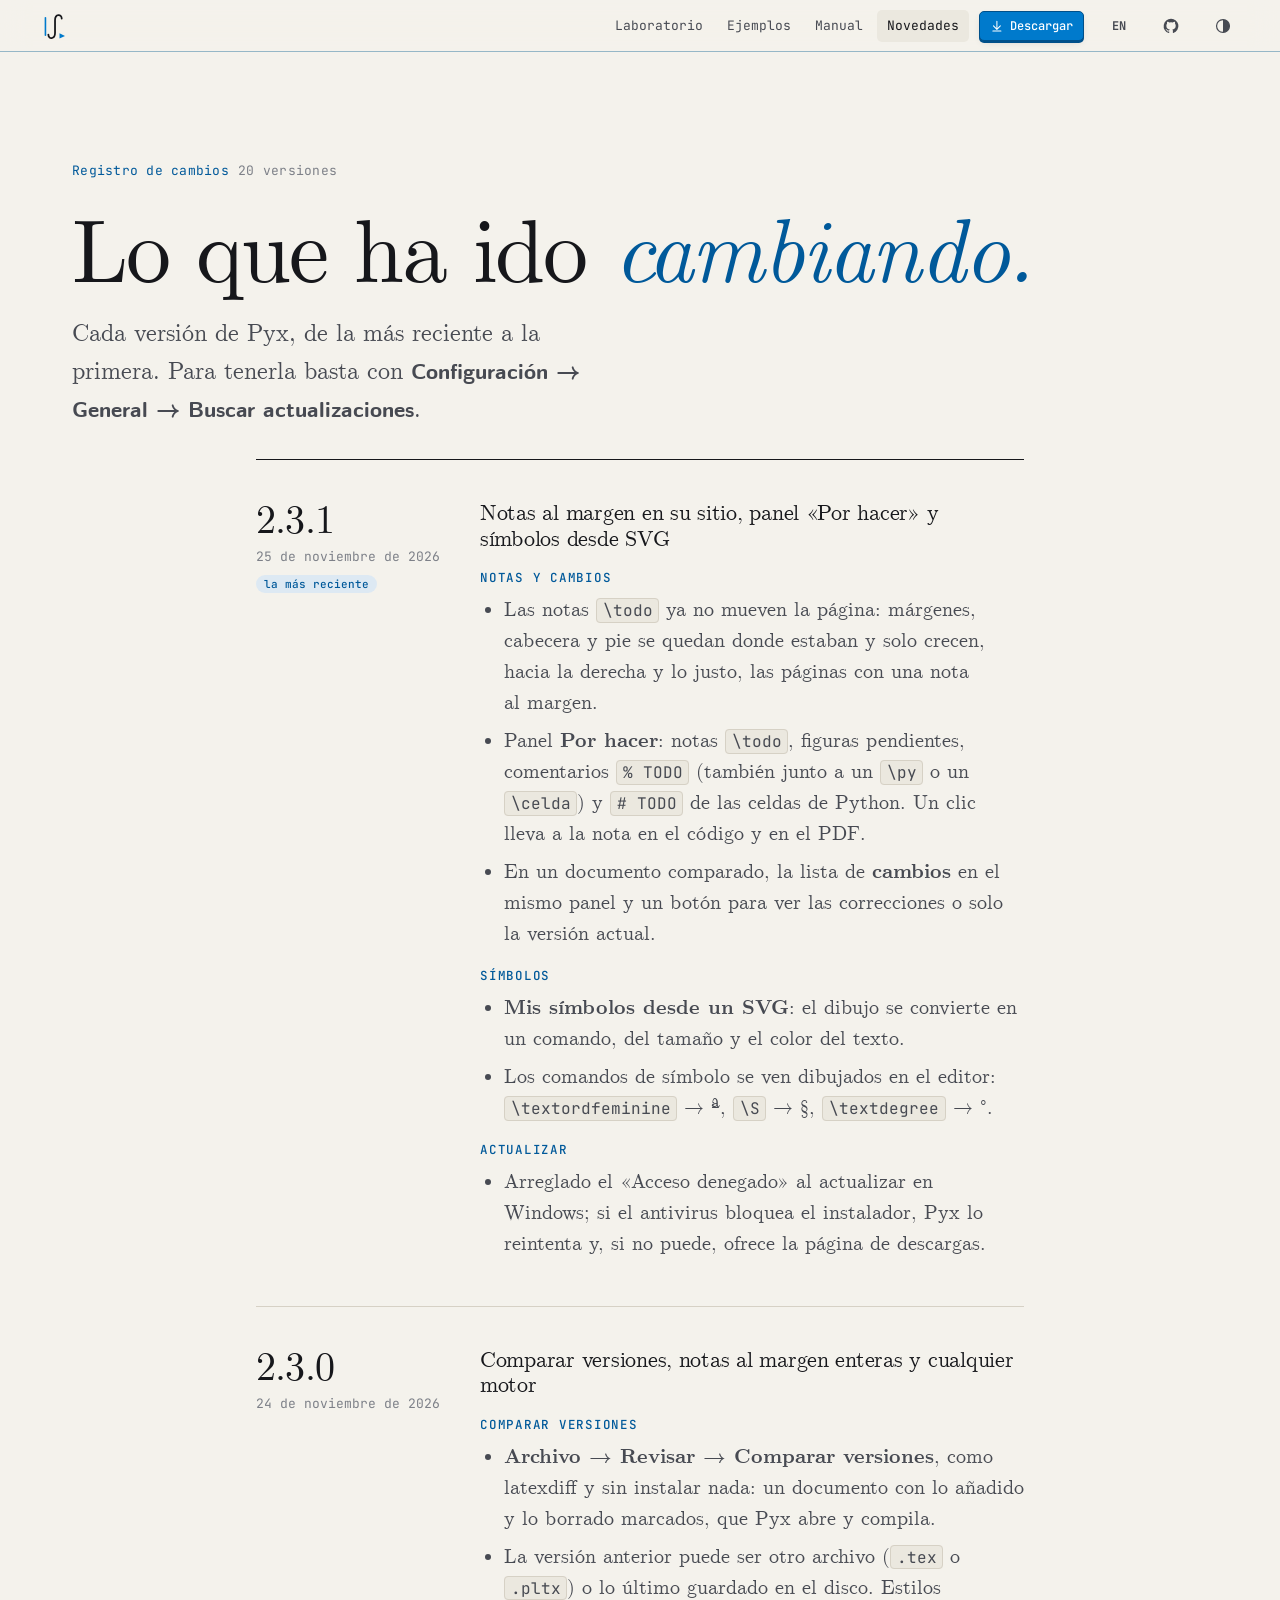
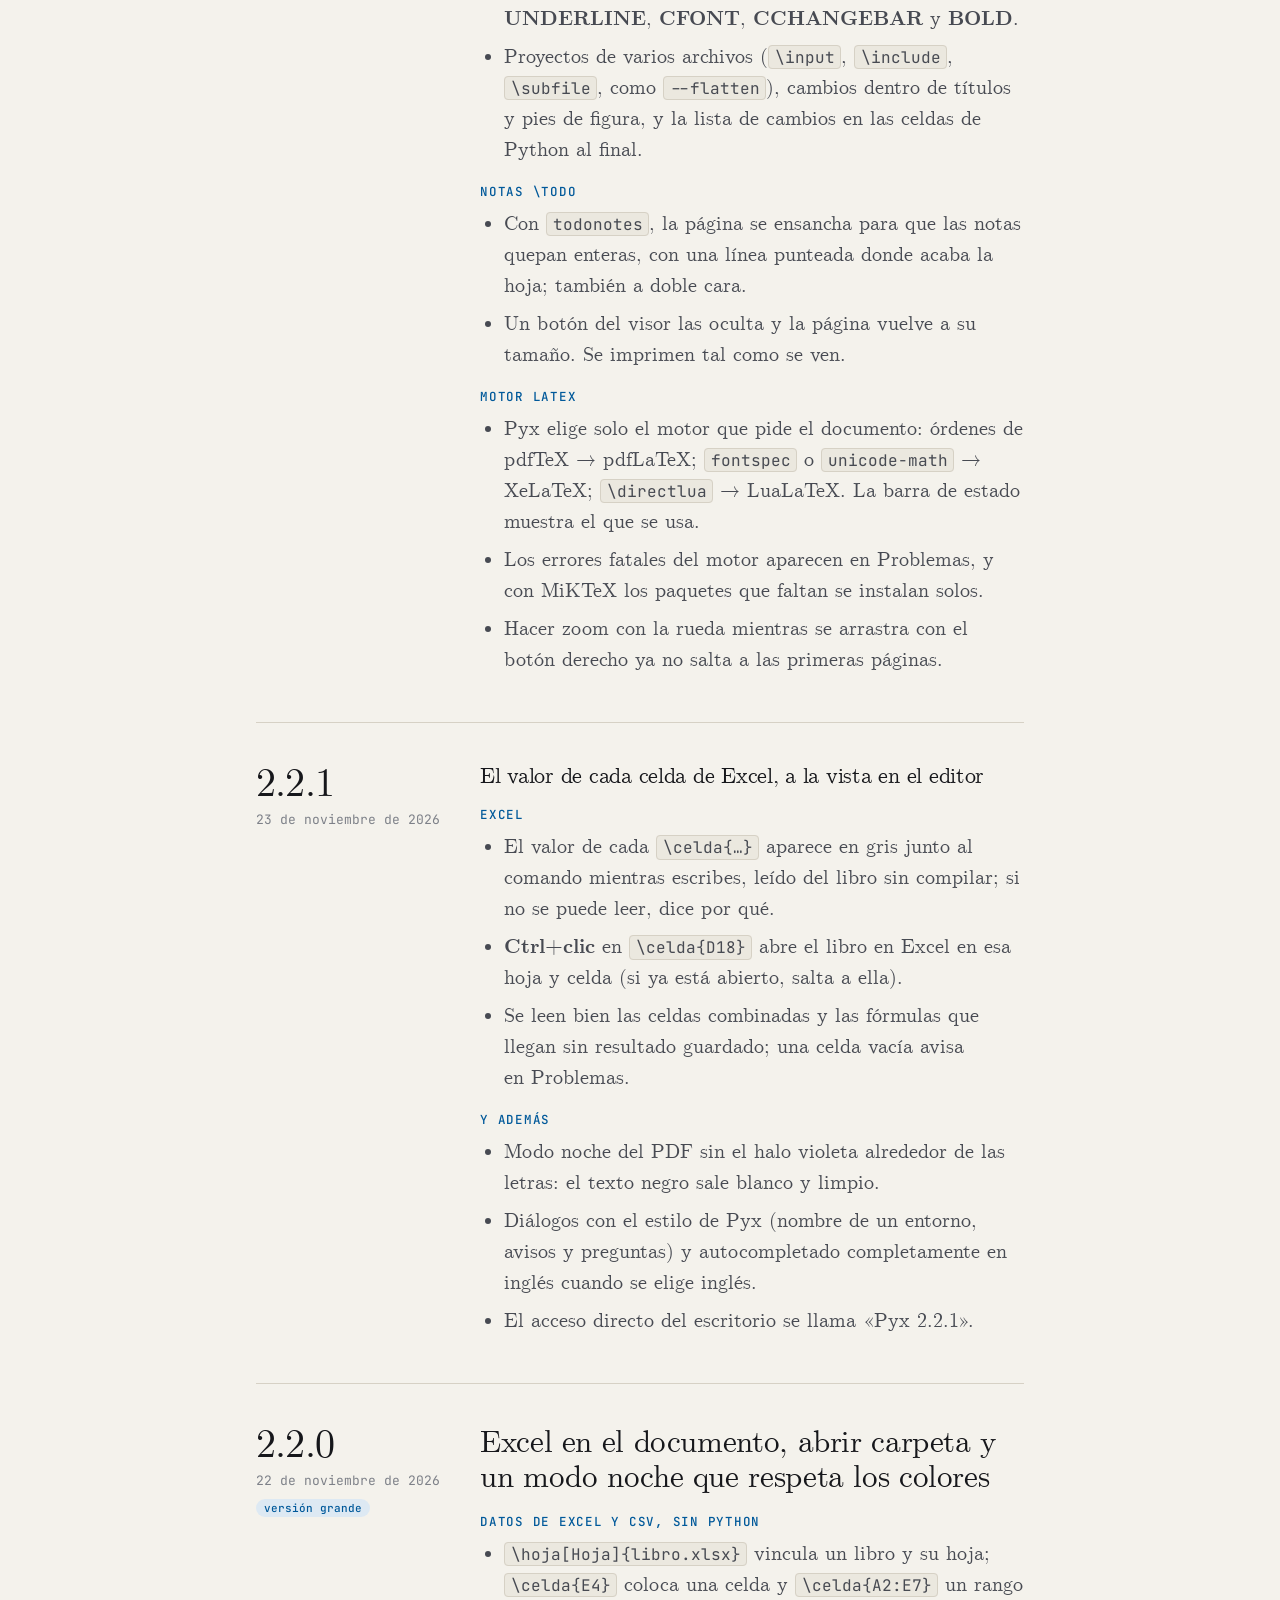
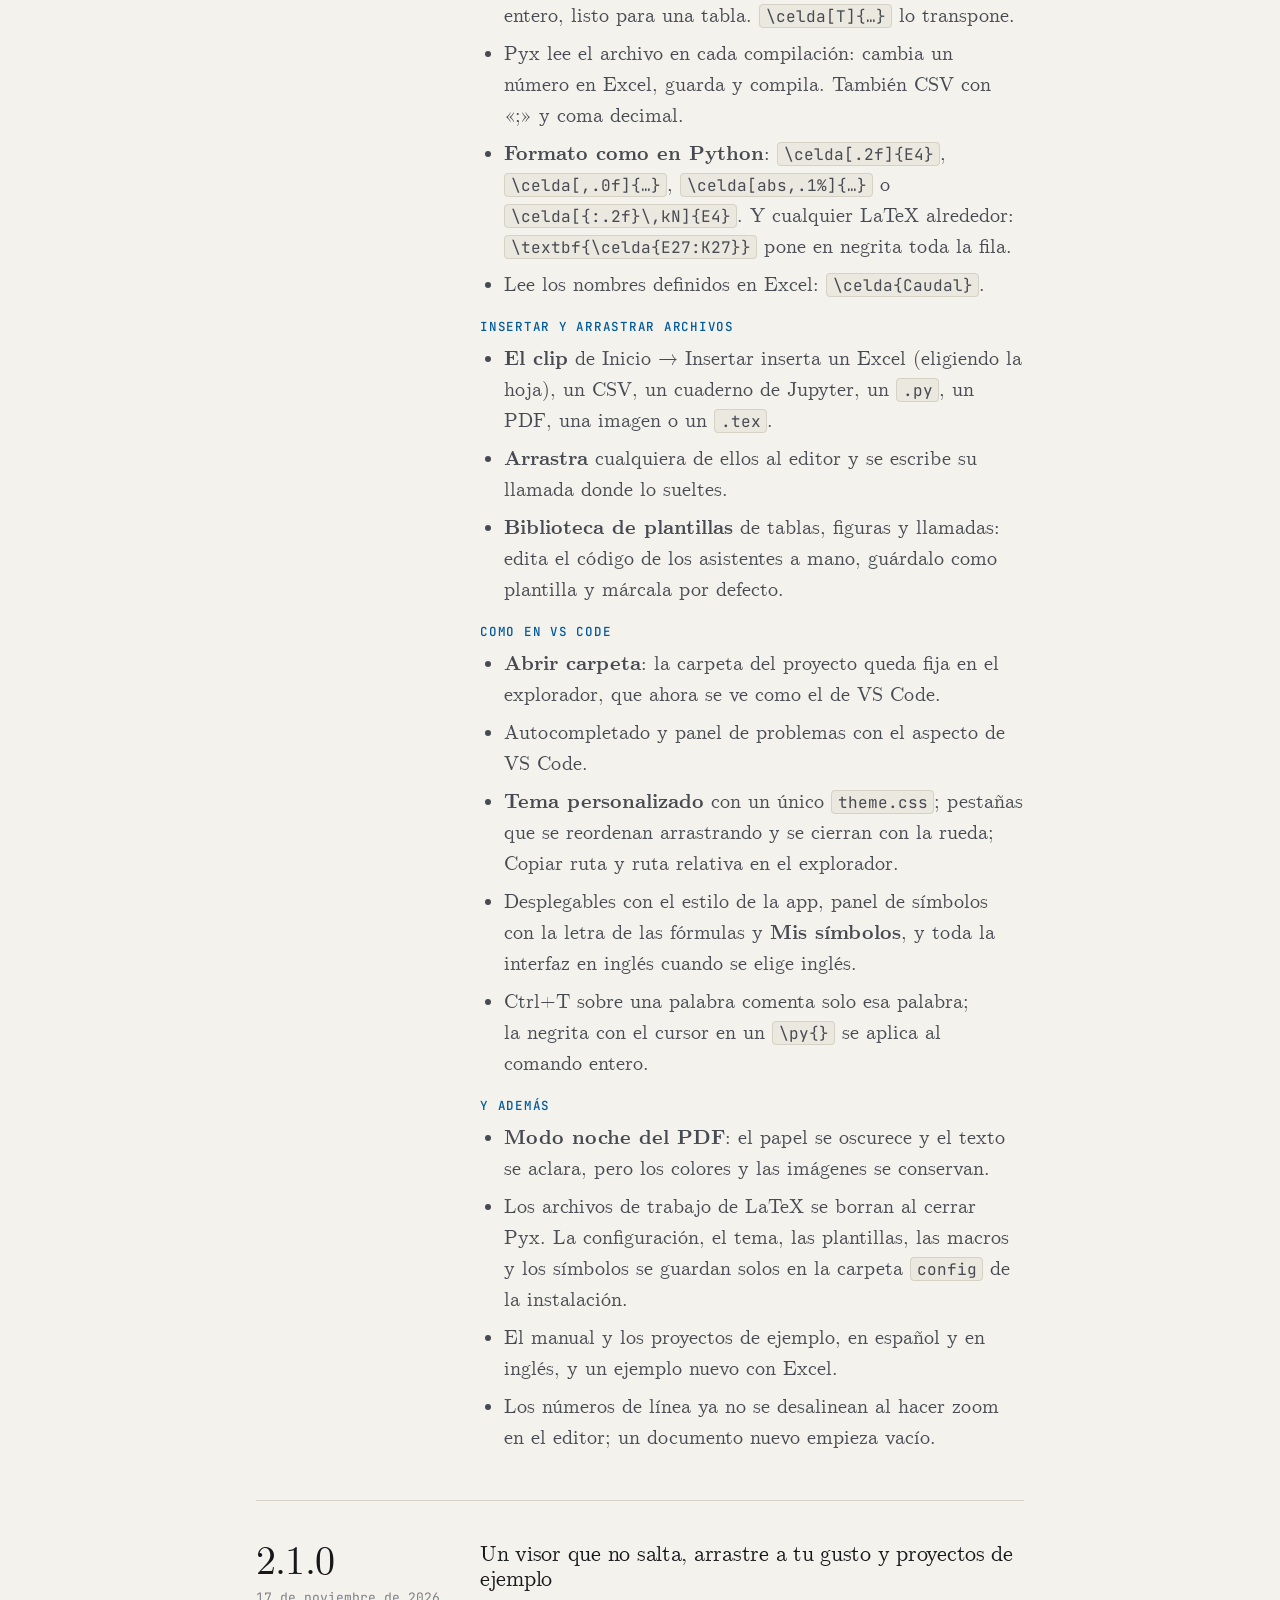
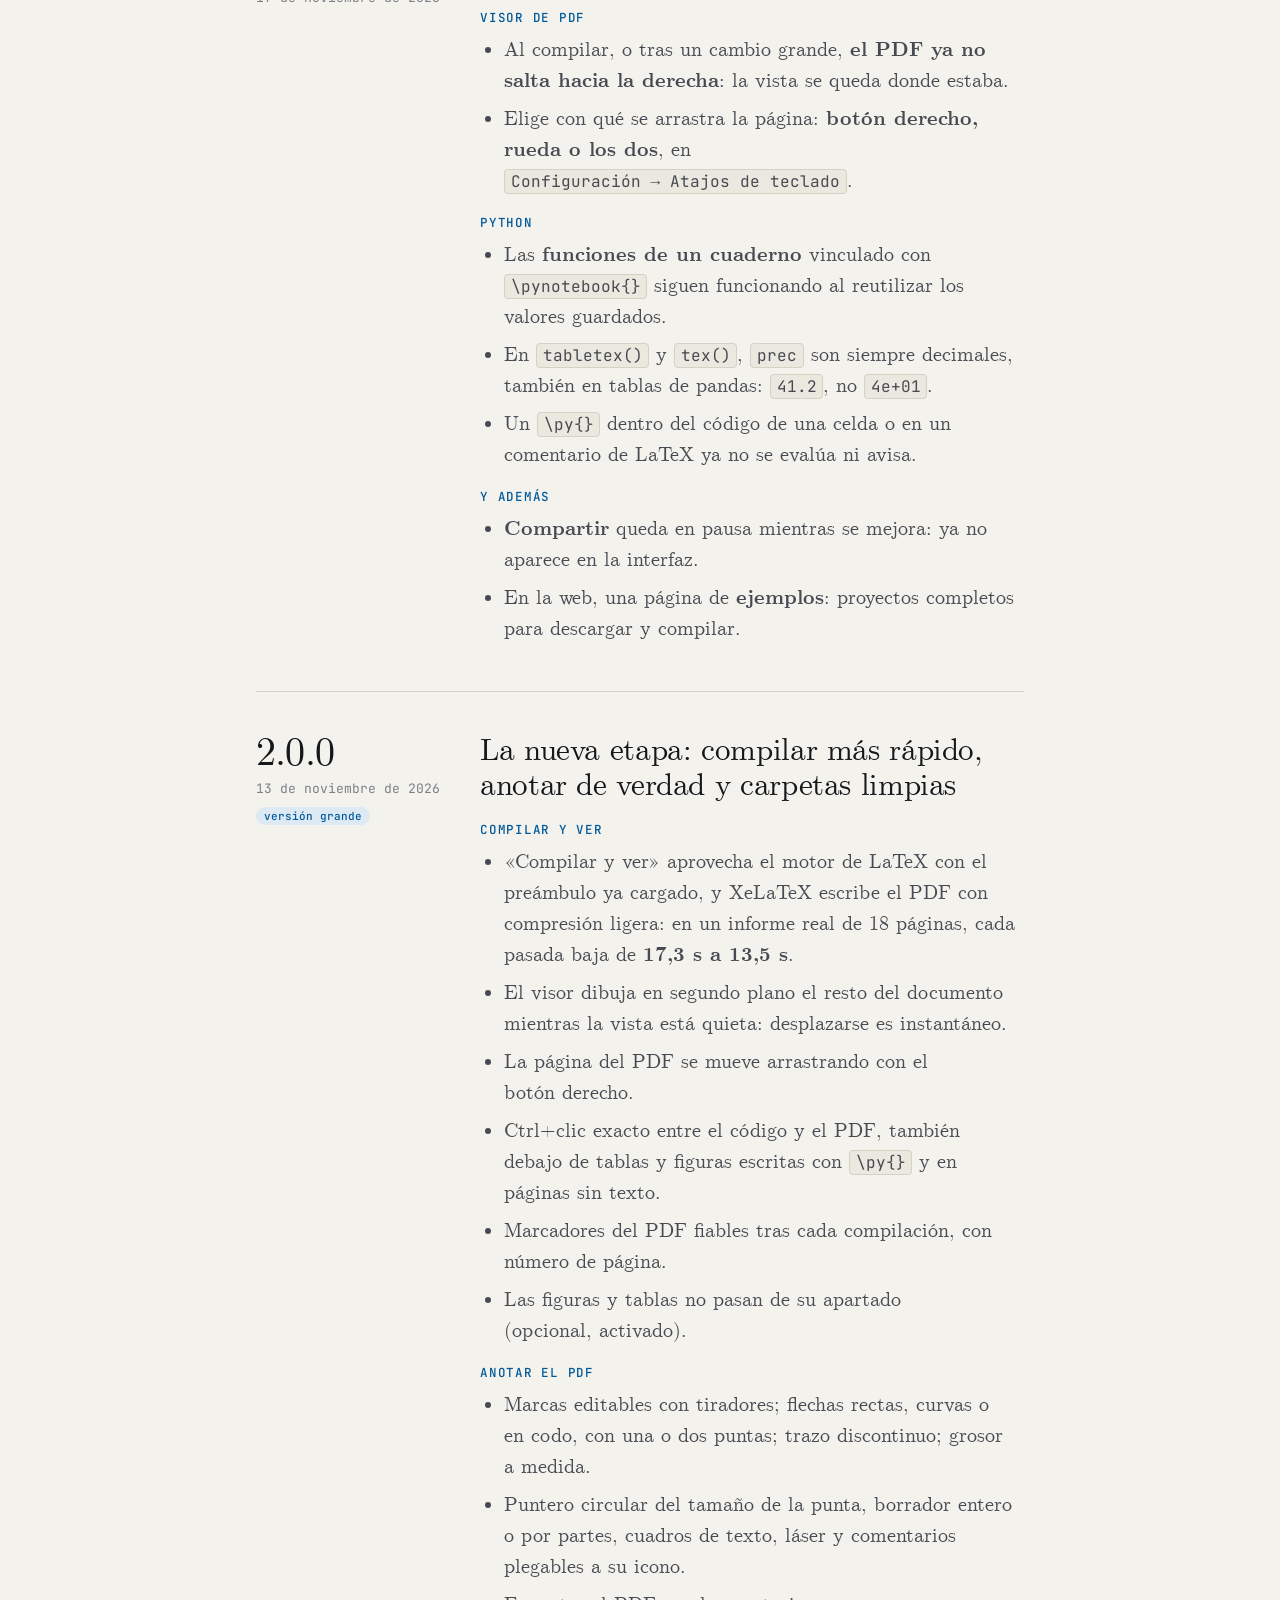
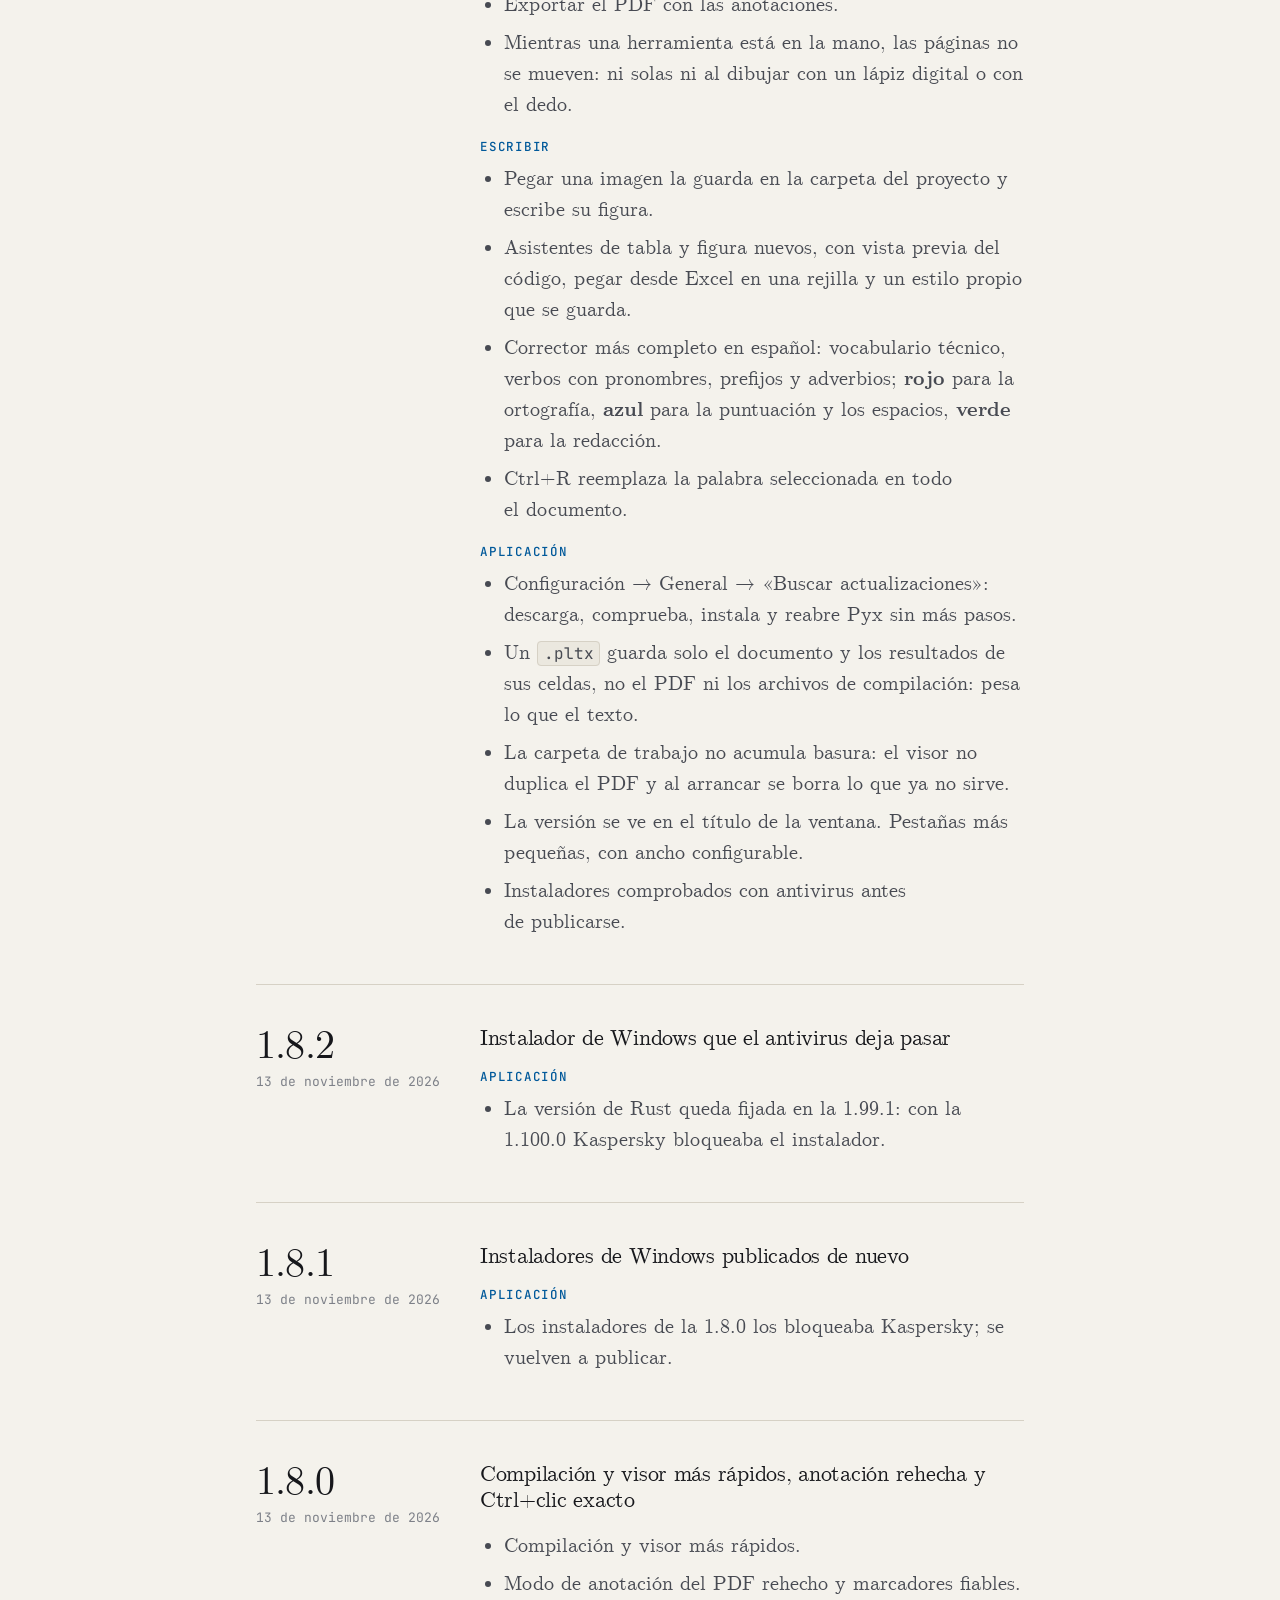
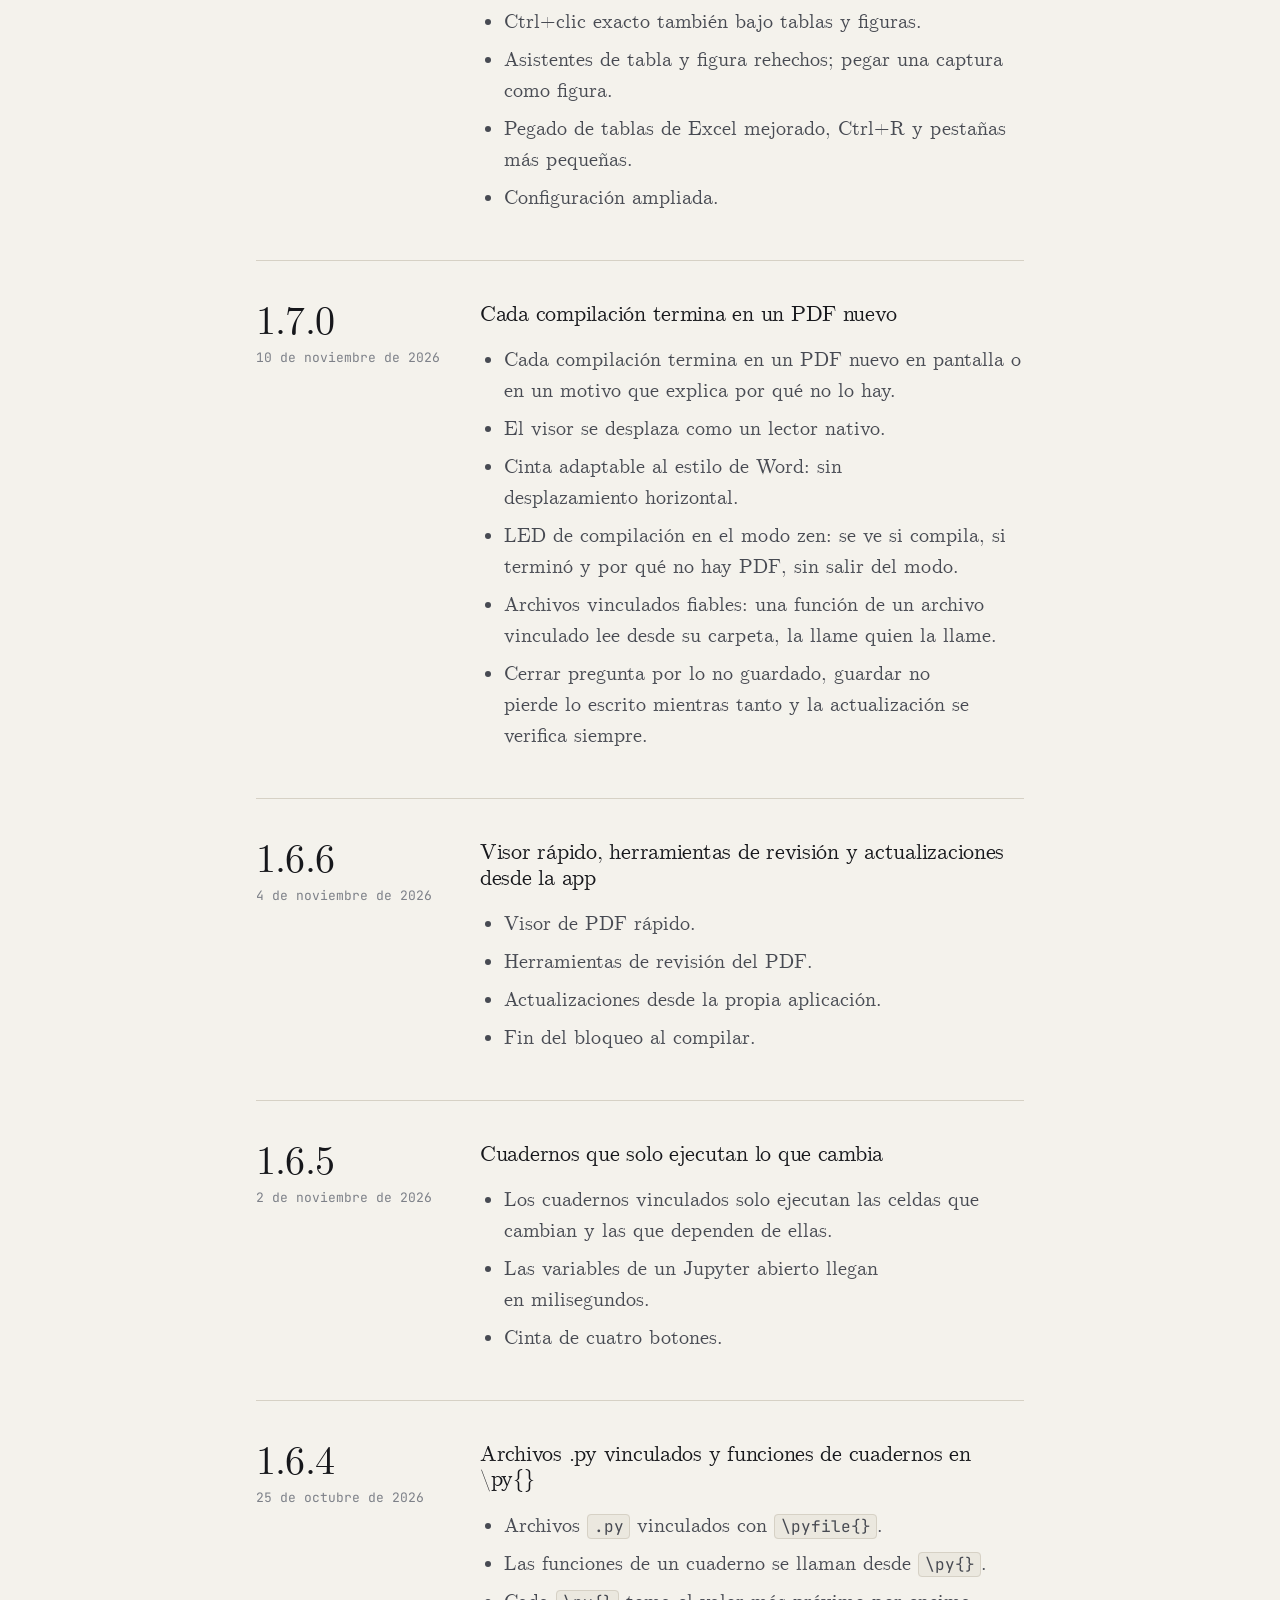
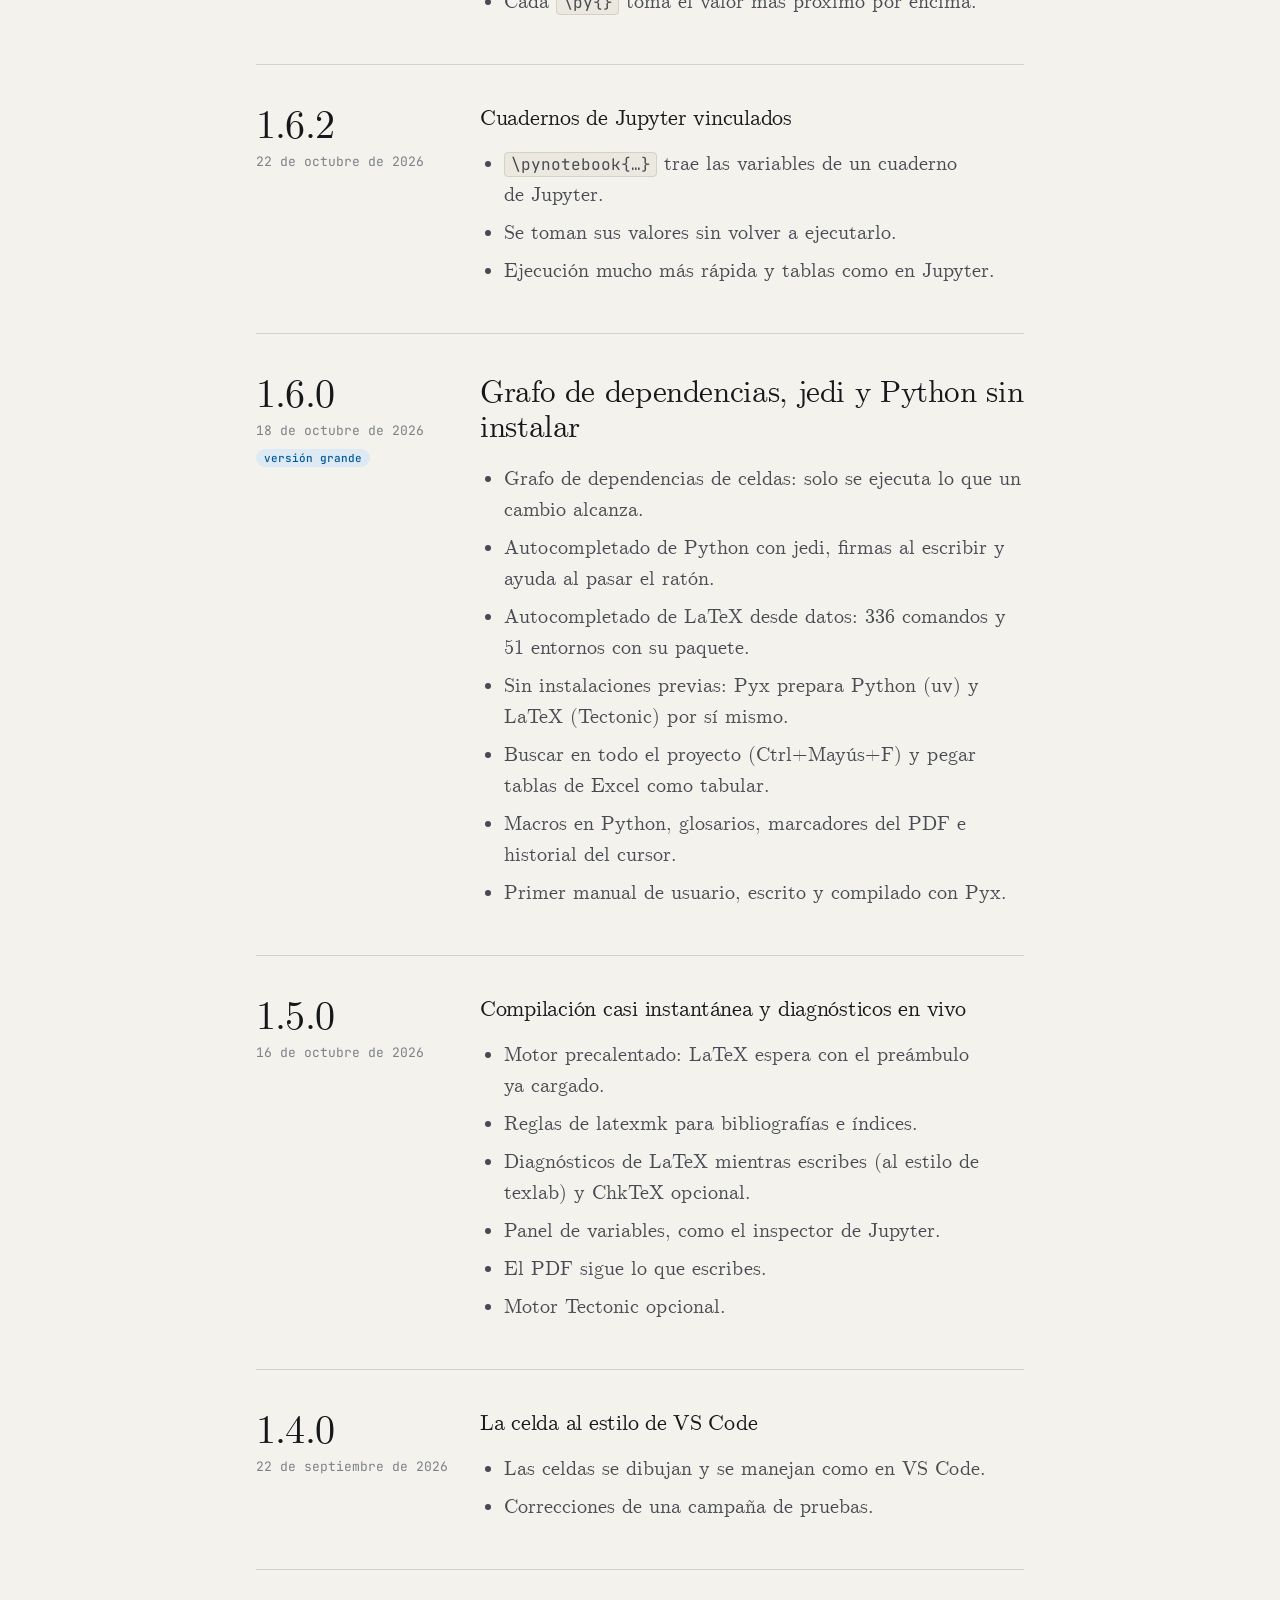
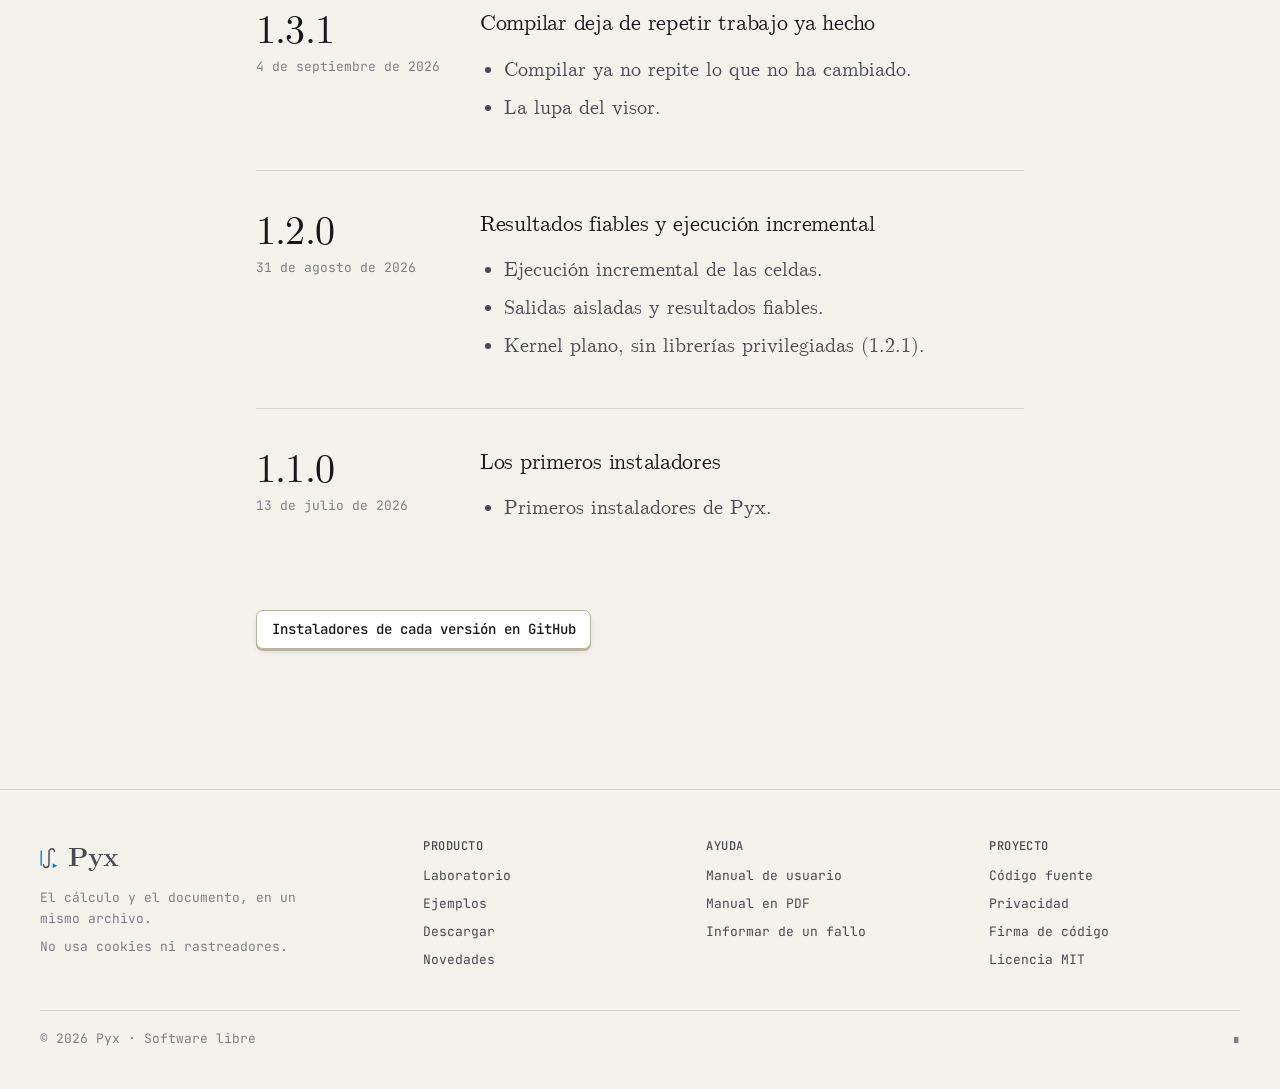
<file: novedades/index.html>
<!doctype html>
<html lang="es">
<head>
  <meta charset="utf-8">
  <meta name="viewport" content="width=device-width, initial-scale=1">
  <title>Novedades · Pyx</title>
  <meta name="description" content="Qué trae cada versión de Pyx, de la más reciente a la primera.">
  <meta name="theme-color" content="#f4f2ec" media="(prefers-color-scheme: light)">
  <meta name="theme-color" content="#111214" media="(prefers-color-scheme: dark)">
  <meta property="og:title" content="Novedades de Pyx">
  <meta property="og:image" content="../assets/img/og.png">
  <link rel="icon" href="../assets/img/logo.svg" type="image/svg+xml">
  <link rel="icon" href="../assets/img/favicon-32.png" sizes="32x32" type="image/png">
  <link rel="alternate" type="application/atom+xml" title="Versiones de Pyx" href="https://github.com/LorGIOO/Pyx/releases.atom">
  <script>try{var t=localStorage.getItem('pyx-tema');if(t)document.documentElement.dataset.theme=t}catch(e){}</script>
  <link rel="stylesheet" href="../assets/css/base.css?v=20261125a">
  <link rel="stylesheet" href="../assets/css/doc.css?v=20261125a">
  <link rel="alternate" hreflang="es" href="https://lorgioo.github.io/Pyx-web/novedades/">
  <link rel="alternate" hreflang="en" href="https://lorgioo.github.io/Pyx-web/en/news/">
</head>
<body>
<a class="skip" href="#contenido">Saltar al contenido</a>
<svg width="0" height="0" style="position:absolute" aria-hidden="true"><defs>
  <symbol id="logo" viewBox="-2 -4 86 104"><rect x=".5" y="11.15" width="6.25" height="74.4" rx="3.1" fill="var(--blue)"/><path d="M67.2 16.93C67.2-1.91 41.1-1.91 41.1 23.21V73.46C41.1 98.59 15 98.59 15 79.74" fill="none" stroke="currentColor" stroke-width="7" stroke-linecap="round"/><path d="M80.06 84.77 58.5 95.28V74.26Z" fill="var(--blue)"/></symbol>
  <symbol id="i-contrast" viewBox="0 0 24 24"><circle cx="12" cy="12" r="8.6" fill="none" stroke="currentColor" stroke-width="1.6"/><path d="M12 3.4a8.6 8.6 0 0 1 0 17.2Z" fill="currentColor"/></symbol>
  <symbol id="i-menu" viewBox="0 0 24 24"><path d="M4 7h16M4 12h16M4 17h10" stroke="currentColor" stroke-width="1.7" stroke-linecap="round"/></symbol>
  <symbol id="i-down" viewBox="0 0 24 24"><path d="M12 4v13M6 12l6 6 6-6M5 21h14" fill="none" stroke="currentColor" stroke-width="1.8" stroke-linecap="round" stroke-linejoin="round"/></symbol>
  <symbol id="i-gh" viewBox="0 0 24 24"><path d="M12 2.3a9.8 9.8 0 0 0-3.1 19.1c.5.1.7-.2.7-.5v-1.7c-2.7.6-3.3-1.3-3.3-1.3-.4-1.1-1.1-1.4-1.1-1.4-.9-.6.1-.6.1-.6 1 .1 1.5 1 1.5 1 .9 1.5 2.3 1.1 2.9.8.1-.6.3-1.1.6-1.3-2.2-.2-4.5-1.1-4.5-4.9 0-1.1.4-2 1-2.7-.1-.2-.4-1.2.1-2.6 0 0 .8-.3 2.7 1a9.4 9.4 0 0 1 4.9 0c1.9-1.3 2.7-1 2.7-1 .5 1.4.2 2.4.1 2.6.6.7 1 1.6 1 2.7 0 3.8-2.3 4.7-4.5 4.9.4.3.7.9.7 1.8v2.7c0 .3.2.6.7.5A9.8 9.8 0 0 0 12 2.3Z" fill="currentColor"/></symbol>
</defs></svg>

<header class="runhead">
  <a class="brand" href="../" aria-label="Pyx, inicio"><svg aria-hidden="true"><use href="#logo"/></svg></a>
  <nav aria-label="Principal">
    <a href="../#laboratorio">Laboratorio</a>
    <a href="../ejemplos/">Ejemplos</a>
    <a href="../manual/">Manual</a>
    <a href="./" aria-current="page">Novedades</a>
    <a class="key small primary" href="../#descargar"><svg aria-hidden="true"><use href="#i-down"/></svg>Descargar</a>
  </nav>
  <a class="icon-btn lang-btn" href="../en/news/" hreflang="en" lang="en" title="View in English" aria-label="View in English">EN</a>
  <a class="icon-btn gh-btn" href="https://github.com/LorGIOO/Pyx" aria-label="El código de Pyx en GitHub" title="El código de Pyx en GitHub"><svg aria-hidden="true"><use href="#i-gh"/></svg></a>
  <button class="icon-btn" type="button" data-theme-toggle aria-label="Cambiar el tema"><svg aria-hidden="true"><use href="#i-contrast"/></svg></button>
  <button class="icon-btn menu-btn" type="button" aria-label="Menú" aria-expanded="false"><svg aria-hidden="true"><use href="#i-menu"/></svg></button>
</header>

<header class="page-head">
  <p class="eyebrow"><span>Registro de cambios</span><span class="n" data-count></span></p>
  <h1>Lo que ha ido <em>cambiando.</em></h1>
  <p class="lede">Cada versión de Pyx, de la más reciente a la primera. Para tenerla basta con <span class="menu">Configuración → General → Buscar actualizaciones</span>.</p>
</header>

<div class="doc-layout single">
  <main class="doc-body" id="contenido" style="max-width:none">
    <noscript><p>Esta lista necesita JavaScript. Las versiones también están en <a href="https://github.com/LorGIOO/Pyx/releases">GitHub</a>.</p></noscript>
    <div data-releases></div>
    <p style="margin-top:40px"><a class="key" href="https://github.com/LorGIOO/Pyx/releases">Instaladores de cada versión en GitHub</a></p>
  </main>
</div>

<footer class="colophon">
  <div class="colophon-inner">
    <div>
      <a class="brand" href="../"><svg aria-hidden="true"><use href="#logo"/></svg>Pyx</a>
      <p>El cálculo y el documento, en un mismo archivo.</p>
      <p>No usa cookies ni rastreadores.</p>
    </div>
    <div><h2>Producto</h2><ul><li><a href="../#laboratorio">Laboratorio</a></li><li><a href="../ejemplos/">Ejemplos</a></li><li><a href="../#descargar">Descargar</a></li><li><a href="./">Novedades</a></li></ul></div>
    <div><h2>Ayuda</h2><ul><li><a href="../manual/">Manual de usuario</a></li><li><a href="../manual/manual-pyx.pdf">Manual en PDF</a></li><li><a href="https://github.com/LorGIOO/Pyx/issues">Informar de un fallo</a></li></ul></div>
    <div><h2>Proyecto</h2><ul><li><a href="https://github.com/LorGIOO/Pyx">Código fuente</a></li><li><a href="../privacidad/">Privacidad</a></li><li><a href="../firma/">Firma de código</a></li><li><a href="https://github.com/LorGIOO/Pyx/blob/main/LICENSE">Licencia MIT</a></li></ul></div>
  </div>
  <div class="endmark"><span>© <span data-year>2026</span> Pyx · Software libre</span><span>∎</span></div>
</footer>

<script src="../assets/data/novedades.js?v=20261125a"></script>
<script>
(() => {
  const data = window.PYX_NOVEDADES || [];
  const esc = (s) => String(s).replace(/[&<>"]/g, (c) => ({ '&': '&amp;', '<': '&lt;', '>': '&gt;', '"': '&quot;' }[c]));
  const md = (s) => esc(s).replace(/`([^`]+)`/g, '<code>$1</code>').replace(/\*\*([^*]+)\*\*/g, '<strong>$1</strong>');
  const fecha = (f) => new Date(`${f}T12:00:00`).toLocaleDateString('es-ES', { day: 'numeric', month: 'long', year: 'numeric' });
  document.querySelector('[data-count]').textContent = `${data.length} versiones`;
  document.querySelector('[data-releases]').innerHTML = data.map((v, i) => `
    <article class="release${v.destacada ? '' : ' minor'}" id="v${esc(v.version)}" data-chapter="<b>v${esc(v.version)}</b> · ${esc(fecha(v.fecha))}">
      <div class="release-tag">
        <a class="v" href="#v${esc(v.version)}" style="color:inherit;text-decoration:none">${esc(v.version)}</a>
        <time datetime="${esc(v.fecha)}">${esc(fecha(v.fecha))}</time>
        ${i === 0 ? '<span class="badge">la más reciente</span>' : v.destacada ? '<span class="badge">versión grande</span>' : ''}
      </div>
      <div>
        <h2>${md(v.titulo)}</h2>
        ${v.grupos.map((g) => `${v.grupos.length > 1 || g.nombre !== 'Novedades' ? `<h3>${esc(g.nombre)}</h3>` : ''}<ul>${g.cambios.map((c) => `<li>${md(c)}</li>`).join('')}</ul>`).join('')}
      </div>
    </article>`).join('');
})();
</script>
<script src="../assets/js/common.js?v=20261125a"></script>
</body>
</html>
</file>
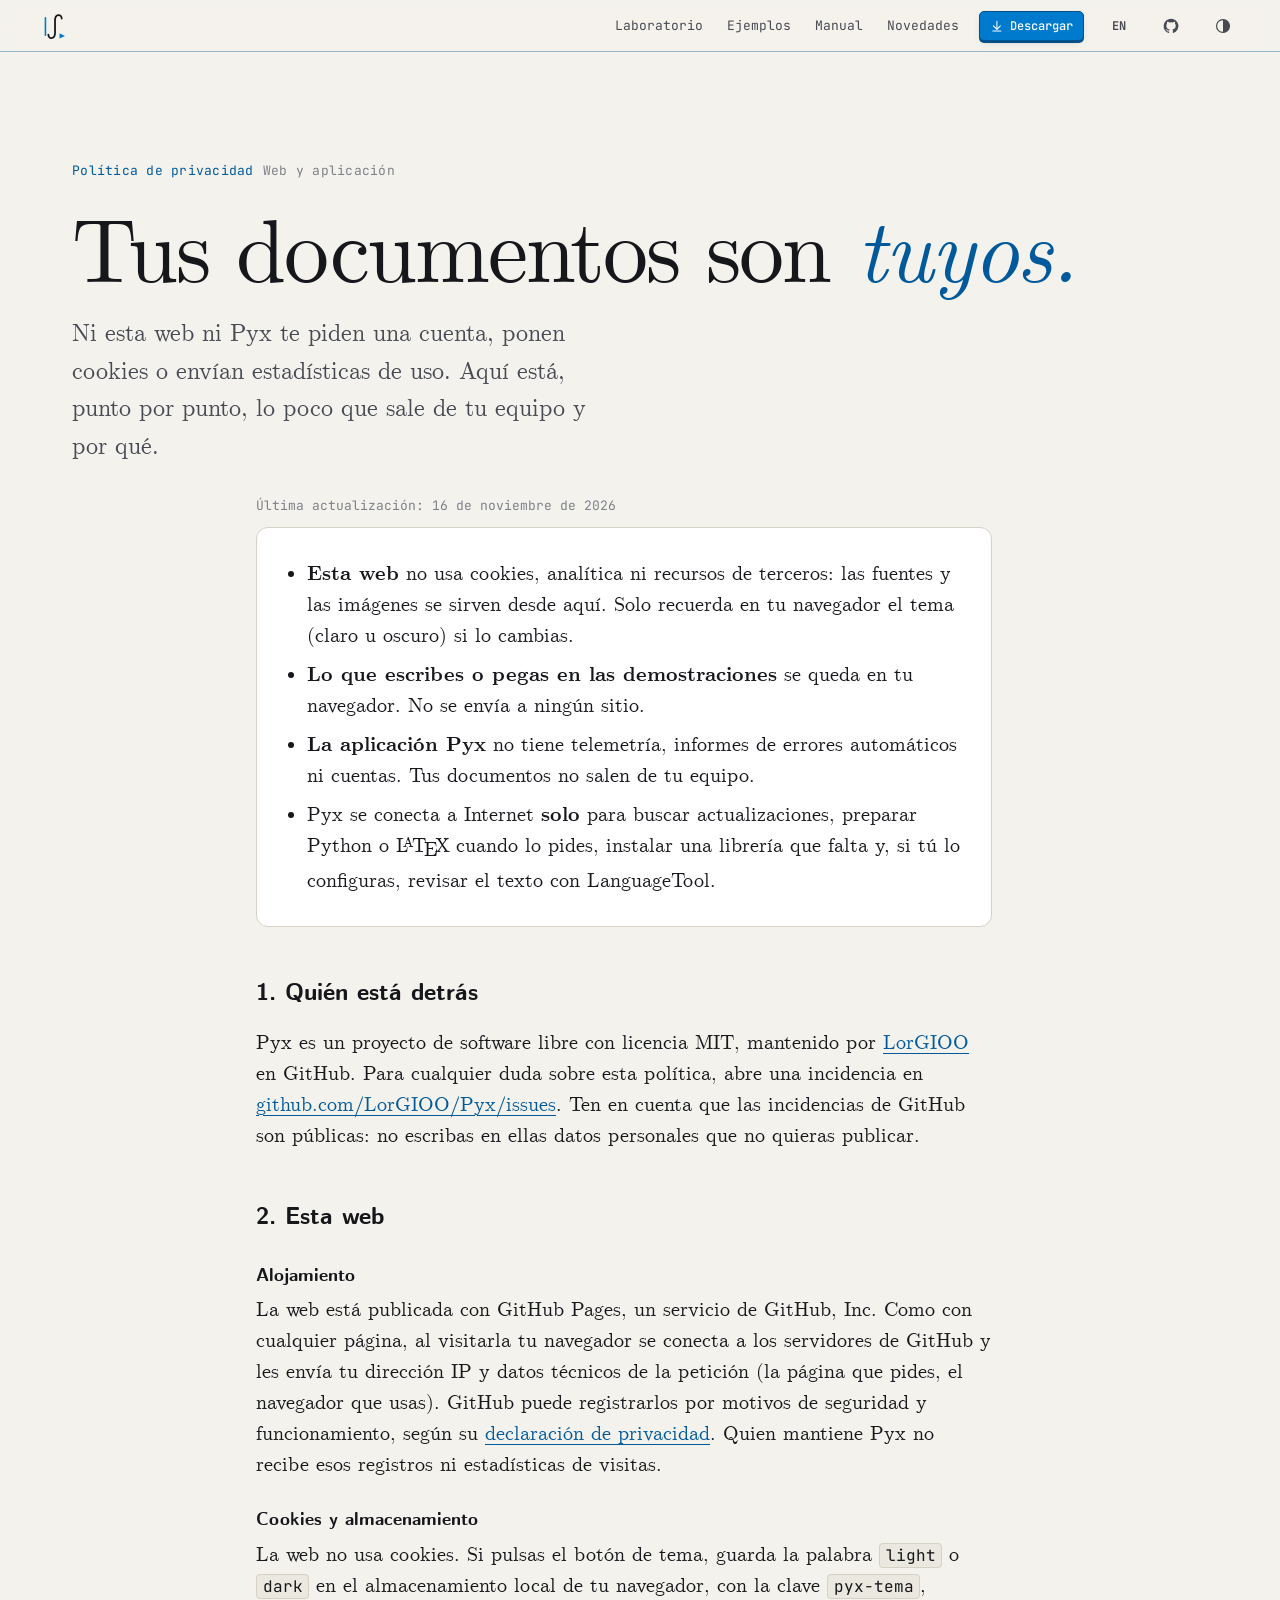
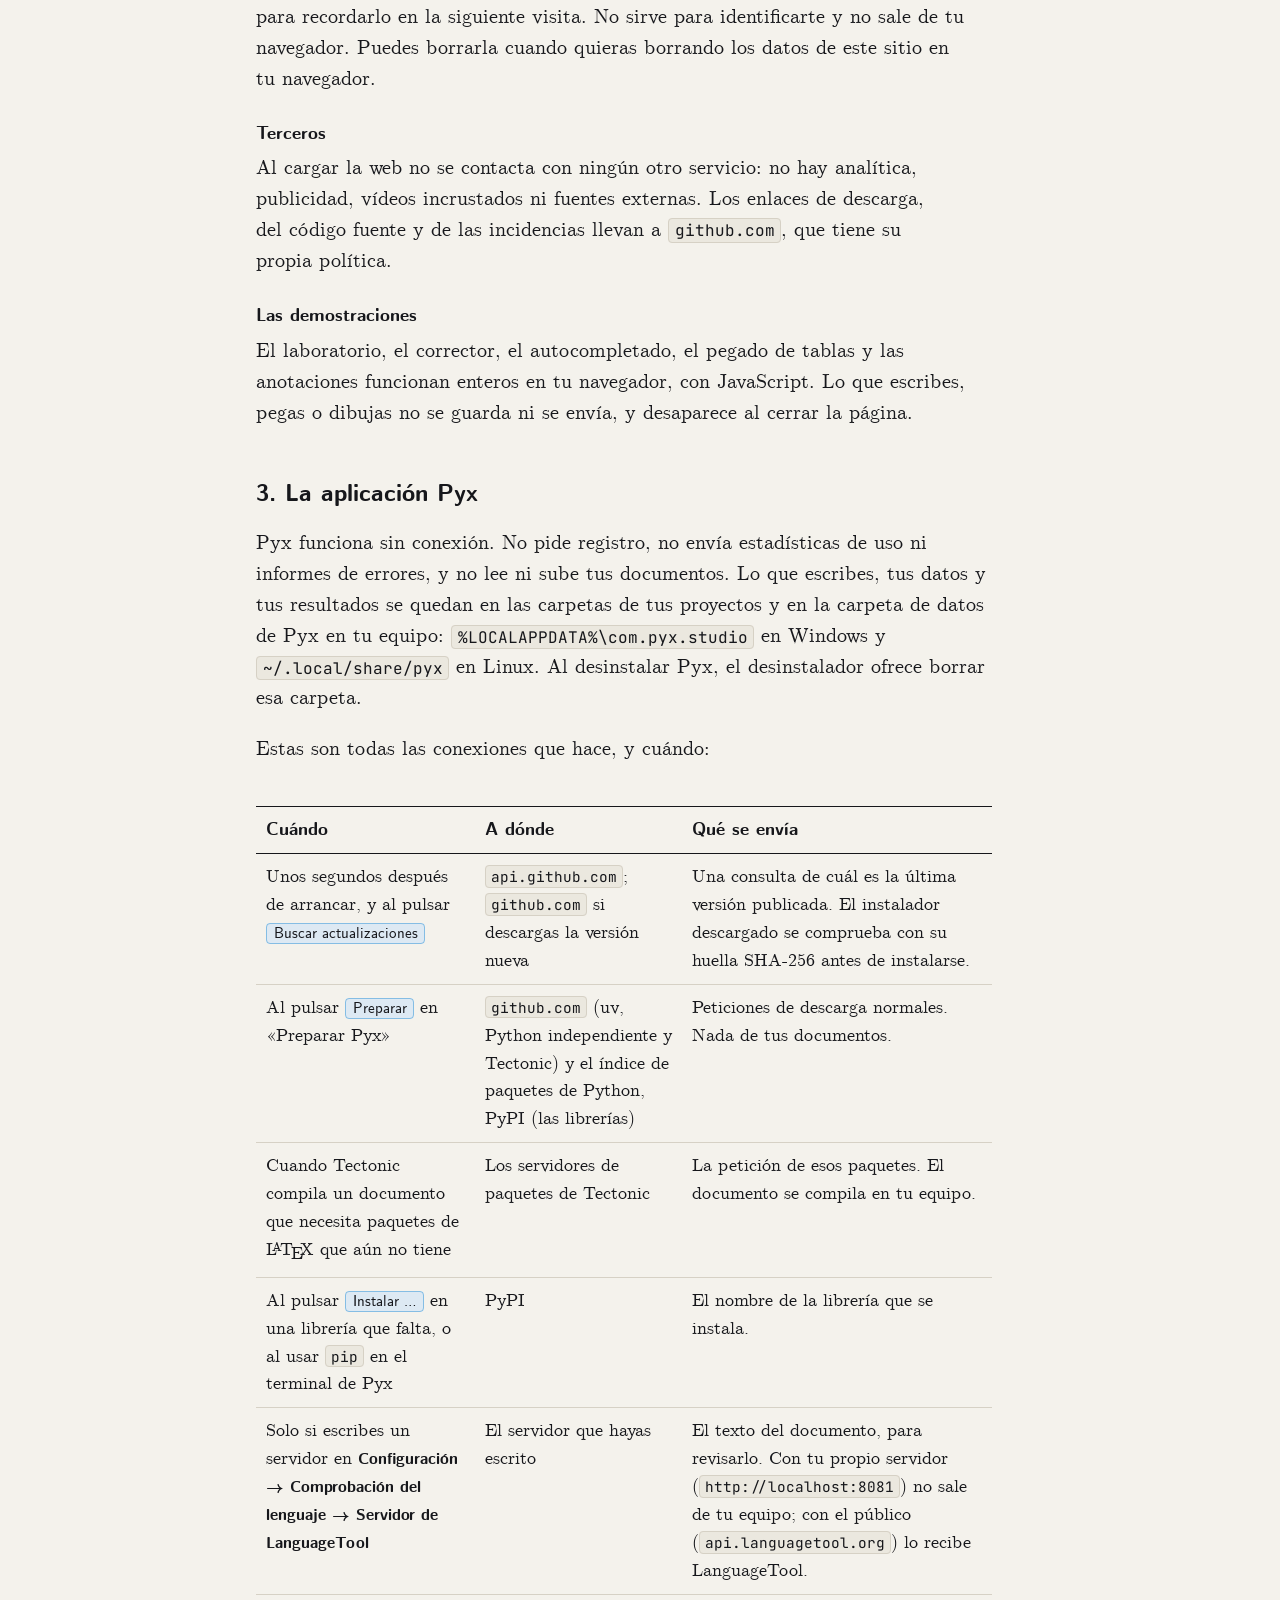
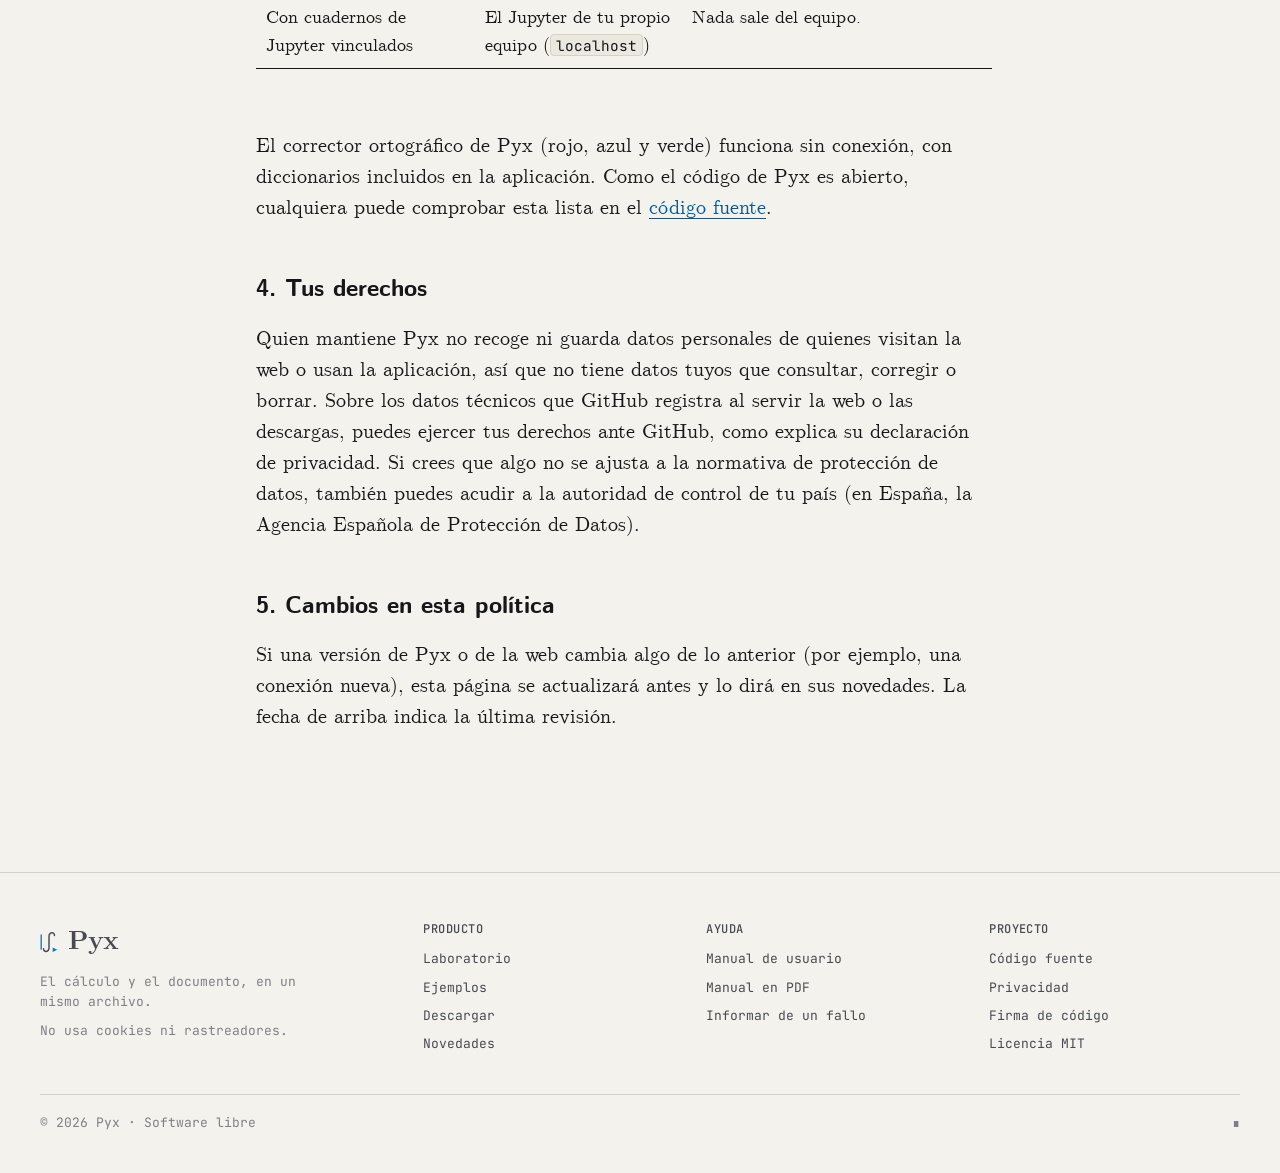
<file: privacidad/index.html>
<!doctype html>
<html lang="es">
<head>
  <meta charset="utf-8">
  <meta name="viewport" content="width=device-width, initial-scale=1">
  <title>Privacidad · Pyx</title>
  <meta name="description" content="Qué datos trata esta web y qué conexiones hace la aplicación Pyx. Sin cookies, sin analítica, sin telemetría.">
  <meta name="theme-color" content="#f4f2ec" media="(prefers-color-scheme: light)">
  <meta name="theme-color" content="#111214" media="(prefers-color-scheme: dark)">
  <link rel="icon" href="../assets/img/logo.svg" type="image/svg+xml">
  <link rel="icon" href="../assets/img/favicon-32.png" sizes="32x32" type="image/png">
  <script>try{var t=localStorage.getItem('pyx-tema');if(t)document.documentElement.dataset.theme=t}catch(e){}</script>
  <link rel="stylesheet" href="../assets/css/base.css?v=20261125a">
  <link rel="stylesheet" href="../assets/css/doc.css?v=20261125a">
  <link rel="alternate" hreflang="es" href="https://lorgioo.github.io/Pyx-web/privacidad/">
  <link rel="alternate" hreflang="en" href="https://lorgioo.github.io/Pyx-web/en/privacy/">
</head>
<body>
<a class="skip" href="#contenido">Saltar al contenido</a>
<svg width="0" height="0" style="position:absolute" aria-hidden="true"><defs>
  <symbol id="logo" viewBox="-2 -4 86 104"><rect x=".5" y="11.15" width="6.25" height="74.4" rx="3.1" fill="var(--blue)"/><path d="M67.2 16.93C67.2-1.91 41.1-1.91 41.1 23.21V73.46C41.1 98.59 15 98.59 15 79.74" fill="none" stroke="currentColor" stroke-width="7" stroke-linecap="round"/><path d="M80.06 84.77 58.5 95.28V74.26Z" fill="var(--blue)"/></symbol>
  <symbol id="i-contrast" viewBox="0 0 24 24"><circle cx="12" cy="12" r="8.6" fill="none" stroke="currentColor" stroke-width="1.6"/><path d="M12 3.4a8.6 8.6 0 0 1 0 17.2Z" fill="currentColor"/></symbol>
  <symbol id="i-menu" viewBox="0 0 24 24"><path d="M4 7h16M4 12h16M4 17h10" stroke="currentColor" stroke-width="1.7" stroke-linecap="round"/></symbol>
  <symbol id="i-down" viewBox="0 0 24 24"><path d="M12 4v13M6 12l6 6 6-6M5 21h14" fill="none" stroke="currentColor" stroke-width="1.8" stroke-linecap="round" stroke-linejoin="round"/></symbol>
  <symbol id="i-gh" viewBox="0 0 24 24"><path d="M12 2.3a9.8 9.8 0 0 0-3.1 19.1c.5.1.7-.2.7-.5v-1.7c-2.7.6-3.3-1.3-3.3-1.3-.4-1.1-1.1-1.4-1.1-1.4-.9-.6.1-.6.1-.6 1 .1 1.5 1 1.5 1 .9 1.5 2.3 1.1 2.9.8.1-.6.3-1.1.6-1.3-2.2-.2-4.5-1.1-4.5-4.9 0-1.1.4-2 1-2.7-.1-.2-.4-1.2.1-2.6 0 0 .8-.3 2.7 1a9.4 9.4 0 0 1 4.9 0c1.9-1.3 2.7-1 2.7-1 .5 1.4.2 2.4.1 2.6.6.7 1 1.6 1 2.7 0 3.8-2.3 4.7-4.5 4.9.4.3.7.9.7 1.8v2.7c0 .3.2.6.7.5A9.8 9.8 0 0 0 12 2.3Z" fill="currentColor"/></symbol>
</defs></svg>

<header class="runhead">
  <a class="brand" href="../" aria-label="Pyx, inicio"><svg aria-hidden="true"><use href="#logo"/></svg></a>
  <nav aria-label="Principal">
    <a href="../#laboratorio">Laboratorio</a>
    <a href="../ejemplos/">Ejemplos</a>
    <a href="../manual/">Manual</a>
    <a href="../novedades/">Novedades</a>
    <a class="key small primary" href="../#descargar"><svg aria-hidden="true"><use href="#i-down"/></svg>Descargar</a>
  </nav>
  <a class="icon-btn lang-btn" href="../en/privacy/" hreflang="en" lang="en" title="View in English" aria-label="View in English">EN</a>
  <a class="icon-btn gh-btn" href="https://github.com/LorGIOO/Pyx" aria-label="El código de Pyx en GitHub" title="El código de Pyx en GitHub"><svg aria-hidden="true"><use href="#i-gh"/></svg></a>
  <button class="icon-btn" type="button" data-theme-toggle aria-label="Cambiar el tema"><svg aria-hidden="true"><use href="#i-contrast"/></svg></button>
  <button class="icon-btn menu-btn" type="button" aria-label="Menú" aria-expanded="false"><svg aria-hidden="true"><use href="#i-menu"/></svg></button>
</header>

<header class="page-head">
  <p class="eyebrow"><span>Política de privacidad</span><span class="n">Web y aplicación</span></p>
  <h1>Tus documentos son <em>tuyos.</em></h1>
  <p class="lede">Ni esta web ni Pyx te piden una cuenta, ponen cookies o envían estadísticas de uso. Aquí está, punto por punto, lo poco que sale de tu equipo y por qué.</p>
</header>

<div class="doc-layout single">
  <main class="doc-body legal" id="contenido">
    <p class="updated">Última actualización: 16 de noviembre de 2026</p>

    <div class="summary">
      <ul>
        <li><strong>Esta web</strong> no usa cookies, analítica ni recursos de terceros: las fuentes y las imágenes se sirven desde aquí. Solo recuerda en tu navegador el tema (claro u oscuro) si lo cambias.</li>
        <li><strong>Lo que escribes o pegas en las demostraciones</strong> se queda en tu navegador. No se envía a ningún sitio.</li>
        <li><strong>La aplicación Pyx</strong> no tiene telemetría, informes de errores automáticos ni cuentas. Tus documentos no salen de tu equipo.</li>
        <li>Pyx se conecta a Internet <strong>solo</strong> para buscar actualizaciones, preparar Python o <span class="latex">L<sup>a</sup>T<sub>e</sub>X</span> cuando lo pides, instalar una librería que falta y, si tú lo configuras, revisar el texto con LanguageTool.</li>
      </ul>
    </div>

    <h2 id="responsable">1. Quién está detrás</h2>
    <p>Pyx es un proyecto de software libre con licencia MIT, mantenido por <a href="https://github.com/LorGIOO">LorGIOO</a> en GitHub. Para cualquier duda sobre esta política, abre una incidencia en <a href="https://github.com/LorGIOO/Pyx/issues">github.com/LorGIOO/Pyx/issues</a>. Ten en cuenta que las incidencias de GitHub son públicas: no escribas en ellas datos personales que no quieras publicar.</p>

    <h2 id="web">2. Esta web</h2>
    <h3>Alojamiento</h3>
    <p>La web está publicada con GitHub Pages, un servicio de GitHub, Inc. Como con cualquier página, al visitarla tu navegador se conecta a los servidores de GitHub y les envía tu dirección IP y datos técnicos de la petición (la página que pides, el navegador que usas). GitHub puede registrarlos por motivos de seguridad y funcionamiento, según su <a href="https://docs.github.com/es/site-policy/privacy-policies/github-general-privacy-statement">declaración de privacidad</a>. Quien mantiene Pyx no recibe esos registros ni estadísticas de visitas.</p>
    <h3>Cookies y almacenamiento</h3>
    <p>La web no usa cookies. Si pulsas el botón de tema, guarda la palabra <code>light</code> o <code>dark</code> en el almacenamiento local de tu navegador, con la clave <code>pyx-tema</code>, para recordarlo en la siguiente visita. No sirve para identificarte y no sale de tu navegador. Puedes borrarla cuando quieras borrando los datos de este sitio en tu navegador.</p>
    <h3>Terceros</h3>
    <p>Al cargar la web no se contacta con ningún otro servicio: no hay analítica, publicidad, vídeos incrustados ni fuentes externas. Los enlaces de descarga, del código fuente y de las incidencias llevan a <code>github.com</code>, que tiene su propia política.</p>
    <h3>Las demostraciones</h3>
    <p>El laboratorio, el corrector, el autocompletado, el pegado de tablas y las anotaciones funcionan enteros en tu navegador, con JavaScript. Lo que escribes, pegas o dibujas no se guarda ni se envía, y desaparece al cerrar la página.</p>

    <h2 id="app">3. La aplicación Pyx</h2>
    <p>Pyx funciona sin conexión. No pide registro, no envía estadísticas de uso ni informes de errores, y no lee ni sube tus documentos. Lo que escribes, tus datos y tus resultados se quedan en las carpetas de tus proyectos y en la carpeta de datos de Pyx en tu equipo: <code>%LOCALAPPDATA%\com.pyx.studio</code> en Windows y <code>~/.local/share/pyx</code> en Linux. Al desinstalar Pyx, el desinstalador ofrece borrar esa carpeta.</p>
    <p>Estas son todas las conexiones que hace, y cuándo:</p>
    <div class="table-wrap">
      <table>
        <thead><tr><th>Cuándo</th><th>A dónde</th><th>Qué se envía</th></tr></thead>
        <tbody>
          <tr><td>Unos segundos después de arrancar, y al pulsar <span class="ui-btn">Buscar actualizaciones</span></td><td><code>api.github.com</code>; <code>github.com</code> si descargas la versión nueva</td><td>Una consulta de cuál es la última versión publicada. El instalador descargado se comprueba con su huella SHA-256 antes de instalarse.</td></tr>
          <tr><td>Al pulsar <span class="ui-btn">Preparar</span> en «Preparar Pyx»</td><td><code>github.com</code> (uv, Python independiente y Tectonic) y el índice de paquetes de Python, PyPI (las librerías)</td><td>Peticiones de descarga normales. Nada de tus documentos.</td></tr>
          <tr><td>Cuando Tectonic compila un documento que necesita paquetes de <span class="latex">L<sup>a</sup>T<sub>e</sub>X</span> que aún no tiene</td><td>Los servidores de paquetes de Tectonic</td><td>La petición de esos paquetes. El documento se compila en tu equipo.</td></tr>
          <tr><td>Al pulsar <span class="ui-btn">Instalar …</span> en una librería que falta, o al usar <code>pip</code> en el terminal de Pyx</td><td>PyPI</td><td>El nombre de la librería que se instala.</td></tr>
          <tr><td>Solo si escribes un servidor en <span class="menu">Configuración → Comprobación del lenguaje → Servidor de LanguageTool</span></td><td>El servidor que hayas escrito</td><td>El texto del documento, para revisarlo. Con tu propio servidor (<code>http://localhost:8081</code>) no sale de tu equipo; con el público (<code>api.languagetool.org</code>) lo recibe LanguageTool.</td></tr>
          <tr><td>Con cuadernos de Jupyter vinculados</td><td>El Jupyter de tu propio equipo (<code>localhost</code>)</td><td>Nada sale del equipo.</td></tr>
        </tbody>
      </table>
    </div>
    <p>El corrector ortográfico de Pyx (rojo, azul y verde) funciona sin conexión, con diccionarios incluidos en la aplicación. Como el código de Pyx es abierto, cualquiera puede comprobar esta lista en el <a href="https://github.com/LorGIOO/Pyx">código fuente</a>.</p>

    <h2 id="derechos">4. Tus derechos</h2>
    <p>Quien mantiene Pyx no recoge ni guarda datos personales de quienes visitan la web o usan la aplicación, así que no tiene datos tuyos que consultar, corregir o borrar. Sobre los datos técnicos que GitHub registra al servir la web o las descargas, puedes ejercer tus derechos ante GitHub, como explica su declaración de privacidad. Si crees que algo no se ajusta a la normativa de protección de datos, también puedes acudir a la autoridad de control de tu país (en España, la Agencia Española de Protección de Datos).</p>

    <h2 id="cambios">5. Cambios en esta política</h2>
    <p>Si una versión de Pyx o de la web cambia algo de lo anterior (por ejemplo, una conexión nueva), esta página se actualizará antes y lo dirá en sus novedades. La fecha de arriba indica la última revisión.</p>
  </main>
</div>

<footer class="colophon">
  <div class="colophon-inner">
    <div>
      <a class="brand" href="../"><svg aria-hidden="true"><use href="#logo"/></svg>Pyx</a>
      <p>El cálculo y el documento, en un mismo archivo.</p>
      <p>No usa cookies ni rastreadores.</p>
    </div>
    <div><h2>Producto</h2><ul><li><a href="../#laboratorio">Laboratorio</a></li><li><a href="../ejemplos/">Ejemplos</a></li><li><a href="../#descargar">Descargar</a></li><li><a href="../novedades/">Novedades</a></li></ul></div>
    <div><h2>Ayuda</h2><ul><li><a href="../manual/">Manual de usuario</a></li><li><a href="../manual/manual-pyx.pdf">Manual en PDF</a></li><li><a href="https://github.com/LorGIOO/Pyx/issues">Informar de un fallo</a></li></ul></div>
    <div><h2>Proyecto</h2><ul><li><a href="https://github.com/LorGIOO/Pyx">Código fuente</a></li><li><a href="./">Privacidad</a></li><li><a href="../firma/">Firma de código</a></li><li><a href="https://github.com/LorGIOO/Pyx/blob/main/LICENSE">Licencia MIT</a></li></ul></div>
  </div>
  <div class="endmark"><span>© <span data-year>2026</span> Pyx · Software libre</span><span>∎</span></div>
</footer>
<script src="../assets/js/common.js?v=20261125a"></script>
</body>
</html>
</file>
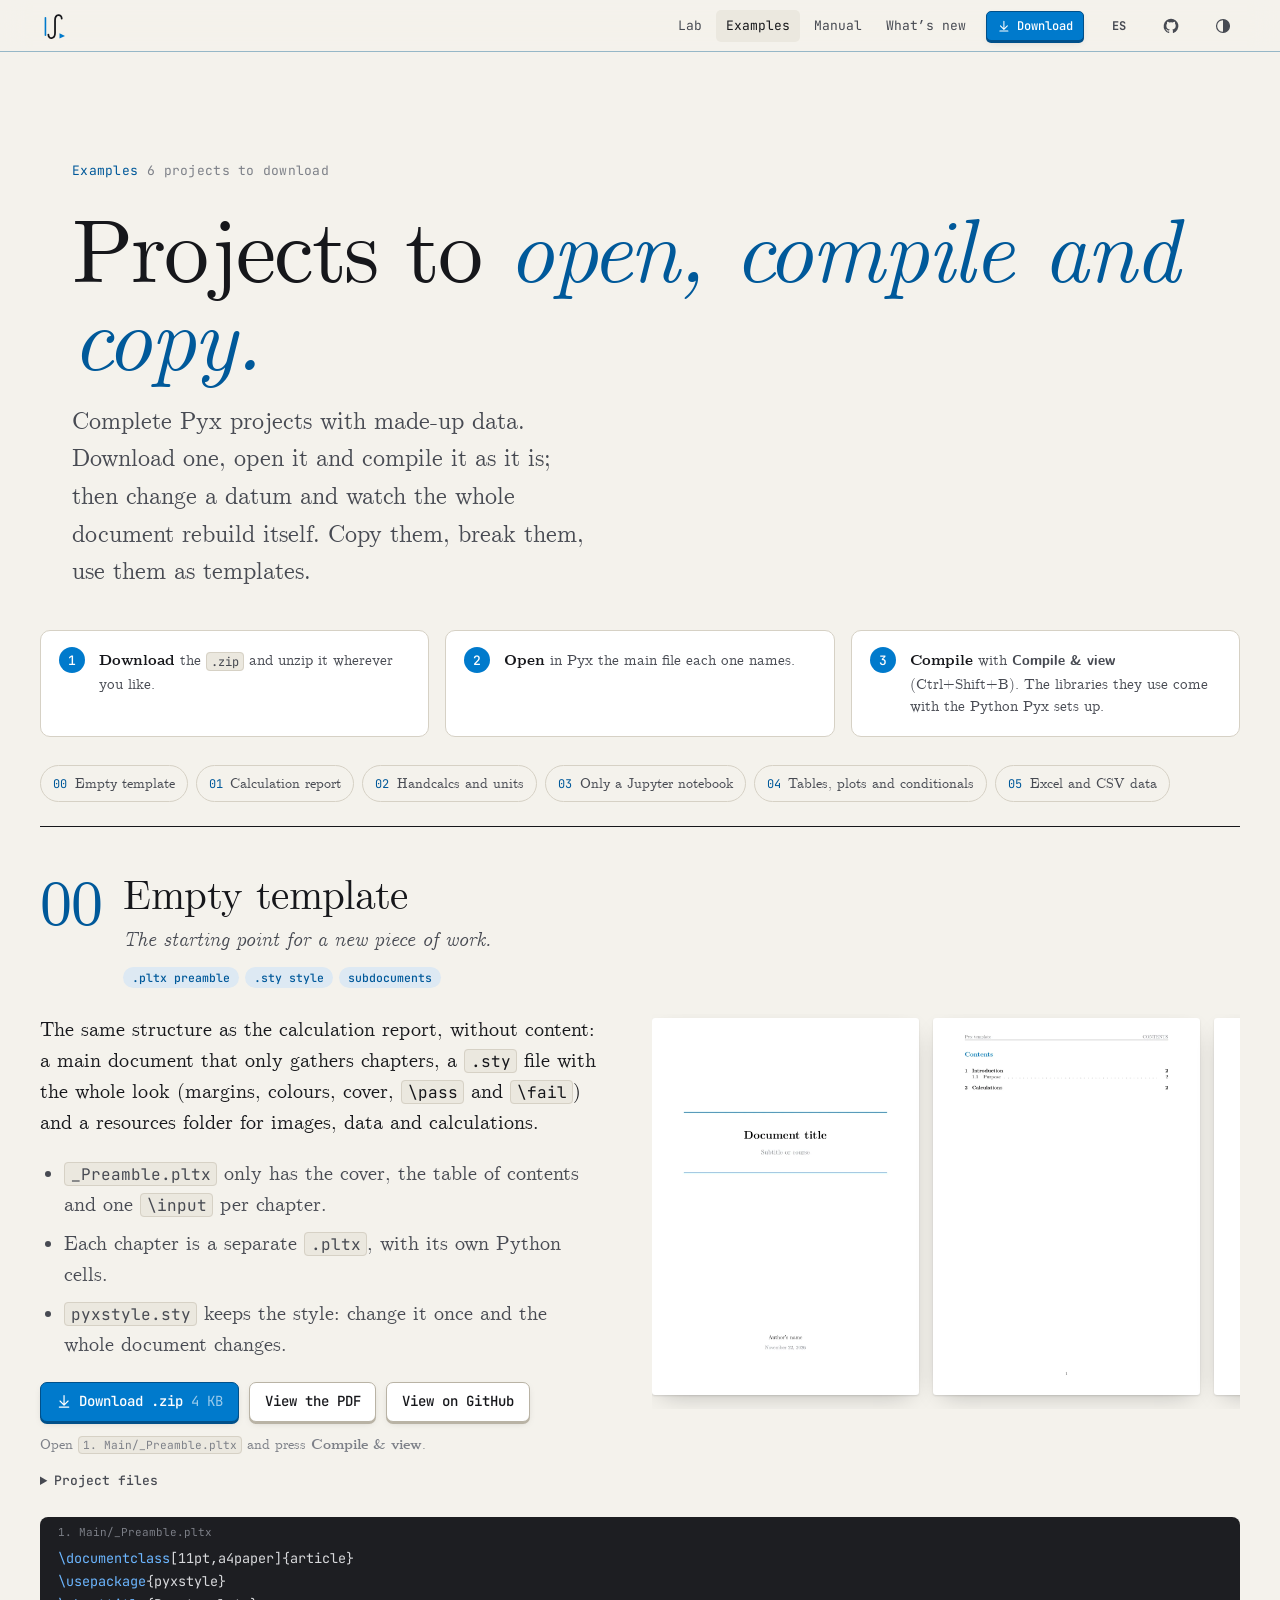
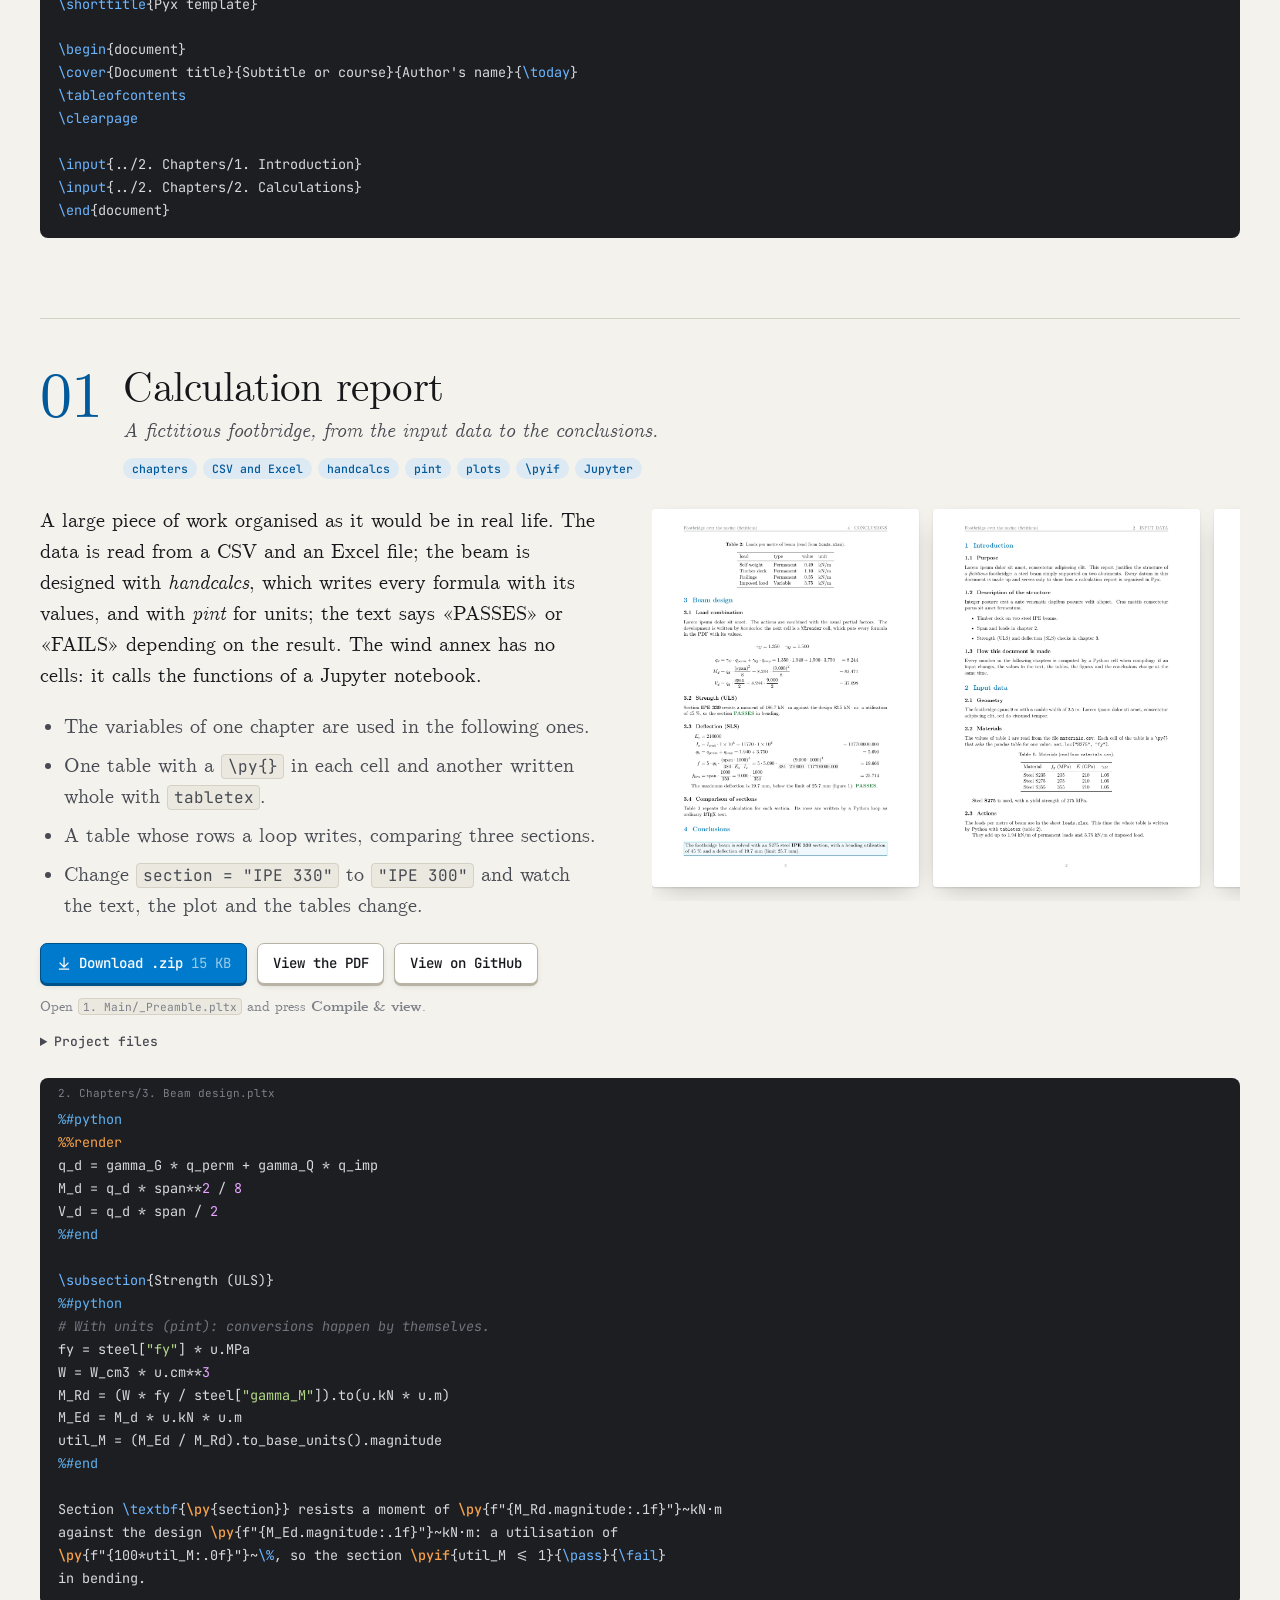
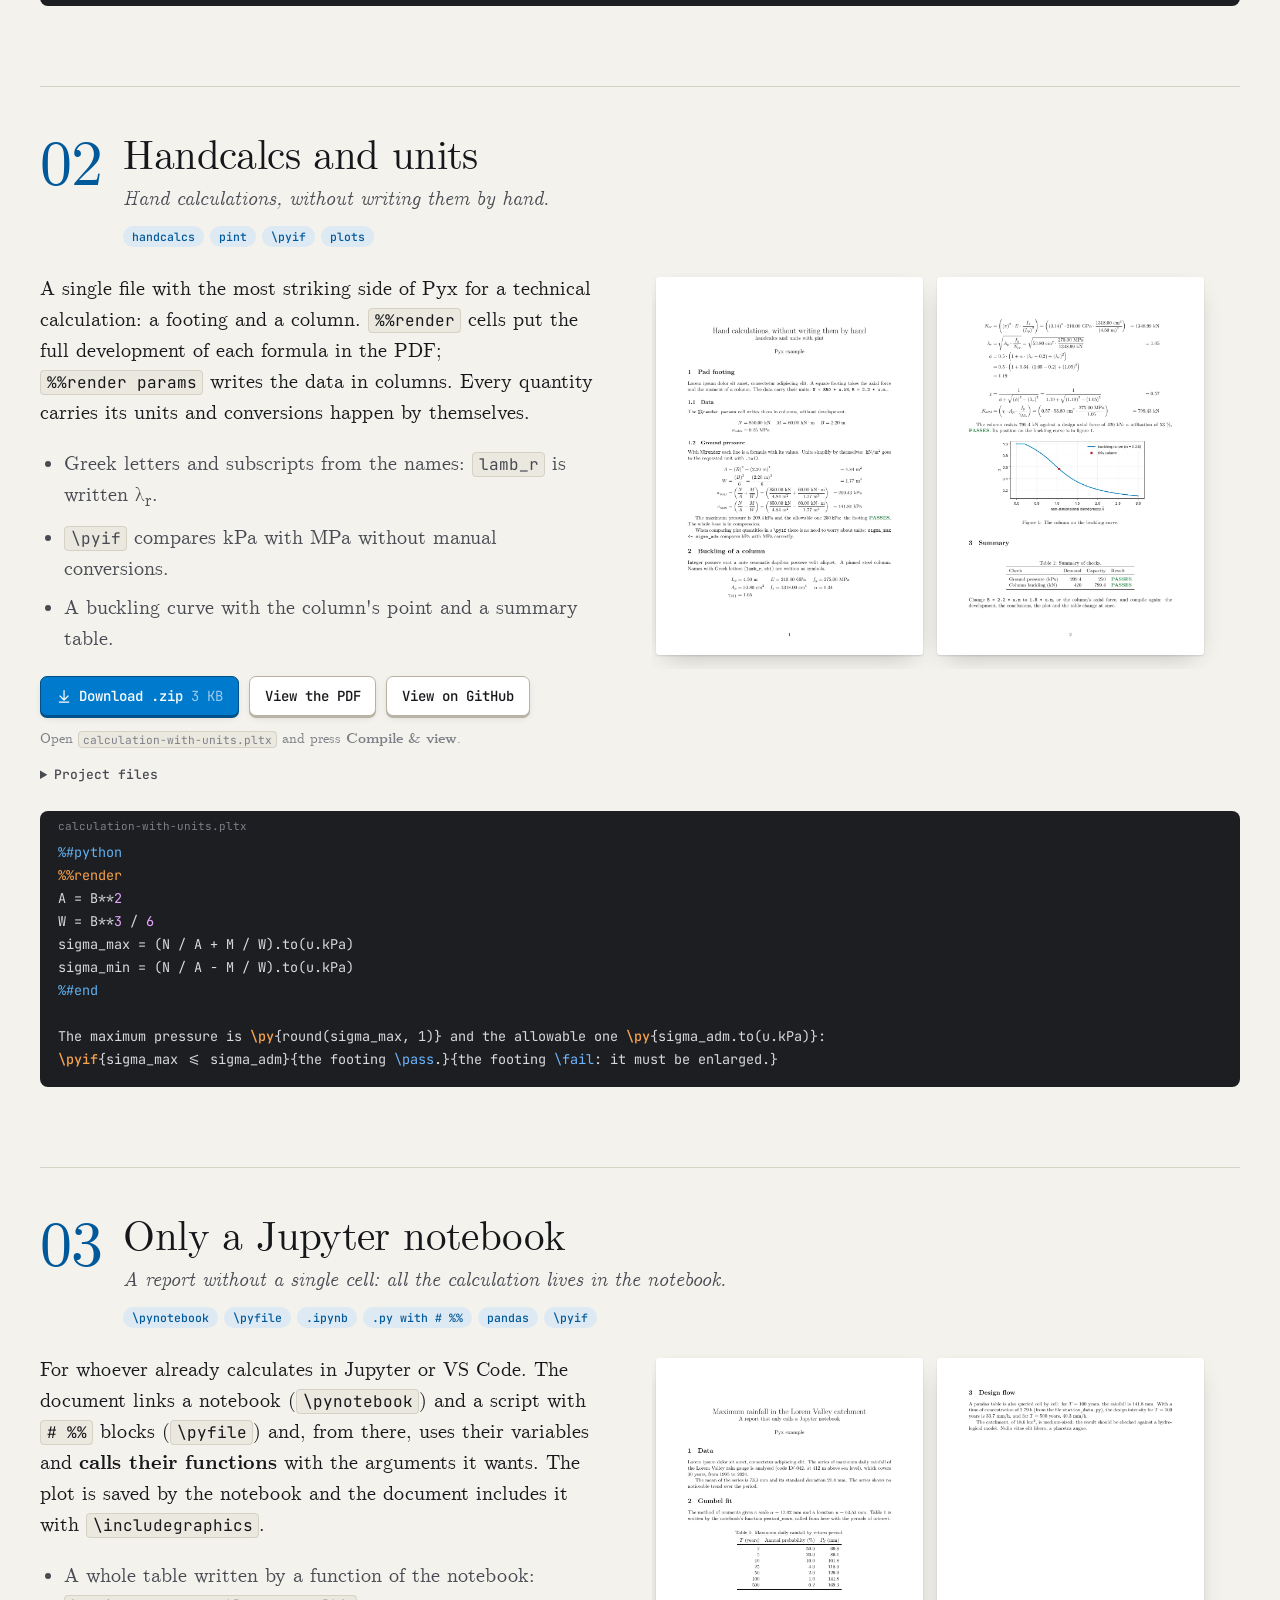
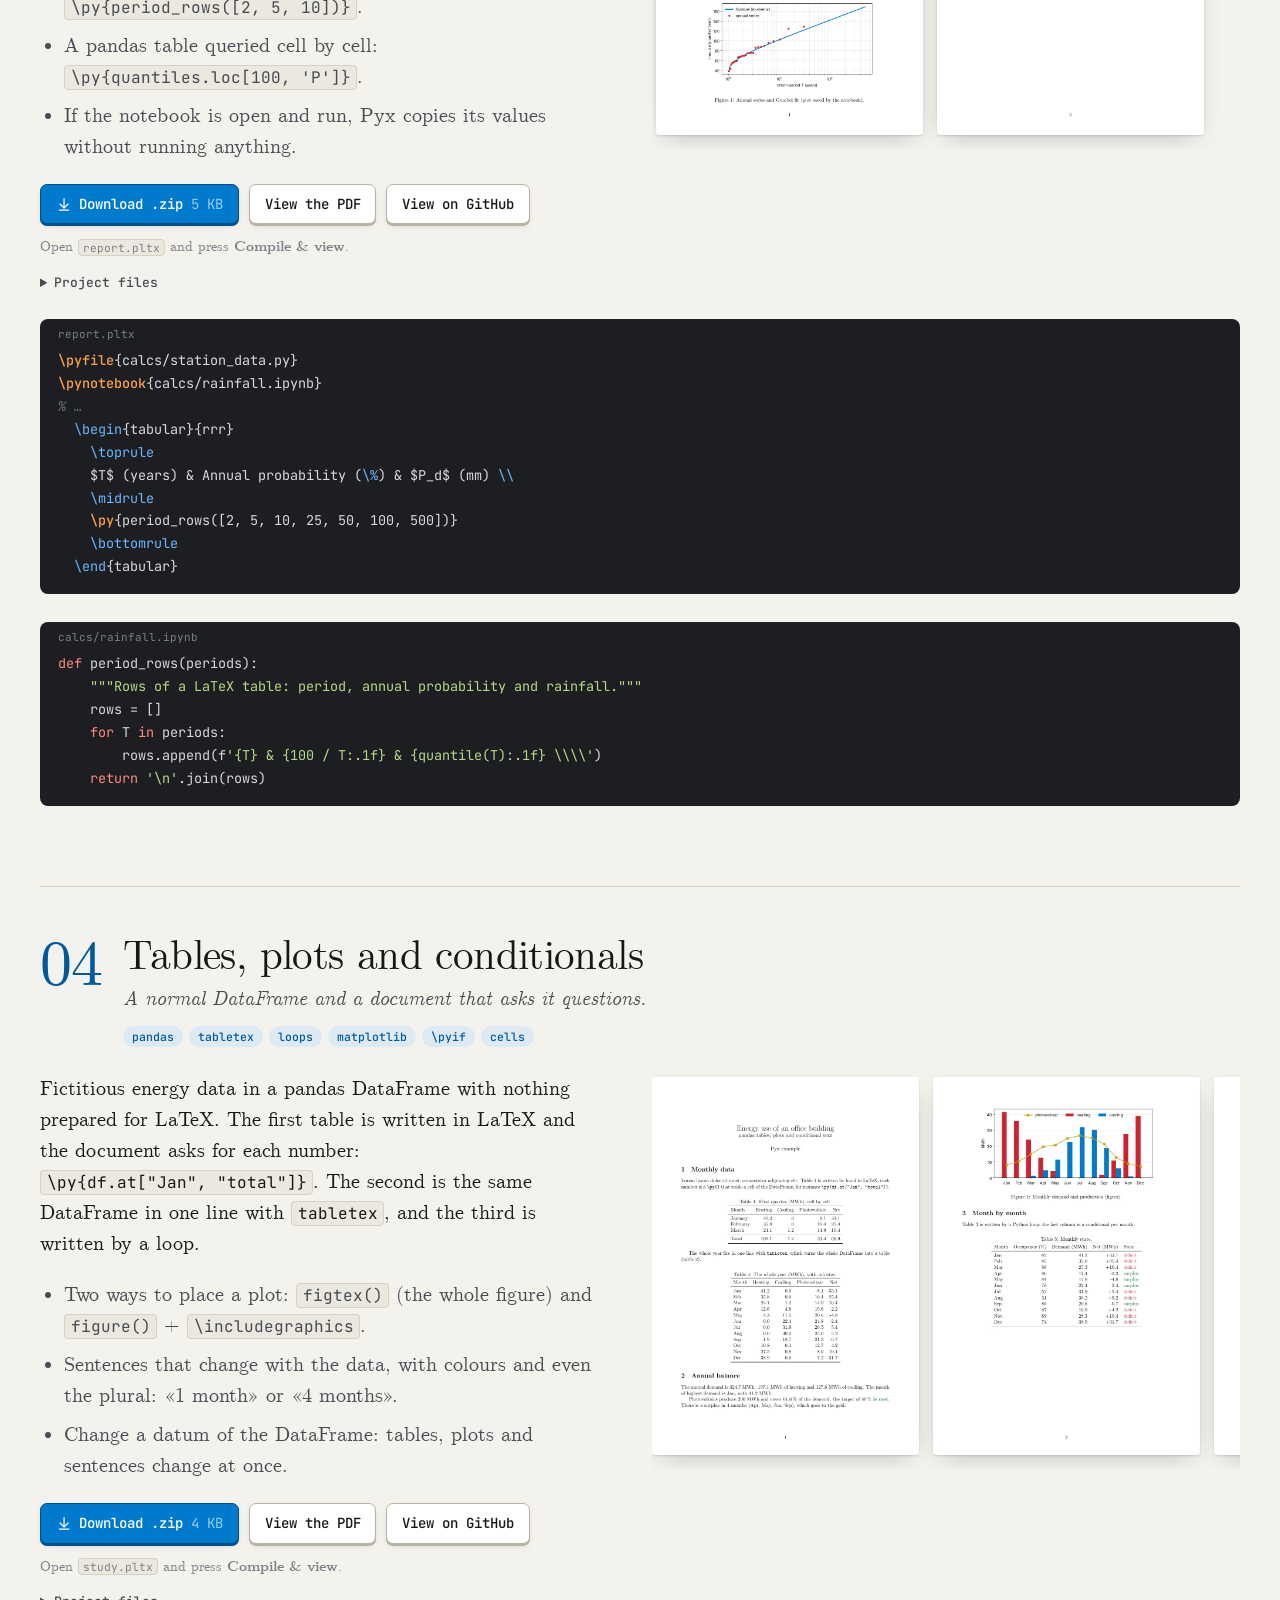
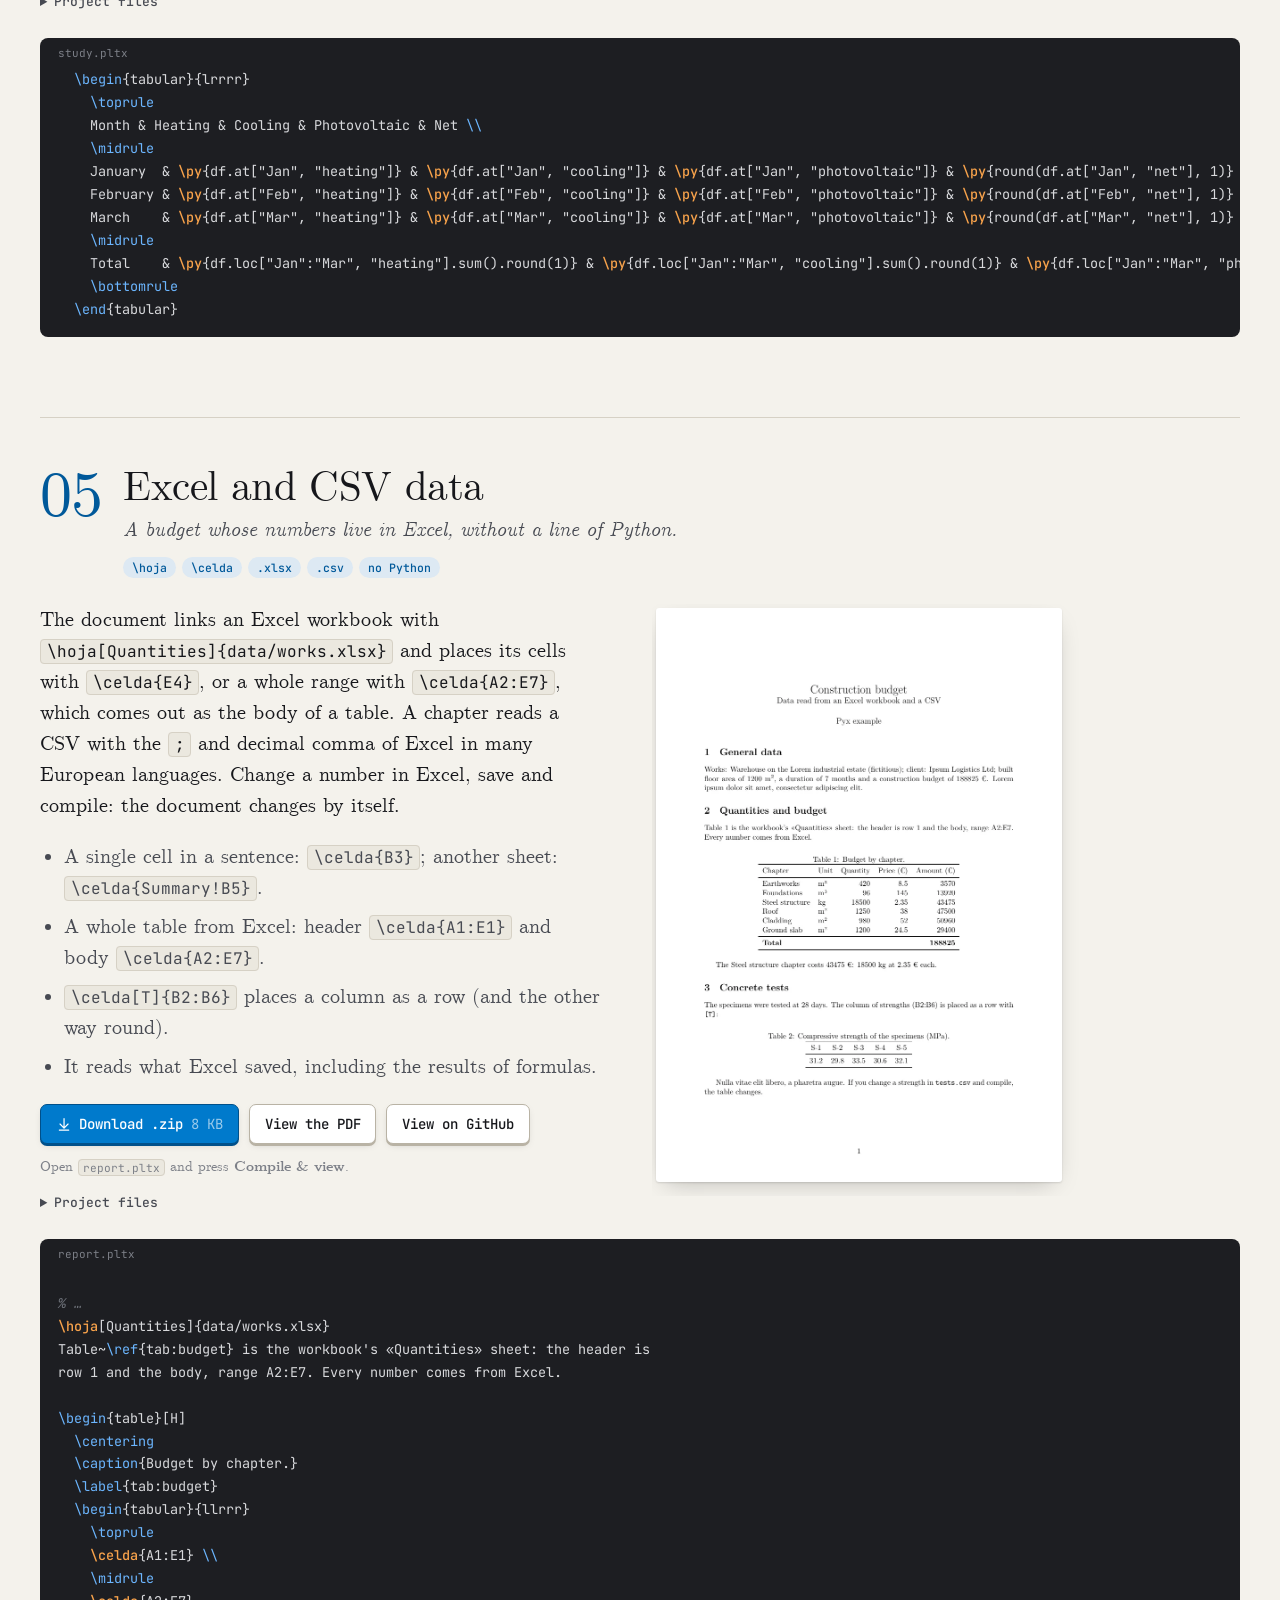
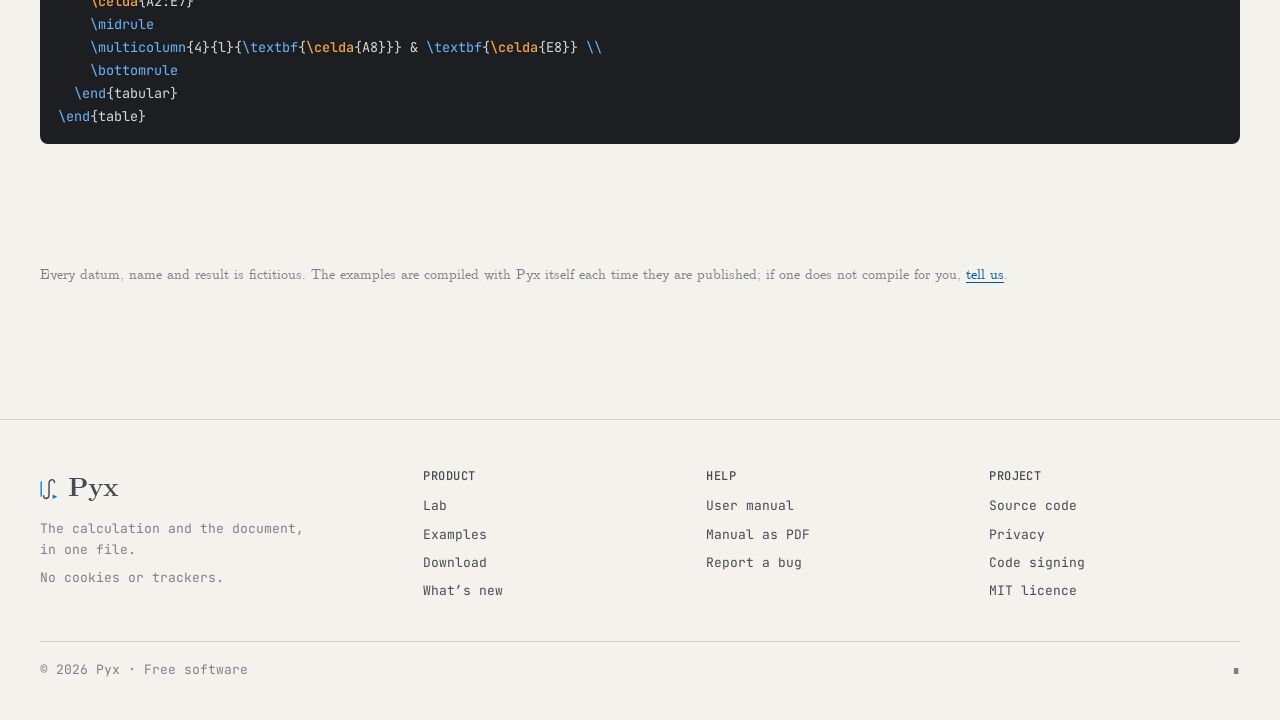
<file: en/examples/index.html>
<!doctype html>
<html lang="en">
<head>
  <meta charset="utf-8">
  <meta name="viewport" content="width=device-width, initial-scale=1">
  <title>Examples · Pyx</title>
  <meta name="description" content="Pyx projects to download, compile and copy: a calculation report, handcalcs and pint, Jupyter notebooks, pandas tables, plots and Excel data.">
  <meta name="theme-color" content="#f4f2ec" media="(prefers-color-scheme: light)">
  <meta name="theme-color" content="#111214" media="(prefers-color-scheme: dark)">
  <meta property="og:title" content="Pyx examples">
  <meta property="og:image" content="../../assets/img/og.png">
  <link rel="icon" href="../../assets/img/logo.svg" type="image/svg+xml">
  <link rel="icon" href="../../assets/img/favicon-32.png" sizes="32x32" type="image/png">
    <script>try{var t=localStorage.getItem('pyx-tema');if(t)document.documentElement.dataset.theme=t}catch(e){}</script>
  <link rel="stylesheet" href="../../assets/css/base.css?v=20261125a">
  <link rel="stylesheet" href="../../assets/css/doc.css?v=20261125a">
  <link rel="stylesheet" href="../../assets/css/ejemplos.css?v=20261125a">
  <link rel="alternate" hreflang="es" href="https://lorgioo.github.io/Pyx-web/ejemplos/">
  <link rel="alternate" hreflang="en" href="https://lorgioo.github.io/Pyx-web/en/examples/">
</head>
<body>
<a class="skip" href="#contenido">Skip to content</a>
<svg width="0" height="0" style="position:absolute" aria-hidden="true"><defs>
  <symbol id="logo" viewBox="-2 -4 86 104"><rect x=".5" y="11.15" width="6.25" height="74.4" rx="3.1" fill="var(--blue)"/><path d="M67.2 16.93C67.2-1.91 41.1-1.91 41.1 23.21V73.46C41.1 98.59 15 98.59 15 79.74" fill="none" stroke="currentColor" stroke-width="7" stroke-linecap="round"/><path d="M80.06 84.77 58.5 95.28V74.26Z" fill="var(--blue)"/></symbol>
  <symbol id="i-contrast" viewBox="0 0 24 24"><circle cx="12" cy="12" r="8.6" fill="none" stroke="currentColor" stroke-width="1.6"/><path d="M12 3.4a8.6 8.6 0 0 1 0 17.2Z" fill="currentColor"/></symbol>
  <symbol id="i-menu" viewBox="0 0 24 24"><path d="M4 7h16M4 12h16M4 17h10" stroke="currentColor" stroke-width="1.7" stroke-linecap="round"/></symbol>
  <symbol id="i-down" viewBox="0 0 24 24"><path d="M12 4v13M6 12l6 6 6-6M5 21h14" fill="none" stroke="currentColor" stroke-width="1.8" stroke-linecap="round" stroke-linejoin="round"/></symbol>
  <symbol id="i-gh" viewBox="0 0 24 24"><path d="M12 2.3a9.8 9.8 0 0 0-3.1 19.1c.5.1.7-.2.7-.5v-1.7c-2.7.6-3.3-1.3-3.3-1.3-.4-1.1-1.1-1.4-1.1-1.4-.9-.6.1-.6.1-.6 1 .1 1.5 1 1.5 1 .9 1.5 2.3 1.1 2.9.8.1-.6.3-1.1.6-1.3-2.2-.2-4.5-1.1-4.5-4.9 0-1.1.4-2 1-2.7-.1-.2-.4-1.2.1-2.6 0 0 .8-.3 2.7 1a9.4 9.4 0 0 1 4.9 0c1.9-1.3 2.7-1 2.7-1 .5 1.4.2 2.4.1 2.6.6.7 1 1.6 1 2.7 0 3.8-2.3 4.7-4.5 4.9.4.3.7.9.7 1.8v2.7c0 .3.2.6.7.5A9.8 9.8 0 0 0 12 2.3Z" fill="currentColor"/></symbol>
</defs></svg>

<header class="runhead">
  <a class="brand" href="../" aria-label="Pyx, home"><svg aria-hidden="true"><use href="#logo"/></svg></a>
  <nav aria-label="Main">
    <a href="../#laboratorio">Lab</a>
    <a href="./" aria-current="page">Examples</a>
    <a href="../manual/">Manual</a>
    <a href="../news/">What’s new</a>
    <a class="key small primary" href="../#descargar"><svg aria-hidden="true"><use href="#i-down"/></svg>Download</a>
  </nav>
  <a class="icon-btn lang-btn" href="../../ejemplos/" hreflang="es" lang="es" title="Ver en español" aria-label="Ver en español">ES</a>
  <a class="icon-btn gh-btn" href="https://github.com/LorGIOO/Pyx" aria-label="Pyx’s code on GitHub" title="Pyx’s code on GitHub"><svg aria-hidden="true"><use href="#i-gh"/></svg></a>
  <button class="icon-btn" type="button" data-theme-toggle aria-label="Change the theme"><svg aria-hidden="true"><use href="#i-contrast"/></svg></button>
  <button class="icon-btn menu-btn" type="button" aria-label="Menu" aria-expanded="false"><svg aria-hidden="true"><use href="#i-menu"/></svg></button>
</header>

<header class="page-head">
  <p class="eyebrow"><span>Examples</span><span class="n">6 projects to download</span></p>
  <h1>Projects to <em>open, compile and copy.</em></h1>
  <p class="lede">Complete Pyx projects with made-up data. Download one, open it and compile it as it is; then change a datum and watch the whole document rebuild itself. Copy them, break them, use them as templates.</p>
</header>

<div class="ej-layout">
  <main id="contenido">
    <ol class="ej-steps" aria-label="How to use them">
      <li><b>Download</b> the <code>.zip</code> and unzip it wherever you like.</li>
      <li><b>Open</b> in Pyx the main file each one names.</li>
      <li><b>Compile</b> with <span class="menu">Compile &amp; view</span> (Ctrl+Shift+B). The libraries they use come with the Python Pyx sets up.</li>
    </ol>
    <nav class="ej-index" aria-label="Examples"><ol><li><a href="#00-template"><span>00</span>Empty template</a></li><li><a href="#01-calculation-report"><span>01</span>Calculation report</a></li><li><a href="#02-handcalcs-and-units"><span>02</span>Handcalcs and units</a></li><li><a href="#03-jupyter-notebook"><span>03</span>Only a Jupyter notebook</a></li><li><a href="#04-tables-plots-and-conditionals"><span>04</span>Tables, plots and conditionals</a></li><li><a href="#05-excel-data"><span>05</span>Excel and CSV data</a></li></ol></nav>

<article class="ej" id="00-template" data-chapter="<b>00</b> · Empty template">
  <header class="ej-head">
    <p class="ej-num">00</p>
    <div>
      <h2>Empty template</h2>
      <p class="ej-lema">The starting point for a new piece of work.</p>
      <ul class="ej-tags"><li>.pltx preamble</li><li>.sty style</li><li>subdocuments</li></ul>
    </div>
  </header>
  <div class="ej-grid">
    <div class="ej-text">
      <p>The same structure as the calculation report, without content: a main document that only gathers chapters, a <code>.sty</code> file with the whole look (margins, colours, cover, <code>\pass</code> and <code>\fail</code>) and a resources folder for images, data and calculations.</p>
      <ul class="ej-list"><li><code>_Preamble.pltx</code> only has the cover, the table of contents and one <code>\input</code> per chapter.</li><li>Each chapter is a separate <code>.pltx</code>, with its own Python cells.</li><li><code>pyxstyle.sty</code> keeps the style: change it once and the whole document changes.</li></ul>
      <div class="ej-actions">
        <a class="key primary" href="../../ejemplos/descargas/00-template.zip" download><svg aria-hidden="true"><use href="#i-down"/></svg>Download .zip <span class="k-hint">4 KB</span></a>
        <a class="key" href="../../ejemplos/pdf/00-template.pdf">View the PDF</a>
        <a class="key" href="https://github.com/LorGIOO/Pyx-web/tree/main/ejemplos/src-en/00-template">View on GitHub</a>
      </div>
      <p class="ej-open">Open <code>1. Main/_Preamble.pltx</code> and press <b>Compile &amp; view</b>.</p>
      <details class="ej-tree"><summary>Project files</summary><pre>├─ <span class="dir">1. Main/</span>
│  ├─ <span class="main">_Preamble.pltx</span>
│  └─ <span class="">pyxstyle.sty</span>
├─ <span class="dir">2. Chapters/</span>
│  ├─ <span class="">1. Introduction.pltx</span>
│  └─ <span class="">2. Calculations.pltx</span>
├─ <span class="dir">999. Resources/</span>
│  └─ <span class="dir">1. Images/</span>
│     └─ <span class="">README.txt</span>
└─ <span class="">README.md</span></pre></details>
    </div>
    <div class="ej-pages" data-pages="3"><button class="ej-page" type="button" data-full="../../ejemplos/img/00-template-1.webp" aria-label="Enlarge page 1"><img src="../../ejemplos/img/00-template-1.webp" alt="Empty template, page 1" loading="lazy" width="910" height="1287"></button><button class="ej-page" type="button" data-full="../../ejemplos/img/00-template-2.webp" aria-label="Enlarge page 2"><img src="../../ejemplos/img/00-template-2.webp" alt="Empty template, page 2" loading="lazy" width="910" height="1287"></button><button class="ej-page" type="button" data-full="../../ejemplos/img/00-template-3.webp" aria-label="Enlarge page 3"><img src="../../ejemplos/img/00-template-3.webp" alt="Empty template, page 3" loading="lazy" width="910" height="1287"></button></div>
  </div>
  <figure class="code"><span class="code-lang">1. Main/_Preamble.pltx</span><pre><code><span class="tk-cmd">\documentclass</span>[11pt,a4paper]{article}
<span class="tk-cmd">\usepackage</span>{pyxstyle}
<span class="tk-cmd">\shorttitle</span>{Pyx template}

<span class="tk-cmd">\begin</span>{document}
<span class="tk-cmd">\cover</span>{Document title}{Subtitle or course}{Author&#x27;s name}{<span class="tk-cmd">\today</span>}
<span class="tk-cmd">\tableofcontents</span>
<span class="tk-cmd">\clearpage</span>

<span class="tk-cmd">\input</span>{../2. Chapters/1. Introduction}
<span class="tk-cmd">\input</span>{../2. Chapters/2. Calculations}
<span class="tk-cmd">\end</span>{document}</code></pre></figure>
</article>
<article class="ej" id="01-calculation-report" data-chapter="<b>01</b> · Calculation report">
  <header class="ej-head">
    <p class="ej-num">01</p>
    <div>
      <h2>Calculation report</h2>
      <p class="ej-lema">A fictitious footbridge, from the input data to the conclusions.</p>
      <ul class="ej-tags"><li>chapters</li><li>CSV and Excel</li><li>handcalcs</li><li>pint</li><li>plots</li><li>\pyif</li><li>Jupyter</li></ul>
    </div>
  </header>
  <div class="ej-grid">
    <div class="ej-text">
      <p>A large piece of work organised as it would be in real life. The data is read from a CSV and an Excel file; the beam is designed with <em>handcalcs</em>, which writes every formula with its values, and with <em>pint</em> for units; the text says «PASSES» or «FAILS» depending on the result. The wind annex has no cells: it calls the functions of a Jupyter notebook.</p>
      <ul class="ej-list"><li>The variables of one chapter are used in the following ones.</li><li>One table with a <code>\py{}</code> in each cell and another written whole with <code>tabletex</code>.</li><li>A table whose rows a loop writes, comparing three sections.</li><li>Change <code>section = "IPE 330"</code> to <code>"IPE 300"</code> and watch the text, the plot and the tables change.</li></ul>
      <div class="ej-actions">
        <a class="key primary" href="../../ejemplos/descargas/01-calculation-report.zip" download><svg aria-hidden="true"><use href="#i-down"/></svg>Download .zip <span class="k-hint">15 KB</span></a>
        <a class="key" href="../../ejemplos/pdf/01-calculation-report.pdf">View the PDF</a>
        <a class="key" href="https://github.com/LorGIOO/Pyx-web/tree/main/ejemplos/src-en/01-calculation-report">View on GitHub</a>
      </div>
      <p class="ej-open">Open <code>1. Main/_Preamble.pltx</code> and press <b>Compile &amp; view</b>.</p>
      <details class="ej-tree"><summary>Project files</summary><pre>├─ <span class="dir">1. Main/</span>
│  ├─ <span class="main">_Preamble.pltx</span>
│  └─ <span class="">pyxstyle.sty</span>
├─ <span class="dir">2. Chapters/</span>
│  ├─ <span class="">1. Introduction.pltx</span>
│  ├─ <span class="">2. Input data.pltx</span>
│  ├─ <span class="">3. Beam design.pltx</span>
│  └─ <span class="">4. Conclusions.pltx</span>
├─ <span class="dir">3. Annexes/</span>
│  └─ <span class="">Annex A. Wind.pltx</span>
├─ <span class="dir">999. Resources/</span>
│  ├─ <span class="dir">1. Data/</span>
│  │  ├─ <span class="">loads.xlsx</span>
│  │  └─ <span class="">materials.csv</span>
│  └─ <span class="dir">2. Calculations/</span>
│     └─ <span class="">wind.ipynb</span>
└─ <span class="">README.md</span></pre></details>
    </div>
    <div class="ej-pages" data-pages="6"><button class="ej-page" type="button" data-full="../../ejemplos/img/01-calculation-report-4.webp" aria-label="Enlarge page 4"><img src="../../ejemplos/img/01-calculation-report-4.webp" alt="Calculation report, page 4" loading="lazy" width="910" height="1287"></button><button class="ej-page" type="button" data-full="../../ejemplos/img/01-calculation-report-3.webp" aria-label="Enlarge page 3"><img src="../../ejemplos/img/01-calculation-report-3.webp" alt="Calculation report, page 3" loading="lazy" width="910" height="1287"></button><button class="ej-page" type="button" data-full="../../ejemplos/img/01-calculation-report-5.webp" aria-label="Enlarge page 5"><img src="../../ejemplos/img/01-calculation-report-5.webp" alt="Calculation report, page 5" loading="lazy" width="910" height="1287"></button><button class="ej-page" type="button" data-full="../../ejemplos/img/01-calculation-report-6.webp" aria-label="Enlarge page 6"><img src="../../ejemplos/img/01-calculation-report-6.webp" alt="Calculation report, page 6" loading="lazy" width="910" height="1287"></button><button class="ej-page" type="button" data-full="../../ejemplos/img/01-calculation-report-2.webp" aria-label="Enlarge page 2"><img src="../../ejemplos/img/01-calculation-report-2.webp" alt="Calculation report, page 2" loading="lazy" width="910" height="1287"></button><button class="ej-page" type="button" data-full="../../ejemplos/img/01-calculation-report-1.webp" aria-label="Enlarge page 1"><img src="../../ejemplos/img/01-calculation-report-1.webp" alt="Calculation report, page 1" loading="lazy" width="910" height="1287"></button></div>
  </div>
  <figure class="code"><span class="code-lang">2. Chapters/3. Beam design.pltx</span><pre><code><span class="tk-cell">%#python</span>
<span class="tk-magic">%%render</span>
q_d = gamma_G * q_perm + gamma_Q * q_imp
M_d = q_d * span**<span class="tk-num">2</span> / <span class="tk-num">8</span>
V_d = q_d * span / <span class="tk-num">2</span>
<span class="tk-cell">%#end</span>

<span class="tk-cmd">\subsection</span>{Strength (ULS)}
<span class="tk-cell">%#python</span>
<span class="tk-com"># With units (pint): conversions happen by themselves.</span>
fy = steel[<span class="tk-str">&quot;fy&quot;</span>] * u.MPa
W = W_cm3 * u.cm**<span class="tk-num">3</span>
M_Rd = (W * fy / steel[<span class="tk-str">&quot;gamma_M&quot;</span>]).to(u.kN * u.m)
M_Ed = M_d * u.kN * u.m
util_M = (M_Ed / M_Rd).to_base_units().magnitude
<span class="tk-cell">%#end</span>

Section <span class="tk-cmd">\textbf</span>{<span class="tk-py">\py</span>{section}} resists a moment of <span class="tk-py">\py</span>{f&quot;{M_Rd.magnitude:.1f}&quot;}~kN·m
against the design <span class="tk-py">\py</span>{f&quot;{M_Ed.magnitude:.1f}&quot;}~kN·m: a utilisation of
<span class="tk-py">\py</span>{f&quot;{100*util_M:.0f}&quot;}~<span class="tk-cmd">\%</span>, so the section <span class="tk-py">\pyif</span>{util_M &lt;= 1}{<span class="tk-cmd">\pass</span>}{<span class="tk-cmd">\fail</span>}
in bending.</code></pre></figure>
</article>
<article class="ej" id="02-handcalcs-and-units" data-chapter="<b>02</b> · Handcalcs and units">
  <header class="ej-head">
    <p class="ej-num">02</p>
    <div>
      <h2>Handcalcs and units</h2>
      <p class="ej-lema">Hand calculations, without writing them by hand.</p>
      <ul class="ej-tags"><li>handcalcs</li><li>pint</li><li>\pyif</li><li>plots</li></ul>
    </div>
  </header>
  <div class="ej-grid">
    <div class="ej-text">
      <p>A single file with the most striking side of Pyx for a technical calculation: a footing and a column. <code>%%render</code> cells put the full development of each formula in the PDF; <code>%%render params</code> writes the data in columns. Every quantity carries its units and conversions happen by themselves.</p>
      <ul class="ej-list"><li>Greek letters and subscripts from the names: <code>lamb_r</code> is written λ<sub>r</sub>.</li><li><code>\pyif</code> compares kPa with MPa without manual conversions.</li><li>A buckling curve with the column's point and a summary table.</li></ul>
      <div class="ej-actions">
        <a class="key primary" href="../../ejemplos/descargas/02-handcalcs-and-units.zip" download><svg aria-hidden="true"><use href="#i-down"/></svg>Download .zip <span class="k-hint">3 KB</span></a>
        <a class="key" href="../../ejemplos/pdf/02-handcalcs-and-units.pdf">View the PDF</a>
        <a class="key" href="https://github.com/LorGIOO/Pyx-web/tree/main/ejemplos/src-en/02-handcalcs-and-units">View on GitHub</a>
      </div>
      <p class="ej-open">Open <code>calculation-with-units.pltx</code> and press <b>Compile &amp; view</b>.</p>
      <details class="ej-tree"><summary>Project files</summary><pre>├─ <span class="main">calculation-with-units.pltx</span>
└─ <span class="">README.md</span></pre></details>
    </div>
    <div class="ej-pages" data-pages="2"><button class="ej-page" type="button" data-full="../../ejemplos/img/02-handcalcs-and-units-1.webp" aria-label="Enlarge page 1"><img src="../../ejemplos/img/02-handcalcs-and-units-1.webp" alt="Handcalcs and units, page 1" loading="lazy" width="910" height="1287"></button><button class="ej-page" type="button" data-full="../../ejemplos/img/02-handcalcs-and-units-2.webp" aria-label="Enlarge page 2"><img src="../../ejemplos/img/02-handcalcs-and-units-2.webp" alt="Handcalcs and units, page 2" loading="lazy" width="910" height="1287"></button></div>
  </div>
  <figure class="code"><span class="code-lang">calculation-with-units.pltx</span><pre><code><span class="tk-cell">%#python</span>
<span class="tk-magic">%%render</span>
A = B**<span class="tk-num">2</span>
W = B**<span class="tk-num">3</span> / <span class="tk-num">6</span>
sigma_max = (N / A + M / W).to(u.kPa)
sigma_min = (N / A - M / W).to(u.kPa)
<span class="tk-cell">%#end</span>

The maximum pressure is <span class="tk-py">\py</span>{round(sigma_max, 1)} and the allowable one <span class="tk-py">\py</span>{sigma_adm.to(u.kPa)}:
<span class="tk-py">\pyif</span>{sigma_max &lt;= sigma_adm}{the footing <span class="tk-cmd">\pass</span>.}{the footing <span class="tk-cmd">\fail</span>: it must be enlarged.}</code></pre></figure>
</article>
<article class="ej" id="03-jupyter-notebook" data-chapter="<b>03</b> · Only a Jupyter notebook">
  <header class="ej-head">
    <p class="ej-num">03</p>
    <div>
      <h2>Only a Jupyter notebook</h2>
      <p class="ej-lema">A report without a single cell: all the calculation lives in the notebook.</p>
      <ul class="ej-tags"><li>\pynotebook</li><li>\pyfile</li><li>.ipynb</li><li>.py with # %%</li><li>pandas</li><li>\pyif</li></ul>
    </div>
  </header>
  <div class="ej-grid">
    <div class="ej-text">
      <p>For whoever already calculates in Jupyter or VS Code. The document links a notebook (<code>\pynotebook</code>) and a script with <code># %%</code> blocks (<code>\pyfile</code>) and, from there, uses their variables and <strong>calls their functions</strong> with the arguments it wants. The plot is saved by the notebook and the document includes it with <code>\includegraphics</code>.</p>
      <ul class="ej-list"><li>A whole table written by a function of the notebook: <code>\py{period_rows([2, 5, 10])}</code>.</li><li>A pandas table queried cell by cell: <code>\py{quantiles.loc[100, 'P']}</code>.</li><li>If the notebook is open and run, Pyx copies its values without running anything.</li></ul>
      <div class="ej-actions">
        <a class="key primary" href="../../ejemplos/descargas/03-jupyter-notebook.zip" download><svg aria-hidden="true"><use href="#i-down"/></svg>Download .zip <span class="k-hint">5 KB</span></a>
        <a class="key" href="../../ejemplos/pdf/03-jupyter-notebook.pdf">View the PDF</a>
        <a class="key" href="https://github.com/LorGIOO/Pyx-web/tree/main/ejemplos/src-en/03-jupyter-notebook">View on GitHub</a>
      </div>
      <p class="ej-open">Open <code>report.pltx</code> and press <b>Compile &amp; view</b>.</p>
      <details class="ej-tree"><summary>Project files</summary><pre>├─ <span class="dir">calcs/</span>
│  ├─ <span class="">rainfall.ipynb</span>
│  └─ <span class="">station_data.py</span>
├─ <span class="dir">data/</span>
│  └─ <span class="">annual_maxima.csv</span>
├─ <span class="">README.md</span>
└─ <span class="main">report.pltx</span></pre></details>
    </div>
    <div class="ej-pages" data-pages="2"><button class="ej-page" type="button" data-full="../../ejemplos/img/03-jupyter-notebook-1.webp" aria-label="Enlarge page 1"><img src="../../ejemplos/img/03-jupyter-notebook-1.webp" alt="Only a Jupyter notebook, page 1" loading="lazy" width="910" height="1287"></button><button class="ej-page" type="button" data-full="../../ejemplos/img/03-jupyter-notebook-2.webp" aria-label="Enlarge page 2"><img src="../../ejemplos/img/03-jupyter-notebook-2.webp" alt="Only a Jupyter notebook, page 2" loading="lazy" width="910" height="1287"></button></div>
  </div>
  <figure class="code"><span class="code-lang">report.pltx</span><pre><code><span class="tk-py">\pyfile</span>{calcs/station_data.py}
<span class="tk-py">\pynotebook</span>{calcs/rainfall.ipynb}
<span class="tk-com">% …</span>
  <span class="tk-cmd">\begin</span>{tabular}{rrr}
    <span class="tk-cmd">\toprule</span>
    $T$ (years) &amp; Annual probability (<span class="tk-cmd">\%</span>) &amp; $P_d$ (mm) <span class="tk-cmd">\\</span>
    <span class="tk-cmd">\midrule</span>
    <span class="tk-py">\py</span>{period_rows([2, 5, 10, 25, 50, 100, 500])}
    <span class="tk-cmd">\bottomrule</span>
  <span class="tk-cmd">\end</span>{tabular}</code></pre></figure><figure class="code"><span class="code-lang">calcs/rainfall.ipynb</span><pre><code><span class="tk-kw">def</span> period_rows(periods):
    <span class="tk-str">&quot;&quot;</span><span class="tk-str">&quot;Rows of a LaTeX table: period, annual probability and rainfall.&quot;</span><span class="tk-str">&quot;&quot;</span>
    rows = []
    <span class="tk-kw">for</span> T <span class="tk-kw">in</span> periods:
        rows.append(f<span class="tk-str">&#x27;{T} &amp; {100 / T:.1f} &amp; {quantile(T):.1f} \\\\&#x27;</span>)
    <span class="tk-kw">return</span> <span class="tk-str">&#x27;\n&#x27;</span>.join(rows)</code></pre></figure>
</article>
<article class="ej" id="04-tables-plots-and-conditionals" data-chapter="<b>04</b> · Tables, plots and conditionals">
  <header class="ej-head">
    <p class="ej-num">04</p>
    <div>
      <h2>Tables, plots and conditionals</h2>
      <p class="ej-lema">A normal DataFrame and a document that asks it questions.</p>
      <ul class="ej-tags"><li>pandas</li><li>tabletex</li><li>loops</li><li>matplotlib</li><li>\pyif</li><li>cells</li></ul>
    </div>
  </header>
  <div class="ej-grid">
    <div class="ej-text">
      <p>Fictitious energy data in a pandas DataFrame with nothing prepared for LaTeX. The first table is written in LaTeX and the document asks for each number: <code>\py{df.at["Jan", "total"]}</code>. The second is the same DataFrame in one line with <code>tabletex</code>, and the third is written by a loop.</p>
      <ul class="ej-list"><li>Two ways to place a plot: <code>figtex()</code> (the whole figure) and <code>figure()</code> + <code>\includegraphics</code>.</li><li>Sentences that change with the data, with colours and even the plural: «1 month» or «4 months».</li><li>Change a datum of the DataFrame: tables, plots and sentences change at once.</li></ul>
      <div class="ej-actions">
        <a class="key primary" href="../../ejemplos/descargas/04-tables-plots-and-conditionals.zip" download><svg aria-hidden="true"><use href="#i-down"/></svg>Download .zip <span class="k-hint">4 KB</span></a>
        <a class="key" href="../../ejemplos/pdf/04-tables-plots-and-conditionals.pdf">View the PDF</a>
        <a class="key" href="https://github.com/LorGIOO/Pyx-web/tree/main/ejemplos/src-en/04-tables-plots-and-conditionals">View on GitHub</a>
      </div>
      <p class="ej-open">Open <code>study.pltx</code> and press <b>Compile &amp; view</b>.</p>
      <details class="ej-tree"><summary>Project files</summary><pre>├─ <span class="">README.md</span>
└─ <span class="main">study.pltx</span></pre></details>
    </div>
    <div class="ej-pages" data-pages="3"><button class="ej-page" type="button" data-full="../../ejemplos/img/04-tables-plots-and-conditionals-1.webp" aria-label="Enlarge page 1"><img src="../../ejemplos/img/04-tables-plots-and-conditionals-1.webp" alt="Tables, plots and conditionals, page 1" loading="lazy" width="910" height="1287"></button><button class="ej-page" type="button" data-full="../../ejemplos/img/04-tables-plots-and-conditionals-2.webp" aria-label="Enlarge page 2"><img src="../../ejemplos/img/04-tables-plots-and-conditionals-2.webp" alt="Tables, plots and conditionals, page 2" loading="lazy" width="910" height="1287"></button><button class="ej-page" type="button" data-full="../../ejemplos/img/04-tables-plots-and-conditionals-3.webp" aria-label="Enlarge page 3"><img src="../../ejemplos/img/04-tables-plots-and-conditionals-3.webp" alt="Tables, plots and conditionals, page 3" loading="lazy" width="910" height="1287"></button></div>
  </div>
  <figure class="code"><span class="code-lang">study.pltx</span><pre><code>  <span class="tk-cmd">\begin</span>{tabular}{lrrrr}
    <span class="tk-cmd">\toprule</span>
    Month &amp; Heating &amp; Cooling &amp; Photovoltaic &amp; Net <span class="tk-cmd">\\</span>
    <span class="tk-cmd">\midrule</span>
    January  &amp; <span class="tk-py">\py</span>{df.at[&quot;Jan&quot;, &quot;heating&quot;]} &amp; <span class="tk-py">\py</span>{df.at[&quot;Jan&quot;, &quot;cooling&quot;]} &amp; <span class="tk-py">\py</span>{df.at[&quot;Jan&quot;, &quot;photovoltaic&quot;]} &amp; <span class="tk-py">\py</span>{round(df.at[&quot;Jan&quot;, &quot;net&quot;], 1)} <span class="tk-cmd">\\</span>
    February &amp; <span class="tk-py">\py</span>{df.at[&quot;Feb&quot;, &quot;heating&quot;]} &amp; <span class="tk-py">\py</span>{df.at[&quot;Feb&quot;, &quot;cooling&quot;]} &amp; <span class="tk-py">\py</span>{df.at[&quot;Feb&quot;, &quot;photovoltaic&quot;]} &amp; <span class="tk-py">\py</span>{round(df.at[&quot;Feb&quot;, &quot;net&quot;], 1)} <span class="tk-cmd">\\</span>
    March    &amp; <span class="tk-py">\py</span>{df.at[&quot;Mar&quot;, &quot;heating&quot;]} &amp; <span class="tk-py">\py</span>{df.at[&quot;Mar&quot;, &quot;cooling&quot;]} &amp; <span class="tk-py">\py</span>{df.at[&quot;Mar&quot;, &quot;photovoltaic&quot;]} &amp; <span class="tk-py">\py</span>{round(df.at[&quot;Mar&quot;, &quot;net&quot;], 1)} <span class="tk-cmd">\\</span>
    <span class="tk-cmd">\midrule</span>
    Total    &amp; <span class="tk-py">\py</span>{df.loc[&quot;Jan&quot;:&quot;Mar&quot;, &quot;heating&quot;].sum().round(1)} &amp; <span class="tk-py">\py</span>{df.loc[&quot;Jan&quot;:&quot;Mar&quot;, &quot;cooling&quot;].sum().round(1)} &amp; <span class="tk-py">\py</span>{df.loc[&quot;Jan&quot;:&quot;Mar&quot;, &quot;photovoltaic&quot;].sum().round(1)} &amp; <span class="tk-py">\py</span>{df.loc[&quot;Jan&quot;:&quot;Mar&quot;, &quot;net&quot;].sum().round(1)} <span class="tk-cmd">\\</span>
    <span class="tk-cmd">\bottomrule</span>
  <span class="tk-cmd">\end</span>{tabular}</code></pre></figure>
</article>
<article class="ej" id="05-excel-data" data-chapter="<b>05</b> · Excel and CSV data">
  <header class="ej-head">
    <p class="ej-num">05</p>
    <div>
      <h2>Excel and CSV data</h2>
      <p class="ej-lema">A budget whose numbers live in Excel, without a line of Python.</p>
      <ul class="ej-tags"><li>\hoja</li><li>\celda</li><li>.xlsx</li><li>.csv</li><li>no Python</li></ul>
    </div>
  </header>
  <div class="ej-grid">
    <div class="ej-text">
      <p>The document links an Excel workbook with <code>\hoja[Quantities]{data/works.xlsx}</code> and places its cells with <code>\celda{E4}</code>, or a whole range with <code>\celda{A2:E7}</code>, which comes out as the body of a table. A chapter reads a CSV with the <code>;</code> and decimal comma of Excel in many European languages. Change a number in Excel, save and compile: the document changes by itself.</p>
      <ul class="ej-list"><li>A single cell in a sentence: <code>\celda{B3}</code>; another sheet: <code>\celda{Summary!B5}</code>.</li><li>A whole table from Excel: header <code>\celda{A1:E1}</code> and body <code>\celda{A2:E7}</code>.</li><li><code>\celda[T]{B2:B6}</code> places a column as a row (and the other way round).</li><li>It reads what Excel saved, including the results of formulas.</li></ul>
      <div class="ej-actions">
        <a class="key primary" href="../../ejemplos/descargas/05-excel-data.zip" download><svg aria-hidden="true"><use href="#i-down"/></svg>Download .zip <span class="k-hint">8 KB</span></a>
        <a class="key" href="../../ejemplos/pdf/05-excel-data.pdf">View the PDF</a>
        <a class="key" href="https://github.com/LorGIOO/Pyx-web/tree/main/ejemplos/src-en/05-excel-data">View on GitHub</a>
      </div>
      <p class="ej-open">Open <code>report.pltx</code> and press <b>Compile &amp; view</b>.</p>
      <details class="ej-tree"><summary>Project files</summary><pre>├─ <span class="dir">chapters/</span>
│  └─ <span class="">tests.pltx</span>
├─ <span class="dir">data/</span>
│  ├─ <span class="">tests.csv</span>
│  └─ <span class="">works.xlsx</span>
├─ <span class="">README.md</span>
└─ <span class="main">report.pltx</span></pre></details>
    </div>
    <div class="ej-pages" data-pages="1"><button class="ej-page" type="button" data-full="../../ejemplos/img/05-excel-data-1.webp" aria-label="Enlarge page 1"><img src="../../ejemplos/img/05-excel-data-1.webp" alt="Excel and CSV data, page 1" loading="lazy" width="910" height="1287"></button></div>
  </div>
  <figure class="code"><span class="code-lang">report.pltx</span><pre><code>
<span class="tk-com">% …</span>
<span class="tk-py">\hoja</span>[Quantities]{data/works.xlsx}
Table~<span class="tk-cmd">\ref</span>{tab:budget} is the workbook&#x27;s «Quantities» sheet: the header is
row 1 and the body, range A2:E7. Every number comes from Excel.

<span class="tk-cmd">\begin</span>{table}[H]
  <span class="tk-cmd">\centering</span>
  <span class="tk-cmd">\caption</span>{Budget by chapter.}
  <span class="tk-cmd">\label</span>{tab:budget}
  <span class="tk-cmd">\begin</span>{tabular}{llrrr}
    <span class="tk-cmd">\toprule</span>
    <span class="tk-py">\celda</span>{A1:E1} <span class="tk-cmd">\\</span>
    <span class="tk-cmd">\midrule</span>
    <span class="tk-py">\celda</span>{A2:E7}
    <span class="tk-cmd">\midrule</span>
    <span class="tk-cmd">\multicolumn</span>{4}{l}{<span class="tk-cmd">\textbf</span>{<span class="tk-py">\celda</span>{A8}}} &amp; <span class="tk-cmd">\textbf</span>{<span class="tk-py">\celda</span>{E8}} <span class="tk-cmd">\\</span>
    <span class="tk-cmd">\bottomrule</span>
  <span class="tk-cmd">\end</span>{tabular}
<span class="tk-cmd">\end</span>{table}</code></pre></figure>
</article>
    <p class="ej-foot">Every datum, name and result is fictitious. The examples are compiled with Pyx itself each time they are published; if one does not compile for you, <a href="https://github.com/LorGIOO/Pyx/issues">tell us</a>.</p>
  </main>
</div>

<dialog class="ej-lightbox" aria-label="Enlarged page"><button type="button" class="icon-btn" data-close aria-label="Close">✕</button><img alt=""></dialog>

<footer class="colophon">
  <div class="colophon-inner">
    <div>
      <a class="brand" href="../"><svg aria-hidden="true"><use href="#logo"/></svg>Pyx</a>
      <p>The calculation and the document, in one file.</p>
      <p>No cookies or trackers.</p>
    </div>
    <div><h2>Product</h2><ul><li><a href="../#laboratorio">Lab</a></li><li><a href="./">Examples</a></li><li><a href="../#descargar">Download</a></li><li><a href="../news/">What’s new</a></li></ul></div>
    <div><h2>Help</h2><ul><li><a href="../manual/">User manual</a></li><li><a href="../manual/pyx-user-manual.pdf">Manual as PDF</a></li><li><a href="https://github.com/LorGIOO/Pyx/issues">Report a bug</a></li></ul></div>
    <div><h2>Project</h2><ul><li><a href="https://github.com/LorGIOO/Pyx">Source code</a></li><li><a href="../privacy/">Privacy</a></li><li><a href="../signing/">Code signing</a></li><li><a href="https://github.com/LorGIOO/Pyx/blob/main/LICENSE">MIT licence</a></li></ul></div>
  </div>
  <div class="endmark"><span>© <span data-year>2026</span> Pyx · Free software</span><span>∎</span></div>
</footer>

<script src="../../assets/js/common.js?v=20261125a"></script>
<script>
(() => {
  const box = document.querySelector('.ej-lightbox');
  const img = box.querySelector('img');
  document.addEventListener('click', (e) => {
    const b = e.target.closest('.ej-page');
    if (b) { img.src = b.dataset.full; img.alt = b.querySelector('img').alt; box.showModal(); return; }
    if (e.target === box || e.target.closest('[data-close]')) box.close();
  });
})();
</script>
</body>
</html>
</file>
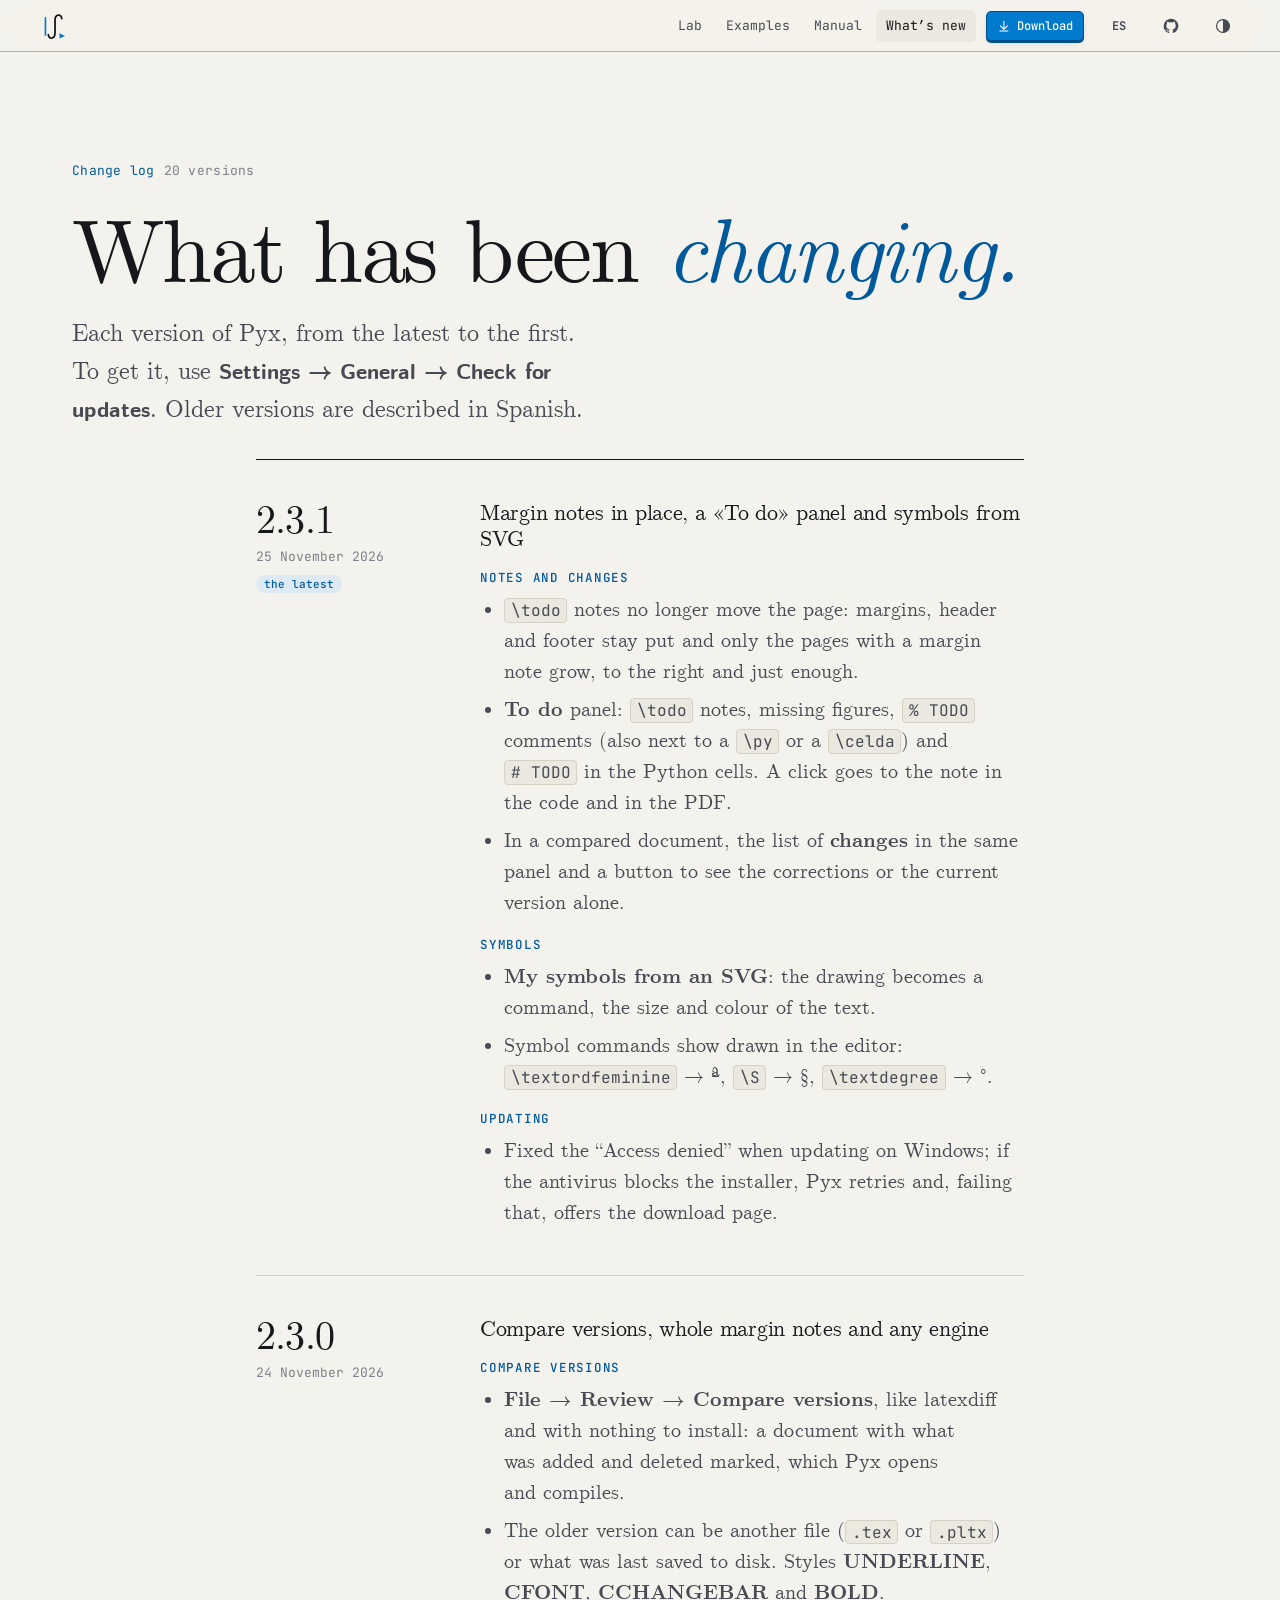
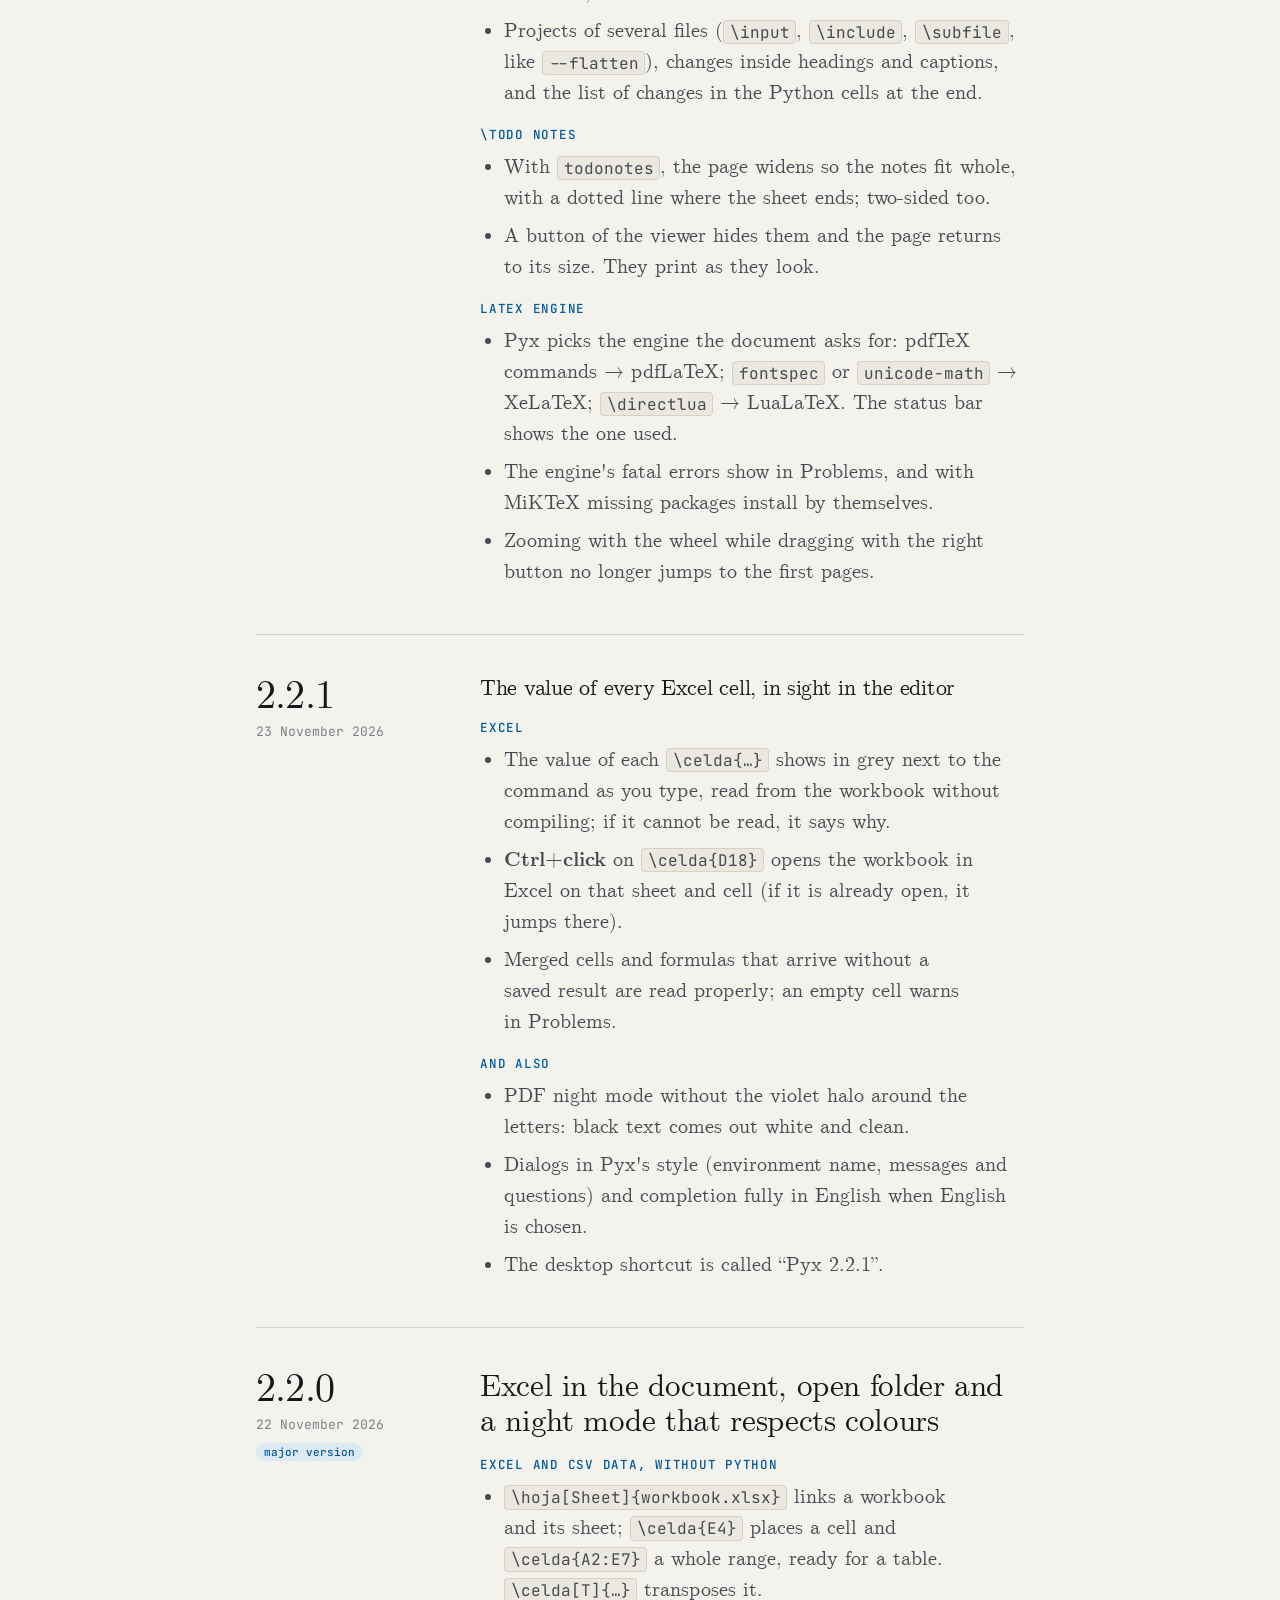
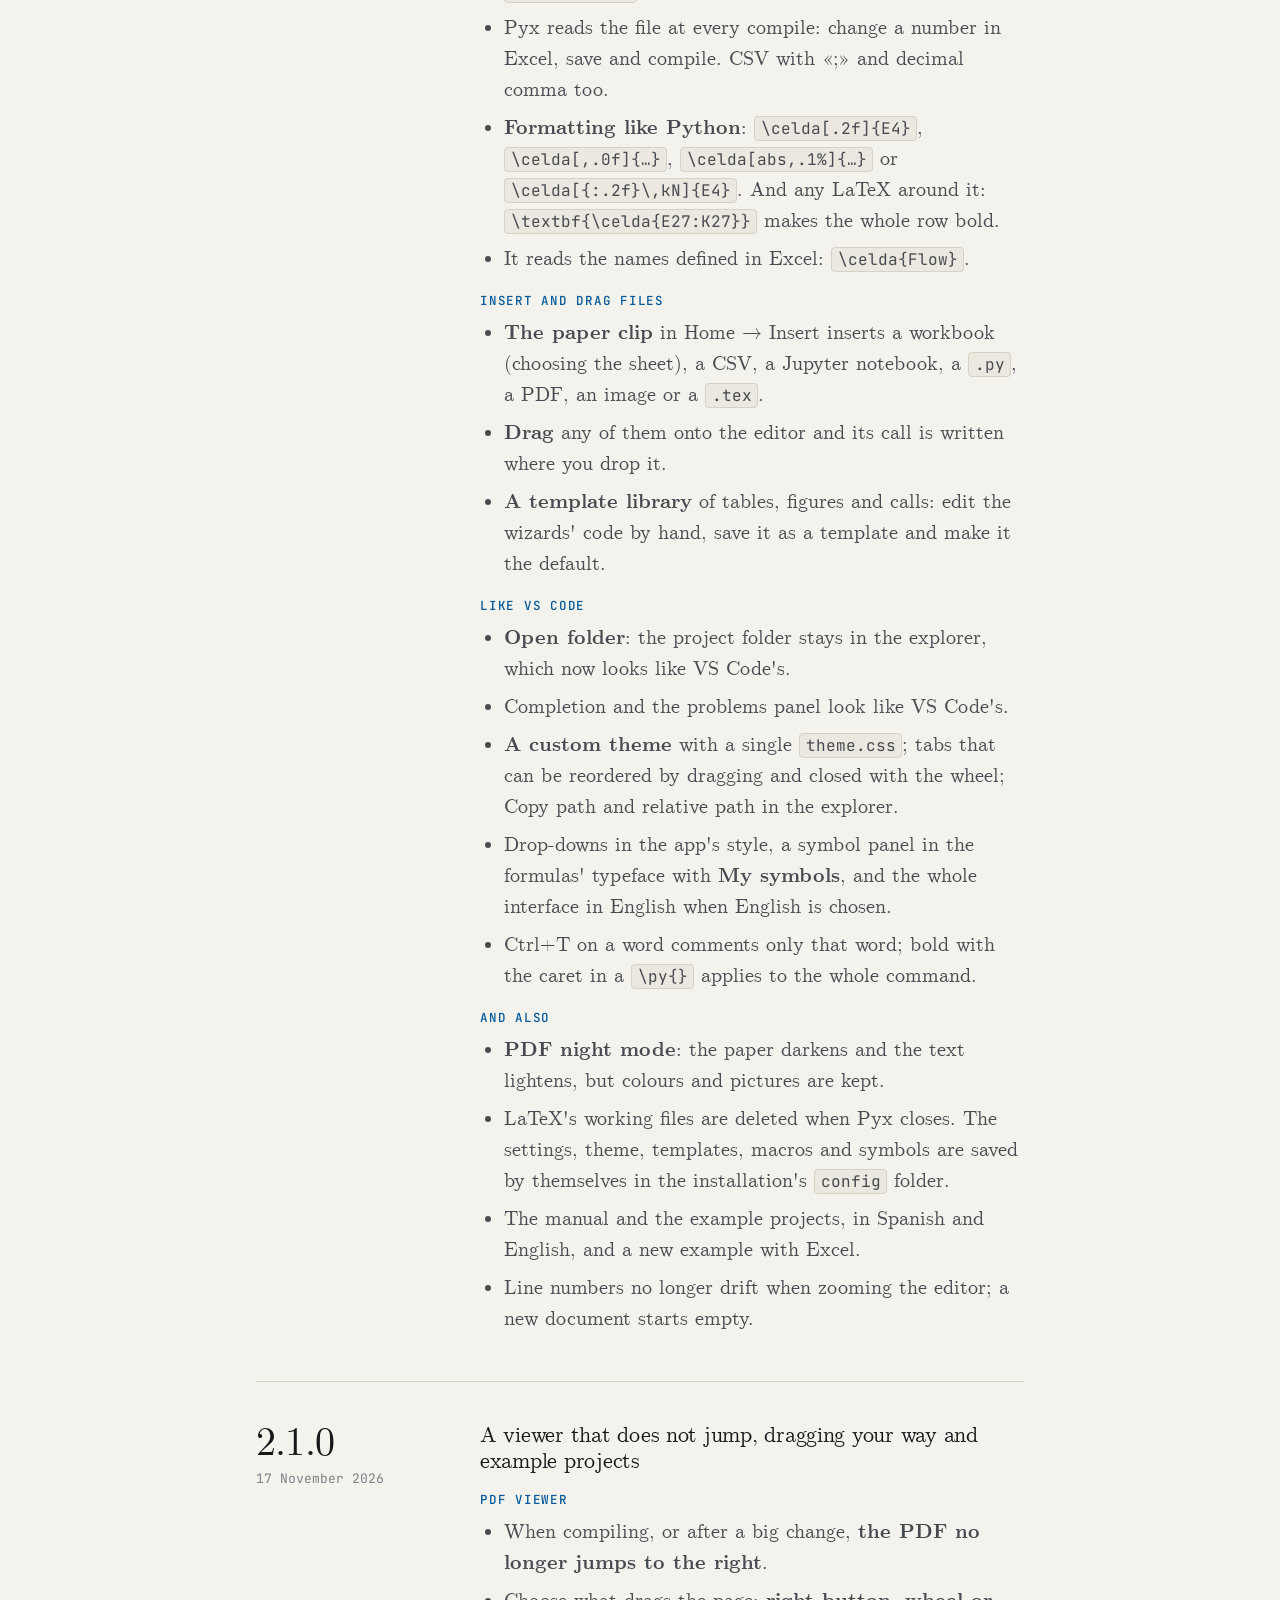
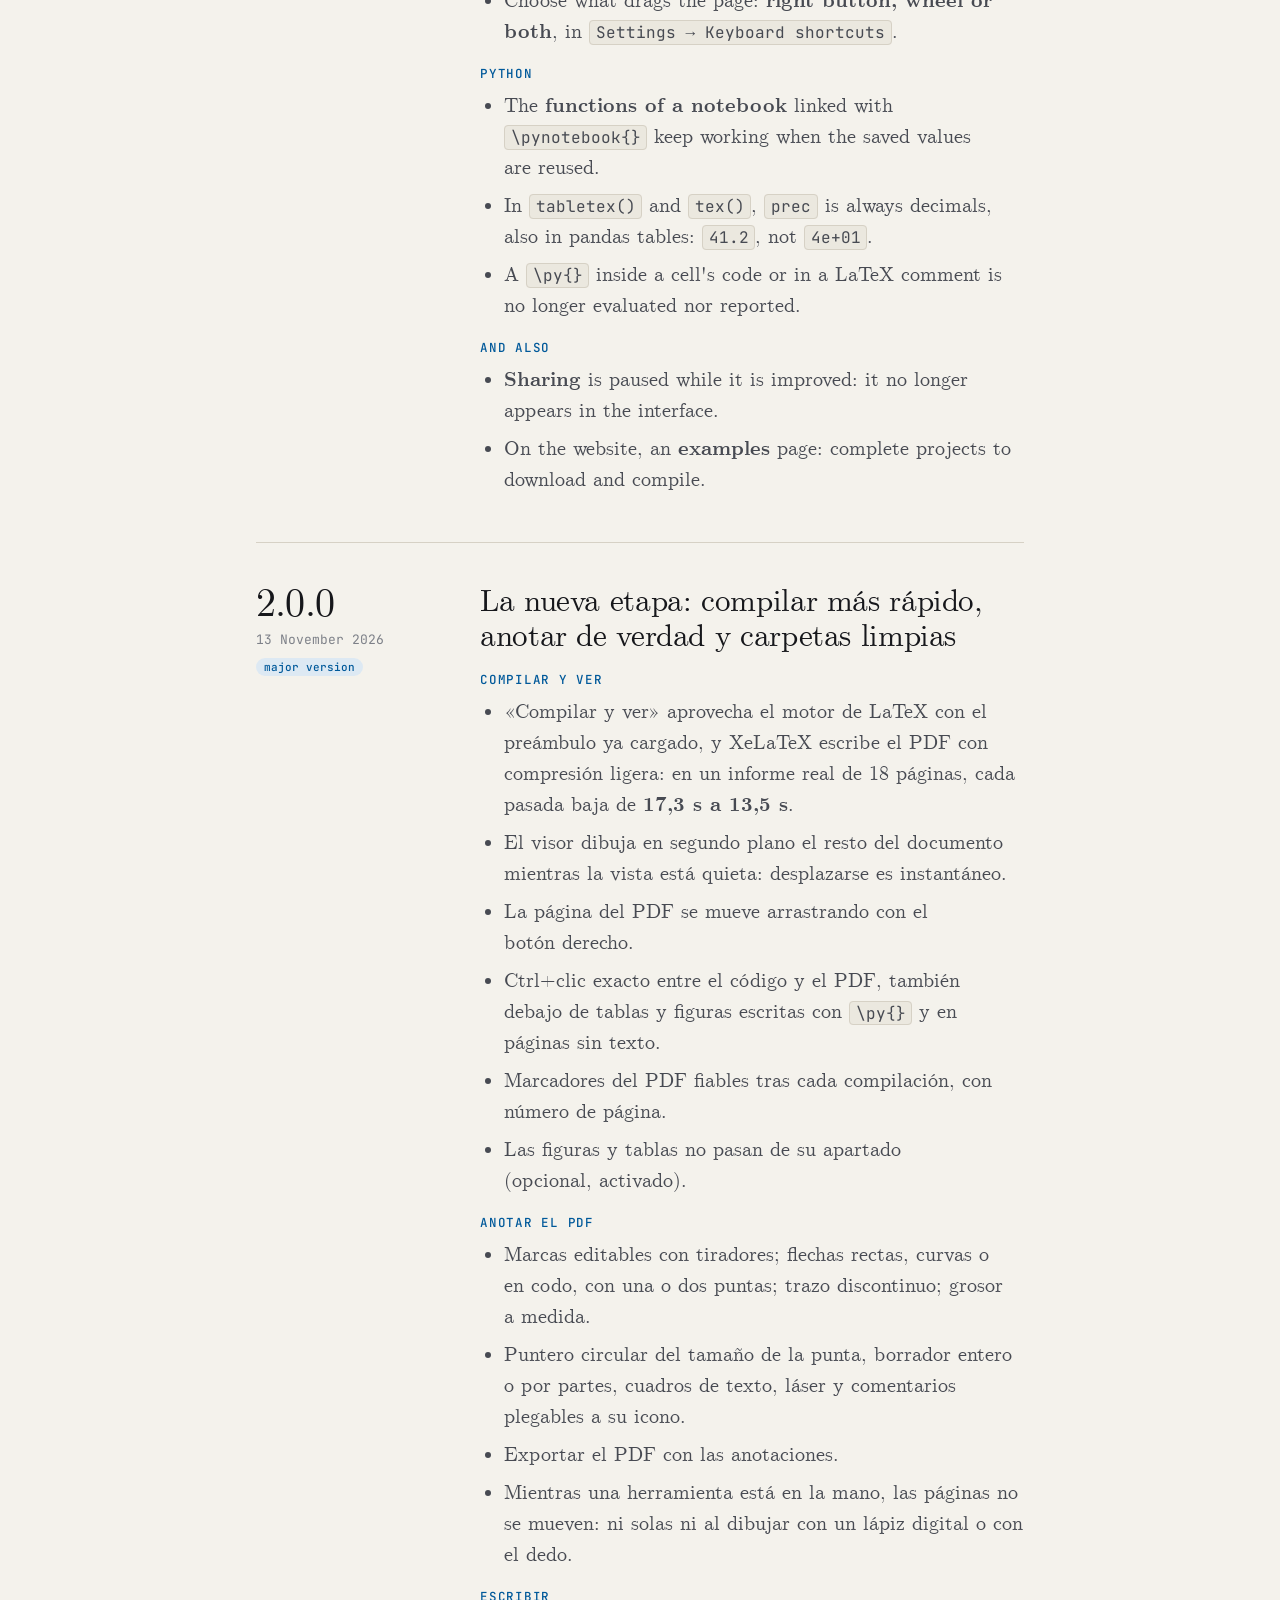
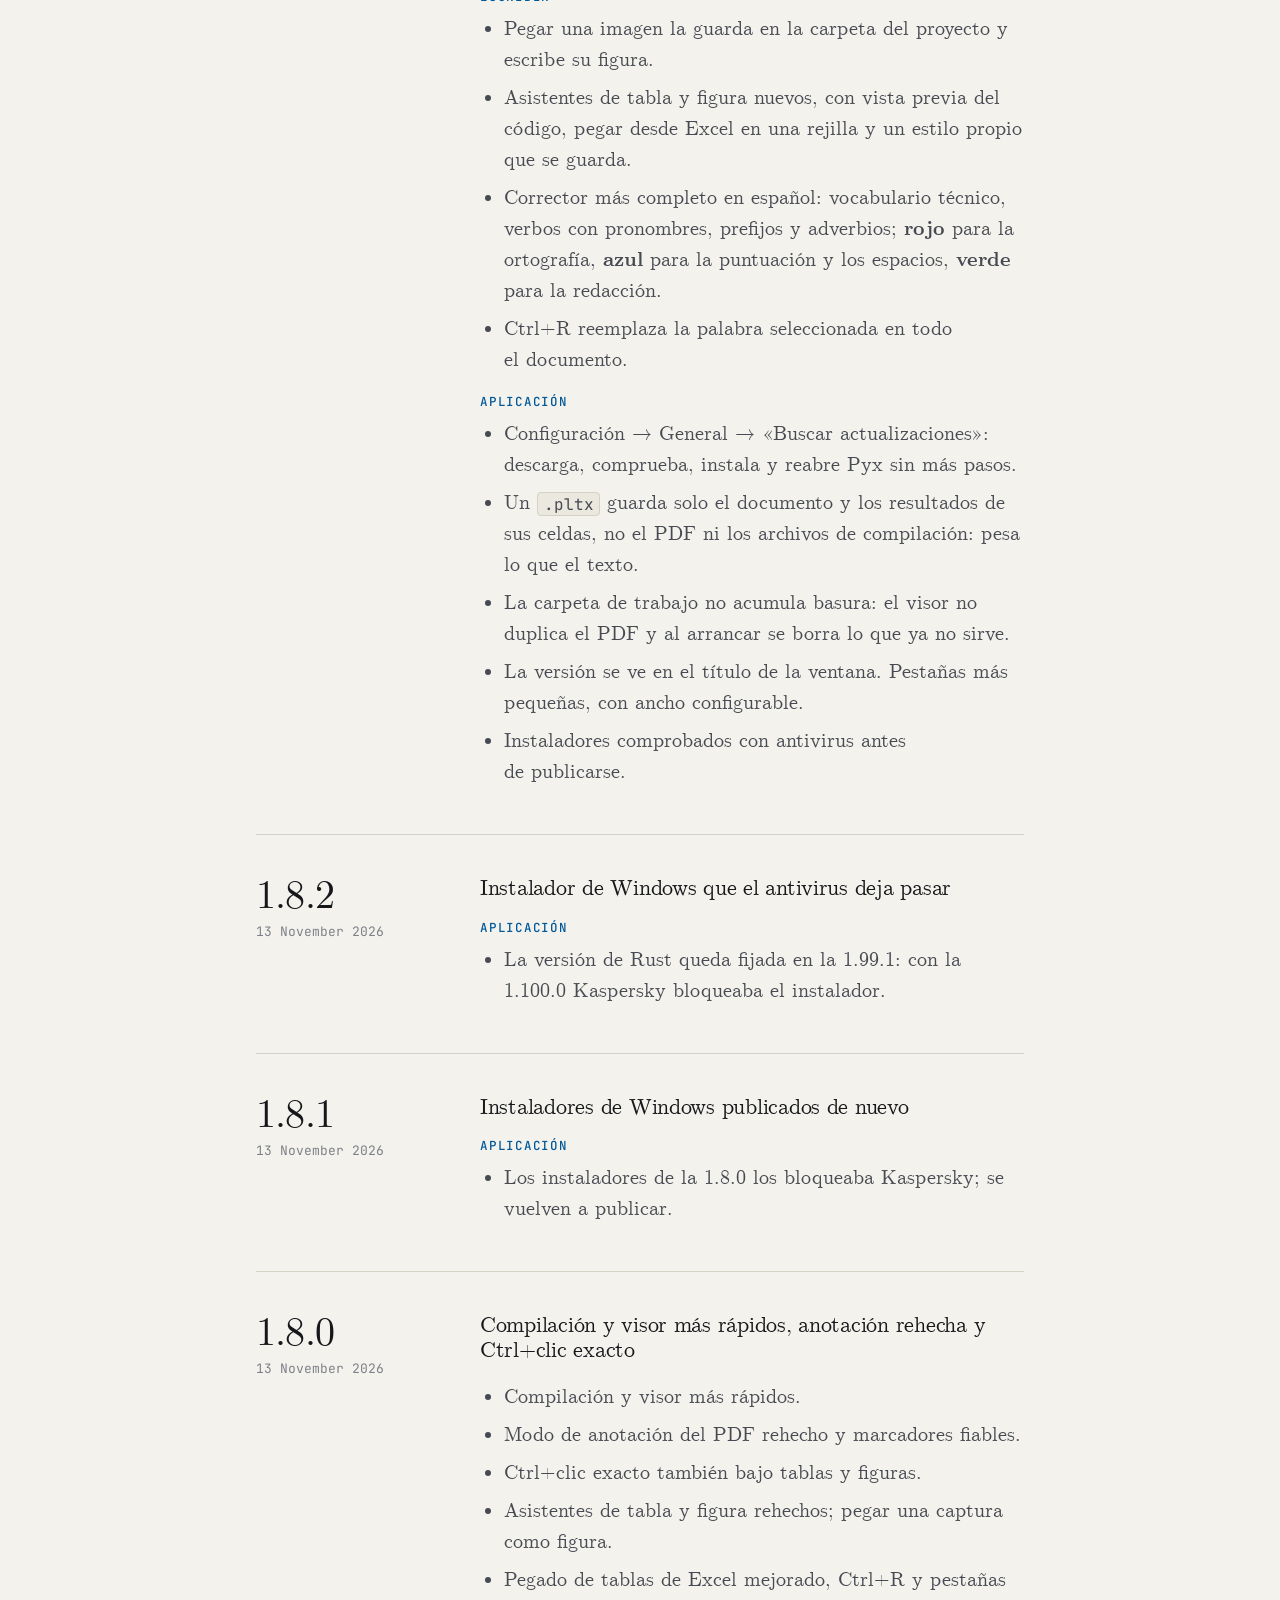
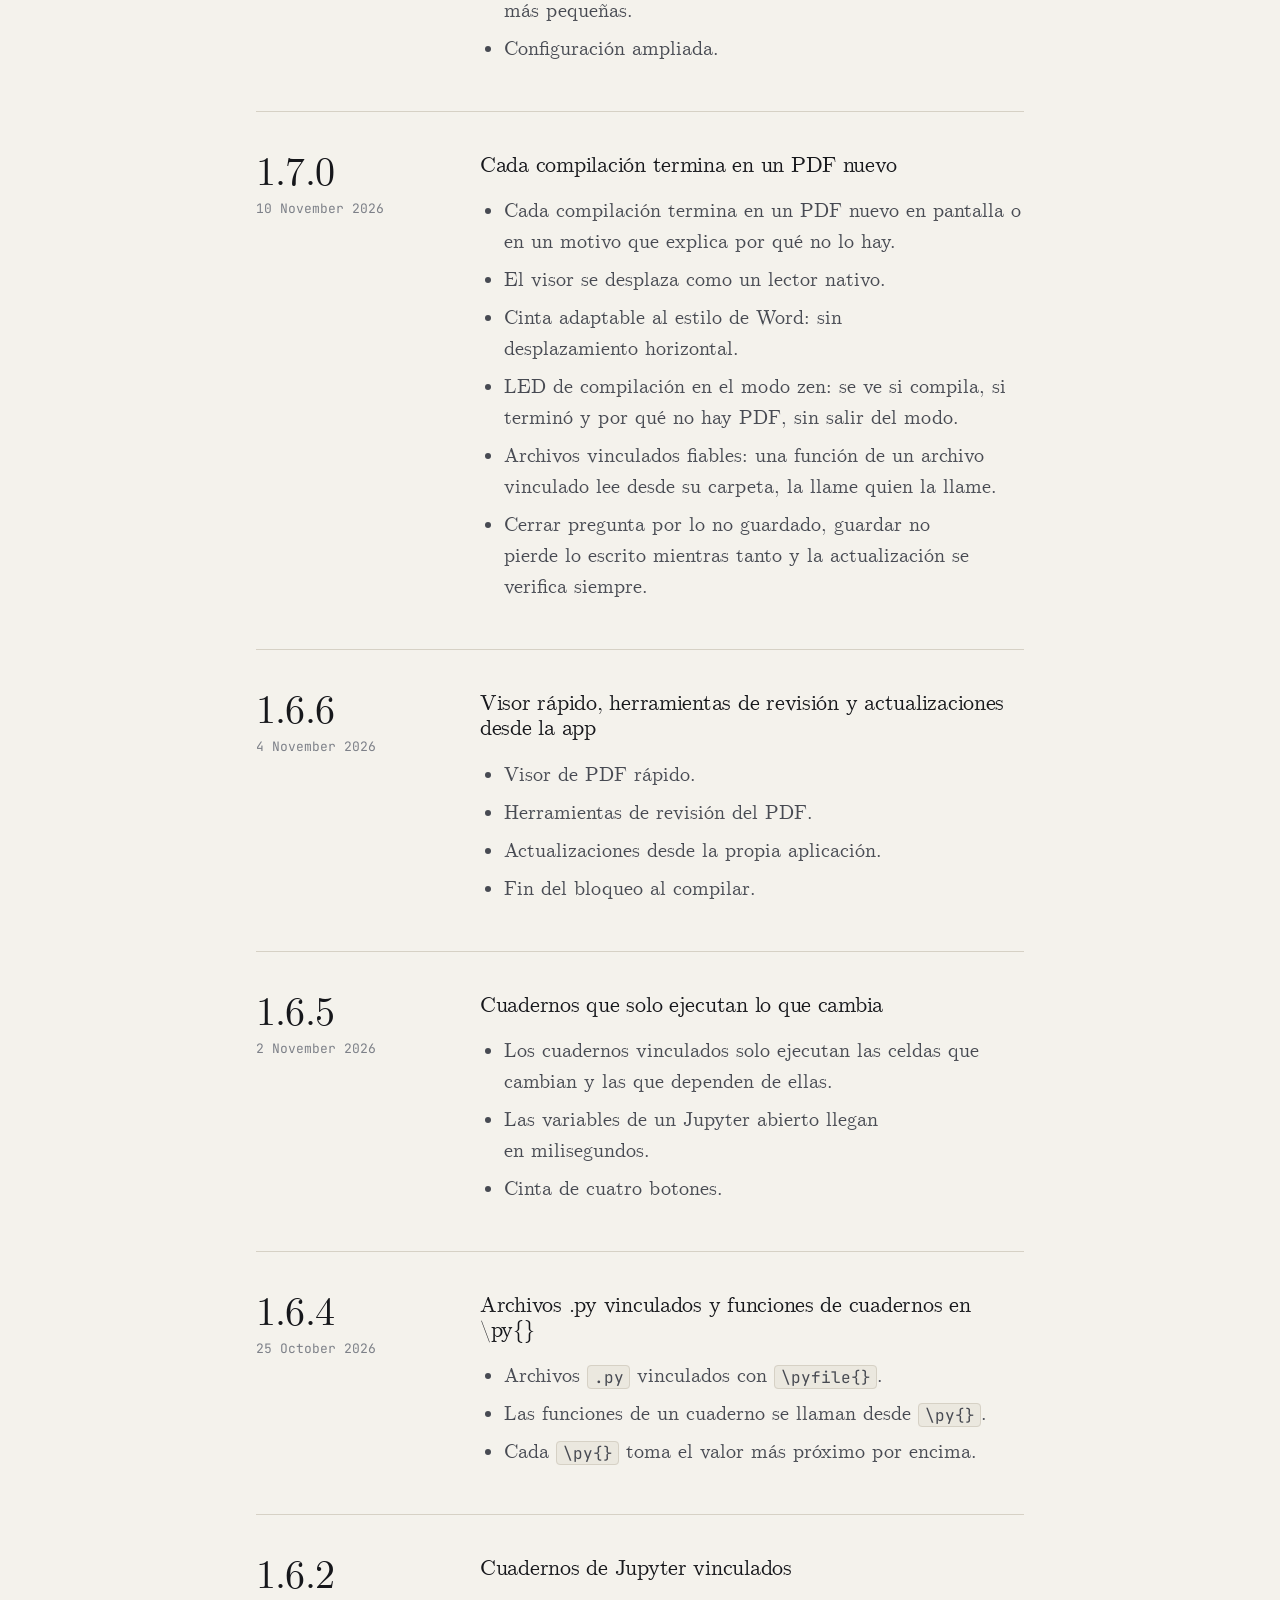
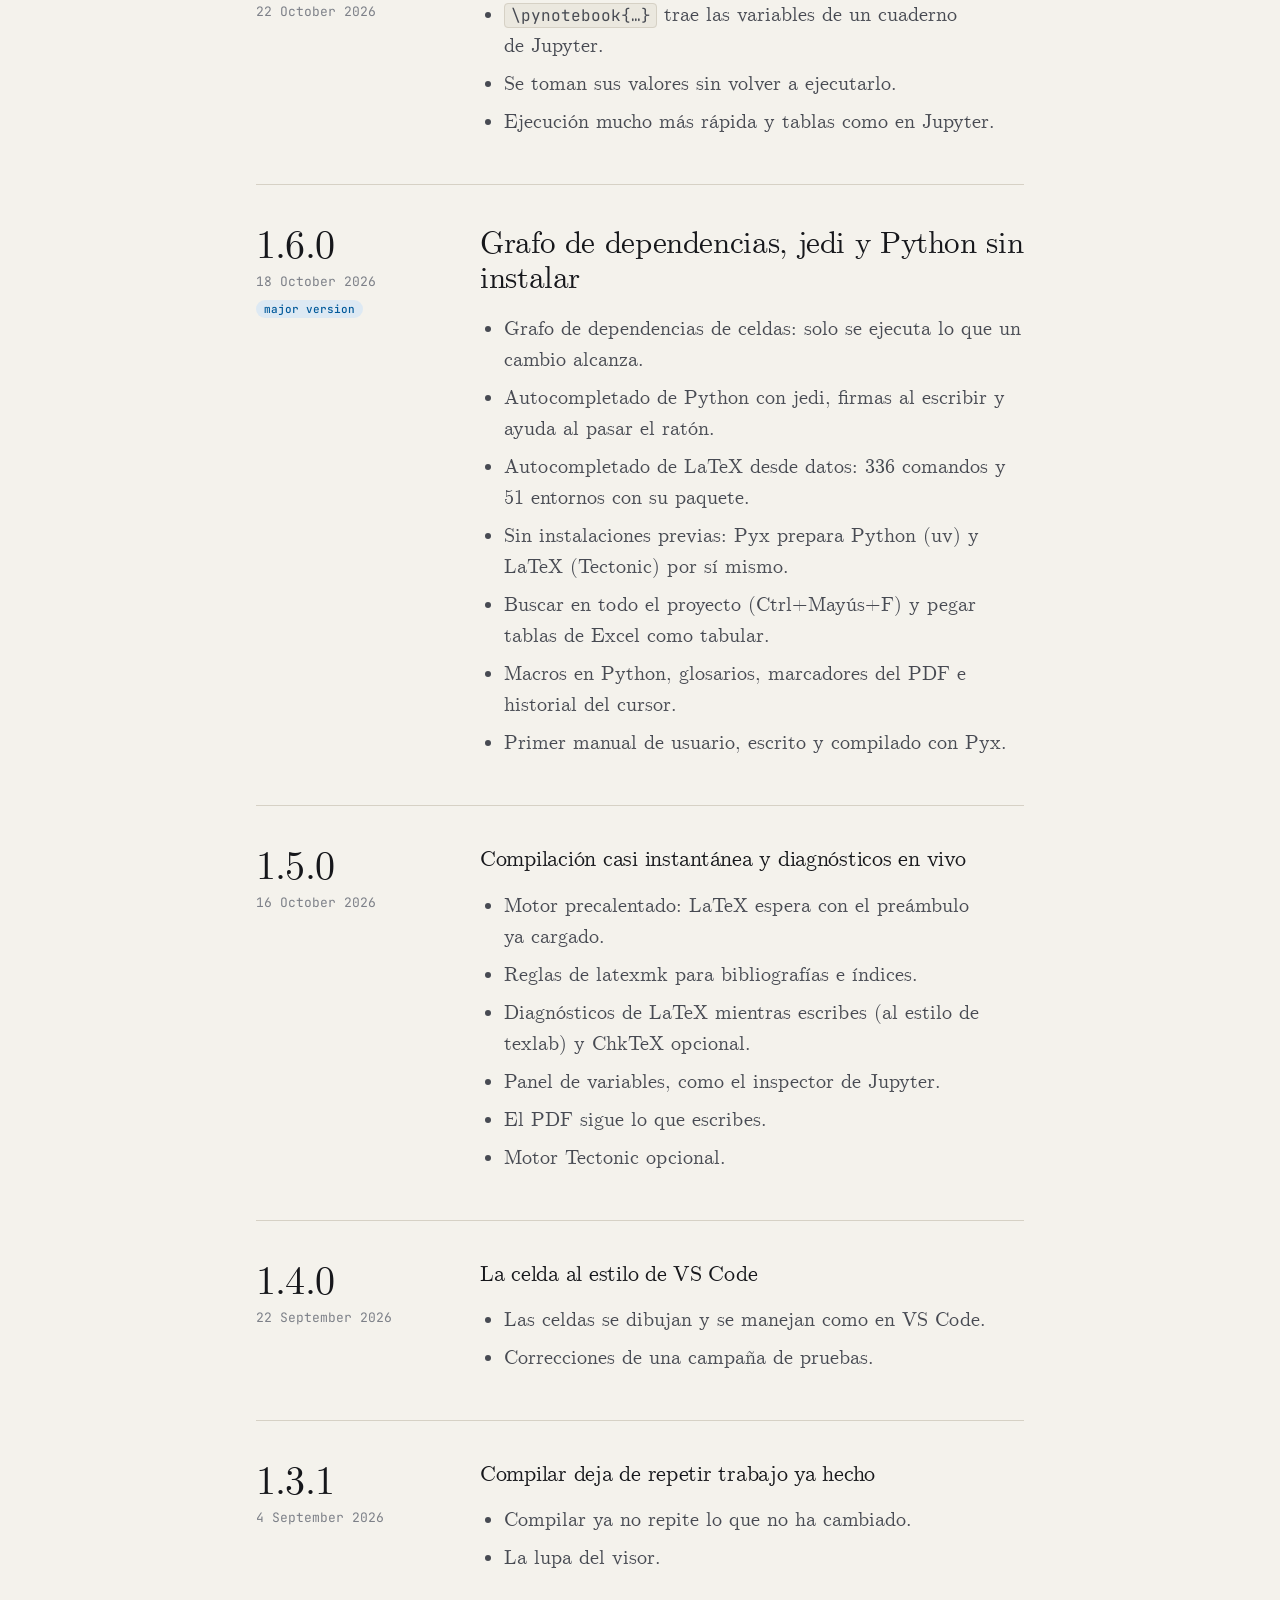
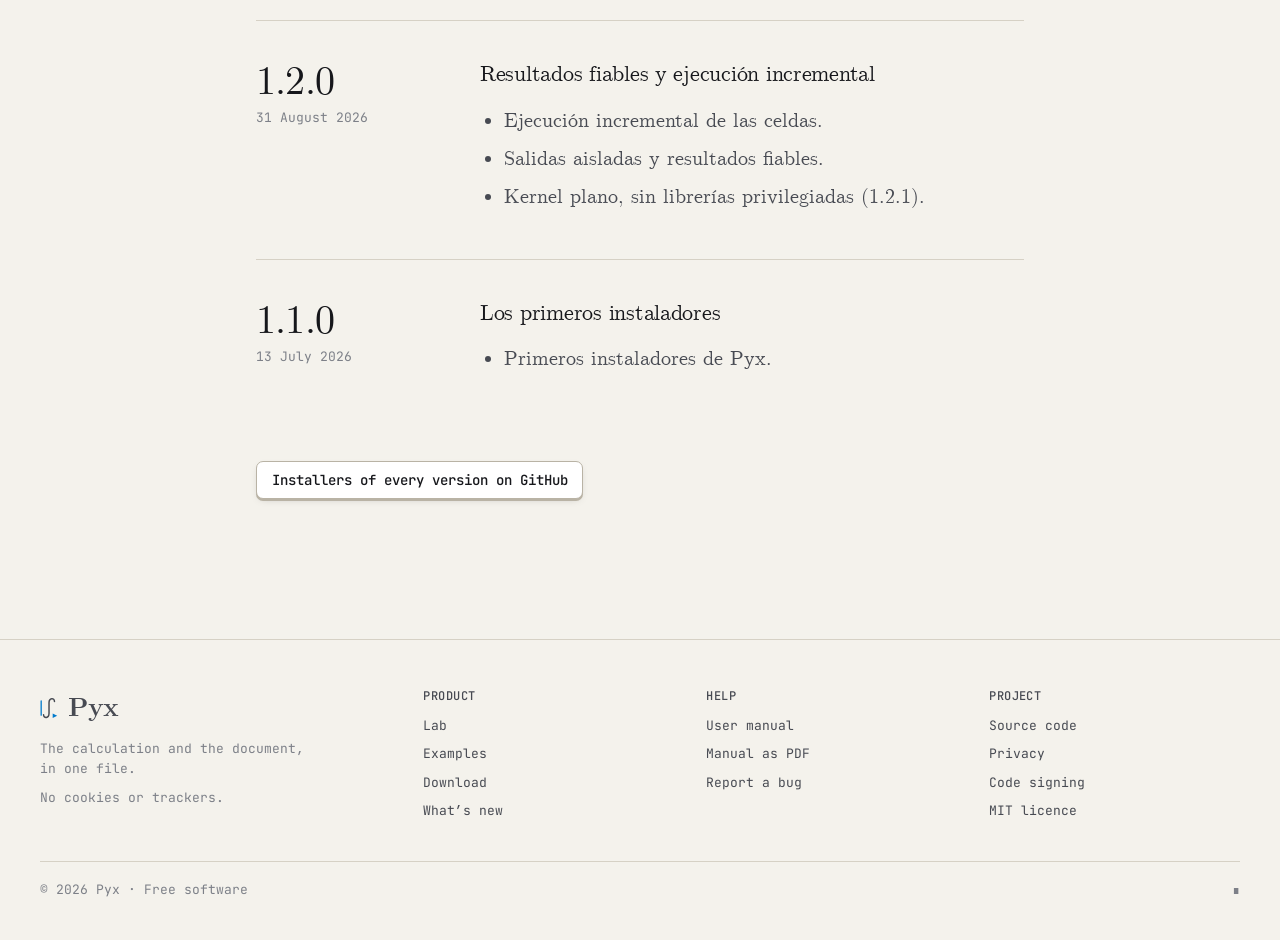
<file: en/news/index.html>
<!doctype html>
<html lang="en">
<head>
  <meta charset="utf-8">
  <meta name="viewport" content="width=device-width, initial-scale=1">
  <title>What’s new · Pyx</title>
  <meta name="description" content="What each version of Pyx brings, from the latest to the first.">
  <meta name="theme-color" content="#f4f2ec" media="(prefers-color-scheme: light)">
  <meta name="theme-color" content="#111214" media="(prefers-color-scheme: dark)">
  <meta property="og:title" content="What’s new in Pyx">
  <meta property="og:image" content="../../assets/img/og.png">
  <link rel="icon" href="../../assets/img/logo.svg" type="image/svg+xml">
  <link rel="icon" href="../../assets/img/favicon-32.png" sizes="32x32" type="image/png">
  <link rel="alternate" type="application/atom+xml" title="Versiones de Pyx" href="https://github.com/LorGIOO/Pyx/releases.atom">
  <script>try{var t=localStorage.getItem('pyx-tema');if(t)document.documentElement.dataset.theme=t}catch(e){}</script>
  <link rel="stylesheet" href="../../assets/css/base.css?v=20261125a">
  <link rel="stylesheet" href="../../assets/css/doc.css?v=20261125a">
  <link rel="alternate" hreflang="es" href="https://lorgioo.github.io/Pyx-web/novedades/">
  <link rel="alternate" hreflang="en" href="https://lorgioo.github.io/Pyx-web/en/news/">
</head>
<body>
<a class="skip" href="#contenido">Skip to content</a>
<svg width="0" height="0" style="position:absolute" aria-hidden="true"><defs>
  <symbol id="logo" viewBox="-2 -4 86 104"><rect x=".5" y="11.15" width="6.25" height="74.4" rx="3.1" fill="var(--blue)"/><path d="M67.2 16.93C67.2-1.91 41.1-1.91 41.1 23.21V73.46C41.1 98.59 15 98.59 15 79.74" fill="none" stroke="currentColor" stroke-width="7" stroke-linecap="round"/><path d="M80.06 84.77 58.5 95.28V74.26Z" fill="var(--blue)"/></symbol>
  <symbol id="i-contrast" viewBox="0 0 24 24"><circle cx="12" cy="12" r="8.6" fill="none" stroke="currentColor" stroke-width="1.6"/><path d="M12 3.4a8.6 8.6 0 0 1 0 17.2Z" fill="currentColor"/></symbol>
  <symbol id="i-menu" viewBox="0 0 24 24"><path d="M4 7h16M4 12h16M4 17h10" stroke="currentColor" stroke-width="1.7" stroke-linecap="round"/></symbol>
  <symbol id="i-down" viewBox="0 0 24 24"><path d="M12 4v13M6 12l6 6 6-6M5 21h14" fill="none" stroke="currentColor" stroke-width="1.8" stroke-linecap="round" stroke-linejoin="round"/></symbol>
  <symbol id="i-gh" viewBox="0 0 24 24"><path d="M12 2.3a9.8 9.8 0 0 0-3.1 19.1c.5.1.7-.2.7-.5v-1.7c-2.7.6-3.3-1.3-3.3-1.3-.4-1.1-1.1-1.4-1.1-1.4-.9-.6.1-.6.1-.6 1 .1 1.5 1 1.5 1 .9 1.5 2.3 1.1 2.9.8.1-.6.3-1.1.6-1.3-2.2-.2-4.5-1.1-4.5-4.9 0-1.1.4-2 1-2.7-.1-.2-.4-1.2.1-2.6 0 0 .8-.3 2.7 1a9.4 9.4 0 0 1 4.9 0c1.9-1.3 2.7-1 2.7-1 .5 1.4.2 2.4.1 2.6.6.7 1 1.6 1 2.7 0 3.8-2.3 4.7-4.5 4.9.4.3.7.9.7 1.8v2.7c0 .3.2.6.7.5A9.8 9.8 0 0 0 12 2.3Z" fill="currentColor"/></symbol>
</defs></svg>

<header class="runhead">
  <a class="brand" href="../" aria-label="Pyx, home"><svg aria-hidden="true"><use href="#logo"/></svg></a>
  <nav aria-label="Main">
    <a href="../#laboratorio">Lab</a>
    <a href="../examples/">Examples</a>
    <a href="../manual/">Manual</a>
    <a href="./" aria-current="page">What’s new</a>
    <a class="key small primary" href="../#descargar"><svg aria-hidden="true"><use href="#i-down"/></svg>Download</a>
  </nav>
  <a class="icon-btn lang-btn" href="../../novedades/" hreflang="es" lang="es" title="Ver en español" aria-label="Ver en español">ES</a>
  <a class="icon-btn gh-btn" href="https://github.com/LorGIOO/Pyx" aria-label="Pyx’s code on GitHub" title="Pyx’s code on GitHub"><svg aria-hidden="true"><use href="#i-gh"/></svg></a>
  <button class="icon-btn" type="button" data-theme-toggle aria-label="Change the theme"><svg aria-hidden="true"><use href="#i-contrast"/></svg></button>
  <button class="icon-btn menu-btn" type="button" aria-label="Menu" aria-expanded="false"><svg aria-hidden="true"><use href="#i-menu"/></svg></button>
</header>

<header class="page-head">
  <p class="eyebrow"><span>Change log</span><span class="n" data-count></span></p>
  <h1>What has been <em>changing.</em></h1>
  <p class="lede">Each version of Pyx, from the latest to the first. To get it, use <span class="menu">Settings → General → Check for updates</span>. Older versions are described in Spanish.</p>
</header>

<div class="doc-layout single">
  <main class="doc-body" id="contenido" style="max-width:none">
    <noscript><p>This list needs JavaScript. The versions are also on <a href="https://github.com/LorGIOO/Pyx/releases">GitHub</a>.</p></noscript>
    <div data-releases></div>
    <p style="margin-top:40px"><a class="key" href="https://github.com/LorGIOO/Pyx/releases">Installers of every version on GitHub</a></p>
  </main>
</div>

<footer class="colophon">
  <div class="colophon-inner">
    <div>
      <a class="brand" href="../"><svg aria-hidden="true"><use href="#logo"/></svg>Pyx</a>
      <p>The calculation and the document, in one file.</p>
      <p>No cookies or trackers.</p>
    </div>
    <div><h2>Product</h2><ul><li><a href="../#laboratorio">Lab</a></li><li><a href="../examples/">Examples</a></li><li><a href="../#descargar">Download</a></li><li><a href="./">What’s new</a></li></ul></div>
    <div><h2>Help</h2><ul><li><a href="../manual/">User manual</a></li><li><a href="../manual/pyx-user-manual.pdf">Manual as PDF</a></li><li><a href="https://github.com/LorGIOO/Pyx/issues">Report a bug</a></li></ul></div>
    <div><h2>Project</h2><ul><li><a href="https://github.com/LorGIOO/Pyx">Source code</a></li><li><a href="../privacy/">Privacy</a></li><li><a href="../signing/">Code signing</a></li><li><a href="https://github.com/LorGIOO/Pyx/blob/main/LICENSE">MIT licence</a></li></ul></div>
  </div>
  <div class="endmark"><span>© <span data-year>2026</span> Pyx · Free software</span><span>∎</span></div>
</footer>

<script src="../../assets/data/novedades.js?v=20261125a"></script>
<script>
(() => {
  const data = (window.PYX_NOVEDADES || []).map((v) => (v.en ? { ...v, ...v.en } : v));
  const esc = (s) => String(s).replace(/[&<>"]/g, (c) => ({ '&': '&amp;', '<': '&lt;', '>': '&gt;', '"': '&quot;' }[c]));
  const md = (s) => esc(s).replace(/`([^`]+)`/g, '<code>$1</code>').replace(/\*\*([^*]+)\*\*/g, '<strong>$1</strong>');
  const fecha = (f) => new Date(`${f}T12:00:00`).toLocaleDateString('en-GB', { day: 'numeric', month: 'long', year: 'numeric' });
  document.querySelector('[data-count]').textContent = `${data.length} versions`;
  document.querySelector('[data-releases]').innerHTML = data.map((v, i) => `
    <article class="release${v.destacada ? '' : ' minor'}" id="v${esc(v.version)}" data-chapter="<b>v${esc(v.version)}</b> · ${esc(fecha(v.fecha))}">
      <div class="release-tag">
        <a class="v" href="#v${esc(v.version)}" style="color:inherit;text-decoration:none">${esc(v.version)}</a>
        <time datetime="${esc(v.fecha)}">${esc(fecha(v.fecha))}</time>
        ${i === 0 ? '<span class="badge">the latest</span>' : v.destacada ? '<span class="badge">major version</span>' : ''}
      </div>
      <div>
        <h2>${md(v.titulo)}</h2>
        ${v.grupos.map((g) => `${v.grupos.length > 1 || g.nombre !== 'Novedades' && g.nombre !== 'What’s new' ? `<h3>${esc(g.nombre)}</h3>` : ''}<ul>${g.cambios.map((c) => `<li>${md(c)}</li>`).join('')}</ul>`).join('')}
      </div>
    </article>`).join('');
})();
</script>
<script src="../../assets/js/common.js?v=20261125a"></script>
</body>
</html>
</file>
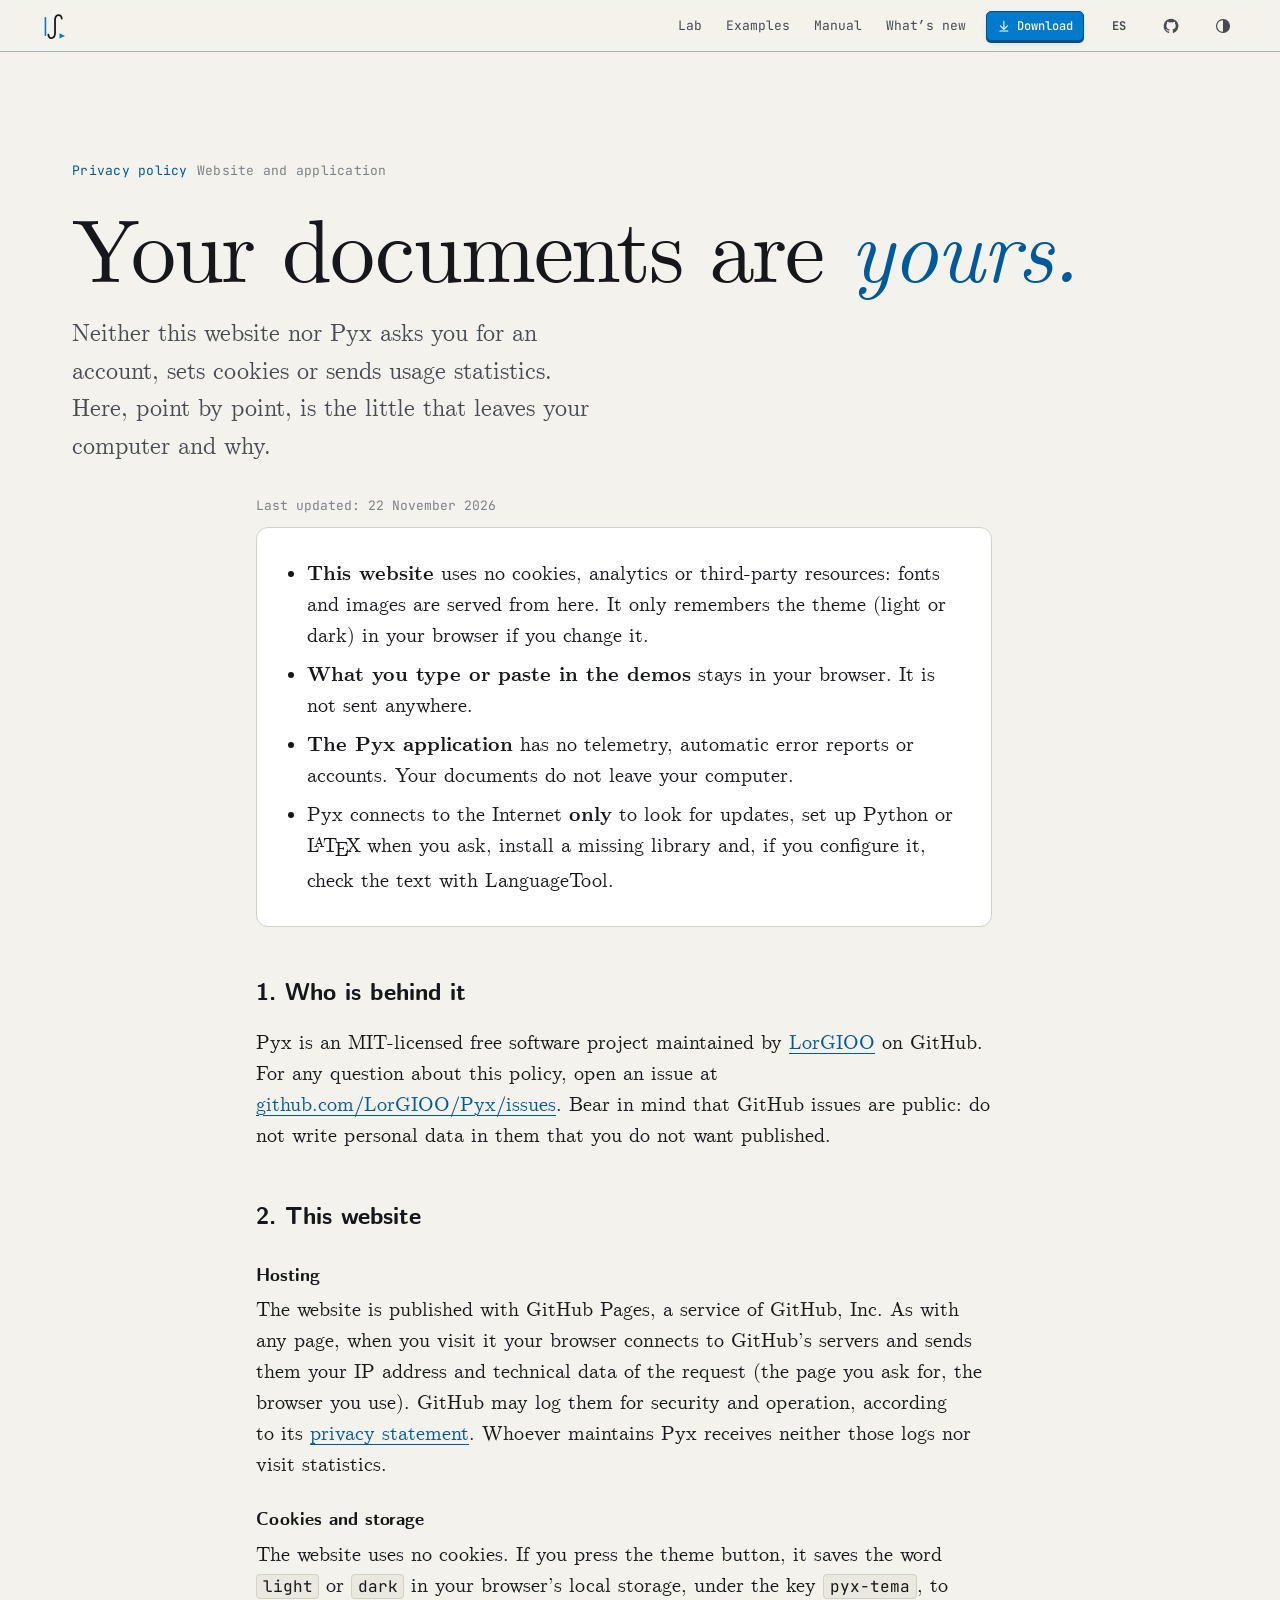
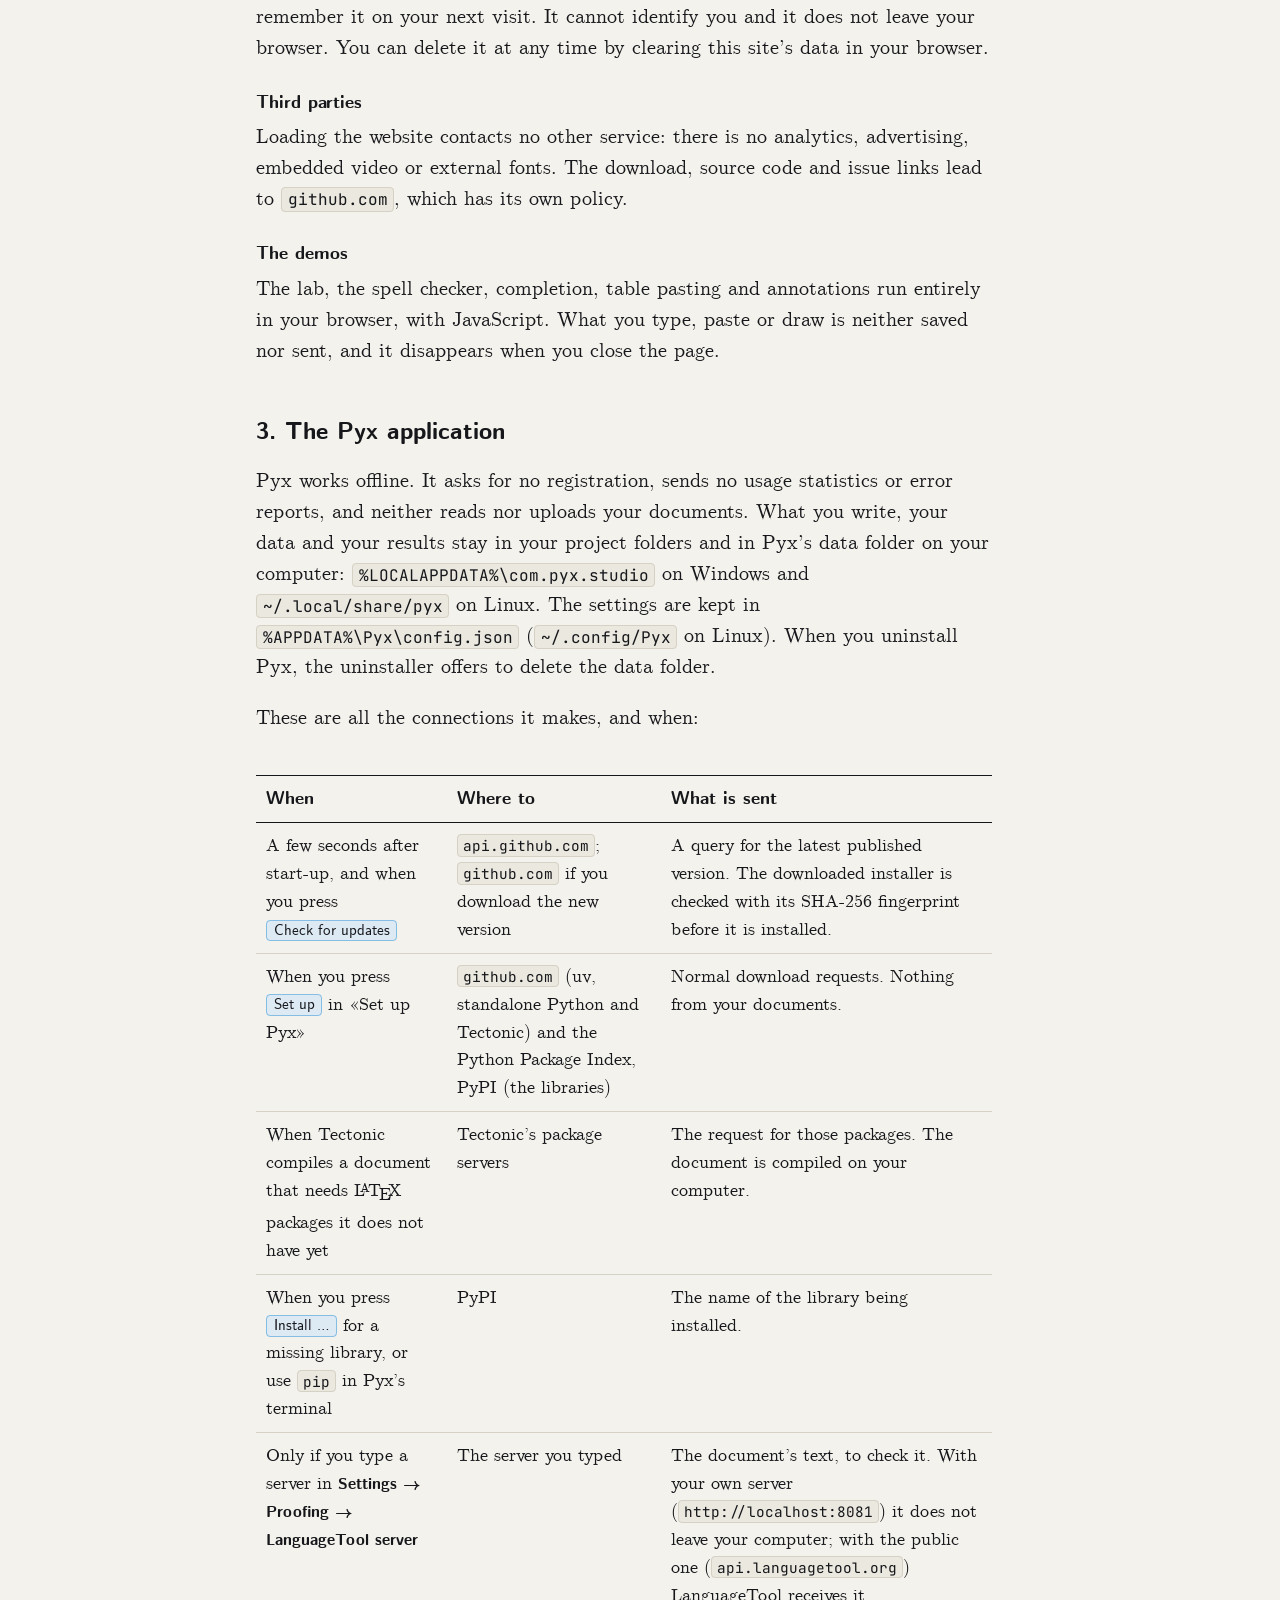
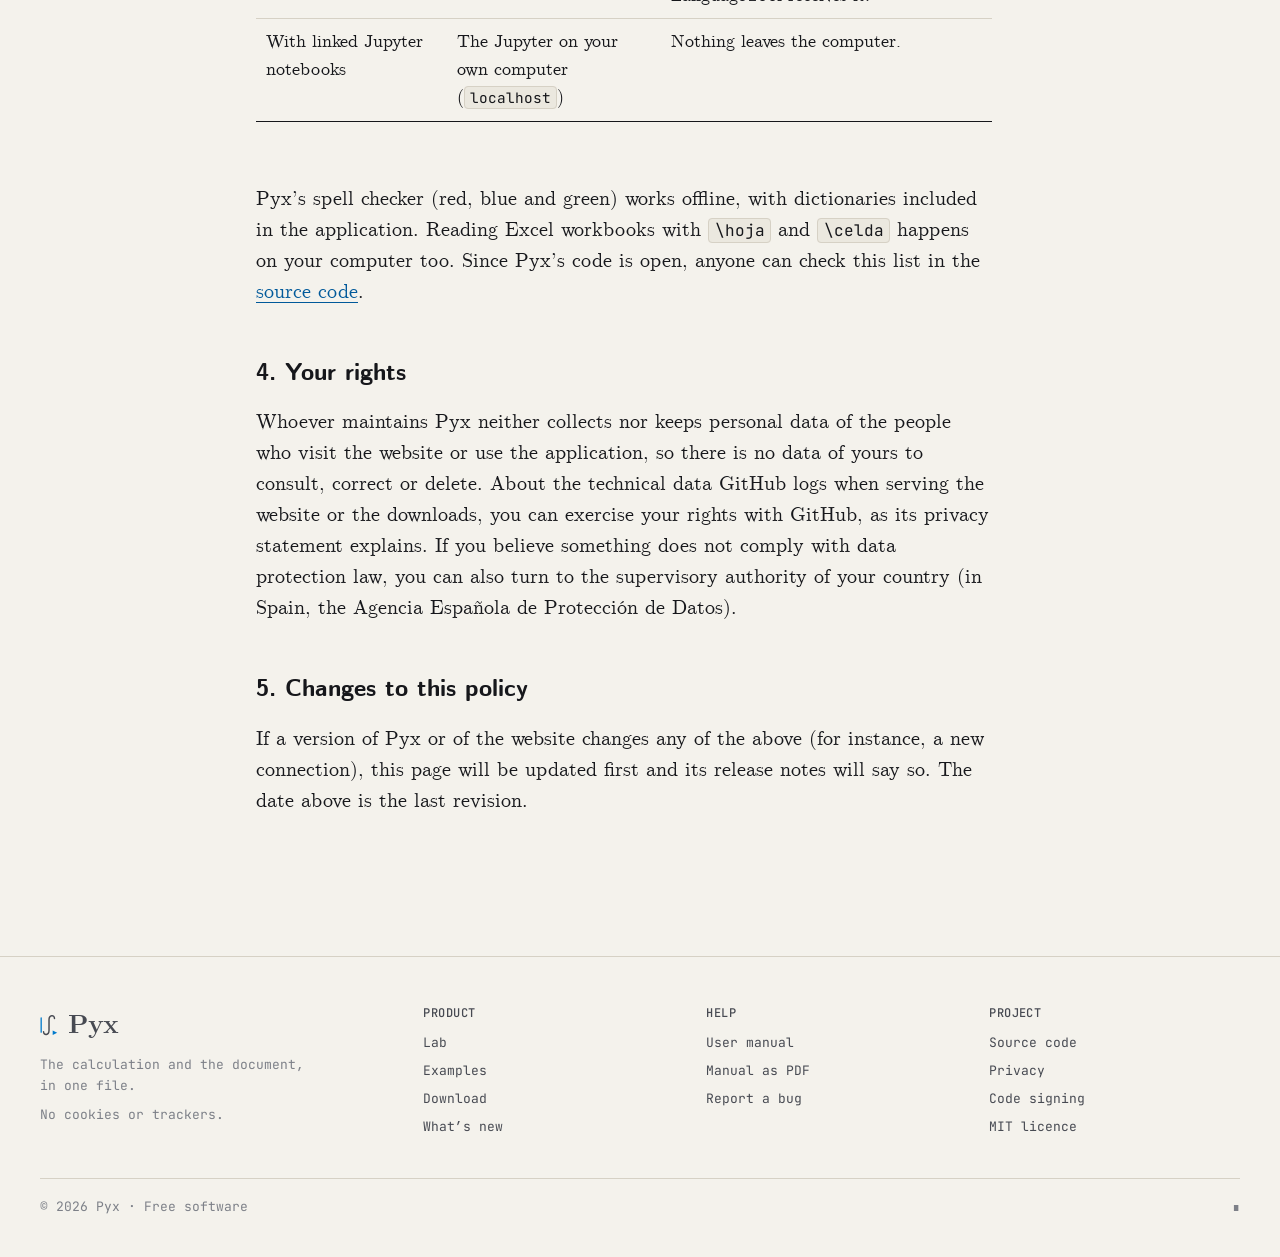
<file: en/privacy/index.html>
<!doctype html>
<html lang="en">
<head>
  <meta charset="utf-8">
  <meta name="viewport" content="width=device-width, initial-scale=1">
  <title>Privacy · Pyx</title>
  <meta name="description" content="What data this website handles and what connections the Pyx application makes. No cookies, no analytics, no telemetry.">
  <meta name="theme-color" content="#f4f2ec" media="(prefers-color-scheme: light)">
  <meta name="theme-color" content="#111214" media="(prefers-color-scheme: dark)">
  <link rel="icon" href="../../assets/img/logo.svg" type="image/svg+xml">
  <link rel="icon" href="../../assets/img/favicon-32.png" sizes="32x32" type="image/png">
  <script>try{var t=localStorage.getItem('pyx-tema');if(t)document.documentElement.dataset.theme=t}catch(e){}</script>
  <link rel="stylesheet" href="../../assets/css/base.css?v=20261125a">
  <link rel="stylesheet" href="../../assets/css/doc.css?v=20261125a">
  <link rel="alternate" hreflang="es" href="https://lorgioo.github.io/Pyx-web/privacidad/">
  <link rel="alternate" hreflang="en" href="https://lorgioo.github.io/Pyx-web/en/privacy/">
</head>
<body>
<a class="skip" href="#contenido">Skip to content</a>
<svg width="0" height="0" style="position:absolute" aria-hidden="true"><defs>
  <symbol id="logo" viewBox="-2 -4 86 104"><rect x=".5" y="11.15" width="6.25" height="74.4" rx="3.1" fill="var(--blue)"/><path d="M67.2 16.93C67.2-1.91 41.1-1.91 41.1 23.21V73.46C41.1 98.59 15 98.59 15 79.74" fill="none" stroke="currentColor" stroke-width="7" stroke-linecap="round"/><path d="M80.06 84.77 58.5 95.28V74.26Z" fill="var(--blue)"/></symbol>
  <symbol id="i-contrast" viewBox="0 0 24 24"><circle cx="12" cy="12" r="8.6" fill="none" stroke="currentColor" stroke-width="1.6"/><path d="M12 3.4a8.6 8.6 0 0 1 0 17.2Z" fill="currentColor"/></symbol>
  <symbol id="i-menu" viewBox="0 0 24 24"><path d="M4 7h16M4 12h16M4 17h10" stroke="currentColor" stroke-width="1.7" stroke-linecap="round"/></symbol>
  <symbol id="i-down" viewBox="0 0 24 24"><path d="M12 4v13M6 12l6 6 6-6M5 21h14" fill="none" stroke="currentColor" stroke-width="1.8" stroke-linecap="round" stroke-linejoin="round"/></symbol>
  <symbol id="i-gh" viewBox="0 0 24 24"><path d="M12 2.3a9.8 9.8 0 0 0-3.1 19.1c.5.1.7-.2.7-.5v-1.7c-2.7.6-3.3-1.3-3.3-1.3-.4-1.1-1.1-1.4-1.1-1.4-.9-.6.1-.6.1-.6 1 .1 1.5 1 1.5 1 .9 1.5 2.3 1.1 2.9.8.1-.6.3-1.1.6-1.3-2.2-.2-4.5-1.1-4.5-4.9 0-1.1.4-2 1-2.7-.1-.2-.4-1.2.1-2.6 0 0 .8-.3 2.7 1a9.4 9.4 0 0 1 4.9 0c1.9-1.3 2.7-1 2.7-1 .5 1.4.2 2.4.1 2.6.6.7 1 1.6 1 2.7 0 3.8-2.3 4.7-4.5 4.9.4.3.7.9.7 1.8v2.7c0 .3.2.6.7.5A9.8 9.8 0 0 0 12 2.3Z" fill="currentColor"/></symbol>
</defs></svg>

<header class="runhead">
  <a class="brand" href="../" aria-label="Pyx, home"><svg aria-hidden="true"><use href="#logo"/></svg></a>
  <nav aria-label="Main">
    <a href="../#laboratorio">Lab</a>
    <a href="../examples/">Examples</a>
    <a href="../manual/">Manual</a>
    <a href="../news/">What’s new</a>
    <a class="key small primary" href="../#descargar"><svg aria-hidden="true"><use href="#i-down"/></svg>Download</a>
  </nav>
  <a class="icon-btn lang-btn" href="../../privacidad/" hreflang="es" lang="es" title="Ver en español" aria-label="Ver en español">ES</a>
  <a class="icon-btn gh-btn" href="https://github.com/LorGIOO/Pyx" aria-label="Pyx’s code on GitHub" title="Pyx’s code on GitHub"><svg aria-hidden="true"><use href="#i-gh"/></svg></a>
  <button class="icon-btn" type="button" data-theme-toggle aria-label="Change the theme"><svg aria-hidden="true"><use href="#i-contrast"/></svg></button>
  <button class="icon-btn menu-btn" type="button" aria-label="Menu" aria-expanded="false"><svg aria-hidden="true"><use href="#i-menu"/></svg></button>
</header>

<header class="page-head">
  <p class="eyebrow"><span>Privacy policy</span><span class="n">Website and application</span></p>
  <h1>Your documents are <em>yours.</em></h1>
  <p class="lede">Neither this website nor Pyx asks you for an account, sets cookies or sends usage statistics. Here, point by point, is the little that leaves your computer and why.</p>
</header>

<div class="doc-layout single">
  <main class="doc-body legal" id="contenido">
    <p class="updated">Last updated: 22 November 2026</p>

    <div class="summary">
      <ul>
        <li><strong>This website</strong> uses no cookies, analytics or third-party resources: fonts and images are served from here. It only remembers the theme (light or dark) in your browser if you change it.</li>
        <li><strong>What you type or paste in the demos</strong> stays in your browser. It is not sent anywhere.</li>
        <li><strong>The Pyx application</strong> has no telemetry, automatic error reports or accounts. Your documents do not leave your computer.</li>
        <li>Pyx connects to the Internet <strong>only</strong> to look for updates, set up Python or <span class="latex">L<sup>a</sup>T<sub>e</sub>X</span> when you ask, install a missing library and, if you configure it, check the text with LanguageTool.</li>
      </ul>
    </div>

    <h2 id="responsable">1. Who is behind it</h2>
    <p>Pyx is an MIT-licensed free software project maintained by <a href="https://github.com/LorGIOO">LorGIOO</a> on GitHub. For any question about this policy, open an issue at <a href="https://github.com/LorGIOO/Pyx/issues">github.com/LorGIOO/Pyx/issues</a>. Bear in mind that GitHub issues are public: do not write personal data in them that you do not want published.</p>

    <h2 id="web">2. This website</h2>
    <h3>Hosting</h3>
    <p>The website is published with GitHub Pages, a service of GitHub, Inc. As with any page, when you visit it your browser connects to GitHub’s servers and sends them your IP address and technical data of the request (the page you ask for, the browser you use). GitHub may log them for security and operation, according to its <a href="https://docs.github.com/en/site-policy/privacy-policies/github-general-privacy-statement">privacy statement</a>. Whoever maintains Pyx receives neither those logs nor visit statistics.</p>
    <h3>Cookies and storage</h3>
    <p>The website uses no cookies. If you press the theme button, it saves the word <code>light</code> or <code>dark</code> in your browser’s local storage, under the key <code>pyx-tema</code>, to remember it on your next visit. It cannot identify you and it does not leave your browser. You can delete it at any time by clearing this site’s data in your browser.</p>
    <h3>Third parties</h3>
    <p>Loading the website contacts no other service: there is no analytics, advertising, embedded video or external fonts. The download, source code and issue links lead to <code>github.com</code>, which has its own policy.</p>
    <h3>The demos</h3>
    <p>The lab, the spell checker, completion, table pasting and annotations run entirely in your browser, with JavaScript. What you type, paste or draw is neither saved nor sent, and it disappears when you close the page.</p>

    <h2 id="app">3. The Pyx application</h2>
    <p>Pyx works offline. It asks for no registration, sends no usage statistics or error reports, and neither reads nor uploads your documents. What you write, your data and your results stay in your project folders and in Pyx’s data folder on your computer: <code>%LOCALAPPDATA%\com.pyx.studio</code> on Windows and <code>~/.local/share/pyx</code> on Linux. The settings are kept in <code>%APPDATA%\Pyx\config.json</code> (<code>~/.config/Pyx</code> on Linux). When you uninstall Pyx, the uninstaller offers to delete the data folder.</p>
    <p>These are all the connections it makes, and when:</p>
    <div class="table-wrap">
      <table>
        <thead><tr><th>When</th><th>Where to</th><th>What is sent</th></tr></thead>
        <tbody>
          <tr><td>A few seconds after start-up, and when you press <span class="ui-btn">Check for updates</span></td><td><code>api.github.com</code>; <code>github.com</code> if you download the new version</td><td>A query for the latest published version. The downloaded installer is checked with its SHA-256 fingerprint before it is installed.</td></tr>
          <tr><td>When you press <span class="ui-btn">Set up</span> in «Set up Pyx»</td><td><code>github.com</code> (uv, standalone Python and Tectonic) and the Python Package Index, PyPI (the libraries)</td><td>Normal download requests. Nothing from your documents.</td></tr>
          <tr><td>When Tectonic compiles a document that needs <span class="latex">L<sup>a</sup>T<sub>e</sub>X</span> packages it does not have yet</td><td>Tectonic’s package servers</td><td>The request for those packages. The document is compiled on your computer.</td></tr>
          <tr><td>When you press <span class="ui-btn">Install …</span> for a missing library, or use <code>pip</code> in Pyx’s terminal</td><td>PyPI</td><td>The name of the library being installed.</td></tr>
          <tr><td>Only if you type a server in <span class="menu">Settings → Proofing → LanguageTool server</span></td><td>The server you typed</td><td>The document’s text, to check it. With your own server (<code>http://localhost:8081</code>) it does not leave your computer; with the public one (<code>api.languagetool.org</code>) LanguageTool receives it.</td></tr>
          <tr><td>With linked Jupyter notebooks</td><td>The Jupyter on your own computer (<code>localhost</code>)</td><td>Nothing leaves the computer.</td></tr>
        </tbody>
      </table>
    </div>
    <p>Pyx’s spell checker (red, blue and green) works offline, with dictionaries included in the application. Reading Excel workbooks with <code>\hoja</code> and <code>\celda</code> happens on your computer too. Since Pyx’s code is open, anyone can check this list in the <a href="https://github.com/LorGIOO/Pyx">source code</a>.</p>

    <h2 id="derechos">4. Your rights</h2>
    <p>Whoever maintains Pyx neither collects nor keeps personal data of the people who visit the website or use the application, so there is no data of yours to consult, correct or delete. About the technical data GitHub logs when serving the website or the downloads, you can exercise your rights with GitHub, as its privacy statement explains. If you believe something does not comply with data protection law, you can also turn to the supervisory authority of your country (in Spain, the Agencia Española de Protección de Datos).</p>

    <h2 id="cambios">5. Changes to this policy</h2>
    <p>If a version of Pyx or of the website changes any of the above (for instance, a new connection), this page will be updated first and its release notes will say so. The date above is the last revision.</p>
  </main>
</div>

<footer class="colophon">
  <div class="colophon-inner">
    <div>
      <a class="brand" href="../"><svg aria-hidden="true"><use href="#logo"/></svg>Pyx</a>
      <p>The calculation and the document, in one file.</p>
      <p>No cookies or trackers.</p>
    </div>
    <div><h2>Product</h2><ul><li><a href="../#laboratorio">Lab</a></li><li><a href="../examples/">Examples</a></li><li><a href="../#descargar">Download</a></li><li><a href="../news/">What’s new</a></li></ul></div>
    <div><h2>Help</h2><ul><li><a href="../manual/">User manual</a></li><li><a href="../manual/pyx-user-manual.pdf">Manual as PDF</a></li><li><a href="https://github.com/LorGIOO/Pyx/issues">Report a bug</a></li></ul></div>
    <div><h2>Project</h2><ul><li><a href="https://github.com/LorGIOO/Pyx">Source code</a></li><li><a href="./">Privacy</a></li><li><a href="../signing/">Code signing</a></li><li><a href="https://github.com/LorGIOO/Pyx/blob/main/LICENSE">MIT licence</a></li></ul></div>
  </div>
  <div class="endmark"><span>© <span data-year>2026</span> Pyx · Free software</span><span>∎</span></div>
</footer>
<script src="../../assets/js/common.js?v=20261125a"></script>
</body>
</html>
</file>
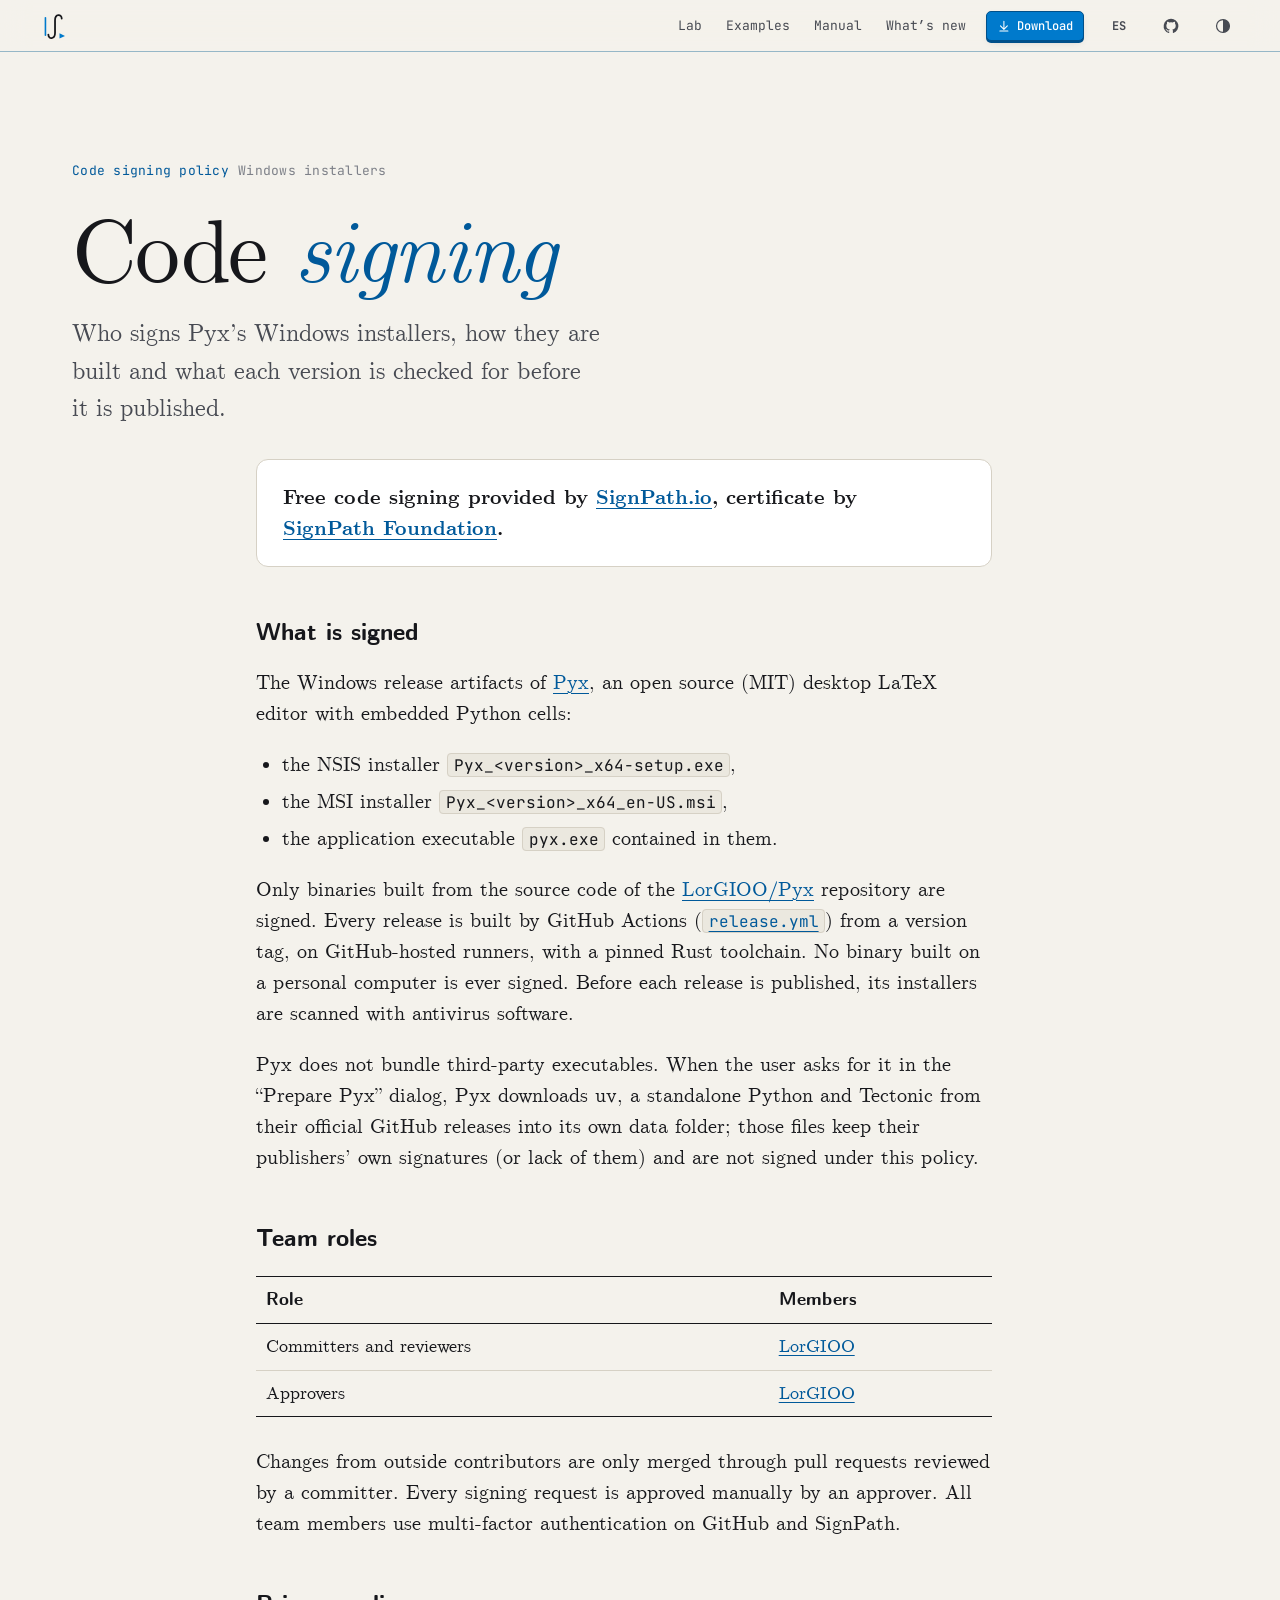
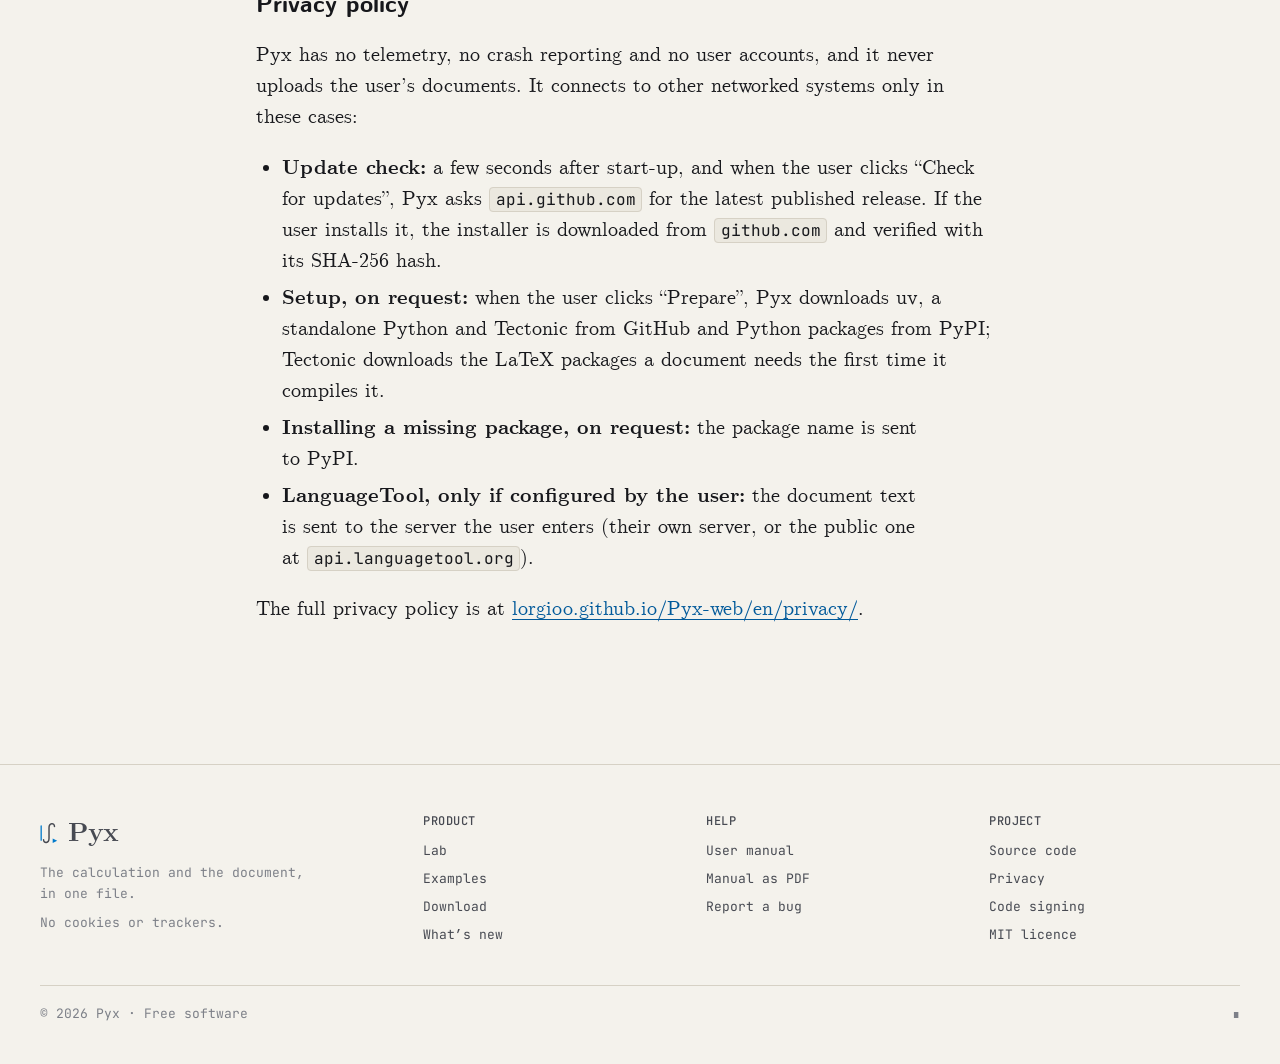
<file: en/signing/index.html>
<!doctype html>
<html lang="en">
<head>
  <meta charset="utf-8">
  <meta name="viewport" content="width=device-width, initial-scale=1">
  <title>Code signing · Pyx</title>
  <meta name="description" content="Pyx code signing policy: who signs the installers, how they are built and what data the application transmits.">
  <meta name="theme-color" content="#f4f2ec" media="(prefers-color-scheme: light)">
  <meta name="theme-color" content="#111214" media="(prefers-color-scheme: dark)">
  <link rel="icon" href="../../assets/img/logo.svg" type="image/svg+xml">
  <link rel="icon" href="../../assets/img/favicon-32.png" sizes="32x32" type="image/png">
  <script>try{var t=localStorage.getItem('pyx-tema');if(t)document.documentElement.dataset.theme=t}catch(e){}</script>
  <link rel="stylesheet" href="../../assets/css/base.css?v=20261125a">
  <link rel="stylesheet" href="../../assets/css/doc.css?v=20261125a">
  <link rel="alternate" hreflang="es" href="https://lorgioo.github.io/Pyx-web/firma/">
  <link rel="alternate" hreflang="en" href="https://lorgioo.github.io/Pyx-web/en/signing/">
</head>
<body>
<a class="skip" href="#contenido">Skip to content</a>
<svg width="0" height="0" style="position:absolute" aria-hidden="true"><defs>
  <symbol id="logo" viewBox="-2 -4 86 104"><rect x=".5" y="11.15" width="6.25" height="74.4" rx="3.1" fill="var(--blue)"/><path d="M67.2 16.93C67.2-1.91 41.1-1.91 41.1 23.21V73.46C41.1 98.59 15 98.59 15 79.74" fill="none" stroke="currentColor" stroke-width="7" stroke-linecap="round"/><path d="M80.06 84.77 58.5 95.28V74.26Z" fill="var(--blue)"/></symbol>
  <symbol id="i-contrast" viewBox="0 0 24 24"><circle cx="12" cy="12" r="8.6" fill="none" stroke="currentColor" stroke-width="1.6"/><path d="M12 3.4a8.6 8.6 0 0 1 0 17.2Z" fill="currentColor"/></symbol>
  <symbol id="i-menu" viewBox="0 0 24 24"><path d="M4 7h16M4 12h16M4 17h10" stroke="currentColor" stroke-width="1.7" stroke-linecap="round"/></symbol>
  <symbol id="i-down" viewBox="0 0 24 24"><path d="M12 4v13M6 12l6 6 6-6M5 21h14" fill="none" stroke="currentColor" stroke-width="1.8" stroke-linecap="round" stroke-linejoin="round"/></symbol>
  <symbol id="i-gh" viewBox="0 0 24 24"><path d="M12 2.3a9.8 9.8 0 0 0-3.1 19.1c.5.1.7-.2.7-.5v-1.7c-2.7.6-3.3-1.3-3.3-1.3-.4-1.1-1.1-1.4-1.1-1.4-.9-.6.1-.6.1-.6 1 .1 1.5 1 1.5 1 .9 1.5 2.3 1.1 2.9.8.1-.6.3-1.1.6-1.3-2.2-.2-4.5-1.1-4.5-4.9 0-1.1.4-2 1-2.7-.1-.2-.4-1.2.1-2.6 0 0 .8-.3 2.7 1a9.4 9.4 0 0 1 4.9 0c1.9-1.3 2.7-1 2.7-1 .5 1.4.2 2.4.1 2.6.6.7 1 1.6 1 2.7 0 3.8-2.3 4.7-4.5 4.9.4.3.7.9.7 1.8v2.7c0 .3.2.6.7.5A9.8 9.8 0 0 0 12 2.3Z" fill="currentColor"/></symbol>
</defs></svg>

<header class="runhead">
  <a class="brand" href="../" aria-label="Pyx, home"><svg aria-hidden="true"><use href="#logo"/></svg></a>
  <nav aria-label="Main">
    <a href="../#laboratorio">Lab</a>
    <a href="../examples/">Examples</a>
    <a href="../manual/">Manual</a>
    <a href="../news/">What’s new</a>
    <a class="key small primary" href="../#descargar"><svg aria-hidden="true"><use href="#i-down"/></svg>Download</a>
  </nav>
  <a class="icon-btn lang-btn" href="../../firma/" hreflang="es" lang="es" title="Ver en español" aria-label="Ver en español">ES</a>
  <a class="icon-btn gh-btn" href="https://github.com/LorGIOO/Pyx" aria-label="Pyx’s code on GitHub" title="Pyx’s code on GitHub"><svg aria-hidden="true"><use href="#i-gh"/></svg></a>
  <button class="icon-btn" type="button" data-theme-toggle aria-label="Change the theme"><svg aria-hidden="true"><use href="#i-contrast"/></svg></button>
  <button class="icon-btn menu-btn" type="button" aria-label="Menu" aria-expanded="false"><svg aria-hidden="true"><use href="#i-menu"/></svg></button>
</header>

<header class="page-head">
  <p class="eyebrow"><span>Code signing policy</span><span class="n">Windows installers</span></p>
  <h1>Code <em>signing</em></h1>
  <p class="lede">Who signs Pyx’s Windows installers, how they are built and what each version is checked for before it is published.</p>
</header>

<div class="doc-layout single">
  <main class="doc-body legal" id="contenido" lang="en">
    <div class="summary">
      <p style="margin:0"><strong>Free code signing provided by <a href="https://about.signpath.io/">SignPath.io</a>, certificate by <a href="https://signpath.org/">SignPath Foundation</a>.</strong></p>
    </div>

    <h2 id="scope">What is signed</h2>
    <p>The Windows release artifacts of <a href="https://github.com/LorGIOO/Pyx">Pyx</a>, an open source (MIT) desktop LaTeX editor with embedded Python cells:</p>
    <ul>
      <li>the NSIS installer <code>Pyx_&lt;version&gt;_x64-setup.exe</code>,</li>
      <li>the MSI installer <code>Pyx_&lt;version&gt;_x64_en-US.msi</code>,</li>
      <li>the application executable <code>pyx.exe</code> contained in them.</li>
    </ul>
    <p>Only binaries built from the source code of the <a href="https://github.com/LorGIOO/Pyx">LorGIOO/Pyx</a> repository are signed. Every release is built by GitHub Actions (<a href="https://github.com/LorGIOO/Pyx/blob/main/.github/workflows/release.yml"><code>release.yml</code></a>) from a version tag, on GitHub-hosted runners, with a pinned Rust toolchain. No binary built on a personal computer is ever signed. Before each release is published, its installers are scanned with antivirus software.</p>
    <p>Pyx does not bundle third-party executables. When the user asks for it in the “Prepare Pyx” dialog, Pyx downloads uv, a standalone Python and Tectonic from their official GitHub releases into its own data folder; those files keep their publishers’ own signatures (or lack of them) and are not signed under this policy.</p>

    <h2 id="team">Team roles</h2>
    <table>
      <thead><tr><th>Role</th><th>Members</th></tr></thead>
      <tbody>
        <tr><td>Committers and reviewers</td><td><a href="https://github.com/LorGIOO">LorGIOO</a></td></tr>
        <tr><td>Approvers</td><td><a href="https://github.com/LorGIOO">LorGIOO</a></td></tr>
      </tbody>
    </table>
    <p>Changes from outside contributors are only merged through pull requests reviewed by a committer. Every signing request is approved manually by an approver. All team members use multi-factor authentication on GitHub and SignPath.</p>

    <h2 id="privacy">Privacy policy</h2>
    <p>Pyx has no telemetry, no crash reporting and no user accounts, and it never uploads the user’s documents. It connects to other networked systems only in these cases:</p>
    <ul>
      <li><strong>Update check:</strong> a few seconds after start-up, and when the user clicks “Check for updates”, Pyx asks <code>api.github.com</code> for the latest published release. If the user installs it, the installer is downloaded from <code>github.com</code> and verified with its SHA-256 hash.</li>
      <li><strong>Setup, on request:</strong> when the user clicks “Prepare”, Pyx downloads uv, a standalone Python and Tectonic from GitHub and Python packages from PyPI; Tectonic downloads the LaTeX packages a document needs the first time it compiles it.</li>
      <li><strong>Installing a missing package, on request:</strong> the package name is sent to PyPI.</li>
      <li><strong>LanguageTool, only if configured by the user:</strong> the document text is sent to the server the user enters (their own server, or the public one at <code>api.languagetool.org</code>).</li>
    </ul>
    <p>The full privacy policy is at <a href="../privacy/">lorgioo.github.io/Pyx-web/en/privacy/</a>.</p>

  </main>
</div>

<footer class="colophon">
  <div class="colophon-inner">
    <div>
      <a class="brand" href="../"><svg aria-hidden="true"><use href="#logo"/></svg>Pyx</a>
      <p>The calculation and the document, in one file.</p>
      <p>No cookies or trackers.</p>
    </div>
    <div><h2>Product</h2><ul><li><a href="../#laboratorio">Lab</a></li><li><a href="../examples/">Examples</a></li><li><a href="../#descargar">Download</a></li><li><a href="../news/">What’s new</a></li></ul></div>
    <div><h2>Help</h2><ul><li><a href="../manual/">User manual</a></li><li><a href="../manual/pyx-user-manual.pdf">Manual as PDF</a></li><li><a href="https://github.com/LorGIOO/Pyx/issues">Report a bug</a></li></ul></div>
    <div><h2>Project</h2><ul><li><a href="https://github.com/LorGIOO/Pyx">Source code</a></li><li><a href="../privacy/">Privacy</a></li><li><a href="./">Code signing</a></li><li><a href="https://github.com/LorGIOO/Pyx/blob/main/LICENSE">MIT licence</a></li></ul></div>
  </div>
  <div class="endmark"><span>© <span data-year>2026</span> Pyx · Free software</span><span>∎</span></div>
</footer>
<script src="../../assets/js/common.js?v=20261125a"></script>
</body>
</html>
</file>
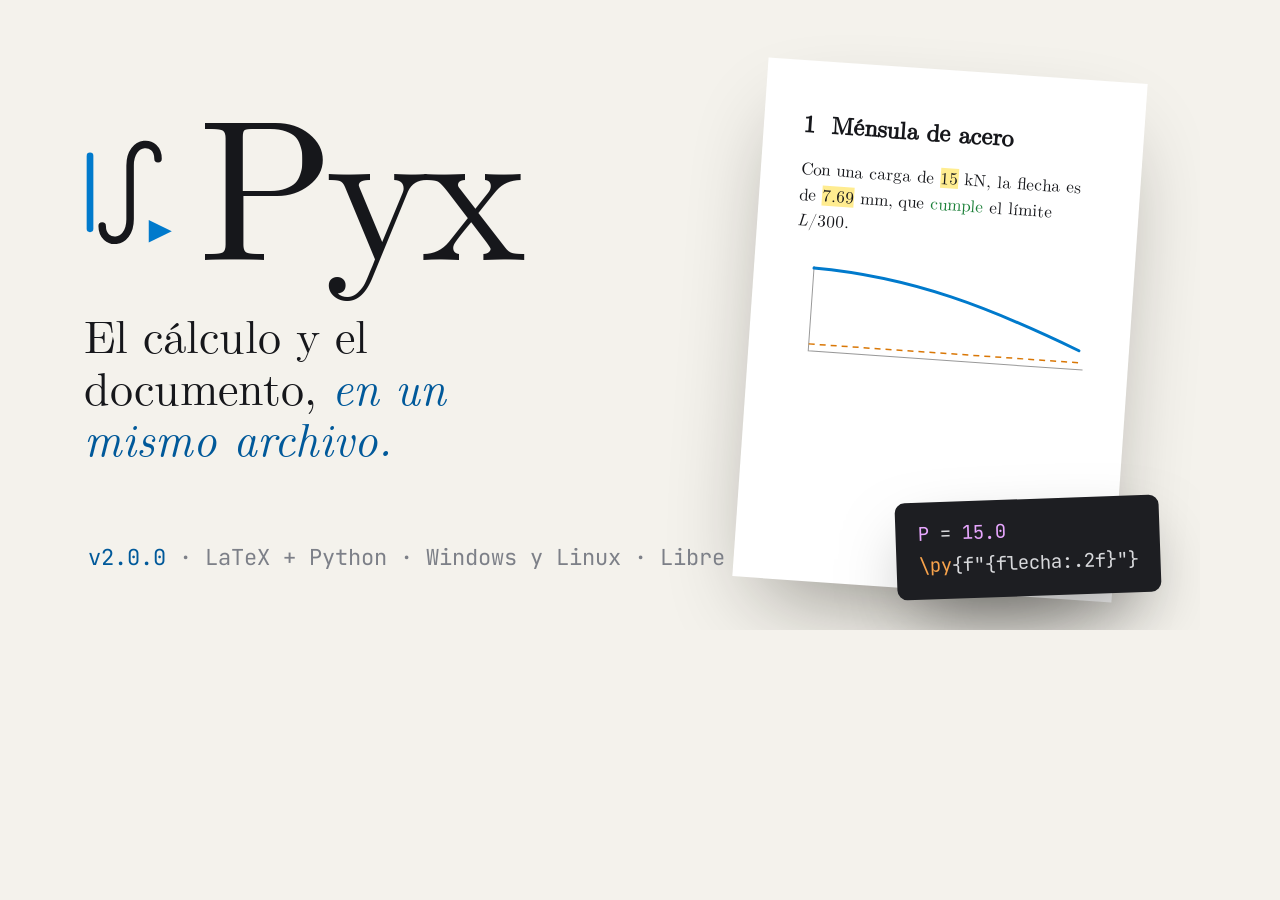
<file: tools/og.html>
<!doctype html>
<!-- Plantilla de la imagen para redes sociales (assets/img/og.png, 1200×630).
     Se regenera con: node tools/og.js (necesita Playwright). -->
<html lang="es"><head><meta charset="utf-8">
<style>
  @font-face { font-family: CMU; src: url(../assets/fonts/cmu-serif-500-roman.woff2); }
  @font-face { font-family: CMU; font-style: italic; src: url(../assets/fonts/cmu-serif-500-italic.woff2); }
  @font-face { font-family: JB; src: url(../assets/fonts/jetbrains-mono-latin-400-normal.woff2); }
  html, body { margin: 0; width: 1200px; height: 630px; overflow: hidden; }
  body { background: #f4f2ec; font-family: CMU, serif; color: #16171b; position: relative; }
  .copy { position: absolute; left: 84px; top: 112px; }
  .mark { display: flex; align-items: center; gap: 22px; }
  .mark svg { width: 92px; height: 112px; }
  h1 { font-weight: 400; font-size: 200px; line-height: .8; letter-spacing: -.045em; margin: 0; }
  p { font-size: 46px; line-height: 1.12; margin: 40px 0 0; max-width: 21ch; }
  p em { color: #00599a; }
  .meta { font-family: JB, monospace; font-size: 22px; color: #7d8088; position: absolute; left: 88px; bottom: 58px; }
  .meta b { color: #00599a; font-weight: 400; }
  .sheet { position: absolute; right: 70px; top: 70px; width: 380px; height: 520px; background: #fff; box-shadow: 0 40px 90px -30px rgba(20,18,12,.45); transform: rotate(4deg); padding: 46px 40px; box-sizing: border-box; font-size: 17px; line-height: 1.5; }
  .sheet h2 { font-size: 24px; margin: 0 0 14px; }
  .sheet .v { background: rgba(255,214,10,.45); }
  .sheet .ok { color: #1a7f37; }
  .sheet svg { margin-top: 22px; width: 100%; }
  .code { position: absolute; right: 40px; bottom: 34px; background: #1d1e22; color: #d8d9dc; font: 19px/1.7 JB, monospace; padding: 16px 22px; border-radius: 10px; box-shadow: 0 30px 70px -20px rgba(0,0,0,.5); transform: rotate(-2deg); }
  .py { color: #f7a24b; } .n { color: #e8a7ff; }
</style></head>
<body>
  <div class="copy">
    <div class="mark">
      <svg viewBox="-2 -4 86 104"><rect x=".5" y="11.15" width="6.25" height="74.4" rx="3.1" fill="#007acc"/><path d="M67.2 16.93C67.2-1.91 41.1-1.91 41.1 23.21V73.46C41.1 98.59 15 98.59 15 79.74" fill="none" stroke="#16171b" stroke-width="7" stroke-linecap="round"/><path d="M80.06 84.77 58.5 95.28V74.26Z" fill="#007acc"/></svg>
      <h1>Pyx</h1>
    </div>
    <p>El cálculo y el documento, <em>en un mismo archivo.</em></p>
  </div>
  <div class="sheet">
    <h2>1&nbsp;&nbsp;Ménsula de acero</h2>
    Con una carga de <span class="v">15</span> kN, la flecha es de <span class="v">7.69</span> mm, que <span class="ok">cumple</span> el límite <i>L</i>/300.
    <svg viewBox="0 0 300 110"><path d="M20 10V95H295" fill="none" stroke="#999" stroke-width="1"/><path d="M20 12C120 14 200 40 290 76" fill="none" stroke="#007acc" stroke-width="3" stroke-linecap="round"/><path d="M20 88H295" stroke="#d97706" stroke-dasharray="6 5" stroke-width="1.5"/></svg>
  </div>
  <div class="code"><span class="n">P</span> = <span class="n">15.0</span><br><span class="py">\py</span>{f"{flecha:.2f}"}</div>
  <div class="meta"><b>v2.0.0</b> · LaTeX + Python · Windows y Linux · Libre</div>
</body></html>
</file>
<file: assets/css/base.css>
/* ==========================================================================
   Pyx · estilos comunes a todas las páginas
   Papel y tinta: la web se compone como un documento de LaTeX.
   ========================================================================== */

@font-face { font-family: "CMU Serif"; font-weight: 400; font-style: normal; font-display: swap; src: url("../fonts/cmu-serif-500-roman.woff2") format("woff2"); }
@font-face { font-family: "CMU Serif"; font-weight: 400; font-style: italic; font-display: swap; src: url("../fonts/cmu-serif-500-italic.woff2") format("woff2"); }
@font-face { font-family: "CMU Serif"; font-weight: 700; font-style: normal; font-display: swap; src: url("../fonts/cmu-serif-700-roman.woff2") format("woff2"); }
@font-face { font-family: "CMU Serif"; font-weight: 700; font-style: italic; font-display: swap; src: url("../fonts/cmu-serif-700-italic.woff2") format("woff2"); }
@font-face { font-family: "CMU Sans"; font-weight: 400; font-style: normal; font-display: swap; src: url("../fonts/cmu-sans-serif-500-roman.woff2") format("woff2"); }
@font-face { font-family: "CMU Sans"; font-weight: 700; font-style: normal; font-display: swap; src: url("../fonts/cmu-sans-serif-700-roman.woff2") format("woff2"); }
@font-face { font-family: "JetBrains Mono"; font-weight: 400; font-style: normal; font-display: swap; src: url("../fonts/jetbrains-mono-latin-400-normal.woff2") format("woff2"); }
@font-face { font-family: "JetBrains Mono"; font-weight: 400; font-style: italic; font-display: swap; src: url("../fonts/jetbrains-mono-latin-400-italic.woff2") format("woff2"); }
@font-face { font-family: "JetBrains Mono"; font-weight: 500; font-style: normal; font-display: swap; src: url("../fonts/jetbrains-mono-latin-500-normal.woff2") format("woff2"); }
@font-face { font-family: "JetBrains Mono"; font-weight: 700; font-style: normal; font-display: swap; src: url("../fonts/jetbrains-mono-latin-700-normal.woff2") format("woff2"); }

:root {
  color-scheme: light;
  --paper: #f4f2ec;
  --paper-2: #ebe8df;
  --paper-3: #e1ddd2;
  --sheet: #ffffff;
  --sheet-ink: #15161a;
  --ink: #16171b;
  --ink-2: #474a52;
  --ink-3: #7d8088;
  --rule: #d6d1c5;
  --rule-strong: #b9b3a5;
  --blue: #007acc;
  --blue-ink: #00599a;
  --blue-wash: #dde9f3;
  --red: #cf222e;
  --green: #1a7f37;
  --amber: #b45309;
  --yellow: #d4a72c;
  --hl: rgba(255, 214, 10, .45);
  --editor: #1d1e22;
  --editor-2: #25262b;
  --editor-line: #2f3036;
  --editor-ink: #d8d9dc;
  --editor-dim: #7c7f87;
  --tk-cmd: #6cb6ff;
  --tk-py: #f7a24b;
  --tk-str: #b5d98a;
  --tk-num: #e8a7ff;
  --tk-com: #6f737b;
  --tk-kw: #ff8a80;
  --shadow: 0 1px 2px rgba(20, 18, 12, .06), 0 10px 30px -10px rgba(20, 18, 12, .18);
  --shadow-lg: 0 2px 4px rgba(20, 18, 12, .05), 0 30px 80px -24px rgba(20, 18, 12, .35);

  --serif: "CMU Serif", "Latin Modern Roman", "Computer Modern", Georgia, "Times New Roman", serif;
  --sans: "CMU Sans", "Latin Modern Sans", "Helvetica Neue", Arial, sans-serif;
  --mono: "JetBrains Mono", ui-monospace, "SFMono-Regular", Consolas, monospace;

  --measure: 40rem;
  --wide: 76rem;
  --gutter: clamp(16px, 4vw, 40px);
  --head-h: 52px;
  --radius: 6px;
  --ease: cubic-bezier(.2, .7, .1, 1);
}

@media (prefers-color-scheme: dark) {
  :root:not([data-theme="light"]) {
    color-scheme: dark;
    --paper: #111214;
    --paper-2: #18191c;
    --paper-3: #222327;
    --sheet: #1c1d21;
    --sheet-ink: #e6e3dc;
    --ink: #ebe8e1;
    --ink-2: #b4b1aa;
    --ink-3: #85837e;
    --rule: #2d2e33;
    --rule-strong: #43444b;
    --blue: #3aa0ea;
    --blue-ink: #6cbaf2;
    --blue-wash: #14263a;
    --red: #ff6b6b;
    --green: #4cc26e;
    --amber: #f0a450;
    --hl: rgba(255, 214, 10, .28);
    --editor: #16171a;
    --editor-2: #1f2024;
    --editor-line: #2a2b30;
    --shadow: 0 1px 2px rgba(0, 0, 0, .4), 0 10px 30px -10px rgba(0, 0, 0, .7);
    --shadow-lg: 0 2px 4px rgba(0, 0, 0, .4), 0 30px 80px -24px rgba(0, 0, 0, .9);
  }
}
:root[data-theme="dark"] {
  color-scheme: dark;
  --paper: #111214;
  --paper-2: #18191c;
  --paper-3: #222327;
  --sheet: #1c1d21;
  --sheet-ink: #e6e3dc;
  --ink: #ebe8e1;
  --ink-2: #b4b1aa;
  --ink-3: #85837e;
  --rule: #2d2e33;
  --rule-strong: #43444b;
  --blue: #3aa0ea;
  --blue-ink: #6cbaf2;
  --blue-wash: #14263a;
  --red: #ff6b6b;
  --green: #4cc26e;
  --amber: #f0a450;
  --hl: rgba(255, 214, 10, .28);
  --editor: #16171a;
  --editor-2: #1f2024;
  --editor-line: #2a2b30;
  --shadow: 0 1px 2px rgba(0, 0, 0, .4), 0 10px 30px -10px rgba(0, 0, 0, .7);
  --shadow-lg: 0 2px 4px rgba(0, 0, 0, .4), 0 30px 80px -24px rgba(0, 0, 0, .9);
}

*, *::before, *::after { box-sizing: border-box; }
html { -webkit-text-size-adjust: 100%; text-size-adjust: 100%; scroll-padding-top: calc(var(--head-h) + 16px); }
body {
  margin: 0;
  background: var(--paper);
  color: var(--ink);
  font-family: var(--serif);
  font-size: clamp(18px, 1.05rem + .25vw, 21px);
  line-height: 1.55;
  font-kerning: normal;
  font-variant-ligatures: common-ligatures;
  -webkit-font-smoothing: antialiased;
  overflow-x: hidden;
}
img, svg, video, canvas { display: block; max-width: 100%; }
button, input, select, textarea { font: inherit; color: inherit; }
a { color: var(--blue-ink); text-decoration-thickness: 1px; text-underline-offset: .18em; }
a:hover { text-decoration-thickness: 2px; }
::selection { background: var(--blue); color: #fff; }
:focus-visible { outline: 2px solid var(--blue); outline-offset: 3px; border-radius: 3px; }
code, kbd, pre, .mono { font-family: var(--mono); font-size: .8em; }
p code, li code, dd code, td code { background: var(--paper-2); border: 1px solid var(--rule); padding: .05em .35em; border-radius: 4px; white-space: nowrap; }
.sr-only { position: absolute !important; width: 1px; height: 1px; padding: 0; margin: -1px; overflow: hidden; clip: rect(0 0 0 0); white-space: nowrap; border: 0; }
.skip { position: absolute; left: 12px; top: -60px; z-index: 100; background: var(--ink); color: var(--paper); padding: 8px 14px; border-radius: 4px; font-family: var(--mono); font-size: 14px; }
.skip:focus { top: 10px; }

/* El logotipo de LaTeX */
.latex { font-family: var(--serif); letter-spacing: -.02em; white-space: nowrap; }
.latex sup { font-size: .72em; vertical-align: .32em; margin-left: -.36em; margin-right: -.15em; text-transform: uppercase; }
.latex sub { font-size: 1em; vertical-align: -.22em; margin-left: -.1em; margin-right: -.12em; text-transform: uppercase; }

/* --------------------------------------------------------------------------
   Cabecera corrida (como la del manual: título a la izquierda, capítulo a la derecha)
   -------------------------------------------------------------------------- */
.runhead {
  position: fixed; inset: 0 0 auto 0; z-index: 50;
  height: var(--head-h);
  display: flex; align-items: center; gap: 18px;
  padding: 0 var(--gutter);
  background: color-mix(in srgb, var(--paper) 82%, transparent);
  -webkit-backdrop-filter: saturate(1.4) blur(14px);
  backdrop-filter: saturate(1.4) blur(14px);
  font-family: var(--mono); font-size: 13px; color: var(--ink-2);
}
.runhead::after { /* la raya de la cabecera, que se llena al leer */
  content: ""; position: absolute; left: 0; right: 0; bottom: 0; height: 1px;
  background: linear-gradient(90deg, var(--blue) var(--read, 0%), color-mix(in srgb, var(--blue) 30%, var(--rule)) var(--read, 0%));
}
.brand { display: inline-flex; align-items: center; gap: 10px; color: var(--ink); text-decoration: none; font-family: var(--serif); font-size: 21px; font-weight: 700; letter-spacing: -.01em; }
.brand svg { width: 18px; height: 22px; }
.runhead .brand { padding: 6px 4px; border-radius: 6px; }
.runhead .brand svg { width: 22px; height: 27px; }
.runhead nav { margin-left: auto; }
.runhead nav { display: flex; align-items: center; gap: 4px; }
.runhead nav a { color: var(--ink-2); text-decoration: none; padding: 6px 10px; border-radius: 5px; }
.runhead nav a:hover, .runhead nav a[aria-current="page"] { color: var(--ink); background: var(--paper-2); }
.runhead nav a.key.primary, .runhead nav a.key.primary:hover { color: #fff; background: var(--blue); margin-left: 6px; }
.icon-btn { display: inline-grid; place-items: center; width: 34px; height: 34px; border-radius: 6px; border: 1px solid transparent; background: none; cursor: pointer; color: var(--ink-2); }
.icon-btn:hover { background: var(--paper-2); color: var(--ink); }
.icon-btn svg { width: 18px; height: 18px; }
.menu-btn { display: none; }
@media (max-width: 860px) {
  .runhead { justify-content: space-between; }
  .runhead nav { position: fixed; top: var(--head-h); left: 0; right: 0; flex-direction: column; align-items: stretch; gap: 0; padding: 8px var(--gutter) 18px; background: var(--paper); border-bottom: 1px solid var(--rule); transform: translateY(-8px); opacity: 0; pointer-events: none; transition: .25s var(--ease); }
  .runhead nav a { padding: 14px 4px; font-size: 16px; border-bottom: 1px solid var(--rule); border-radius: 0; }
  .runhead nav a:hover { background: none; }
  .runhead.open nav { transform: none; opacity: 1; pointer-events: auto; }
  .menu-btn { display: inline-grid; }
  .runhead .key { margin-top: 14px; text-align: center; justify-content: center; }
}

/* --------------------------------------------------------------------------
   Botones como teclas: todo lo que se pulsa en esta web es una tecla
   -------------------------------------------------------------------------- */
.key {
  --k: var(--sheet); --k-ink: var(--ink); --k-edge: var(--rule-strong);
  display: inline-flex; align-items: center; gap: .55em;
  font-family: var(--mono); font-size: 14px; font-weight: 500; line-height: 1;
  padding: .78em 1.05em .82em;
  color: var(--k-ink); background: var(--k);
  border: 1px solid var(--k-edge); border-radius: 7px;
  box-shadow: 0 2px 0 var(--k-edge), 0 3px 8px -4px rgba(0, 0, 0, .25);
  text-decoration: none; cursor: pointer; user-select: none;
  transition: transform .08s, box-shadow .08s, background .2s;
}
.key:hover { text-decoration: none; background: color-mix(in srgb, var(--k) 92%, var(--ink)); }
.key:active, .key.is-down { transform: translateY(2px); box-shadow: 0 0 0 var(--k-edge), 0 1px 2px -1px rgba(0, 0, 0, .3); }
.key.primary { --k: var(--blue); --k-ink: #fff; --k-edge: #00508a; }
.key.primary:hover { background: #0a86d8; }
.key.ghost { --k: transparent; box-shadow: none; }
.key.small { font-size: 12px; padding: .6em .8em .64em; }
.key .k-hint { opacity: .6; font-weight: 400; }
.key svg { width: 1.15em; height: 1.15em; flex: none; }
kbd {
  display: inline-block; min-width: 1.7em; text-align: center;
  padding: .12em .45em .16em; margin: 0 .05em;
  font-family: var(--mono); font-size: .72em; line-height: 1.35;
  color: var(--ink); background: var(--sheet);
  border: 1px solid var(--rule-strong); border-radius: 4px;
  box-shadow: 0 1.5px 0 var(--rule-strong);
  white-space: nowrap; vertical-align: .08em;
}

/* --------------------------------------------------------------------------
   Piezas de documento: etiqueta de capítulo, pies de figura, recuadros
   -------------------------------------------------------------------------- */
.eyebrow { font-family: var(--mono); font-size: 13px; letter-spacing: .02em; color: var(--blue-ink); display: inline-flex; gap: .7em; align-items: baseline; }
.eyebrow .n { color: var(--ink-3); }
.caption { font-family: var(--sans); font-size: 15px; color: var(--ink-2); line-height: 1.45; }
.caption b, .fig-num { font-family: var(--sans); font-weight: 700; color: var(--blue-ink); }
.ui-btn { font-family: var(--sans); font-size: .82em; padding: .08em .45em; border-radius: 4px; background: var(--blue-wash); border: 1px solid color-mix(in srgb, var(--blue) 40%, transparent); white-space: nowrap; }
.menu { font-family: var(--sans); font-weight: 700; font-size: .9em; }
.numcirc { display: inline-grid; place-items: center; width: 1.5em; height: 1.5em; border-radius: 50%; background: #b3261e; color: #fff; font-family: var(--sans); font-weight: 700; font-size: .72em; vertical-align: .1em; }

/* --------------------------------------------------------------------------
   Pie de página: el colofón
   -------------------------------------------------------------------------- */
.colophon { border-top: 1px solid var(--rule); margin-top: 0; padding: 48px var(--gutter) 40px; font-family: var(--mono); font-size: 13px; color: var(--ink-3); }
.colophon-inner { max-width: var(--wide); margin: 0 auto; display: grid; grid-template-columns: 1.4fr repeat(3, 1fr); gap: 32px; }
.colophon h2 { font: 500 12px var(--mono); color: var(--ink-2); margin: 0 0 12px; letter-spacing: .04em; text-transform: uppercase; }
.colophon ul { list-style: none; margin: 0; padding: 0; display: grid; gap: 8px; }
.colophon a { color: var(--ink-2); text-decoration: none; }
.colophon a:hover { color: var(--blue-ink); text-decoration: underline; }
.colophon .brand { font-size: 26px; margin-bottom: 10px; }
.colophon p { margin: 0 0 8px; line-height: 1.6; max-width: 34ch; }
.colophon .endmark { max-width: var(--wide); margin: 40px auto 0; display: flex; justify-content: space-between; gap: 20px; flex-wrap: wrap; border-top: 1px solid var(--rule); padding-top: 18px; }
@media (max-width: 760px) { .colophon-inner { grid-template-columns: 1fr 1fr; } .colophon-inner > :first-child { grid-column: 1 / -1; } }

/* --------------------------------------------------------------------------
   Visor de imágenes (al pulsar una captura)
   -------------------------------------------------------------------------- */
.lightbox { position: fixed; inset: 0; z-index: 90; display: grid; place-items: center; padding: 4vmin; background: rgba(10, 10, 12, .82); opacity: 0; pointer-events: none; transition: opacity .25s; cursor: zoom-out; }
.lightbox.open { opacity: 1; pointer-events: auto; }
.lightbox img { max-width: 100%; max-height: 86vh; border-radius: 6px; box-shadow: 0 30px 80px rgba(0, 0, 0, .6); transform: scale(.96); transition: transform .3s var(--ease); }
.lightbox.open img { transform: none; }
.lightbox p { color: #ddd; font-family: var(--sans); font-size: 15px; text-align: center; max-width: 70ch; margin: 14px auto 0; }

/* Aparición al desplazarse */
.reveal { opacity: 0; transform: translateY(18px); transition: opacity .8s var(--ease), transform .8s var(--ease); }
.reveal.is-in { opacity: 1; transform: none; }

/* Páginas interiores (manual, novedades, privacidad) */
.page-head { max-width: var(--wide); margin: 0 auto; padding: calc(var(--head-h) + clamp(40px, 8vw, 96px)) var(--gutter) 32px; }
.page-head h1 { font-size: clamp(44px, 7vw, 96px); line-height: .98; letter-spacing: -.025em; margin: 14px 0 18px; font-weight: 400; }
.page-head h1 em { color: var(--blue-ink); }
.page-head .lede { font-size: clamp(19px, 1.2rem + .4vw, 25px); color: var(--ink-2); max-width: 44ch; margin: 0; }

@media (prefers-reduced-motion: reduce) {
  *, *::before, *::after { animation-duration: .001ms !important; animation-iteration-count: 1 !important; transition-duration: .001ms !important; scroll-behavior: auto !important; }
  .reveal { opacity: 1; transform: none; }
}
@media (max-width: 860px) { .runhead [data-theme-toggle] { margin-left: auto; } .runhead .lang-btn { margin-left: auto; } .runhead .gh-btn { margin-left: auto; } .runhead .lang-btn ~ .gh-btn, .runhead .gh-btn ~ [data-theme-toggle] { margin-left: 0; } }

/* ES / EN */
.icon-btn.lang-btn { width: auto; min-width: 34px; padding: 0 6px; font: 600 12px var(--mono); letter-spacing: .04em; text-decoration: none; }
</file>
<file: assets/css/home.css>
/* ==========================================================================
   Pyx · portada
   ========================================================================== */
.wrap { max-width: var(--wide); margin: 0 auto; padding: 0 var(--gutter); }
.sp { flex: 1; }
.chapter { padding: clamp(96px, 13vw, 176px) 0 0; position: relative; }
.chap-head { max-width: 52rem; margin-bottom: clamp(36px, 5vw, 64px); }
.chap-head h2 { font-size: clamp(38px, 5.4vw, 76px); line-height: 1.02; letter-spacing: -.022em; font-weight: 400; margin: 18px 0 0; text-wrap: balance; }
.chap-head h2 em, .dl-head h2 em, .hero-lede em { color: var(--blue-ink); }
.chap-sub { font-size: clamp(19px, 1.05rem + .35vw, 23px); color: var(--ink-2); max-width: 46ch; margin: 22px 0 0; text-wrap: pretty; }
.prose { max-width: var(--measure); }
.prose p { margin: 0 0 1em; text-wrap: pretty; }
.ghost { color: var(--editor-dim); font-style: italic; }
.tk-cmd { color: var(--tk-cmd); } .tk-py { color: var(--tk-py); font-weight: 500; } .tk-str { color: var(--tk-str); }
.tk-num { color: var(--tk-num); } .tk-com { color: var(--tk-com); font-style: italic; } .tk-kw { color: var(--tk-kw); }
.tk-cell { color: #5fb0ef; opacity: .8; }
.led { width: 8px; height: 8px; border-radius: 50%; background: var(--green); box-shadow: 0 0 0 3px color-mix(in srgb, var(--green) 22%, transparent); flex: none; transition: background .2s, box-shadow .2s; }
.led.py { background: var(--yellow); box-shadow: 0 0 0 3px color-mix(in srgb, var(--yellow) 25%, transparent); }
.led.tex { background: var(--blue); box-shadow: 0 0 0 3px color-mix(in srgb, var(--blue) 25%, transparent); }
.led.err { background: var(--red); }

/* --------------------------------------------------------------------------
   La hoja de PDF (se usa en la portada, en el laboratorio y en el visor)
   -------------------------------------------------------------------------- */
.pdf-page {
  position: relative; background: var(--sheet); color: var(--sheet-ink);
  font-family: var(--serif); container-type: inline-size;
  padding: 11% 11% 13%; height: 100%;
}
.pdf-runhead { display: flex; justify-content: space-between; font-size: 2.7cqi; color: #8a8d94; border-bottom: .5px solid #c9c4b8; padding-bottom: 1.4cqi; margin-bottom: 7cqi; font-style: italic; }
.pdf-h { font-size: 6cqi; font-weight: 700; margin: 0 0 3cqi; display: flex; gap: 3.2cqi; letter-spacing: -.01em; }
.pdf-p { font-size: 3.85cqi; line-height: 1.5; margin: 0 0 3cqi; text-align: justify; hyphens: auto; text-indent: 0; }
.pdf-p + .pdf-p { text-indent: 4cqi; }
.pdf-cap { font-size: 3.2cqi; text-align: center; margin: 1.5cqi 0 4cqi; }
.pdf-cap b, .pdf-fig figcaption b, .booktabs caption b { font-weight: 700; }
.pdf-foot { position: absolute; left: 0; right: 0; bottom: 5.5cqi; text-align: center; font-size: 3cqi; color: #8a8d94; }
.pdf-plot { width: 100%; height: auto; margin: 4cqi 0 0; overflow: visible; }
.pdf-ghost { height: 14cqi; background: repeating-linear-gradient(transparent 0 2.6cqi, color-mix(in srgb, var(--sheet-ink) 10%, transparent) 2.6cqi 3.4cqi, transparent 3.4cqi 5.7cqi); }
.v { border-radius: 2px; transition: background-color .6s; }
.v.bump { background-color: var(--hl); transition: none; }
.verdict.ok { color: var(--green); }
.verdict.ko { color: var(--red); }
.plot-axis { stroke: color-mix(in srgb, var(--sheet-ink) 55%, transparent); stroke-width: .8; fill: none; }
.plot-grid { stroke: color-mix(in srgb, var(--sheet-ink) 10%, transparent); stroke-width: .6; }
.plot-curve { stroke: #007acc; stroke-width: 2.2; fill: none; stroke-linecap: round; }
.plot-lim { stroke: #d97706; stroke-width: 1.1; stroke-dasharray: 5 4; }
.plot-beam { stroke: color-mix(in srgb, var(--sheet-ink) 30%, transparent); stroke-width: 1; stroke-dasharray: 2 3; }
.plot-txt { font-family: var(--serif); font-size: 10px; fill: color-mix(in srgb, var(--sheet-ink) 70%, transparent); }
.plot-lbl { font-family: var(--serif); font-size: 10.5px; fill: #b45309; font-style: italic; }
.plot-wall { fill: url(#hatch); }

/* --------------------------------------------------------------------------
   Portada
   -------------------------------------------------------------------------- */
.hero { height: 440vh; position: relative; }
.hero-stage {
  position: sticky; top: 0; height: 100vh; height: 100svh;
  max-width: calc(var(--wide) + 2 * var(--gutter)); margin: 0 auto;
  padding: var(--head-h) var(--gutter) 0;
  display: grid; grid-template-columns: minmax(0, 1fr) minmax(0, 1fr); align-items: center; gap: clamp(20px, 4vw, 64px);
}
.hero-copy { position: relative; height: min(76vh, 640px); }
.hero-step { position: absolute; inset: 0; display: flex; flex-direction: column; justify-content: center; opacity: 0; transform: translateY(24px); transition: opacity .6s var(--ease), transform .6s var(--ease); pointer-events: none; }
.hero-step.is-on { opacity: 1; transform: none; pointer-events: auto; }
.hero-title { display: flex; align-items: center; gap: .14em; margin: 14px 0 6px; font-weight: 400; line-height: .8; }
.hero-title .word { font-size: clamp(104px, 15vw, 232px); letter-spacing: -.045em; }
.glyphs { display: inline-flex; align-items: flex-end; gap: .1em; height: clamp(68px, 9.6vw, 150px); font-size: clamp(68px, 9.6vw, 150px); }
.g-cursor { width: .055em; height: .74em; align-self: center; background: var(--blue); border-radius: 99px; animation: blink 1.1s steps(1) infinite; }
.g-int { height: 1em; width: .55em; overflow: visible; }
.g-int path { fill: none; stroke: var(--ink); stroke-width: 7; stroke-linecap: round; stroke-dasharray: 160; stroke-dashoffset: 160; animation: draw 1.4s .35s var(--ease) forwards; }
.g-run { width: 0; height: 0; border-left: .2em solid var(--blue); border-top: .115em solid transparent; border-bottom: .115em solid transparent; margin-bottom: .06em; opacity: 0; transform: translateX(-.1em); animation: run .5s 1.5s var(--ease) forwards; }
@keyframes blink { 50% { opacity: 0; } }
@keyframes draw { to { stroke-dashoffset: 0; } }
@keyframes run { to { opacity: 1; transform: none; } }
.hero-lede { font-size: clamp(26px, 2.6vw, 40px); line-height: 1.15; letter-spacing: -.01em; margin: 18px 0 0; max-width: 20ch; }
.hero-h { font-size: clamp(36px, 4.4vw, 64px); line-height: 1.04; letter-spacing: -.02em; font-weight: 400; margin: 16px 0 0; max-width: 15ch; }
.hero-sub { font-size: clamp(18px, 1.05rem + .25vw, 22px); color: var(--ink-2); max-width: 38ch; margin: 22px 0 0; }
.hero-actions { display: flex; flex-wrap: wrap; gap: 12px; margin-top: 34px; }
input[type="range"] { flex: 1; accent-color: var(--blue); height: 28px; cursor: pointer; }

.hero-scene { position: relative; height: 100%; display: grid; place-items: center; perspective: 1700px; }
.sheet3d {
  --ry: -16deg; --rx: 6deg; --rz: 0deg; --s: 1; --ty: 0px;
  width: min(100%, 31rem, calc((100svh - var(--head-h) - 90px) * .707));
  aspect-ratio: 1 / 1.414; position: relative; transform-style: preserve-3d;
  transform: translateY(var(--ty)) rotateX(var(--rx)) rotateY(var(--ry)) rotateZ(var(--rz)) scale(var(--s));
  will-change: transform;
}
.face { position: absolute; inset: 0; backface-visibility: hidden; -webkit-backface-visibility: hidden; border-radius: 3px; overflow: hidden; box-shadow: var(--shadow-lg); }
.face-front { background: var(--sheet); }
.face-front::after { content: ""; position: absolute; inset: 0; background: linear-gradient(115deg, rgba(255,255,255,.0) 40%, rgba(255,255,255,.22) 50%, rgba(255,255,255,0) 60%); background-size: 260% 100%; background-position: var(--sheen, 100%) 0; pointer-events: none; mix-blend-mode: soft-light; }
.face-back { transform: rotateY(180deg); background: var(--editor); color: var(--editor-ink); }
.editor-mini { height: 100%; container-type: inline-size; display: flex; flex-direction: column; font-family: var(--mono); }
.ed-tabs { display: flex; background: #141518; font-size: 2.6cqi; }
.ed-tabs span { padding: 2.4cqi 4cqi; color: #9a9da4; border-top: 2px solid transparent; }
.ed-tabs span.on { background: var(--editor); color: #e6e6e6; border-top-color: var(--blue); }
.ed-lines { list-style: none; counter-reset: l; margin: 0; padding: 5cqi 0; font-size: 3.05cqi; line-height: 2.05; flex: 1; }
.ed-lines li { counter-increment: l; white-space: pre; padding: 0 3cqi 0 11cqi; position: relative; transition: background .3s; }
.ed-lines li::before { content: counter(l); position: absolute; left: 0; width: 8cqi; text-align: right; color: #55585f; }
.ed-lines li.cell, .ed-lines li.cell-start, .ed-lines li.cell-end { background: var(--editor-2); box-shadow: inset 2px 0 0 var(--blue); }
.ed-lines li.lit { background: color-mix(in srgb, var(--blue) 26%, transparent); }
.scroll-hint { position: absolute; bottom: 22px; left: 50%; transform: translateX(-50%); display: flex; flex-direction: column; align-items: center; gap: 8px; font-size: 11px; letter-spacing: .14em; text-transform: uppercase; color: var(--ink-3); transition: opacity .4s; }
.scroll-hint i { width: 1px; height: 34px; background: linear-gradient(var(--ink-3), transparent); animation: hint 1.8s var(--ease) infinite; transform-origin: top; }
@keyframes hint { 0% { transform: scaleY(0); } 60% { transform: scaleY(1); } 100% { transform: scaleY(1); opacity: 0; } }

@media (max-width: 860px) {
  .hero { height: 400vh; }
  .hero-stage { grid-template-columns: 1fr; grid-template-rows: auto 1fr; align-items: start; gap: 0; padding-top: calc(var(--head-h) + 8px); }
  .hero-copy { height: 46svh; min-height: 330px; }
  .hero-step { justify-content: flex-start; padding-top: 8px; }
  .hero-title { margin-top: 10px; }
  .hero-title .word { font-size: clamp(86px, 26vw, 140px); }
  .glyphs { font-size: clamp(56px, 16vw, 90px); height: clamp(56px, 16vw, 90px); }
  .hero-lede { font-size: 25px; margin-top: 12px; }
  .hero-sub { font-size: 17px; margin-top: 12px; }
  .hero-actions { margin-top: 18px; }
  .hero-h { font-size: clamp(30px, 8.6vw, 42px); }
  .hero-edit { margin-top: 18px; }
  .sheet3d { width: min(64vw, calc((54svh - 40px) * .707)); }
  .hero-scene { align-items: start; padding-top: 4px; }
  .scroll-hint { display: none; }
}
@media (max-width: 860px) and (max-height: 700px) {
  .hero-sub { display: none; }
}

/* --------------------------------------------------------------------------
   § 1 — Erratas
   -------------------------------------------------------------------------- */
.errata { margin-top: 40px; }
.errata-cols { display: grid; grid-template-columns: 1fr 1fr; gap: 20px; }
.errata-col { background: var(--sheet); border: 1px solid var(--rule); border-radius: 10px; padding: 22px; display: flex; flex-direction: column; gap: 16px; }
.errata-col header { font-size: 12px; color: var(--ink-3); text-transform: uppercase; letter-spacing: .06em; }
.errata-col.new header { color: var(--blue-ink); }
.sheet-mini { border: 1px solid var(--rule); border-radius: 4px; overflow: hidden; font-family: var(--sans); font-size: 15px; }
.xl-row { display: grid; grid-template-columns: 34px 1fr 90px; }
.xl-row > span { padding: 6px 10px; border-right: 1px solid var(--rule); border-bottom: 1px solid var(--rule); }
.xl-row > span:last-child { border-right: 0; text-align: right; font-variant-numeric: tabular-nums; }
.xl-row:last-child > span { border-bottom: 0; }
.xl-row > span:first-child { background: var(--paper-2); color: var(--ink-3); text-align: center; padding-inline: 0; font-size: 12px; }
.xl-head > span { background: var(--paper-2); color: var(--ink-3); font-size: 12px; text-align: center !important; padding: 3px; }
.doc-mini { font-size: 19px; line-height: 1.55; padding: 18px 20px; border-left: 2px solid var(--rule); background: var(--paper); border-radius: 0 6px 6px 0; flex: 1; }
.doc-mini p { margin: 0; }
.stale.wrong { text-decoration: underline wavy var(--red); text-decoration-skip-ink: none; text-underline-offset: 4px; background: color-mix(in srgb, var(--red) 10%, transparent); }
.live { transition: background .6s; border-radius: 2px; }
.live.bump { background: var(--hl); transition: none; }
.code-line { background: var(--editor); color: var(--editor-ink); padding: 10px 14px; border-radius: 6px; font-size: 14px; }
.code-line b { color: var(--tk-num); font-weight: 500; }
.errata-count { font-size: 13px; color: var(--ink-3); }
.errata-count span { color: var(--red); font-weight: 700; }
.errata-count.ok { color: var(--green); }
@media (max-width: 720px) { .errata-cols { grid-template-columns: 1fr; } }

/* --------------------------------------------------------------------------
   § 2 — Tres gestos
   -------------------------------------------------------------------------- */
.gest-track { height: 300vh; position: relative; }
.gest-stage {
  position: sticky; top: var(--head-h); height: calc(100vh - var(--head-h)); height: calc(100svh - var(--head-h));
  max-width: calc(var(--wide) + 2 * var(--gutter)); margin: 0 auto; padding: 0 var(--gutter);
  display: grid; grid-template-columns: minmax(0, .8fr) minmax(0, 1.2fr); gap: clamp(24px, 4vw, 64px); align-items: center;
}
.gest-list { list-style: none; margin: 0; padding: 0; display: grid; gap: 34px; }
.gest-list li { opacity: .26; transition: opacity .5s var(--ease); display: grid; grid-template-columns: 64px 1fr; column-gap: 18px; }
.gest-list li.is-on { opacity: 1; }
.gest-list h3 { margin: 0; font-size: clamp(30px, 3vw, 44px); font-weight: 400; letter-spacing: -.015em; line-height: 1.1; grid-column: 2; }
.gest-list p { margin: 8px 0 0; color: var(--ink-2); font-size: 18px; grid-column: 2; max-width: 40ch; }
.gest-glyph { grid-row: span 2; width: 52px; height: 52px; display: grid; place-items: center; border-radius: 12px; background: #1e1e1e; }
.gest-glyph.g0 i { width: 4px; height: 26px; background: #2b8fd6; border-radius: 9px; }
.gest-glyph.g1 svg { width: 22px; height: 36px; overflow: visible; }
.gest-glyph.g1 path { fill: none; stroke: #f2f2f2; stroke-width: 8; stroke-linecap: round; }
.gest-glyph.g2 i { border-left: 20px solid #2b8fd6; border-top: 12px solid transparent; border-bottom: 12px solid transparent; margin-left: 5px; }
.gest-list li.is-on .gest-glyph { box-shadow: 0 0 0 4px color-mix(in srgb, var(--blue) 25%, transparent); }

.win { background: var(--sheet); border: 1px solid var(--rule); border-radius: 10px; box-shadow: var(--shadow-lg); overflow: hidden; font-family: var(--mono); font-size: 13px; }
.win-bar { display: flex; align-items: center; gap: 7px; padding: 10px 14px; background: var(--paper-2); border-bottom: 1px solid var(--rule); }
.win-bar span { width: 10px; height: 10px; border-radius: 50%; background: var(--rule-strong); }
.win-bar b { font-weight: 400; color: var(--ink-3); margin-left: 10px; font-size: 12px; }
.win-body { display: grid; grid-template-columns: 1fr 0fr; min-height: 340px; transition: grid-template-columns .8s var(--ease); background: var(--editor); }
.win.s2 .win-body { grid-template-columns: 1.15fr .85fr; }
.win-editor { padding: 16px 0; color: var(--editor-ink); min-width: 0; overflow: hidden; }
.wl { display: block; position: relative; line-height: 1.95; white-space: pre; padding: 0 12px 0 40px; }
.wl em { font-style: normal; color: #55585f; position: absolute; left: 0; width: 40px; text-align: right; padding-right: 14px; }
.wl .ghost { opacity: 0; transition: opacity .5s .2s; }
.win.s1 .wl .ghost, .win.s2 .wl .ghost { opacity: 1; }
.gcell .cellbox { max-height: 0; opacity: 0; margin: 0; transition: max-height .7s var(--ease), opacity .5s, margin .7s; }
.win.s1 .gcell .cellbox, .win.s2 .gcell .cellbox { max-height: 140px; opacity: 1; margin: 6px 10px 6px 0; }
.gcell em { top: 6px; }
.cellbox { display: flex; flex-direction: column; background: var(--editor-2); border-left: 2px solid var(--blue); padding: 6px 12px; border-radius: 0 4px 4px 0; overflow: hidden; }
.cell-out { color: var(--green); font-size: 11.5px; padding-top: 4px; }
.caret { display: inline-block; width: 2px; height: 1.1em; background: var(--blue); vertical-align: -3px; margin-left: 2px; animation: blink 1s steps(1) infinite; }
.win-pdf { background: var(--paper-3); overflow: hidden; display: grid; place-items: start center; padding: 18px 0; min-width: 0; }
.mini-page { width: 86%; background: var(--sheet); color: var(--sheet-ink); padding: 22px 20px 30px; font-family: var(--serif); font-size: 13.5px; line-height: 1.5; box-shadow: var(--shadow); opacity: 0; transform: translateX(30px); transition: opacity .6s .35s, transform .8s .3s var(--ease); white-space: normal; }
.win.s2 .mini-page { opacity: 1; transform: none; }
.mini-page h4 { margin: 0 0 8px; font-size: 16px; display: flex; gap: 10px; }
.mini-page p { margin: 0 0 12px; }
.mini-page .pv { font-weight: 400; background: var(--hl); border-radius: 2px; }
.mini-lines { display: grid; gap: 7px; } .mini-lines i { height: 5px; background: color-mix(in srgb, var(--sheet-ink) 10%, transparent); border-radius: 2px; }
.win-status { display: flex; align-items: center; gap: 10px; padding: 7px 14px; font-size: 11.5px; color: var(--ink-3); background: var(--paper-2); border-top: 1px solid var(--rule); }
@media (max-width: 860px) {
  .gest-track { height: 300vh; }
  .gest-stage { grid-template-columns: 1fr; grid-template-rows: auto 1fr; align-items: start; padding-top: 18px; gap: 16px; }
  .gest-list { gap: 0; position: relative; min-height: 190px; }
  .gest-list li { position: absolute; inset: 0 0 auto 0; opacity: 0; transform: translateY(10px); transition: opacity .4s, transform .4s; grid-template-columns: 48px 1fr; }
  .gest-list li.is-on { opacity: 1; transform: none; }
  .gest-glyph { width: 40px; height: 40px; border-radius: 10px; }
  .gest-list p { font-size: 16px; }
  .win-body { min-height: 300px; }
  .win.s2 .win-body { grid-template-columns: 0fr 1fr; }
  .wl { font-size: 11.5px; }
}

/* --------------------------------------------------------------------------
   § 3 — Laboratorio
   -------------------------------------------------------------------------- */
.lab { max-width: calc(var(--wide) + 120px); margin: 0 auto; border: 1px solid var(--rule); border-radius: 12px; overflow: hidden; background: var(--paper-2); box-shadow: var(--shadow-lg); }
@media (max-width: 1440px) { .lab { margin-inline: var(--gutter); } }
.lab-toolbar { display: flex; align-items: center; gap: 14px; padding: 10px 14px; border-bottom: 1px solid var(--rule); background: var(--paper-2); }
.lab-file { font-size: 12.5px; color: var(--ink-3); }
.lab-tabs { display: none; gap: 4px; background: var(--paper-3); padding: 3px; border-radius: 7px; }
.lab-tab { border: 0; background: none; padding: 6px 14px; border-radius: 5px; font-family: var(--mono); font-size: 13px; cursor: pointer; color: var(--ink-2); }
.lab-tab.is-on { background: var(--sheet); color: var(--ink); box-shadow: var(--shadow); }
.lab-body { display: grid; grid-template-columns: minmax(0, 1.05fr) minmax(0, .95fr); min-height: 640px; }
.lab-code { background: var(--editor); color: var(--editor-ink); overflow: auto; padding: 18px 0; }
.code-lines { list-style: none; margin: 0; padding: 0; counter-reset: l; font-family: var(--mono); font-size: 13.5px; line-height: 1.95; }
.code-lines li { counter-increment: l; white-space: pre; padding: 0 18px 0 58px; position: relative; transition: background .4s; }
.code-lines li::before { content: counter(l); position: absolute; left: 0; width: 40px; text-align: right; color: #55585f; }
.code-lines li.c, .code-lines li.c-start, .code-lines li.c-end { background: var(--editor-2); box-shadow: inset 2px 0 0 var(--blue); margin-left: 46px; padding-left: 12px; }
.code-lines li.c::before, .code-lines li.c-start::before, .code-lines li.c-end::before { left: -46px; }
.code-lines li.lit { background: color-mix(in srgb, var(--blue) 28%, transparent) !important; }
.cell-run { float: right; color: var(--green); font-size: 11.5px; }
.cell-run.busy { color: var(--yellow); }
.lab-pdf { background: var(--paper-3); padding: clamp(18px, 3vw, 36px); display: grid; place-items: start center; overflow: auto; }
.pdf-page.big { width: min(100%, 540px); height: auto; padding: 46px 52px 64px; box-shadow: var(--shadow-lg); container-type: normal; font-size: 16px; }
.pdf-page.big .pdf-runhead { font-size: 11.5px; padding-bottom: 6px; margin-bottom: 30px; }
.pdf-page.big .pdf-h { font-size: 22px; gap: 14px; margin-bottom: 12px; }
.pdf-page.big .pdf-p { font-size: 16px; margin-bottom: 14px; }
.pdf-page.big .pdf-foot { font-size: 12px; bottom: 22px; }
[data-sync] { cursor: pointer; border-radius: 3px; transition: box-shadow .3s, background .3s; }
[data-sync]:hover { box-shadow: 0 0 0 4px color-mix(in srgb, var(--blue) 12%, transparent); background: color-mix(in srgb, var(--blue) 6%, transparent); }
[data-sync].lit { box-shadow: 0 0 0 4px color-mix(in srgb, var(--blue) 30%, transparent); background: color-mix(in srgb, var(--blue) 12%, transparent); }
.booktabs { border-collapse: collapse; width: 100%; font-size: 14.5px; margin: 18px 0; font-variant-numeric: tabular-nums; }
.booktabs caption { font-size: 13.5px; margin-bottom: 8px; caption-side: top; }
.booktabs thead th { border-top: 1.4px solid currentColor; border-bottom: .7px solid currentColor; font-weight: 400; padding: 6px 8px; text-align: right; }
.booktabs td { padding: 4px 8px; text-align: right; }
.booktabs th:first-child, .booktabs td:first-child { text-align: left; }
.booktabs tbody tr:last-child td { border-bottom: 1.4px solid currentColor; }
.booktabs tbody tr:first-child td { padding-top: 7px; }
.booktabs.small { font-size: 13.5px; }
.pdf-fig { margin: 18px 0 0; }
.pdf-fig svg { width: 100%; height: auto; overflow: visible; }
.pdf-fig figcaption { font-size: 13.5px; text-align: center; margin-top: 6px; }
.lab-status { display: flex; align-items: center; gap: 14px; padding: 8px 14px; font-size: 12px; color: var(--ink-3); border-top: 1px solid var(--rule); background: var(--paper-2); }
@media (max-width: 960px) {
  .lab-tabs { display: inline-flex; }
  .lab-body { grid-template-columns: 1fr; min-height: 0; }
  .lab-body[data-view="code"] .lab-pdf, .lab-body[data-view="pdf"] .lab-code { display: none; }
  .code-lines { font-size: 12px; }
  .code-lines li { padding-left: 40px; }
  .code-lines li::before { width: 28px; }
  .code-lines li.c, .code-lines li.c-start, .code-lines li.c-end { margin-left: 32px; padding-left: 8px; }
  .code-lines li.c::before, .code-lines li.c-start::before, .code-lines li.c-end::before { left: -32px; }
  .pdf-page.big { padding: 30px 26px 50px; }
  .hide-sm { display: none; }
}

/* --------------------------------------------------------------------------
   § 4 — Grafo reactivo
   -------------------------------------------------------------------------- */
.dag { background: var(--sheet); border: 1px solid var(--rule); border-radius: 12px; padding: clamp(16px, 3vw, 32px); box-shadow: var(--shadow); }
.dag-board { position: relative; aspect-ratio: 2 / 1; margin: 28px 0 10px; }
.dag-svg { position: absolute; inset: 0; width: 100%; height: 100%; color: var(--rule-strong); }
.dag-svg path { fill: none; stroke: currentColor; stroke-width: 1.6; marker-end: url(#ah); transition: color .3s; }
.dag-svg path.on { color: var(--blue); stroke-dasharray: 7 6; animation: flow .6s linear infinite; }
.dag-svg path.cut { color: var(--amber); stroke-dasharray: 3 5; }
@keyframes flow { to { stroke-dashoffset: -13; } }
.dag-node {
  position: absolute; left: var(--x); top: var(--y); transform: translate(-50%, -50%);
  width: clamp(120px, 24%, 220px); padding: 12px 14px; display: grid; gap: 2px;
  background: var(--paper); border: 1.5px solid var(--rule-strong); border-radius: 10px;
  font-family: var(--mono); font-size: 12px; transition: border-color .3s, box-shadow .3s, opacity .3s, transform .3s;
}
.dag-node b { font-size: 14px; color: var(--ink); }
.dag-node span { color: var(--ink-3); overflow: hidden; text-overflow: ellipsis; white-space: nowrap; }
.dag-node em { font-style: normal; color: var(--ink-3); font-size: 11px; position: absolute; top: 10px; right: 12px; }
.dag-node.heavy em { color: var(--amber); }
.dag-node::after { content: attr(data-badge); position: absolute; left: 12px; bottom: -11px; font-size: 10.5px; padding: 1px 7px; border-radius: 99px; background: var(--paper); border: 1px solid currentColor; opacity: 0; transition: opacity .3s; }
.dag-node.run { border-color: var(--blue); box-shadow: 0 0 0 5px color-mix(in srgb, var(--blue) 18%, transparent); transform: translate(-50%, -50%) scale(1.04); }
.dag-node.run::after { opacity: 1; color: var(--blue-ink); }
.dag-node.done { border-color: var(--blue); }
.dag-node.done::after { opacity: 1; color: var(--blue-ink); }
.dag-node.skip { opacity: .45; }
.dag-node.cut { border-color: var(--amber); }
.dag-node.cut::after { opacity: 1; color: var(--amber); }
.dag-log { display: grid; grid-template-columns: 1fr 1fr; gap: 16px 40px; align-items: start; border-top: 1px solid var(--rule); padding-top: 22px; margin-top: 20px; }
.dag-line { margin: 0; font-size: 13.5px; color: var(--ink-2); grid-column: 1 / -1; }
.dag-line b { color: var(--blue-ink); font-weight: 500; }
.dag-bars { display: grid; gap: 10px; }
.dag-bar { display: grid; grid-template-columns: 112px 1fr 64px; align-items: center; gap: 12px; font-size: 12.5px; }
.dag-bar i { height: 10px; border-radius: 99px; background: var(--paper-2); position: relative; overflow: hidden; }
.dag-bar i::after { content: ""; position: absolute; inset: 0; width: var(--w); background: var(--blue); border-radius: inherit; transition: width .8s var(--ease); min-width: 3px; }
.dag-bar.ref i::after { background: var(--rule-strong); }
.dag-bar b { font-weight: 500; text-align: right; color: var(--ink-2); }
.dag-note { margin: 0; }
@media (max-width: 760px) {
  .dag-board { aspect-ratio: 1 / 1.05; }
  .dag-node { width: 44%; padding: 10px; }
  .dag-node span { display: none; }
  .dag-node[data-n="datos"] { --x: 25% !important; --y: 12% !important; }
  .dag-node[data-n="excel"] { --x: 75% !important; --y: 12% !important; }
  .dag-node[data-n="sim"] { --x: 50% !important; --y: 47% !important; }
  .dag-node[data-n="graf"] { --x: 75% !important; --y: 84% !important; }
  .dag-node[data-n="tabla"] { --x: 25% !important; --y: 84% !important; }
  .dag-log { grid-template-columns: 1fr; }
  .dag-bar { grid-template-columns: 96px 1fr 56px; }
}

/* --------------------------------------------------------------------------
   § 5 — Cuadernos
   -------------------------------------------------------------------------- */
.nb { display: grid; grid-template-columns: 1fr 1fr; gap: clamp(24px, 4vw, 56px); align-items: start; }
.nb-visual { display: grid; gap: 0; justify-items: stretch; }
.nb-card { background: var(--sheet); border: 1px solid var(--rule); border-radius: 10px; padding: 14px; box-shadow: var(--shadow); }
.nb-title { font-size: 13px; color: var(--ink-2); display: flex; align-items: center; gap: 8px; margin-bottom: 10px; }
.nb-title small { color: var(--ink-3); }
.nb-dot { width: 8px; height: 8px; border-radius: 50%; background: #f37726; }
.nb-card.closed .nb-dot { background: var(--rule-strong); }
.nb-cell { display: grid; grid-template-columns: 34px 1fr; align-items: center; padding: 6px 0; border-top: 1px solid var(--rule); }
.nb-cell em { font-style: normal; color: var(--ink-3); font-size: 11.5px; }
.nb-cell code { font-size: 12.5px; white-space: nowrap; overflow: hidden; text-overflow: ellipsis; color: var(--ink); }
.nb-cell.re code { background: color-mix(in srgb, var(--amber) 16%, transparent); border-radius: 3px; }
.nb-wire { height: 60px; display: grid; place-items: center; position: relative; }
.nb-wire::before { content: ""; position: absolute; top: 0; bottom: 0; left: 50%; width: 2px; background: repeating-linear-gradient(var(--rule-strong) 0 5px, transparent 5px 10px); }
.nb-wire i { position: absolute; left: calc(50% - 4px); width: 10px; height: 10px; border-radius: 50%; background: var(--blue); opacity: 0; animation: drop 1.6s linear infinite; }
.nb-wire i:nth-child(2) { animation-delay: .53s; } .nb-wire i:nth-child(3) { animation-delay: 1.06s; }
.nb.mode-saved .nb-wire i { background: var(--green); }
.nb.mode-once .nb-wire i, .nb.mode-diff .nb-wire i { background: var(--amber); }
@keyframes drop { 0% { top: -4px; opacity: 0; } 15% { opacity: 1; } 85% { opacity: 1; } 100% { top: 54px; opacity: 0; } }
.nb-doc { display: grid; gap: 8px; }
.nb-pdf { margin: 6px 0 0; background: var(--sheet); color: var(--sheet-ink); padding: 18px 20px; border-radius: 4px; box-shadow: var(--shadow); font-size: 17px; }
.nb-steps { list-style: none; counter-reset: s; margin: 0 0 18px; padding: 0; display: grid; gap: 10px; }
.nb-steps li { counter-increment: s; position: relative; padding: 14px 16px 14px 52px; border: 1px solid var(--rule); border-radius: 10px; font-size: 16.5px; line-height: 1.45; color: var(--ink-3); transition: .35s var(--ease); background: transparent; }
.nb-steps li::before { content: counter(s); position: absolute; left: 16px; top: 14px; width: 24px; height: 24px; border-radius: 50%; display: grid; place-items: center; font-family: var(--mono); font-size: 12px; border: 1px solid currentColor; }
.nb-steps li b { color: var(--ink-2); font-weight: 700; }
.nb-steps li em { display: block; font-style: normal; font-size: 12px; margin-top: 6px; }
.nb-steps li.is-on { color: var(--ink); border-color: var(--blue); background: var(--sheet); box-shadow: 0 0 0 4px color-mix(in srgb, var(--blue) 12%, transparent); }
.nb-steps li.is-on::before { background: var(--blue); color: #fff; border-color: var(--blue); }
.nb-steps li.is-on b { color: var(--ink); }
.nb-steps li.is-on em { color: var(--blue-ink); }
@media (max-width: 860px) { .nb { grid-template-columns: 1fr; } }

/* --------------------------------------------------------------------------
   § 6 — Escribir
   -------------------------------------------------------------------------- */
.write-grid { max-width: calc(var(--wide) + 2 * var(--gutter)); margin: 0 auto; padding: 0 var(--gutter); display: grid; grid-template-columns: 1fr 1fr; gap: 20px; }
.demo { background: var(--sheet); border: 1px solid var(--rule); border-radius: 12px; padding: clamp(18px, 2.4vw, 30px); display: flex; flex-direction: column; gap: 18px; min-width: 0; }
.demo-wide { grid-column: 1 / -1; }
.demo-head h3 { font-size: clamp(24px, 2.2vw, 32px); font-weight: 400; letter-spacing: -.012em; line-height: 1.12; margin: 10px 0 8px; }
.demo-head .caption { margin: 0; }
.demo-legend { font-size: 12px; color: var(--ink-3); display: flex; flex-wrap: wrap; align-items: center; gap: 6px 10px; margin: 0; }
.sw { display: inline-block; width: 18px; height: 3px; border-radius: 2px; margin-left: 4px; }
.sw.red { background: var(--red); } .sw.blue { background: var(--blue); } .sw.green { background: var(--green); }
.demo-foot { display: flex; align-items: center; gap: 14px; flex-wrap: wrap; margin-top: auto; }
.demo-foot .caption { flex: 1; min-width: 180px; font-size: 13.5px; }
.demo-foot .mono { font-size: 12.5px; color: var(--ink-2); }
.spell-paper { font-size: 20px; line-height: 1.75; padding: 22px 24px; background: var(--paper); border-radius: 6px; position: relative; }
.err { text-decoration: underline wavy; text-decoration-skip-ink: none; text-underline-offset: 4px; text-decoration-thickness: 1.5px; cursor: pointer; border-radius: 2px; white-space: pre-wrap; }
.err.red { text-decoration-color: var(--red); } .err.blue { text-decoration-color: var(--blue); } .err.green { text-decoration-color: var(--green); }
.err:hover, .err:focus-visible { background: var(--paper-3); }
.err.fixed { text-decoration: none; cursor: default; background: color-mix(in srgb, var(--green) 14%, transparent); transition: background 1.2s; }
.err.fixed.settled { background: transparent; }
.spell-tip { position: absolute; z-index: 5; max-width: 300px; padding: 10px 12px; background: var(--ink); color: var(--paper); border-radius: 8px; font-family: var(--sans); font-size: 14px; line-height: 1.4; box-shadow: var(--shadow-lg); pointer-events: none; opacity: 0; transform: translateY(4px); transition: opacity .15s, transform .15s; }
.spell-tip.show { opacity: 1; transform: none; }
.spell-tip b { display: block; font-family: var(--mono); font-weight: 500; font-size: 11px; text-transform: uppercase; letter-spacing: .06em; margin-bottom: 4px; }
.spell-tip .s { display: inline-block; margin-top: 6px; padding: 2px 8px; border-radius: 4px; background: rgba(255,255,255,.14); font-family: var(--mono); font-size: 13px; }

.ac-editor { position: relative; background: var(--editor); border-radius: 8px; display: flex; flex-wrap: wrap; align-items: center; padding: 14px 14px 14px 0; }
.ac-ln { width: 44px; text-align: right; padding-right: 14px; color: #55585f; font-size: 13px; }
.ac-input { flex: 1; background: transparent; border: 0; color: var(--editor-ink); font-size: 15px; outline: none; min-width: 0; caret-color: var(--blue); }
.ac-list { position: static; flex-basis: 100%; margin: 12px 0 0 14px; list-style: none; margin: 0; padding: 4px; background: var(--editor-2); border: 1px solid var(--editor-line); border-radius: 8px; box-shadow: var(--shadow-lg); max-height: 252px; overflow: auto; }
.ac-list:empty::before { content: "Escribe una barra invertida para ver los comandos"; display: block; padding: 10px; color: var(--editor-dim); font-family: var(--mono); font-size: 12.5px; }
.ac-list li { display: grid; grid-template-columns: auto 1fr auto; gap: 12px; align-items: baseline; padding: 6px 10px; border-radius: 5px; font-family: var(--mono); font-size: 13px; color: var(--editor-ink); cursor: pointer; }
.ac-list li small { color: var(--editor-dim); font-family: var(--sans); font-size: 13px; overflow: hidden; text-overflow: ellipsis; white-space: nowrap; }
.ac-list li em { font-style: normal; font-size: 10.5px; color: var(--editor-dim); border: 1px solid var(--editor-line); border-radius: 4px; padding: 1px 5px; }
.ac-list li em.add { color: var(--tk-py); border-color: color-mix(in srgb, var(--tk-py) 50%, transparent); }
.ac-list li[aria-selected="true"] { background: #0a5f9e; }
.ac-list li[aria-selected="true"] small, .ac-list li[aria-selected="true"] em { color: #d6e9f7; }
.ac-tips { display: flex; flex-wrap: wrap; gap: 8px 18px; font-size: 12px; color: var(--ink-3); margin-top: 0; }
.ac-tips code { font-size: 12px; }
.ac-added { margin: 0; font-size: 12.5px; color: var(--green); }
.ac-added .tk-cmd { color: var(--blue-ink); }

.paste-flow { display: grid; grid-template-columns: minmax(0, 1fr) auto minmax(0, 1.25fr); gap: 20px; align-items: start; }
.xl { border: 1px solid var(--rule); border-radius: 6px; overflow: hidden; font-family: var(--sans); font-size: 14px; background: var(--sheet); }
.xl table { border-collapse: collapse; width: 100%; }
.xl th, .xl td { border: 1px solid var(--rule); padding: 5px 8px; white-space: nowrap; }
.xl th { background: var(--paper-2); color: var(--ink-3); font-weight: 400; font-size: 11.5px; text-align: center; }
.xl td.n { text-align: right; font-variant-numeric: tabular-nums; }
.xl.copied { outline: 2px dashed var(--green); outline-offset: -2px; }
.paste-mid { display: grid; gap: 12px; align-content: start; padding-top: 26px; width: 230px; }
.paste-mid kbd { font-size: 11px; background: rgba(255,255,255,.18); color: #fff; border-color: rgba(255,255,255,.4); box-shadow: none; }
.paste-area { width: 100%; height: 90px; resize: vertical; font-size: 12px; padding: 8px; border: 1px dashed var(--rule-strong); border-radius: 6px; background: var(--paper); }
.paste-out { display: grid; gap: 14px; min-width: 0; }
.paste-code { margin: 0; background: var(--editor); color: var(--editor-ink); border-radius: 8px; padding: 14px 16px; font-size: 12.5px; line-height: 1.7; overflow: auto; min-height: 120px; white-space: pre; }
.paste-render { background: var(--paper); border-radius: 6px; padding: 6px 18px 2px; min-height: 40px; }
.paste-render .booktabs { margin: 10px 0 14px; }
@media (max-width: 960px) {
  .write-grid { grid-template-columns: 1fr; }
  .paste-flow { grid-template-columns: 1fr; }
  .paste-mid { width: 100%; padding-top: 0; }
  .ac-tips { margin-top: 18px; }
}

/* --------------------------------------------------------------------------
   § 7 — Visor
   -------------------------------------------------------------------------- */
.viewer { background: var(--paper-3); border-radius: 12px; border: 1px solid var(--rule); overflow: hidden; box-shadow: var(--shadow-lg); }
.viewer-bar { display: flex; flex-wrap: wrap; align-items: center; gap: 4px; padding: 8px 10px; background: var(--paper-2); border-bottom: 1px solid var(--rule); }
.tool { border: 1px solid transparent; background: none; font-family: var(--mono); font-size: 12.5px; padding: 7px 10px; border-radius: 6px; cursor: pointer; color: var(--ink-2); }
.tool:hover { background: var(--paper-3); color: var(--ink); }
.tool.is-on { background: var(--blue-wash); border-color: color-mix(in srgb, var(--blue) 45%, transparent); color: var(--blue-ink); }
.sep { width: 1px; height: 22px; background: var(--rule); margin: 0 6px; }
.swatches { display: inline-flex; gap: 6px; }
.sw-btn { width: 22px; height: 22px; border-radius: 50%; border: 2px solid var(--paper-2); background: var(--c); box-shadow: 0 0 0 1px var(--rule-strong); cursor: pointer; padding: 0; }
.sw-btn.is-on { box-shadow: 0 0 0 2px var(--ink); }
.viewer-desk { position: relative; padding: clamp(18px, 4vw, 44px); display: grid; place-items: center; }
.viewer-page { width: min(100%, 620px); }
.viewer-ink { position: absolute; inset: 0; width: 100%; height: 100%; touch-action: none; cursor: crosshair; }
.viewer-tip { text-align: center; padding: 0 16px 18px; margin: 0; }

/* --------------------------------------------------------------------------
   § 8 — Rapidez
   -------------------------------------------------------------------------- */
.speed { margin: 0; background: var(--sheet); border: 1px solid var(--rule); border-radius: 12px; padding: clamp(18px, 3vw, 36px); }
.speed-table { font-family: var(--serif); font-size: clamp(16px, 1.3vw, 19px); }
.speed-table caption { font-size: 15px; text-align: left; margin-bottom: 12px; }
.speed-table td { padding: 12px 10px; vertical-align: middle; }
.speed-table td small { display: block; font-size: 13px; color: var(--ink-3); }
.speed-table td:nth-child(3) { color: var(--blue-ink); font-weight: 700; }
.bar-col { width: 36%; }
.bars { display: grid; gap: 5px; }
.bars i { display: block; height: 7px; width: 0; border-radius: 99px; background: var(--rule-strong); transition: width 1.2s var(--ease); }
.bars i.b { background: var(--blue); transition-delay: .35s; }
.speed.is-in .bars i { width: var(--w); min-width: 4px; }
.speed figcaption { margin-top: 14px; }
@media (max-width: 720px) { .bar-col { display: none; } .speed-table td { padding: 10px 6px; } }

/* --------------------------------------------------------------------------
   § 9 — Sin preparar nada
   -------------------------------------------------------------------------- */
.setup { display: grid; grid-template-columns: 1.1fr .9fr; gap: 20px; align-items: start; }
.term { background: var(--editor); color: var(--editor-ink); border-radius: 12px; overflow: hidden; box-shadow: var(--shadow-lg); }
.term-bar { padding: 10px 16px; font-size: 12.5px; background: #141518; color: #a5a8ae; }
.term-bar b { font-weight: 500; }
.term-lines { list-style: none; margin: 0; padding: 18px 20px 8px; font-size: 13.5px; line-height: 1.9; min-height: 250px; }
.term-lines li { opacity: 0; transform: translateY(4px); transition: opacity .3s, transform .3s; }
.term-lines li.on { opacity: 1; transform: none; }
.term-lines .ok, .term-lines .ok + * { color: #6bd68a; } .term-lines .bad { color: #ff8a80; } .term-lines .dim { color: var(--editor-dim); } .term-lines .arr { color: #6cb6ff; }
.term-lines li .ok { margin-left: 6px; }
.term-lines .pad { display: inline-block; width: 1.6ch; }
.term-progress { height: 3px; background: #2a2b30; }
.term-progress i { display: block; height: 100%; width: 0; background: var(--blue); transition: width .5s var(--ease); }
.folders { display: grid; grid-template-columns: 1fr 1fr; gap: 16px; }
.folder { background: var(--sheet); border: 1px solid var(--rule); border-radius: 12px; padding: 18px; }
.folder-name { margin: 0 0 10px; font-size: 13px; color: var(--ink); }
.folder-name small { color: var(--ink-3); }
.folder ul { list-style: none; margin: 0; padding: 0; font-size: 12.5px; display: grid; gap: 4px; }
.folder li { color: var(--ink-2); transition: opacity .5s, transform .5s, color .5s; }
.folder li::before { content: "▫ "; color: var(--ink-3); }
.folders.cleaned .junk { color: var(--red); text-decoration: line-through; opacity: .45; }
.folder.clean li { color: var(--blue-ink); font-weight: 500; }
.folder.clean li small { color: var(--ink-3); font-weight: 400; }
.folder.clean .caption { margin: 14px 0 0; font-size: 14px; }
@media (max-width: 960px) { .setup { grid-template-columns: 1fr; } }
@media (max-width: 520px) { .folders { grid-template-columns: 1fr; } }

/* --------------------------------------------------------------------------
   § 10 — Galería
   -------------------------------------------------------------------------- */
.gallery { display: flex; gap: 22px; overflow-x: auto; scroll-snap-type: x mandatory; padding: 6px max(var(--gutter), calc((100vw - var(--wide)) / 2 + var(--gutter))) 26px; scrollbar-width: thin; scroll-padding-inline: max(var(--gutter), calc((100vw - var(--wide)) / 2 + var(--gutter))); }
.gallery figure { margin: 0; flex: 0 0 auto; width: min(80vw, 760px); scroll-snap-align: start; }
.gallery figure:has(img[width="617"]), .gallery figure:has(img[width="619"]) { width: min(64vw, 420px); }
.gallery .shot-zoom { display: block; width: 100%; padding: 0; border: 1px solid var(--rule); border-radius: 8px; overflow: hidden; background: var(--sheet); cursor: zoom-in; box-shadow: var(--shadow); }
.gallery img { width: 100%; height: auto; aspect-ratio: auto; }
.gallery figcaption { margin-top: 12px; max-width: 60ch; }

/* --------------------------------------------------------------------------
   § 11 — Novedades
   -------------------------------------------------------------------------- */
.news { display: grid; grid-template-columns: repeat(4, 1fr); gap: 0; border-top: 1.4px solid var(--ink); border-bottom: 1.4px solid var(--ink); }
.news-group { padding: 22px 22px 26px 0; }
.news-group + .news-group { padding-left: 22px; border-left: 1px solid var(--rule); }
.news-group h3 { font-family: var(--mono); font-weight: 500; font-size: 12.5px; text-transform: uppercase; letter-spacing: .06em; color: var(--blue-ink); margin: 0 0 12px; }
.news-group ul { margin: 0; padding: 0 0 0 1.1em; font-size: 16.5px; line-height: 1.5; display: grid; gap: 8px; color: var(--ink-2); }
.news-group li::marker { color: var(--ink-3); }
.news-more { margin-top: 28px; }
@media (max-width: 1100px) { .news { grid-template-columns: 1fr 1fr; } .news-group:nth-child(3) { border-left: 0; padding-left: 0; } .news-group:nth-child(n+3) { border-top: 1px solid var(--rule); } }
@media (max-width: 640px) { .news { grid-template-columns: 1fr; } .news-group + .news-group { border-left: 0; padding-left: 0; border-top: 1px solid var(--rule); } }

/* --------------------------------------------------------------------------
   Descargar
   -------------------------------------------------------------------------- */
.download { padding-bottom: clamp(96px, 12vw, 160px); }
.dl-head { text-align: center; display: grid; justify-items: center; }
.dl-logo { width: 54px; height: 66px; color: var(--ink); margin-bottom: 18px; }
.dl-head h2 { font-size: clamp(48px, 8vw, 120px); line-height: .95; letter-spacing: -.035em; font-weight: 400; margin: 0; }
.dl-head .chap-sub { margin-inline: auto; text-align: center; }
.dl-grid { display: grid; grid-template-columns: repeat(3, 1fr); gap: 20px; max-width: 1180px; margin: 56px auto 0; }
.dl-card { position: relative; display: grid; gap: 8px; justify-items: start; padding: 30px 28px; border: 1px solid var(--rule); border-radius: 14px; background: var(--sheet); color: var(--ink); text-decoration: none; transition: transform .25s var(--ease), box-shadow .25s, border-color .25s; }
.dl-card:hover { text-decoration: none; transform: translateY(-3px); box-shadow: var(--shadow-lg); border-color: var(--rule-strong); }
.dl-card > svg { width: 34px; height: 34px; margin-bottom: 8px; }
.dl-os { font-size: 34px; letter-spacing: -.015em; line-height: 1; }
.dl-meta { font-size: 13px; color: var(--ink-3); }
.dl-meta b { color: var(--ink-2); font-weight: 500; }
.dl-note { font-size: 17px; color: var(--ink-2); margin-bottom: 14px; }
.dl-key { margin-top: auto; }
.dl-card.is-you { border-color: var(--blue); box-shadow: 0 0 0 4px color-mix(in srgb, var(--blue) 14%, transparent); }
.dl-card.is-you::before { content: "Tu sistema"; position: absolute; top: 18px; right: 18px; font-family: var(--mono); font-size: 11px; padding: 3px 9px; border-radius: 99px; background: var(--blue-wash); color: var(--blue-ink); }
html[lang="en"] .dl-card.is-you::before { content: "Your system"; }
.dl-req { text-align: center; max-width: 60ch; margin: 28px auto 0; }
@media (max-width: 1000px) { .dl-grid { grid-template-columns: 1fr; max-width: 560px; } }

/* --------------------------------------------------------------------------
   Campos de código: en Pyx los datos se cambian escribiendo
   -------------------------------------------------------------------------- */
.code-in {
  font: inherit; color: var(--tk-num); background: transparent; border: 0; padding: 0 1px; margin: 0;
  min-width: 2ch; outline: none; caret-color: var(--blue); line-height: inherit;
  border-radius: 2px; box-shadow: inset 0 -1px 0 color-mix(in srgb, var(--tk-num) 45%, transparent);
  transition: background .2s, box-shadow .2s;
}
.code-in.str { color: var(--tk-str); box-shadow: inset 0 -1px 0 color-mix(in srgb, var(--tk-str) 45%, transparent); }
.code-in:hover { background: rgba(255, 255, 255, .05); }
.code-in:focus { background: rgba(255, 255, 255, .07); box-shadow: inset 0 -2px 0 var(--blue); }
.code-in.typing { box-shadow: inset 0 -2px 0 var(--blue); }
.code-in.bad { text-decoration: underline wavy var(--red); text-decoration-skip-ink: none; text-underline-offset: 3px; }
.code-line label { cursor: text; }
.hero-edit { margin-top: 30px; font-size: 16px; padding: 14px 18px; max-width: 26rem; box-shadow: var(--shadow-lg); }
.hero-note { font-size: 12.5px; color: var(--ink-3); margin: 12px 0 0; min-height: 1.4em; }
.xl-edit { padding: 0 !important; }
.xl-in { width: 100%; height: 100%; border: 0; background: transparent; text-align: right; font: inherit; padding: 6px 10px; font-variant-numeric: tabular-nums; outline: none; }
.xl-in:focus { box-shadow: inset 0 0 0 2px #217346; }
.xl-in.typing { box-shadow: inset 0 0 0 2px #217346; }
.xl-in.bad { color: var(--red); }
.cell-run.err { color: #ff8a80; float: none; display: block; padding: 2px 0 2px 0; white-space: normal; }
.code-lines li.err-line { background: color-mix(in srgb, var(--red) 18%, var(--editor-2)) !important; }
.lab-hint { font-size: 12px; color: var(--ink-3); }

/* los cinco cambios del grafo, como un índice que avanza solo */
.dag-steps { list-style: none; margin: 0; padding: 0; display: flex; flex-wrap: wrap; gap: 6px 22px; font-size: 13px; counter-reset: d; }
.dag-steps li { counter-increment: d; color: var(--ink-3); padding-bottom: 6px; border-bottom: 2px solid transparent; transition: color .3s, border-color .3s; }
.dag-steps li::before { content: counter(d) ". "; }
.dag-steps li.past { color: var(--ink-2); }
.dag-steps li.is-on { color: var(--blue-ink); border-bottom-color: var(--blue); }

/* cuadernos: la situación de cada momento */
.nb-situation { margin: 0 0 18px; display: grid; gap: 4px; }
.nb-situation .mono { font-size: 12px; color: var(--blue-ink); text-transform: uppercase; letter-spacing: .06em; }
.nb-situation b { font-weight: 400; font-size: clamp(20px, 1.6vw, 24px); line-height: 1.3; }
.nb-situation b.swap { animation: swap .5s var(--ease); }
@keyframes swap { from { opacity: 0; transform: translateY(6px); } }

/* corrector: el menú del clic derecho */
.spell-menu { position: absolute; z-index: 6; min-width: 200px; padding: 4px; background: var(--sheet); border: 1px solid var(--rule-strong); border-radius: 8px; box-shadow: var(--shadow-lg); display: grid; }
.spell-menu[hidden] { display: none; }
.spell-menu button { text-align: left; border: 0; background: none; padding: 7px 10px; border-radius: 5px; font-family: var(--sans); font-size: 15px; cursor: pointer; color: var(--ink); }
.spell-menu button:first-child { font-weight: 700; }
.spell-menu button:hover, .spell-menu button:focus-visible { background: var(--blue); color: #fff; outline: none; }

/* pegar: una línea del editor */
.paste-editor { width: 100%; background: var(--editor); border-radius: 8px; display: flex; align-items: flex-start; padding: 12px 12px 12px 0; }
.paste-editor .paste-area { flex: 1; height: auto; min-height: 24px; resize: none; border: 0; background: transparent; color: var(--editor-ink); font-size: 13px; padding: 2px 0; outline: none; caret-color: var(--blue); border-radius: 0; }
.paste-editor .paste-area::placeholder { color: var(--editor-dim); }
.paste-editor:focus-within { box-shadow: 0 0 0 2px var(--blue); }
.paste-area.flash { background: color-mix(in srgb, var(--blue) 25%, transparent) !important; }
.xl table { user-select: text; }
.xl td { cursor: cell; }

/* ajustes para pantallas estrechas */
.win:not(.s1):not(.s2) .gcell em { opacity: 0; }
@media (max-width: 860px) {
  .hero-copy { height: 50svh; min-height: 340px; }
  .hero-step[data-step="0"] .hero-sub, .hero-step[data-step="2"] .hero-sub { display: none; }
  .hero-step[data-step="1"] .hero-sub { font-size: 16.5px; }
  .hero-edit { margin-top: 16px; font-size: 14px; padding: 10px 14px; }
  .sheet3d { width: min(60vw, calc((46svh - 30px) * .707)); }
}
@media (max-width: 760px) {
  .dag-node em { display: none; }
  .dag-node b { font-size: 13px; }
}
</file>
<file: assets/css/doc.css>
/* ==========================================================================
   Pyx · páginas de documento: manual, novedades y privacidad
   ========================================================================== */
.doc-layout { max-width: calc(var(--wide) + 2 * var(--gutter)); margin: 0 auto; padding: 0 var(--gutter) 120px; display: grid; grid-template-columns: 17rem minmax(0, 1fr); gap: clamp(28px, 5vw, 72px); align-items: start; }
.doc-layout.single { grid-template-columns: minmax(0, 1fr); max-width: calc(48rem + 2 * var(--gutter)); }
.doc-body { max-width: 46rem; min-width: 0; }
.doc-body p, .doc-body li, .doc-body dd { text-wrap: pretty; hyphens: auto; }
.doc-body p { margin: 0 0 1em; }
.doc-body a { word-break: break-word; }

/* índice lateral */
.toc { position: sticky; top: calc(var(--head-h) + 20px); max-height: calc(100vh - var(--head-h) - 40px); overflow: auto; padding-right: 6px; font-family: var(--sans); font-size: 15px; scrollbar-width: thin; }
.toc-title { font: 500 12px var(--mono); letter-spacing: .06em; text-transform: uppercase; color: var(--ink-3); margin: 0 0 12px; }
.toc ol { list-style: none; margin: 0; padding: 0; }
.toc a { display: grid; grid-template-columns: 2.1em 1fr; gap: 2px; padding: 5px 8px; border-radius: 6px; color: var(--ink-2); text-decoration: none; line-height: 1.3; }
.toc a .n { color: var(--ink-3); font-variant-numeric: tabular-nums; }
.toc a code { font-size: .82em; background: none; border: 0; padding: 0; }
.toc a:hover { background: var(--paper-2); color: var(--ink); }
.toc a.is-on { color: var(--blue-ink); background: var(--blue-wash); }
.toc a.is-on .n { color: var(--blue-ink); }
.toc .toc-chap > ol { display: none; margin: 2px 0 6px 1.2em; font-size: 14px; }
.toc .toc-chap.open > ol { display: block; }
.toc .toc-chap > a { font-weight: 700; color: var(--ink); }
.toc-toggle { display: none; }

/* buscador */
.search { position: relative; margin-bottom: 18px; }
.search input { width: 100%; padding: 10px 12px 10px 34px; border: 1px solid var(--rule-strong); border-radius: 8px; background: var(--sheet); font-family: var(--sans); font-size: 15px; }
.search input:focus { outline: none; border-color: var(--blue); box-shadow: 0 0 0 3px color-mix(in srgb, var(--blue) 20%, transparent); }
.search svg { position: absolute; left: 11px; top: 50%; width: 15px; height: 15px; transform: translateY(-50%); color: var(--ink-3); }
.search kbd { position: absolute; right: 10px; top: 50%; transform: translateY(-50%); }
.search-results { list-style: none; margin: 6px 0 0; padding: 4px; background: var(--sheet); border: 1px solid var(--rule); border-radius: 8px; box-shadow: var(--shadow-lg); max-height: 60vh; overflow: auto; position: absolute; left: 0; right: 0; z-index: 20; }
.search-results:empty { display: none; }
.search-results a { display: block; padding: 8px 10px; border-radius: 6px; color: var(--ink); text-decoration: none; font-size: 14px; line-height: 1.35; }
.search-results a small { display: block; font-family: var(--mono); font-size: 11px; color: var(--blue-ink); margin-bottom: 2px; }
.search-results a:hover, .search-results a.is-on { background: var(--blue-wash); }
.search-results mark { background: var(--hl); color: inherit; border-radius: 2px; }
.search-results .none { padding: 10px; color: var(--ink-3); font-size: 14px; }
.hit-flash { animation: hitflash 1.8s var(--ease); border-radius: 4px; }
@keyframes hitflash { 0%, 40% { background: var(--hl); box-shadow: 0 0 0 6px var(--hl); } 100% { background: transparent; box-shadow: 0 0 0 6px transparent; } }

/* capítulos */
.chapter { padding-top: 40px; }
.chapter + .chapter { margin-top: 56px; border-top: 1px solid var(--rule); }
.chapter-head { display: flex; align-items: center; gap: 20px; margin: 0 0 26px; }
.chapter-num { flex: none; display: grid; place-items: center; width: 56px; height: 56px; border-radius: 8px; background: var(--blue); color: #fff; font-family: var(--sans); font-weight: 700; font-size: 24px; }
.chapter-head h2 { font-size: clamp(32px, 4vw, 48px); line-height: 1.05; letter-spacing: -.02em; font-weight: 400; margin: 0; }
.doc-body h3 { font-family: var(--sans); font-size: 23px; line-height: 1.25; margin: 2.2em 0 .6em; position: relative; }
.doc-body h4 { font-family: var(--sans); font-size: 19px; margin: 1.8em 0 .5em; }
.doc-body h5 { font-family: var(--sans); font-size: 17px; margin: 1.6em 0 .4em; }
.sec-num { color: var(--blue-ink); margin-right: .35em; font-variant-numeric: tabular-nums; }
.anchor { position: absolute; left: -1.1em; opacity: 0; color: var(--ink-3); text-decoration: none; font-weight: 400; }
h3:hover .anchor { opacity: 1; }
.doc-body ul, .doc-body ol { padding-left: 1.3em; margin: 0 0 1em; }
.doc-body li { margin: .3em 0; }
.doc-body ol.zones { list-style: none; padding-left: 0; counter-reset: z; }
.doc-body ol.zones li { counter-increment: z; padding-left: 2.2em; position: relative; }
.doc-body ol.zones li::before { content: counter(z); position: absolute; left: 0; top: .2em; width: 1.5em; height: 1.5em; border-radius: 50%; background: #b3261e; color: #fff; display: grid; place-items: center; font: 700 .7em var(--sans); }
.desc { margin: 0 0 1.2em; }
.desc dt { font-family: var(--sans); font-weight: 700; margin-top: .9em; }
.desc dd { margin: .15em 0 0 1.2em; }

/* recuadros */
.box { margin: 1.4em 0; padding: 14px 18px; border-left: 3px solid; border-radius: 0 8px 8px 0; font-size: .95em; }
.box > :last-child { margin-bottom: 0; }
.box-title { font: 700 13px var(--sans); text-transform: uppercase; letter-spacing: .05em; margin: 0 0 6px !important; }
.box-consejo { border-color: var(--green); background: color-mix(in srgb, var(--green) 8%, transparent); }
.box-consejo .box-title { color: var(--green); }
.box-nota { border-color: var(--blue); background: var(--blue-wash); }
.box-nota .box-title { color: var(--blue-ink); }
.box-atencion { border-color: var(--amber); background: color-mix(in srgb, var(--amber) 9%, transparent); }
.box-atencion .box-title { color: var(--amber); }
.novedad { border: 1px solid color-mix(in srgb, var(--blue) 50%, transparent); border-radius: 10px; padding: 8px 22px; margin: 1em 0 1.4em; background: var(--sheet); }
.pdf-sample { position: relative; background: var(--sheet); color: var(--sheet-ink); border: 1px solid var(--rule); border-radius: 6px; padding: 22px 22px 6px; margin: 1em 0 1.4em; box-shadow: var(--shadow); }
.pdf-sample-tag { position: absolute; top: -10px; left: 14px; font: 500 11px var(--mono); background: var(--blue); color: #fff; padding: 2px 8px; border-radius: 99px; }
.center { text-align: center; color: var(--ink-3); font-size: .9em; }

/* figuras */
.shot { margin: 1.6em 0; }
.shot .shot-zoom { display: block; width: 100%; padding: 0; border: 0; background: none; cursor: zoom-in; }
.shot img { margin: 0 auto; border: 1px solid var(--rule); border-radius: 6px; box-shadow: var(--shadow); background: #fff; height: auto; }
.shot figcaption { font-family: var(--sans); font-size: 14.5px; color: var(--ink-2); text-align: center; margin-top: 10px; }
.shot-row { display: grid; grid-template-columns: 1fr 1fr; gap: 18px; }
.shot-row .shot { margin: 1.2em 0; }
@media (max-width: 640px) { .shot-row { grid-template-columns: 1fr; } }

/* código */
.code { position: relative; margin: 1.2em 0 1.4em; background: var(--editor); border-radius: 8px; overflow: hidden; }
.code pre { margin: 0; padding: 30px 18px 16px; overflow-x: auto; color: var(--editor-ink); font-size: 13.5px; line-height: 1.7; }
.code code { font-size: inherit; background: none; border: 0; padding: 0; white-space: pre; }
.code-lang { position: absolute; top: 8px; left: 18px; font: 11px var(--mono); color: var(--editor-dim); }
.code-copy { position: absolute; top: 6px; right: 8px; font: 11px var(--mono); color: var(--editor-dim); background: none; border: 1px solid var(--editor-line); border-radius: 5px; padding: 3px 8px; cursor: pointer; }
.code-copy:hover { color: var(--editor-ink); border-color: var(--editor-dim); }
.tk-cmd { color: var(--tk-cmd); } .tk-py { color: var(--tk-py); font-weight: 500; } .tk-str { color: var(--tk-str); } .tk-num { color: var(--tk-num); }
.tk-com { color: var(--tk-com); font-style: italic; } .tk-kw { color: var(--tk-kw); } .tk-cell { color: #5fb0ef; } .tk-magic { color: var(--tk-py); }

/* tablas */
.table-wrap { overflow-x: auto; margin: 1.2em 0 1.6em; }
table.shortcuts, table.data { width: 100%; border-collapse: collapse; font-size: .92em; }
table.shortcuts thead th, table.data thead th { text-align: left; font-family: var(--sans); border-top: 1.4px solid var(--ink); border-bottom: .8px solid var(--ink); padding: 8px 10px; }
table.shortcuts td, table.data td { padding: 7px 10px; border-bottom: 1px solid var(--rule); vertical-align: top; }
table.shortcuts tr:last-child td { border-bottom: 1.4px solid var(--ink); }
table.shortcuts tr.group th { text-align: left; font: 700 13px var(--sans); color: var(--blue-ink); text-transform: uppercase; letter-spacing: .05em; padding: 20px 10px 6px; }
table.shortcuts td:first-child { white-space: nowrap; width: 42%; }
table.shortcuts tr.match td { background: var(--hl); }
.keytest { display: flex; align-items: center; gap: 14px; flex-wrap: wrap; margin: 1.2em 0 0; padding: 16px 18px; background: var(--sheet); border: 1px dashed var(--rule-strong); border-radius: 10px; }
.keytest input { flex: 1; min-width: 220px; padding: 10px 12px; border: 1px solid var(--rule-strong); border-radius: 8px; background: var(--paper); font-family: var(--mono); font-size: 15px; }
.keytest input:focus { outline: none; border-color: var(--blue); box-shadow: 0 0 0 3px color-mix(in srgb, var(--blue) 20%, transparent); }
.keytest output { font-family: var(--sans); font-size: 17px; flex-basis: 100%; min-height: 1.5em; }
.keytest output b { color: var(--blue-ink); }
.keytest small { flex-basis: 100%; font-family: var(--sans); color: var(--ink-3); font-size: 13.5px; }

/* cabecera del manual */
.doc-meta { display: flex; flex-wrap: wrap; gap: 12px; margin-top: 30px; }

/* pantallas estrechas: el índice se despliega */
@media (max-width: 980px) {
  .doc-layout { grid-template-columns: 1fr; }
  .toc { position: fixed; inset: var(--head-h) 0 0 0; max-height: none; z-index: 40; background: var(--paper); padding: 18px var(--gutter) 40px; transform: translateY(-12px); opacity: 0; pointer-events: none; transition: .25s var(--ease); }
  .toc.open { transform: none; opacity: 1; pointer-events: auto; }
  .toc-toggle { display: inline-flex; position: fixed; right: 16px; bottom: 16px; z-index: 41; box-shadow: var(--shadow-lg); }
}

/* novedades */
.release { display: grid; grid-template-columns: 12rem minmax(0, 1fr); gap: 32px; padding: 40px 0; border-top: 1px solid var(--rule); }
.release:first-child { border-top: 1.4px solid var(--ink); }
.release-tag { position: sticky; top: calc(var(--head-h) + 24px); align-self: start; }
.release-tag .v { font-size: 40px; letter-spacing: -.02em; line-height: 1; display: block; }
.release-tag time { font: 13px var(--mono); color: var(--ink-3); display: block; margin-top: 8px; }
.release-tag .badge { display: inline-block; margin-top: 10px; font: 500 11px var(--mono); padding: 2px 8px; border-radius: 99px; background: var(--blue-wash); color: var(--blue-ink); }
.release h2 { font-size: clamp(24px, 2.4vw, 32px); font-weight: 400; line-height: 1.15; letter-spacing: -.012em; margin: 0 0 18px; }
.release h3 { font: 500 12.5px var(--mono); text-transform: uppercase; letter-spacing: .06em; color: var(--blue-ink); margin: 18px 0 8px; }
.release ul { margin: 0; padding-left: 1.2em; }
.release li { margin: .35em 0; color: var(--ink-2); }
.release.minor h2 { font-size: 22px; }
.release-filter { display: flex; gap: 8px; flex-wrap: wrap; align-items: center; margin: 0 0 24px; font: 13px var(--mono); color: var(--ink-3); }
@media (max-width: 720px) { .release { grid-template-columns: 1fr; gap: 12px; } .release-tag { position: static; display: flex; gap: 14px; align-items: baseline; flex-wrap: wrap; } .release-tag .v { font-size: 30px; } .release-tag time, .release-tag .badge { margin: 0; } }

/* privacidad */
.legal h2 { font-family: var(--sans); font-size: 24px; margin: 2em 0 .6em; }
.legal h3 { font-family: var(--sans); font-size: 18px; margin: 1.6em 0 .4em; }
.legal table { width: 100%; border-collapse: collapse; font-size: .9em; margin: 1em 0 1.6em; }
.legal th, .legal td { text-align: left; padding: 9px 10px; border-bottom: 1px solid var(--rule); vertical-align: top; }
.legal thead th { font-family: var(--sans); border-top: 1.4px solid var(--ink); border-bottom: .8px solid var(--ink); }
.legal tbody tr:last-child td { border-bottom: 1.4px solid var(--ink); }
.legal .summary { background: var(--sheet); border: 1px solid var(--rule); border-radius: 12px; padding: 22px 26px; margin: 0 0 2em; }
.legal .summary ul { margin: 0; padding-left: 1.2em; }
.legal .summary li { margin: .4em 0; }
.legal .updated { font: 13px var(--mono); color: var(--ink-3); }
</file>
<file: assets/css/ejemplos.css>
/* Pyx · página de ejemplos */
.ej-layout { max-width: calc(var(--wide) + 2 * var(--gutter)); margin: 0 auto; padding: 0 var(--gutter) 120px; }

.ej-steps { list-style: none; counter-reset: paso; display: grid; grid-template-columns: repeat(3, minmax(0, 1fr)); gap: 16px; margin: 8px 0 28px; padding: 0; }
.ej-steps li { counter-increment: paso; position: relative; padding: 18px 18px 18px 58px; border: 1px solid var(--rule); border-radius: 10px; background: var(--sheet); color: var(--ink-2); font-size: 15px; line-height: 1.5; }
.ej-steps li::before { content: counter(paso); position: absolute; left: 18px; top: 16px; width: 26px; height: 26px; border-radius: 50%; display: grid; place-items: center; font: 500 13px var(--mono); color: #fff; background: var(--blue); }
.ej-steps b { color: var(--ink); }

.ej-index ol { list-style: none; display: flex; flex-wrap: wrap; gap: 8px; margin: 0 0 24px; padding: 0; }
.ej-index a { display: inline-flex; gap: .55em; align-items: baseline; padding: 7px 12px; border: 1px solid var(--rule); border-radius: 99px; color: var(--ink-2); text-decoration: none; font-size: 14px; }
.ej-index a span { font: 12px var(--mono); color: var(--blue-ink); }
.ej-index a:hover { color: var(--ink); border-color: var(--rule-strong); background: var(--paper-2); }

.ej { border-top: 1.4px solid var(--ink); padding: 44px 0 52px; scroll-margin-top: calc(var(--head-h) + 8px); }
.ej + .ej { border-top: 1px solid var(--rule); }
.ej-head { display: grid; grid-template-columns: auto minmax(0, 1fr); gap: 0 22px; align-items: start; margin-bottom: 26px; }
.ej-num { font: 400 clamp(40px, 5vw, 64px)/1 var(--serif); color: var(--blue-ink); margin: 0; letter-spacing: -.02em; }
.ej-head h2 { font-size: clamp(28px, 3.2vw, 42px); font-weight: 400; line-height: 1.08; letter-spacing: -.015em; margin: 2px 0 6px; }
.ej-lema { margin: 0 0 12px; color: var(--ink-2); font-style: italic; }
.ej-tags { list-style: none; display: flex; flex-wrap: wrap; gap: 6px; margin: 0; padding: 0; }
.ej-tags li { font: 500 11.5px var(--mono); padding: 3px 9px; border-radius: 99px; background: var(--blue-wash); color: var(--blue-ink); }

.ej-grid { display: grid; grid-template-columns: minmax(0, 1fr) minmax(0, 1.05fr); gap: clamp(24px, 4vw, 56px); align-items: start; }
.ej-text > p:first-child { margin-top: 0; }
.ej-list { padding-left: 1.2em; color: var(--ink-2); }
.ej-list li { margin: .4em 0; }
.ej-actions { display: flex; flex-wrap: wrap; gap: 10px; margin: 22px 0 12px; }
.ej-open { font-size: 14px; color: var(--ink-3); margin: 0 0 16px; }
.ej-tree summary { cursor: pointer; font: 500 13px var(--mono); color: var(--ink-2); }
.ej-tree pre { margin: 10px 0 0; padding: 14px 16px; background: var(--paper-2); border-radius: 8px; font: 12.5px/1.65 var(--mono); color: var(--ink-2); overflow-x: auto; }
.ej-tree .dir { color: var(--ink); font-weight: 500; }
.ej-tree .main { color: var(--blue-ink); font-weight: 700; }

/* las páginas del PDF: una tira que se desliza, la primera más grande */
.ej-pages { display: grid; grid-auto-flow: column; grid-auto-columns: 46%; gap: 14px; overflow-x: auto; padding: 4px 4px 14px; scroll-snap-type: x mandatory; }
.ej-pages[data-pages="1"] { grid-auto-columns: 70%; }
.ej-page { scroll-snap-align: start; padding: 0; border: 0; background: none; cursor: zoom-in; border-radius: 3px; }
.ej-page img { display: block; width: 100%; height: auto; border-radius: 3px; background: #fff; box-shadow: 0 1px 2px rgba(0,0,0,.12), 0 8px 24px -10px rgba(0,0,0,.28); transition: transform .2s var(--ease); }
.ej-page:hover img { transform: translateY(-3px); }
.ej-page:focus-visible { outline: 2px solid var(--blue); outline-offset: 3px; }
:root[data-theme="dark"] .ej-page img { box-shadow: 0 0 0 1px rgba(255,255,255,.08), 0 8px 24px -10px rgba(0,0,0,.7); }

.ej .code { margin-top: 28px; }
.ej .code + .code { margin-top: 14px; }
.ej .code .code-lang { color: var(--editor-dim); }

.ej-foot { margin-top: 40px; color: var(--ink-3); font-size: 14px; }

.ej-lightbox { border: 0; padding: 0; background: transparent; max-width: min(96vw, 900px); max-height: 96vh; overflow: auto; }
.ej-lightbox::backdrop { background: rgba(10, 11, 13, .78); }
.ej-lightbox img { display: block; width: 100%; height: auto; background: #fff; border-radius: 4px; }
.ej-lightbox [data-close] { position: sticky; top: 8px; float: right; margin: 8px; background: var(--paper); color: var(--ink); border: 1px solid var(--rule); }

@media (max-width: 860px) {
  .ej-steps { grid-template-columns: minmax(0, 1fr); }
  .ej-grid { grid-template-columns: minmax(0, 1fr); }
  .ej-pages { grid-auto-columns: 62%; }
}
</file>
